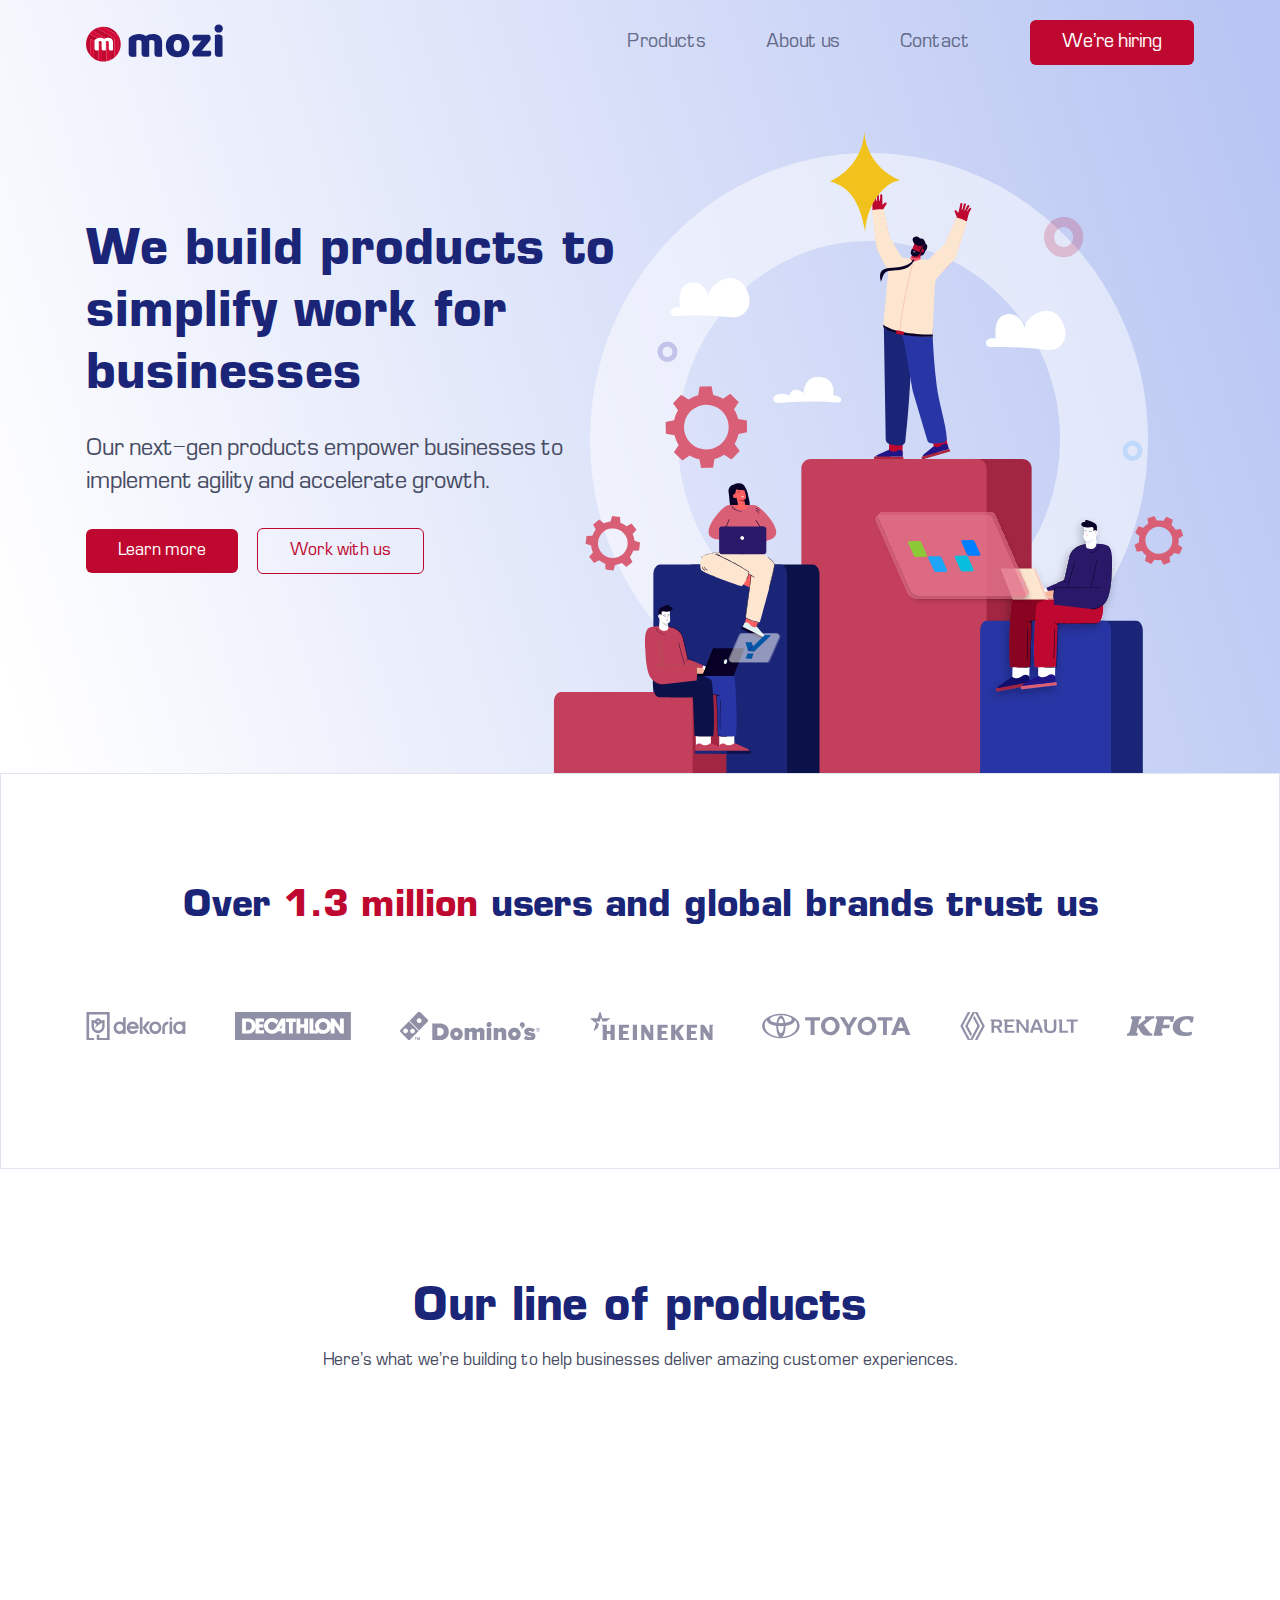
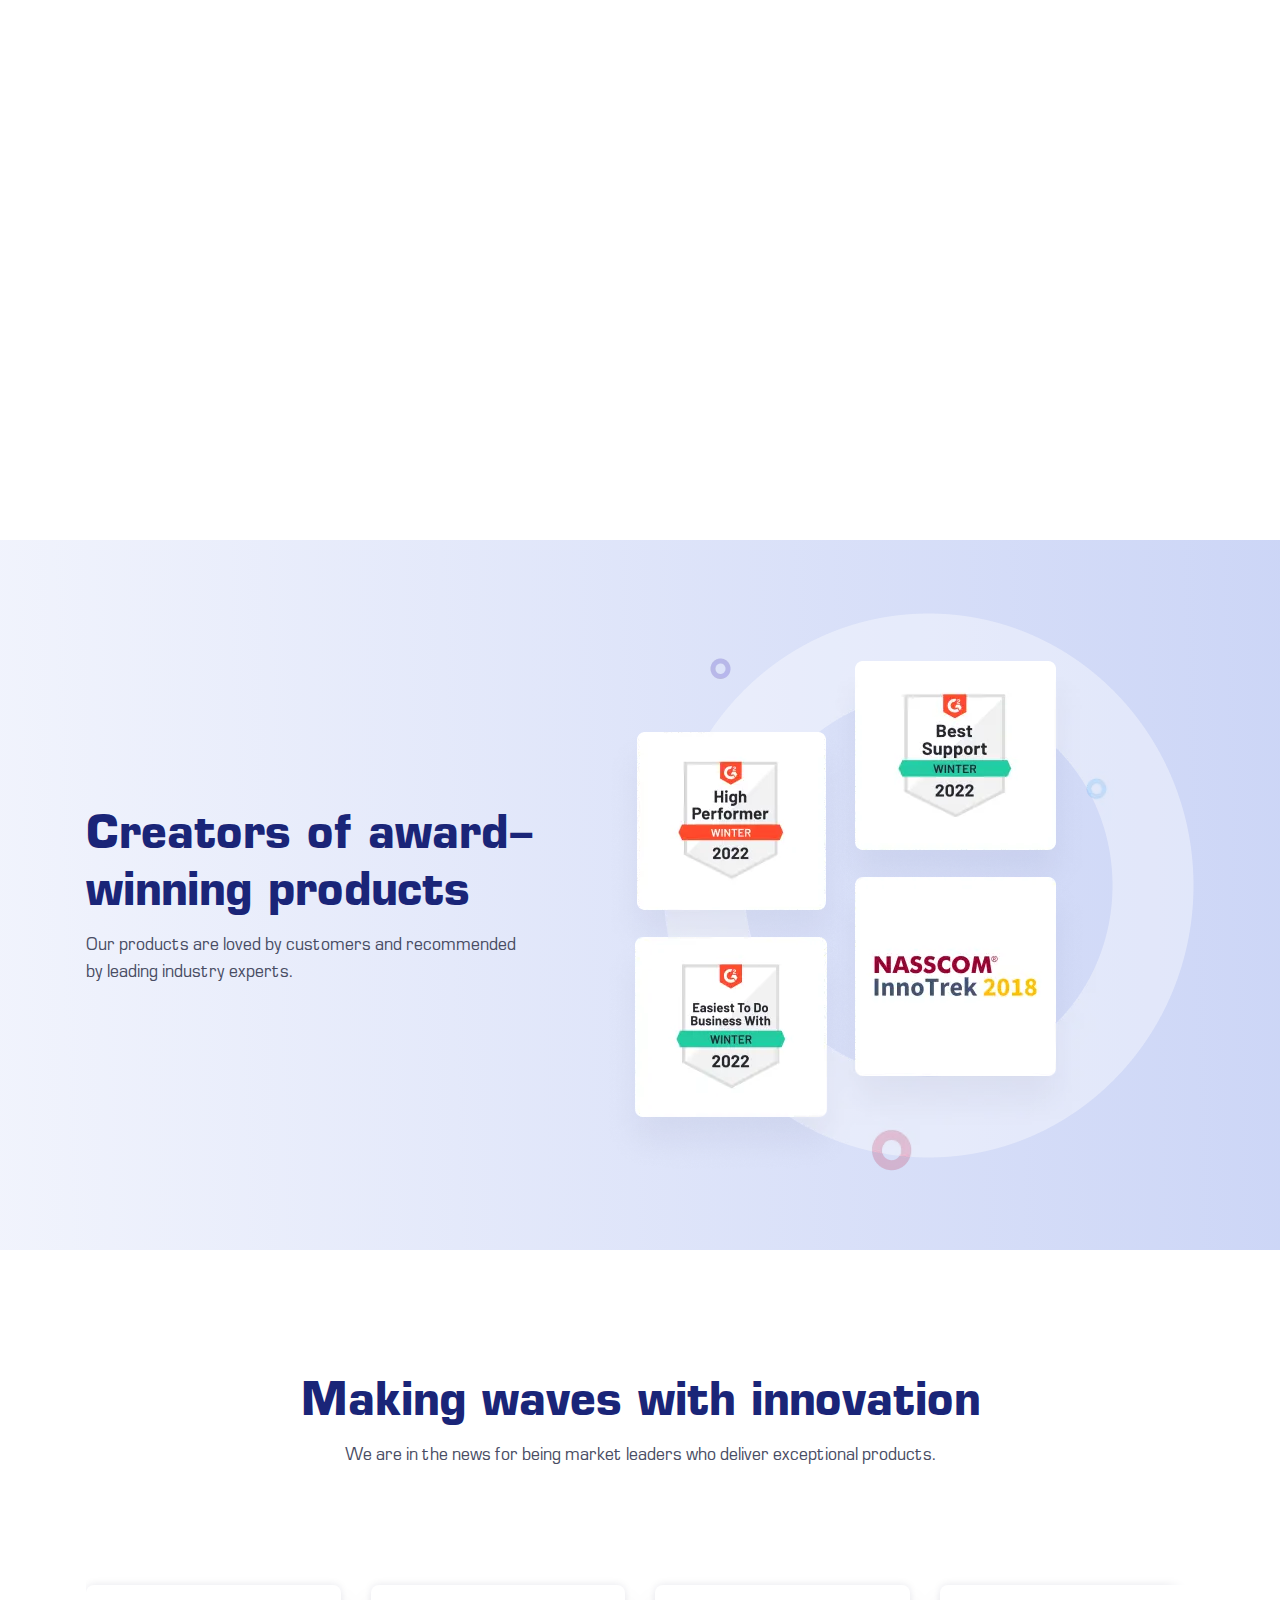
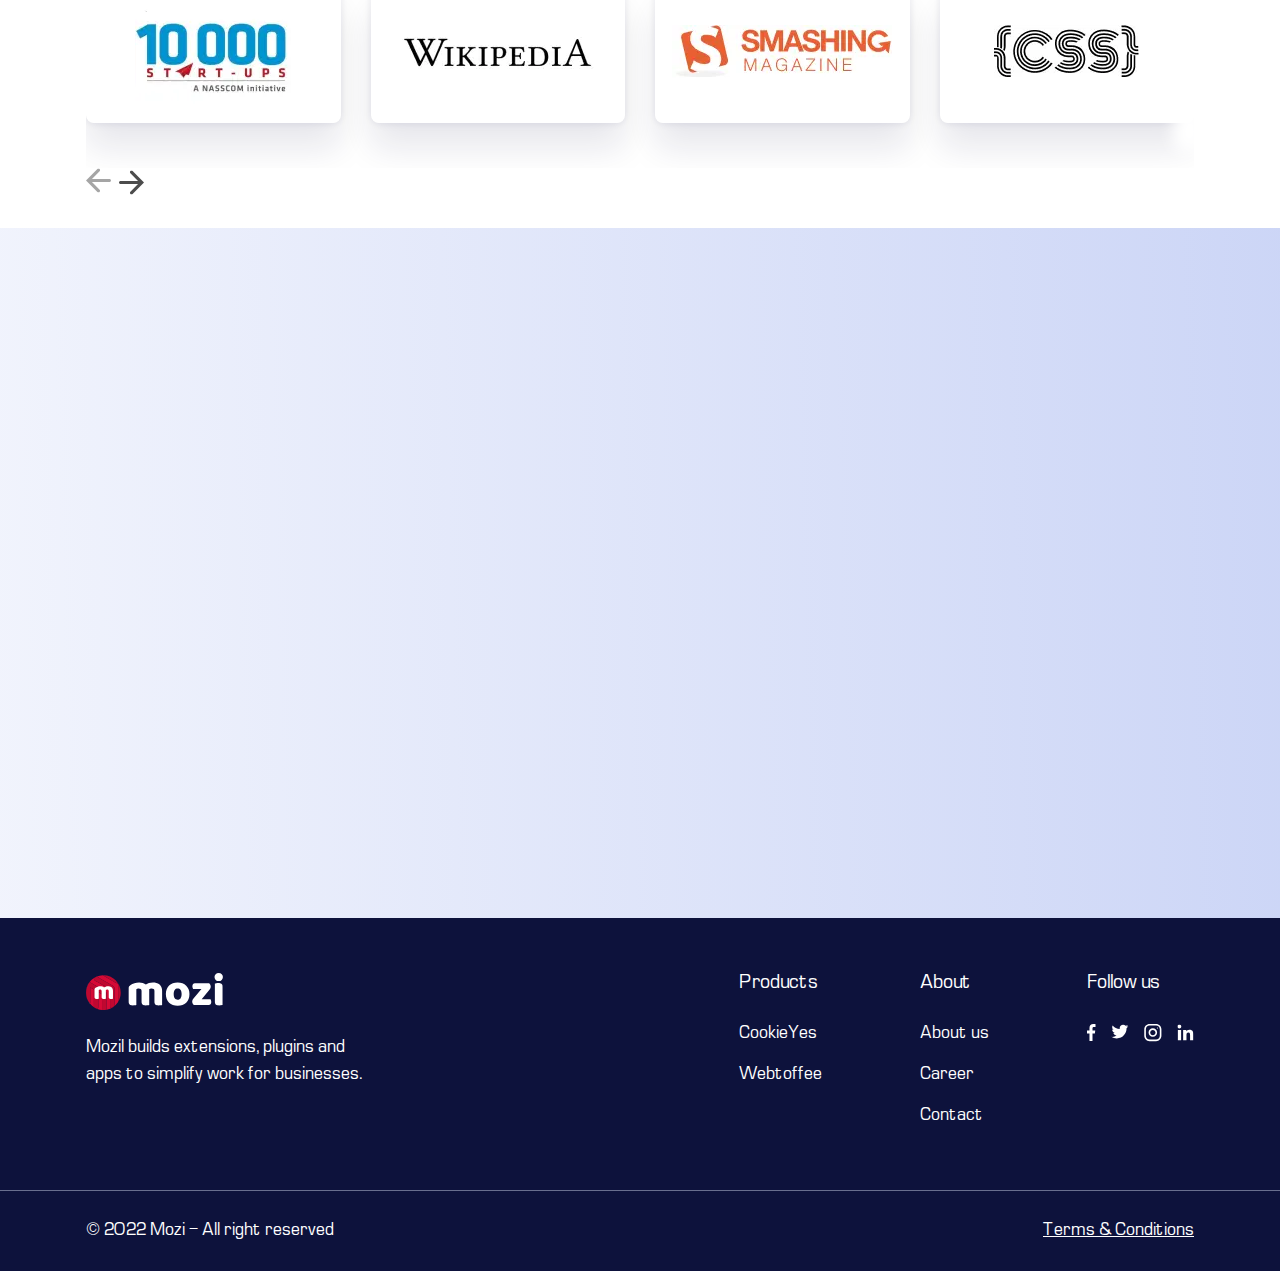
<file: index.html>
<!DOCTYPE html>
<html lang="ru">

<head>
	<title>home</title>
	<meta charset="UTF-8">
	<meta name="format-detection" content="telephone=no">
	<!-- <style>body{opacity: 0;}</style> -->
	<link rel="stylesheet" href="css/style.css?_v=20220321122610">
	<link rel="shortcut icon" href="favicon.ico">
	<!-- <meta name="robots" content="noindex, nofollow"> -->
	<meta name="viewport" content="width=device-width, initial-scale=1.0">
</head>

<body>
	<div class="wrapper">
		<div class="hero__wrapper">
			<header class="header">
				<div class="header__container">
					<div class="header__logo"><a href="index.html"> <img class="header__img-main" src="img/logo.svg" alt=""> </a>
						<img class="header__img" src="img/logo-white.svg" alt="">
					</div>
					<div class="header__menu menu">
						<button type="button" class="menu__icon icon-menu"><span></span></button>
						<nav class="menu__body">
							<ul class="menu__list">
								<li class="menu__item"><a href="products.html" class="menu__link">Products</a></li>
								<li class="menu__item"><a href="about.html" class="menu__link">About us</a></li>
								<li class="menu__item"><a href="contact.html" class="menu__link">Contact</a></li>
								<li class="menu__item"><a href="career.html" class="menu__link btn"><span>We’re hiring</span></a></li>
							</ul>
						</nav>
					</div>
				</div>
			</header>

			<section class="hero hero_main">
				<img data-watch data-watch-once class="hero__img" src="img/hero-main.svg" alt="">
				<div class="hero__container">
					<div class="hero__item">
						<h1 data-watch data-watch-once class="hero__title">We build products to simplify work for businesses</h1>
						<div data-watch data-watch-once class="hero__text">Our next-gen products empower businesses to implement agility and accelerate growth. </div>
						<div data-watch data-watch-once class="hero__buttons">
							<a href="about.html" class="hero__btn-1 btn">Learn more</a>
							<a href="contact.html" class="hero__btn-2 btn-outline">Work with us</a>
						</div>
					</div>
				</div>
			</section>
		</div>

		<main class="page">

			<section class="brands">
				<div class="brands__container">
					<h3 class="brands__title">Over <span>1.3 million</span> users and global brands trust us </h3>

					<div class="brands__row">
						<div class="brands__item">
							<img src="img/brand-1.svg" alt="">
						</div>
						<div class="brands__item">
							<img src="img/brand-2.svg" alt="">
						</div>
						<div class="brands__item">
							<img src="img/brand-3.svg" alt="">
						</div>
						<div class="brands__item">
							<img src="img/brand-4.svg" alt="">
						</div>
						<div class="brands__item">
							<img src="img/brand-5.svg" alt="">
						</div>
						<div class="brands__item">
							<img src="img/brand-6.svg" alt="">
						</div>
						<div class="brands__item">
							<img src="img/brand-7.svg" alt="">
						</div>
					</div>

				</div>
			</section>

			<section class="products">
				<div class="products__container">
					<h3 class="products__title main-title">Our line of products</h3>
					<h4 class="products__subtitle main-subtitle">Here’s what we’re building to help businesses deliver
						amazing
						customer experiences.</h4>
					<div class="products__row">
						<div data-watch class="products__item item-products">
							<div class="item-products__content">
								<div class="item-products__logo">
									<img src="img/products-logo-1.svg" alt="">
								</div>
								<div class="item-products__text">Cookie consent solution for privacy compliance.</div>
								<a href="products.html" class="item-products__btn">
									<span>
										<svg width="14" height="15" viewBox="0 0 14 15" fill="none" xmlns="http://www.w3.org/2000/svg">
											<path d="M7.39375 13.0125L12.9049 7.50002L7.39235 1.98752M1.09375 7.50002H12.9063H1.09375Z" stroke="#BF0830" stroke-width="2" stroke-linecap="round" stroke-linejoin="round" />
										</svg>
									</span>
									<span>Learn more</span>
								</a>
							</div>
							<div class="item-products__img">
								<picture><source srcset="img/products-1.webp" type="image/webp"><img src="img/products-1.png" alt=""></picture>
							</div>
						</div>

						<div data-watch class="products__item item-products">
							<div class="item-products__content">
								<div class="item-products__logo">
									<img src="img/products-logo-2.svg" alt="">
								</div>
								<div class="item-products__text">Plugins and extensions for eCommerce needs.</div>
								<a href="products.html" class="item-products__btn">
									<span>
										<svg width="14" height="15" viewBox="0 0 14 15" fill="none" xmlns="http://www.w3.org/2000/svg">
											<path d="M7.39375 13.0125L12.9049 7.50002L7.39235 1.98752M1.09375 7.50002H12.9063H1.09375Z" stroke="#BF0830" stroke-width="2" stroke-linecap="round" stroke-linejoin="round" />
										</svg>
									</span>
									<span>Learn more</span>
								</a>
							</div>
							<div class="item-products__img">
								<picture><source srcset="img/products-2.webp" type="image/webp"><img src="img/products-2.png" alt=""></picture>
							</div>
						</div>
					</div>
				</div>
			</section>

			<section class="info-1">
				<div class="info-1__container">

					<div class="info-1__item">
						<h3 class="info-1__title main-title">Creators of award-winning products</h3>
						<div class="info-1__text main-subtitle">Our products are loved by customers and recommended by leading industry experts.</div>
					</div>

					<div class="info-1__item">
						<picture><source srcset="img/info-1.webp" type="image/webp"><img src="img/info-1.png" alt=""></picture>
					</div>
				</div>
			</section>

			<section class="slider-innov">
				<div class="slider-innov__container">
					<h3 class="slider-innov__title main-title">Making waves with innovation</h3>
					<div class="slider-innov__subtitle main-subtitle">We are in the news for being market leaders who deliver exceptional products.</div>
					<div class="slider-innov__slider slider-main">

						<div class="slider-main__slider swiper">

							<div class="slider-main__wrapper swiper-wrapper">

								<div class="slider-main__slide swiper-slide"><picture><source srcset="img/slider-innov-1.webp" type="image/webp"><img src="img/slider-innov-1.jpg" alt=""></picture></div>
								<div class="slider-main__slide swiper-slide"><picture><source srcset="img/slider-innov-2.webp" type="image/webp"><img src="img/slider-innov-2.jpg" alt=""></picture></div>
								<div class="slider-main__slide swiper-slide"><picture><source srcset="img/slider-innov-3.webp" type="image/webp"><img src="img/slider-innov-3.jpg" alt=""></picture></div>
								<div class="slider-main__slide swiper-slide"><picture><source srcset="img/slider-innov-4.webp" type="image/webp"><img src="img/slider-innov-4.jpg" alt=""></picture></div>
								<div class="slider-main__slide swiper-slide"><picture><source srcset="img/slider-innov-3.webp" type="image/webp"><img src="img/slider-innov-3.jpg" alt=""></picture></div>
								<div class="slider-main__slide swiper-slide"><picture><source srcset="img/slider-innov-2.webp" type="image/webp"><img src="img/slider-innov-2.jpg" alt=""></picture></div>
								<div class="slider-main__slide swiper-slide"><picture><source srcset="img/slider-innov-1.webp" type="image/webp"><img src="img/slider-innov-1.jpg" alt=""></picture></div>

							</div>

						</div>

						<div class="slider-innov__arrows">
							<button class="slider-innov__arrow-prev">
								<svg width="25" height="25" viewBox="0 0 16 16" fill="none" xmlns="http://www.w3.org/2000/svg">
									<path fill-rule="evenodd" clip-rule="evenodd" d="M7.29469 15.2947C7.68422 15.6842 8.31578 15.6842 8.70532 15.2947C9.0946 14.9054 9.09489 14.2743 8.70595 13.8847L3.83 9L15 9C15.5523 9 16 8.55228 16 8C16 7.44771 15.5523 7 15 7L3.83 7L8.70595 2.11532C9.09489 1.72568 9.0946 1.0946 8.70531 0.705316C8.31578 0.315781 7.68422 0.315781 7.29468 0.705316L-6.99382e-07 8L7.29469 15.2947Z" fill="black" fill-opacity="0.7" />
								</svg>
							</button>
							<button class="slider-innov__arrow-next">
								<svg width="25" height="25" viewBox="0 0 16 16" fill="none" xmlns="http://www.w3.org/2000/svg">
									<path fill-rule="evenodd" clip-rule="evenodd" d="M7.29469 15.2947C7.68422 15.6842 8.31578 15.6842 8.70532 15.2947C9.0946 14.9054 9.09489 14.2743 8.70595 13.8847L3.83 9L15 9C15.5523 9 16 8.55228 16 8C16 7.44771 15.5523 7 15 7L3.83 7L8.70595 2.11532C9.09489 1.72568 9.0946 1.0946 8.70531 0.705316C8.31578 0.315781 7.68422 0.315781 7.29468 0.705316L-6.99382e-07 8L7.29469 15.2947Z" fill="black" fill-opacity="0.7" />
								</svg>
							</button>
						</div>

					</div>
				</div>
			</section>

			<section class="info-2">
				<div class="info-2__container">

					<div data-watch class="info-2__item anim-info-2-1">
						<h3 class="info-2__title main-title">Let's build the next big thing!</h3>
						<div class="info-2__text main-subtitle">Looking to achieve great things? You’ve come to the right place.</div>
						<a href="contact.html" class="info-2__btn btn-outline">Join the team</a>
					</div>

					<div data-watch class="info-2__item anim-info-2-2">
						<img src="img/info-2.svg" alt="">
					</div>
				</div>
			</section>

		</main>
		<footer class="footer">
			<div class="footer__container">
				<div class="footer__item">
					<a href="index.html" class="footer__logo"><img src="img/logo-white.svg" alt=""></a>
					<p class="footer__text">Mozil builds extensions, plugins and apps to simplify work for businesses. </p>
				</div>

				<div class="footer__item footer__item_right">
					<div class="footer__lists list-item">
						<div class="list-item__title">Products</div>
						<ul class="list-item__list">
							<li class="list-item__item-wrap"><a href="products.html" class="list-item__link">CookieYes</a></li>
							<li class="list-item__item-wrap"><a href="products.html" class="list-item__link">Webtoffee</a></li>
						</ul>
					</div>

					<div class="footer__lists list-item">
						<div class="list-item__title">About</div>
						<ul class="list-item__list">
							<li class="list-item__item-wrap"><a href="about.html" class="list-item__link">About us</a></li>
							<li class="list-item__item-wrap"><a href="career.html" class="list-item__link">Career</a></li>
							<li class="list-item__item-wrap"><a href="contact.html" class="list-item__link">Contact</a></li>
						</ul>
					</div>

					<div class="footer__lists list-item">
						<div class="list-item__title">Follow us</div>
						<ul class="list-item__social">
							<li class="list-item__social-wrap"><a href="#" class="list-item__social-link">
									<svg width="9" height="18" viewBox="0 0 9 18" fill="none" xmlns="http://www.w3.org/2000/svg">
										<path d="M6.95282 2.89077H8.50569V0.186185C8.23779 0.14933 7.31641 0.0664062 6.24337 0.0664062C4.00443 0.0664062 2.4707 1.47469 2.4707 4.06304V6.44514H0V9.46867H2.4707V17.0764H5.49989V9.46937H7.87065L8.247 6.44585H5.49918V4.36284C5.49989 3.48895 5.73519 2.89077 6.95282 2.89077Z" fill="white" />
									</svg>
								</a></li>
							<li class="list-item__social-wrap"><a href="#" class="list-item__social-link">
									<svg width="18" height="15" viewBox="0 0 18 15" fill="none" xmlns="http://www.w3.org/2000/svg">
										<path d="M17.2678 2.37425C16.6444 2.64768 15.9802 2.82892 15.2878 2.91692C16.0001 2.49158 16.5439 1.8232 16.7995 1.01758C16.1353 1.41358 15.402 1.6933 14.6204 1.84939C13.9898 1.17787 13.0909 0.761963 12.1103 0.761963C10.2079 0.761963 8.67624 2.30615 8.67624 4.1992C8.67624 4.47158 8.69929 4.73349 8.75586 4.98282C5.899 4.84349 3.3711 3.47425 1.67291 1.38844C1.37643 1.90282 1.20253 2.49158 1.20253 3.12539C1.20253 4.31549 1.81538 5.37044 2.72891 5.9812C2.17681 5.97073 1.63519 5.81044 1.17634 5.55796C1.17634 5.56844 1.17634 5.58206 1.17634 5.59568C1.17634 7.26558 2.36748 8.65263 3.92948 8.97215C3.64976 9.04863 3.34491 9.0853 3.02853 9.0853C2.80853 9.0853 2.58643 9.07272 2.37795 9.02663C2.82319 10.3875 4.08662 11.388 5.58891 11.4204C4.41976 12.335 2.93529 12.8861 1.32824 12.8861C1.04643 12.8861 0.776145 12.8735 0.505859 12.8389C2.02805 13.8205 3.83205 14.381 5.77748 14.381C12.1009 14.381 15.558 9.14292 15.558 4.60253C15.558 4.45063 15.5528 4.30396 15.5455 4.15834C16.2275 3.67434 16.8005 3.06987 17.2678 2.37425Z" fill="white" />
									</svg>
								</a></li>
							<li class="list-item__social-wrap"><a href="#" class="list-item__social-link">
									<svg width="18" height="18" viewBox="0 0 18 18" fill="none" xmlns="http://www.w3.org/2000/svg">
										<path fill-rule="evenodd" clip-rule="evenodd" d="M5.62472 0H12.0533C15.0115 0 17.4104 2.39893 17.4104 5.35714V11.7857C17.4104 14.7439 15.0115 17.1429 12.0533 17.1429H5.62472C2.66651 17.1429 0.267578 14.7439 0.267578 11.7857V5.35714C0.267578 2.39893 2.66651 0 5.62472 0ZM12.0531 15.5357C14.1209 15.5357 15.8031 13.8536 15.8031 11.7857V5.35718C15.8031 3.28932 14.1209 1.60718 12.0531 1.60718H5.62451C3.55665 1.60718 1.87451 3.28932 1.87451 5.35718V11.7857C1.87451 13.8536 3.55665 15.5357 5.62451 15.5357H12.0531Z" fill="white" />
										<path fill-rule="evenodd" clip-rule="evenodd" d="M4.55273 8.5716C4.55273 6.20482 6.47166 4.28589 8.83845 4.28589C11.2052 4.28589 13.1242 6.20482 13.1242 8.5716C13.1242 10.9384 11.2052 12.8573 8.83845 12.8573C6.47166 12.8573 4.55273 10.9384 4.55273 8.5716ZM6.15967 8.57164C6.15967 10.0481 7.36181 11.2502 8.83824 11.2502C10.3147 11.2502 11.5168 10.0481 11.5168 8.57164C11.5168 7.09414 10.3147 5.89307 8.83824 5.89307C7.36181 5.89307 6.15967 7.09414 6.15967 8.57164Z" fill="white" />
										<circle cx="13.4461" cy="3.96414" r="0.571071" fill="white" />
									</svg>
								</a></li>
							<li class="list-item__social-wrap"><a href="#" class="list-item__social-link">
									<svg width="17" height="17" viewBox="0 0 17 17" fill="none" xmlns="http://www.w3.org/2000/svg">
										<g clip-path="url(#clip0_8342_204)">
											<path d="M4.01709 16.5715H0.780099V5.93569H4.10958V16.5715H4.01709ZM2.35236 4.45592C1.33501 4.45592 0.410156 3.62356 0.410156 2.51373C0.410156 1.49639 1.24253 0.571533 2.35236 0.571533C3.36969 0.571533 4.29454 1.4039 4.29454 2.51373C4.29454 3.62356 3.46218 4.45592 2.35236 4.45592ZM16.4102 16.5715H13.0807V11.3923C13.0807 10.19 13.0807 8.61777 11.4159 8.61777C9.65872 8.61777 9.47374 9.91257 9.47374 11.2999V16.5715H6.14426V5.93569H9.28877V7.41547C9.7512 6.58309 10.7685 5.75072 12.4333 5.75072C15.7628 5.75072 16.4102 7.97037 16.4102 10.8374V16.5715Z" fill="white" />
										</g>
										<defs>
											<clipPath id="clip0_8342_204">
												<rect width="16" height="16" fill="white" transform="translate(0.410156 0.571533)" />
											</clipPath>
										</defs>
									</svg>
								</a></li>
						</ul>
					</div>
				</div>
			</div>
			<div class="footer__copyright">
				<div class="footer__container">
					<div class="footer__copy-item">
						© 2022 Mozi - All right reserved
					</div>
					<div class="footer__copy-item">
						<a href="#">Terms & Conditions</a>
					</div>

				</div>
			</div>
		</footer>
	</div>

	<script src="js/app.min.js?_v=20220321122610"></script>
</body>

</html>
</file>
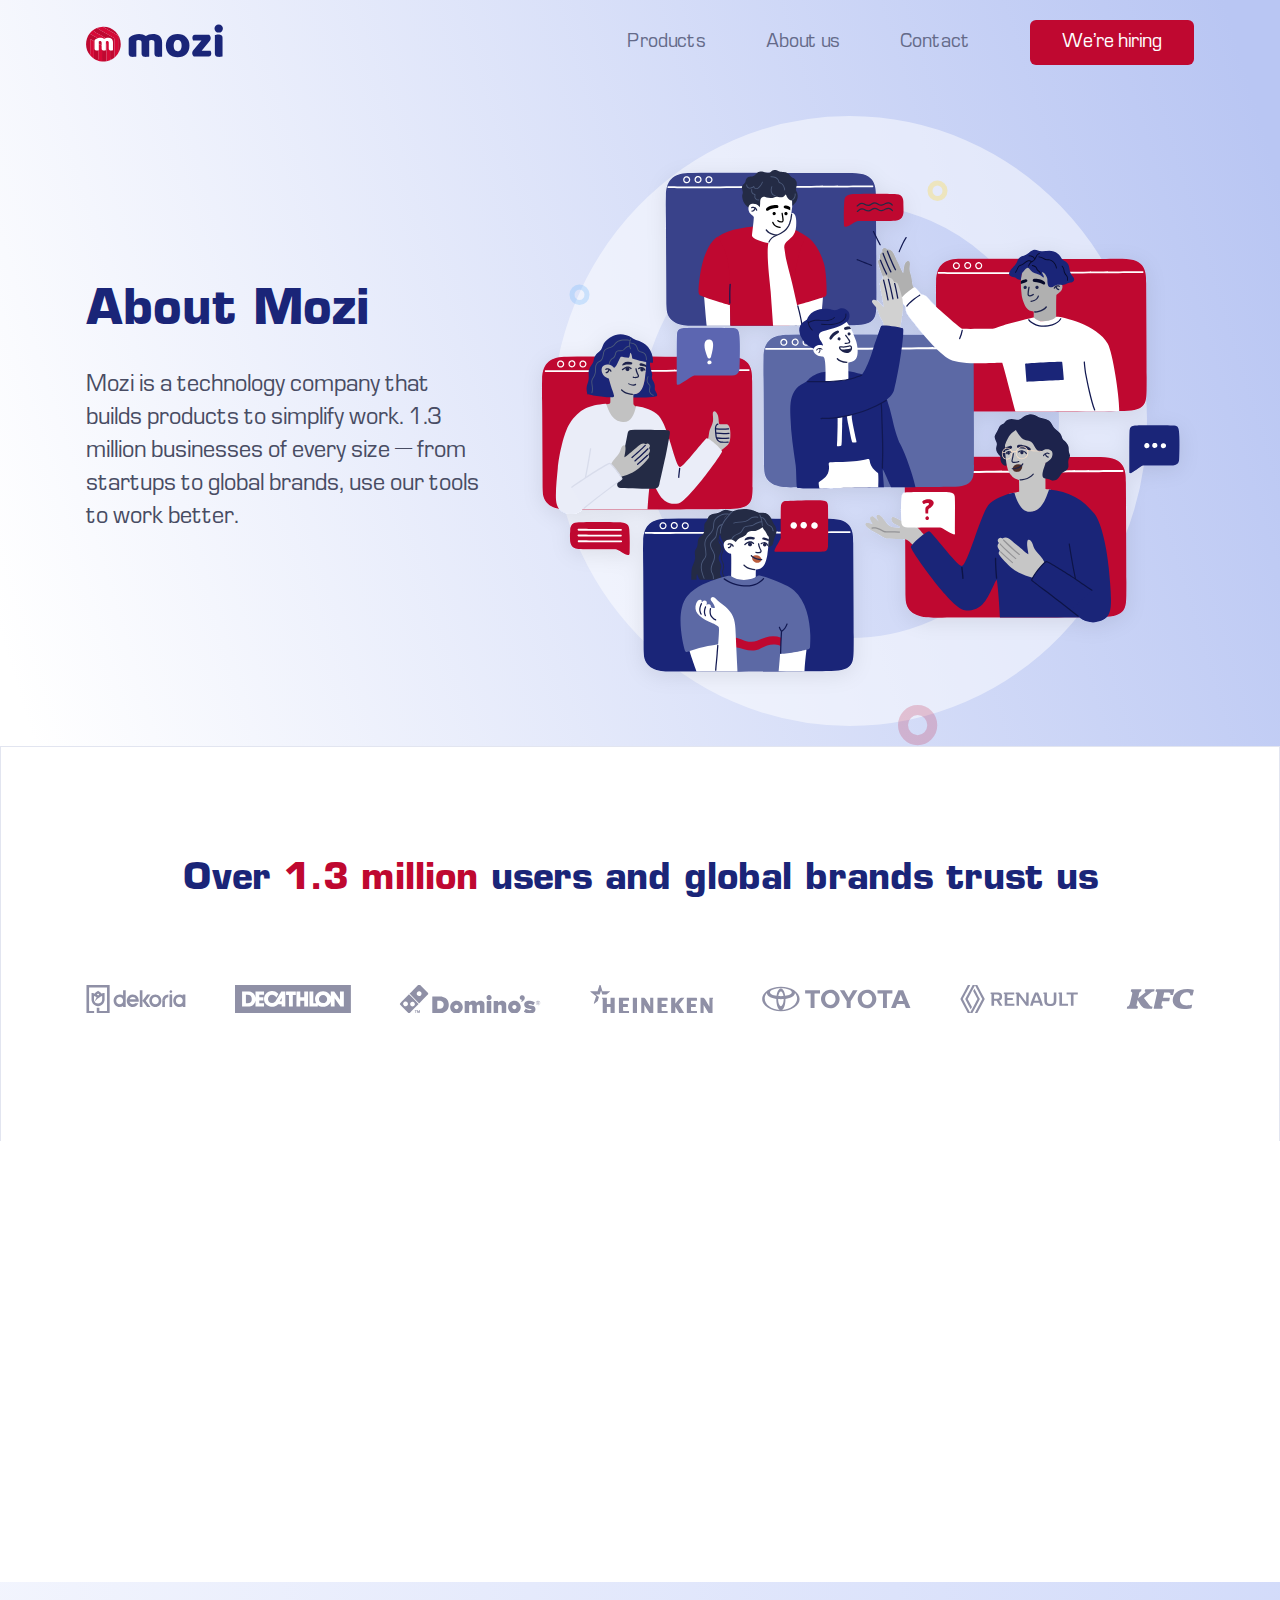
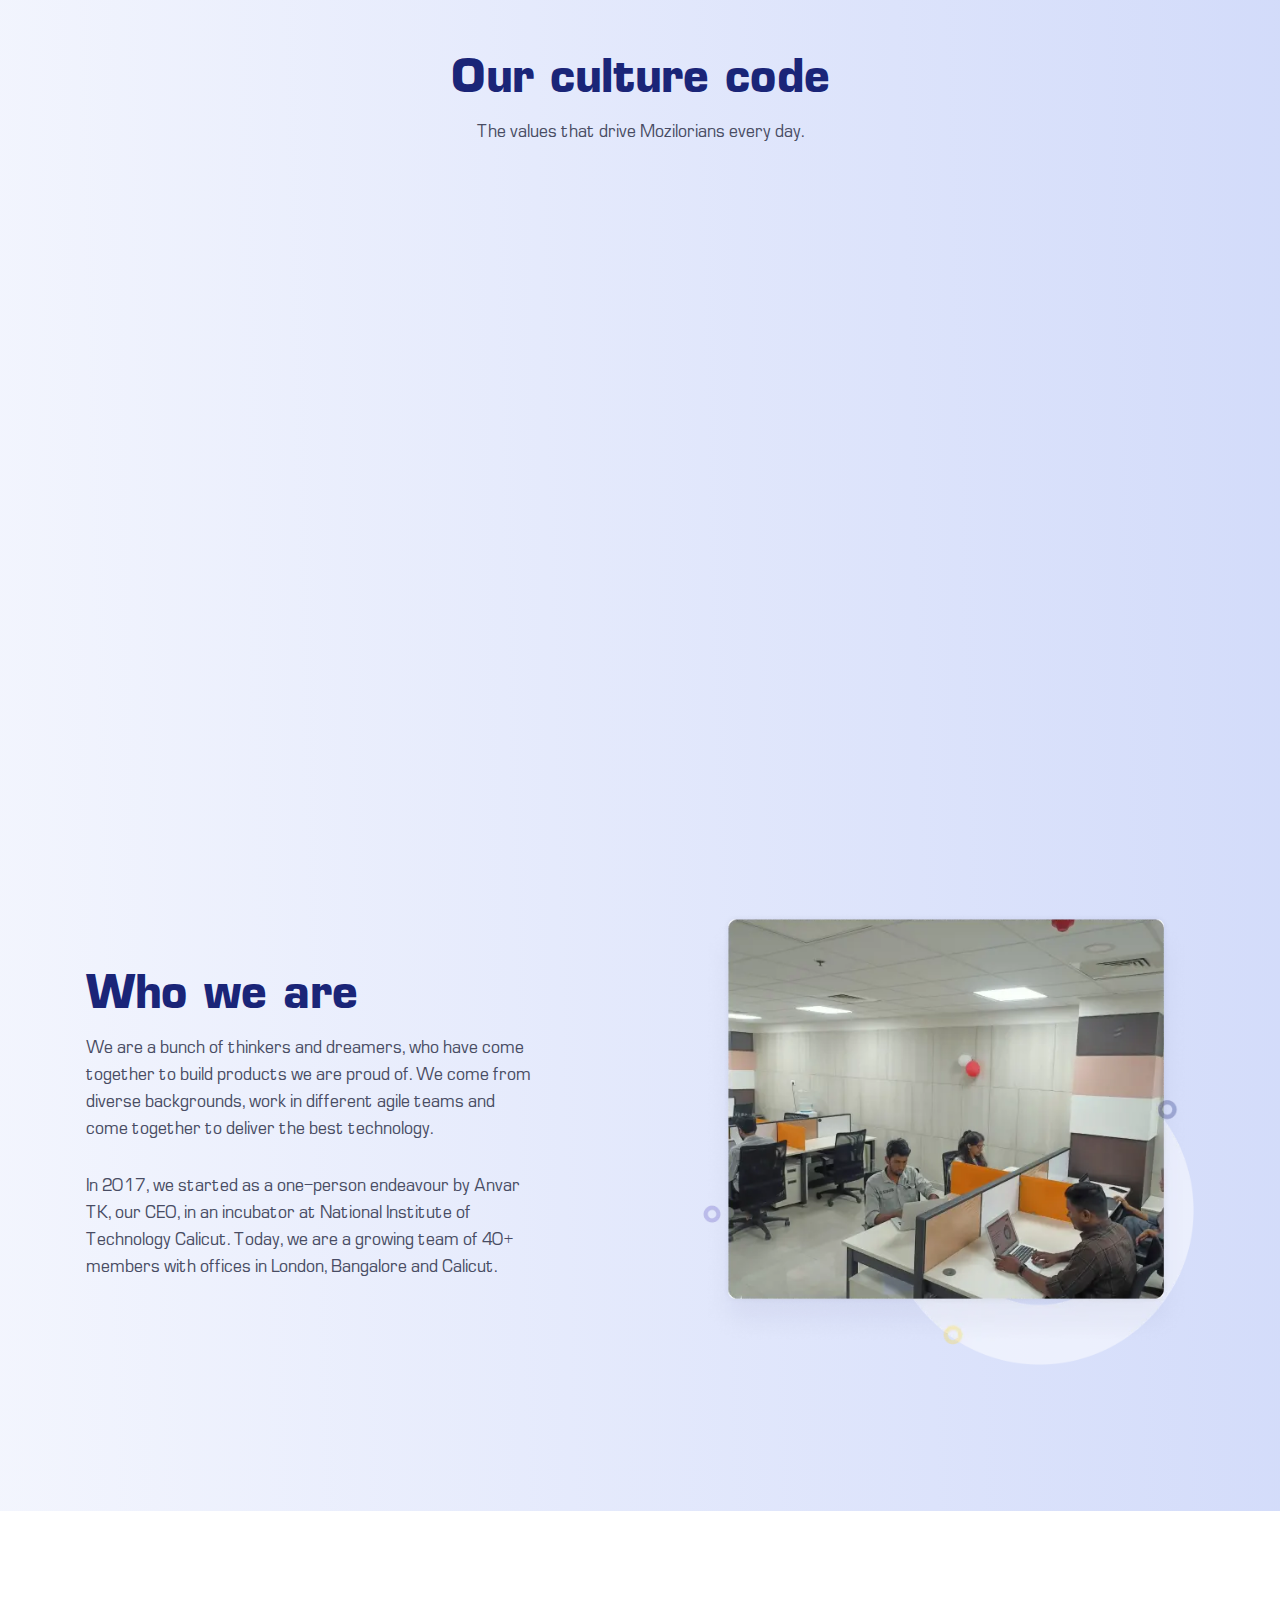
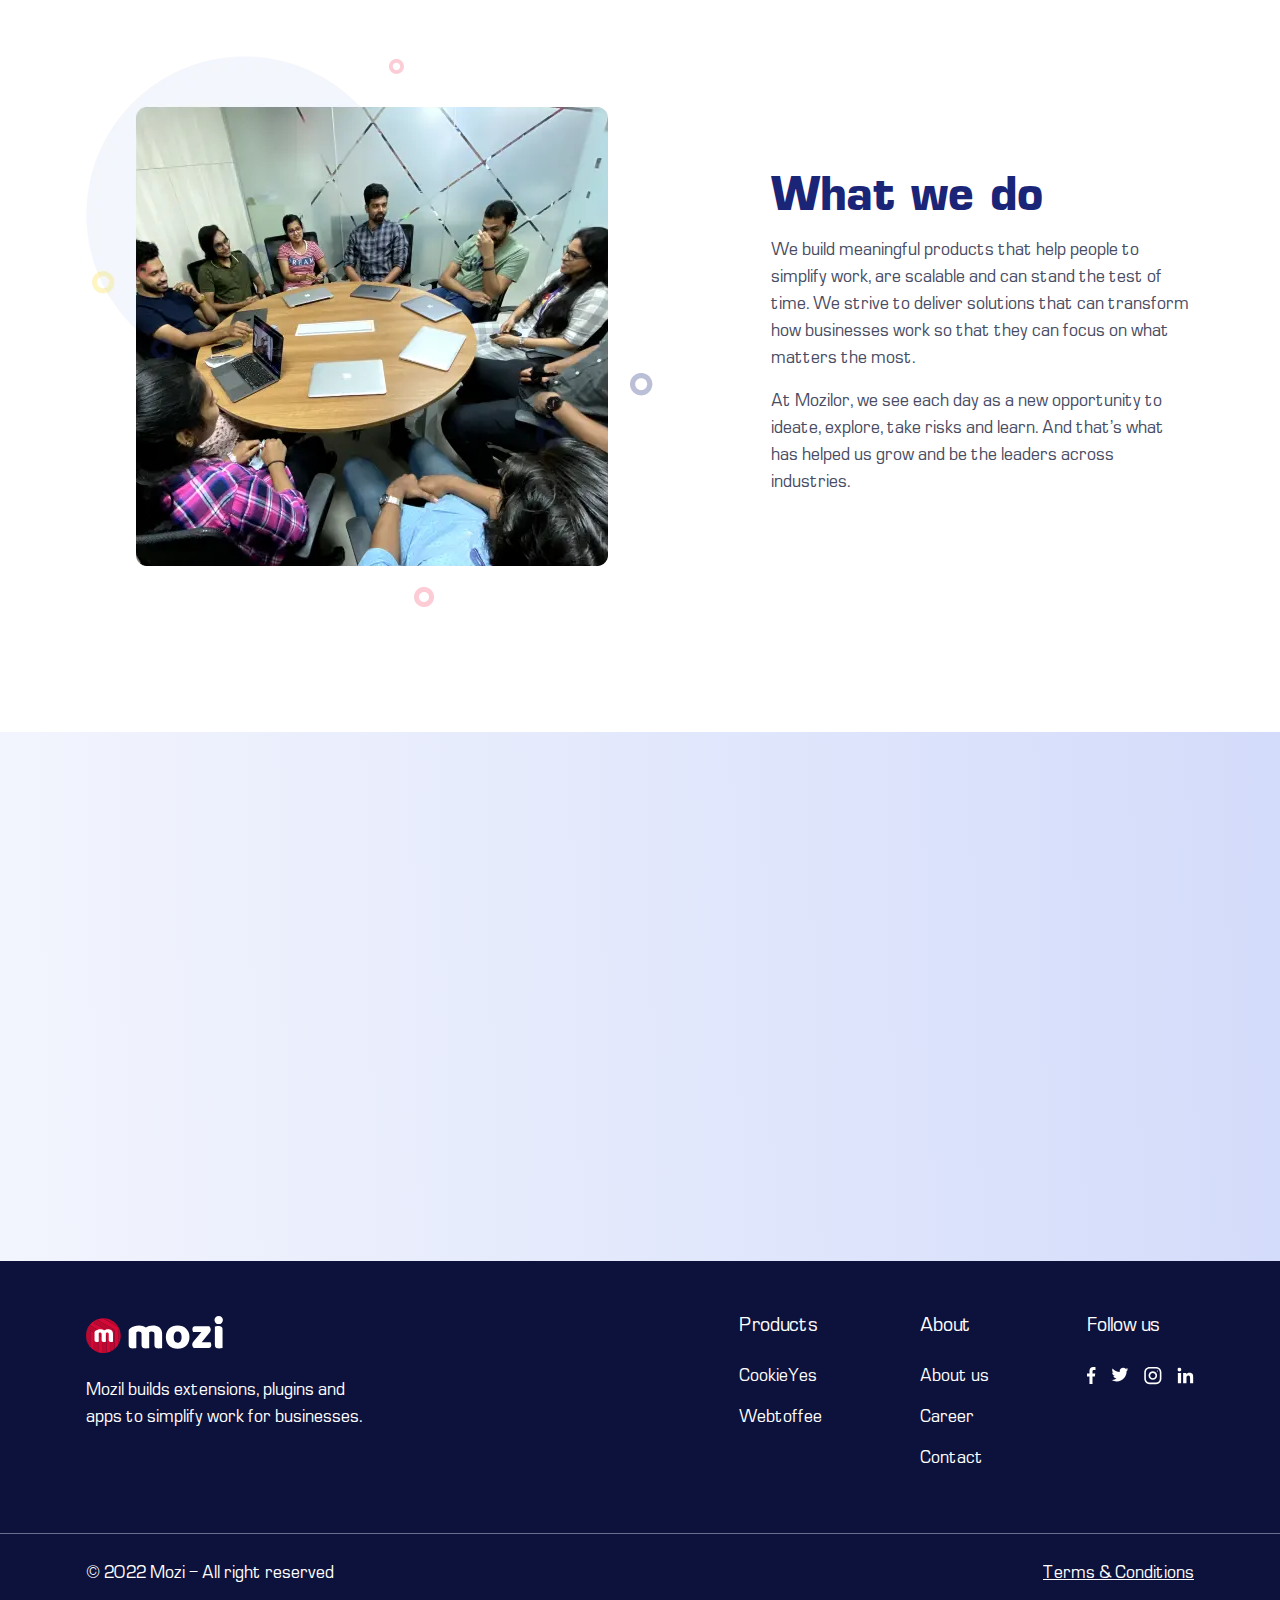
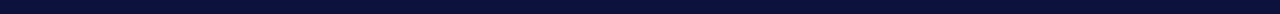
<file: about.html>
<!DOCTYPE html>
<html lang="ru">

<head>
	<title>about</title>
	<meta charset="UTF-8">
	<meta name="format-detection" content="telephone=no">
	<!-- <style>body{opacity: 0;}</style> -->
	<link rel="stylesheet" href="css/style.min.css?_v=20220321122610">
	<link rel="shortcut icon" href="favicon.ico">
	<!-- <meta name="robots" content="noindex, nofollow"> -->
	<meta name="viewport" content="width=device-width, initial-scale=1.0">
</head>

<body>
	<div class="wrapper">

		<div class="hero__wrapper">
			<header class="header">
				<div class="header__container">
					<div class="header__logo"><a href="index.html"> <img class="header__img-main" src="img/logo.svg" alt=""> </a>
						<img class="header__img" src="img/logo-white.svg" alt="">
					</div>
					<div class="header__menu menu">
						<button type="button" class="menu__icon icon-menu"><span></span></button>
						<nav class="menu__body">
							<ul class="menu__list">
								<li class="menu__item"><a href="products.html" class="menu__link">Products</a></li>
								<li class="menu__item"><a href="about.html" class="menu__link">About us</a></li>
								<li class="menu__item"><a href="contact.html" class="menu__link">Contact</a></li>
								<li class="menu__item"><a href="career.html" class="menu__link btn"><span>We’re hiring</span></a></li>
							</ul>
						</nav>
					</div>
				</div>
			</header>

			<section class="hero hero_about">
				<img data-watch data-watch-once class="hero__img" src="img/hero_about.svg" alt="">
				<div class="hero__container">
					<div class="hero__item">
						<h1 data-watch data-watch-once class="hero__title">About Mozi</h1>
						<div data-watch data-watch-once class="hero__text">Mozi is a technology company that builds products to simplify work. 1.3 million
							businesses of every size — from startups to global brands, use our tools to work better. </div>
					</div>
				</div>
			</section>
		</div>

		<main class="page page-about">

			<section class="brands">
				<div class="brands__container">
					<h3 class="brands__title">Over <span>1.3 million</span> users and global brands trust us </h3>

					<div class="brands__row">
						<div class="brands__item">
							<img src="img/brand-1.svg" alt="">
						</div>
						<div class="brands__item">
							<img src="img/brand-2.svg" alt="">
						</div>
						<div class="brands__item">
							<img src="img/brand-3.svg" alt="">
						</div>
						<div class="brands__item">
							<img src="img/brand-4.svg" alt="">
						</div>
						<div class="brands__item">
							<img src="img/brand-5.svg" alt="">
						</div>
						<div class="brands__item">
							<img src="img/brand-6.svg" alt="">
						</div>
						<div class="brands__item">
							<img src="img/brand-7.svg" alt="">
						</div>
					</div>

				</div>
			</section>

			<div class="stats">
				<div class="stats__container">

					<div data-watch class="stats__item item-stats">
						<div class="item-stats__title">2017</div>
						<div class="item-stats__text">Founded in</div>
						<div class="item-stats__img">
							<img src="img/rocket.svg" alt="">
						</div>
					</div>

					<div data-watch class="stats__item item-stats">
						<div class="item-stats__title">44+</div>
						<div class="item-stats__text">Employees</div>
						<div class="item-stats__img">
							<img src="img/people.svg" alt="">
						</div>
					</div>

					<div data-watch class="stats__item item-stats">
						<div class="item-stats__title">1.3M+</div>
						<div class="item-stats__text">Active users</div>
						<div class="item-stats__img">
							<img src="img/network.svg" alt="">
						</div>
					</div>

				</div>
			</div>

			<div class="culture">
				<div class="culture__container">
					<h3 class="culture__title main-title">Our culture code </h3>
					<div class="culture__subtitle main-subtitle">The values that drive Mozilorians every day.</div>

					<div class="culture__block">

						<div class="culture__table table">
							<div data-watch class="table__item">
								<div class="table__title">Integrity</div>
								<div class="table__text">We value people who live by a
									strong moral code and act with uncompromising honesty in everything they do.
								</div>
							</div>



							<div data-watch class="table__item">
								<div class="table__title">Accountability</div>
								<div class="table__text">We take ownership of everything we do, including our mistakes.
									We learn from them so that we can make better mistakes next time.</div>
							</div>



							<div data-watch class="table__item">
								<div class="table__title">Humility</div>
								<div class="table__text">We value curiosity to learn from anyone, anywhere and the
									openness to acknowledge differences.</div>
							</div>


							<div data-watch class="table__item">
								<div class="table__title">Autonomy</div>
								<div class="table__text">We insist on individuality and care for the goals we achieve,
									not the procedures or ceremony in getting there. </div>
							</div>



							<div data-watch class="table__item">
								<div class="table__title">Conscientiousness</div>
								<div class="table__text">We seek to be principled and reliable so that we can always
									provide value for everyone around us.</div>
							</div>



							<div data-watch class="table__item">
								<div class="table__title">Contribution</div>
								<div class="table__text">We actively look for opportunities to give back to our team and
									the world around us.</div>
							</div>
						</div>

					</div>

					<div class="culture__block">
						<section class="info-5">
							<div class="info-5__container">

								<div class="info-5__item">
									<h3 class="info-5__title main-title">Who we are</h3>
									<div class="info-5__text main-subtitle">
										<p>We are a bunch of thinkers and dreamers, who have come together to build
											products we are proud of. We come from diverse backgrounds, work in
											different agile teams and come together to deliver the best technology.

										</p>
									</div>
									<div class="info-5__text main-subtitle">
										<p>In 2017, we started as a one-person endeavour by Anvar TK, our CEO, in an
											incubator at National Institute of Technology Calicut. Today, we are a
											growing team of 40+ members with offices in London, Bangalore and Calicut.
										</p>
										</p>
									</div>
								</div>

								<div class="info-5__item">
									<picture><source srcset="img/info-5.webp" type="image/webp"><img src="img/info-5.png" alt=""></picture>
								</div>
							</div>
						</section>
					</div>

				</div>
			</div>

			<section class="info-6">
				<div class="info-6__container">

					<div class="info-6__item">
						<h3 class="info-6__title main-title">What we do</h3>
						<div class="info-6__text main-subtitle">
							<p>We build meaningful products that help people to simplify work, are scalable and can
								stand the test of time. We strive to deliver solutions that can transform how businesses
								work so that they can focus on what matters the most.
							</p>
						</div>
						<div class="info-6__text main-subtitle">
							<p>At Mozilor, we see each day as a new opportunity to ideate, explore, take risks and
								learn. And that’s what has helped us grow and be the leaders across industries.
							</p>
							</p>
						</div>
					</div>

					<div class="info-6__item">
						<picture><source srcset="img/info-6.webp" type="image/webp"><img src="img/info-6.png" alt=""></picture>
					</div>
				</div>
			</section>

			<section class="info-7">
				<div class="info-7__container">

					<div data-watch class="info-7__item anim-info-7-1">
						<h3 class="info-7__title main-title">We are hiring!</h3>
						<div class="info-7__text main-subtitle">
							<p>Help us build tools for the future. We’re looking for curious and smart people to join
								forces with us and grow together.
							</p>
						</div>
						<a href="contact.html" class="info-7__btn btn-outline">Join the squad
							<svg width="222" height="59" viewBox="0 0 222 59" fill="none" xmlns="http://www.w3.org/2000/svg">
								<path class="path" d="M73.082 33.91C73.0473 33.9967 73.0127 34.092 72.978 34.196C72.9607 34.2827 72.9087 34.378 72.822 34.482C72.8047 34.482 72.7873 34.482 72.77 34.482C72.7527 34.4647 72.7353 34.456 72.718 34.456C72.7527 34.352 72.796 34.2567 72.848 34.17C72.9 34.066 72.9433 33.962 72.978 33.858C73.0127 33.8927 73.0473 33.91 73.082 33.91ZM86.81 34.56C86.8273 34.6467 86.8187 34.7247 86.784 34.794C86.7493 34.846 86.7407 34.898 86.758 34.95C86.8447 35.2793 86.8273 35.574 86.706 35.834C86.5847 36.094 86.4547 36.354 86.316 36.614C86.2293 36.822 86.1253 37.03 86.004 37.238C85.8827 37.4287 85.7527 37.6453 85.614 37.888C85.5273 38.0093 85.432 38.122 85.328 38.226C85.224 38.33 85.1287 38.434 85.042 38.538C84.9553 38.6593 84.86 38.7807 84.756 38.902C84.652 39.006 84.5567 39.1187 84.47 39.24C84.2793 39.4827 84.0713 39.6993 83.846 39.89C83.6207 40.0807 83.43 40.2973 83.274 40.54C83.1353 40.748 82.9447 40.9473 82.702 41.138C82.4073 41.3633 82.1213 41.58 81.844 41.788C81.584 41.996 81.3153 42.204 81.038 42.412C80.9687 42.4467 80.8993 42.4727 80.83 42.49C80.778 42.5073 80.7173 42.5333 80.648 42.568C80.6827 42.6893 80.6393 42.7847 80.518 42.854C80.3793 42.958 80.2493 43.0447 80.128 43.114C80.0067 43.166 79.8767 43.2267 79.738 43.296C79.5993 43.3653 79.4693 43.4607 79.348 43.582C79.244 43.7033 79.1227 43.8073 78.984 43.894C78.9147 43.9807 78.8367 44.05 78.75 44.102C78.6633 44.1367 78.5767 44.1713 78.49 44.206C78.2647 44.2927 78.048 44.388 77.84 44.492C77.632 44.5787 77.4413 44.7087 77.268 44.882C77.1467 44.986 76.9993 45.064 76.826 45.116C76.67 45.168 76.514 45.2373 76.358 45.324C76.2713 45.3587 76.1847 45.3933 76.098 45.428C76.0113 45.4627 75.916 45.4973 75.812 45.532C75.6387 45.6013 75.474 45.6793 75.318 45.766C75.1793 45.8527 75.0233 45.922 74.85 45.974C74.6593 46.0607 74.4687 46.1387 74.278 46.208C74.0873 46.2773 73.8967 46.3467 73.706 46.416C73.6193 46.4507 73.524 46.494 73.42 46.546C73.3333 46.598 73.238 46.6413 73.134 46.676C73.03 46.7107 72.9087 46.7453 72.77 46.78C72.6313 46.832 72.51 46.8753 72.406 46.91C72.1807 46.962 71.9553 47.0227 71.73 47.092C71.522 47.1787 71.2967 47.2393 71.054 47.274C71.002 47.2913 70.9153 47.3 70.794 47.3C70.794 47.3693 70.7853 47.4213 70.768 47.456C70.6467 47.768 70.7073 48.054 70.95 48.314C70.9673 48.3487 70.9847 48.3747 71.002 48.392C71.0367 48.4267 71.0713 48.4787 71.106 48.548C70.9847 48.5827 70.8807 48.5913 70.794 48.574C70.7073 48.5567 70.6207 48.522 70.534 48.47C70.4647 48.4353 70.3867 48.392 70.3 48.34C70.2307 48.288 70.1613 48.2447 70.092 48.21C70.0227 48.1927 69.9707 48.132 69.936 48.028C69.9013 47.924 69.8667 47.82 69.832 47.716C69.7973 47.6467 69.728 47.5947 69.624 47.56C69.5373 47.5253 69.5027 47.4733 69.52 47.404C69.2253 47.456 68.948 47.482 68.688 47.482C68.4107 47.4993 68.1247 47.4387 67.83 47.3C67.6393 47.196 67.4487 47.0833 67.258 46.962C67.0673 46.858 66.8767 46.7453 66.686 46.624C66.5993 46.6067 66.5387 46.5807 66.504 46.546C66.4693 46.5113 66.478 46.4593 66.53 46.39C66.5647 46.3553 66.5473 46.3033 66.478 46.234C66.27 46.078 66.0967 45.896 65.958 45.688C65.8193 45.48 65.698 45.2547 65.594 45.012C65.5073 44.8213 65.4207 44.6307 65.334 44.44C65.2473 44.2493 65.1867 44.0413 65.152 43.816C65.1173 43.6253 65.1 43.4433 65.1 43.27C65.1 43.0967 65.0913 42.9147 65.074 42.724C65.074 42.6893 65.074 42.6633 65.074 42.646C65.0567 42.6113 65.048 42.5767 65.048 42.542C65.048 42.4727 65.0653 42.4033 65.1 42.334C65.1 42.2993 65.1087 42.2647 65.126 42.23C65.1433 42.1953 65.1607 42.1607 65.178 42.126C65.2127 42.0567 65.2387 41.9873 65.256 41.918C65.2733 41.8487 65.2387 41.7793 65.152 41.71C65.152 41.6927 65.1693 41.658 65.204 41.606C65.2213 41.554 65.2473 41.5107 65.282 41.476C65.3167 41.5107 65.3513 41.5627 65.386 41.632C65.386 41.632 65.4033 41.6407 65.438 41.658C65.542 41.4153 65.6547 41.164 65.776 40.904C65.88 40.6267 65.984 40.3667 66.088 40.124C66.1747 40.2107 66.192 40.2973 66.14 40.384C66.088 40.4533 66.062 40.5313 66.062 40.618C66.062 40.7393 66.0447 40.8867 66.01 41.06C66.01 41.1813 65.9927 41.268 65.958 41.32C65.8887 41.424 65.8627 41.5107 65.88 41.58C65.88 41.6493 65.958 41.6927 66.114 41.71C65.906 42.1433 65.8713 42.568 66.01 42.984V43.062C65.9407 43.218 65.932 43.374 65.984 43.53C66.0187 43.6687 66.062 43.8073 66.114 43.946C66.2007 44.1887 66.3307 44.3793 66.504 44.518C66.6773 44.6567 66.8767 44.726 67.102 44.726C67.1887 44.726 67.2927 44.726 67.414 44.726C67.518 44.726 67.6133 44.7173 67.7 44.7C67.752 44.6653 67.804 44.6307 67.856 44.596C67.8907 44.544 67.934 44.5007 67.986 44.466C68.1247 44.622 68.272 44.7 68.428 44.7C68.5667 44.6827 68.714 44.648 68.87 44.596C69.0087 44.5613 69.1387 44.544 69.26 44.544C69.2773 44.44 69.286 44.336 69.286 44.232C69.3033 44.128 69.3293 44.0067 69.364 43.868C69.3813 43.7293 69.39 43.5993 69.39 43.478C69.4073 43.3393 69.4333 43.2007 69.468 43.062C69.5547 42.698 69.6327 42.334 69.702 41.97C69.7713 41.5887 69.8493 41.1987 69.936 40.8C70.0227 40.4013 70.118 40.0027 70.222 39.604C70.326 39.2053 70.43 38.8067 70.534 38.408C70.6207 38.1307 70.7073 37.8533 70.794 37.576C70.898 37.2813 70.9933 36.9953 71.08 36.718C71.2533 36.25 71.4093 35.782 71.548 35.314C71.704 34.846 71.8687 34.3607 72.042 33.858C71.7993 34.014 71.6 34.04 71.444 33.936C71.3053 33.8147 71.1493 33.6327 70.976 33.39C70.976 33.3207 70.95 33.26 70.898 33.208C70.846 33.1213 70.794 33.0347 70.742 32.948C70.7073 32.8613 70.716 32.7573 70.768 32.636V32.584V32.558C70.6293 32.506 70.5687 32.4193 70.586 32.298C70.6033 32.1767 70.586 32.0727 70.534 31.986C70.5167 31.9687 70.5167 31.9427 70.534 31.908C70.5513 31.856 70.5773 31.8213 70.612 31.804C70.7507 31.7 70.8893 31.596 71.028 31.492C71.184 31.388 71.34 31.2927 71.496 31.206C71.704 31.0847 71.912 30.972 72.12 30.868C72.328 30.764 72.5273 30.6513 72.718 30.53C72.8913 30.4607 73.0387 30.3913 73.16 30.322C73.2813 30.2527 73.4113 30.1747 73.55 30.088C73.706 29.672 73.888 29.23 74.096 28.762C74.1133 28.7273 74.1393 28.632 74.174 28.476C74.226 28.32 74.278 28.164 74.33 28.008C74.4687 27.644 74.616 27.2887 74.772 26.942C74.9107 26.6473 75.0493 26.3267 75.188 25.98C75.3267 25.616 75.4653 25.2867 75.604 24.992C75.6907 24.7667 75.7947 24.55 75.916 24.342C76.0547 24.134 76.1847 23.926 76.306 23.718C76.3753 23.562 76.462 23.4667 76.566 23.432C76.67 23.38 76.7913 23.3713 76.93 23.406C77.0513 23.4407 77.1727 23.4667 77.294 23.484C77.4327 23.484 77.5627 23.5013 77.684 23.536C77.7187 23.5533 77.7533 23.562 77.788 23.562C77.8227 23.562 77.8573 23.5707 77.892 23.588C78.0307 23.7093 78.178 23.822 78.334 23.926C78.5073 24.0127 78.6373 24.134 78.724 24.29C78.776 24.3593 78.8367 24.4287 78.906 24.498C78.9753 24.5673 79.0273 24.6453 79.062 24.732C79.114 24.8187 79.14 24.9227 79.14 25.044C79.14 25.148 79.088 25.2607 78.984 25.382V25.408C78.984 25.4427 78.9927 25.46 79.01 25.46C79.1487 25.6333 79.1747 25.7893 79.088 25.928C79.0013 26.0667 78.8713 26.1967 78.698 26.318C78.6633 26.318 78.646 26.3353 78.646 26.37C78.594 26.4393 78.516 26.552 78.412 26.708C78.3253 26.864 78.2213 27.0373 78.1 27.228C77.996 27.4187 77.8833 27.6093 77.762 27.8C77.658 27.9907 77.5627 28.1553 77.476 28.294C77.6667 28.1553 77.8573 28.008 78.048 27.852C78.2387 27.6787 78.4207 27.514 78.594 27.358C78.8193 27.202 79.0447 27.046 79.27 26.89C79.4953 26.7167 79.712 26.5433 79.92 26.37C80.1107 26.1793 80.31 25.9973 80.518 25.824C80.726 25.6507 80.9253 25.4687 81.116 25.278C81.2547 25.1393 81.376 25.0093 81.48 24.888C81.6013 24.7493 81.7227 24.6107 81.844 24.472C82.0173 24.2987 82.182 24.134 82.338 23.978C82.5113 23.822 82.676 23.6487 82.832 23.458C82.9707 23.3193 83.1007 23.172 83.222 23.016C83.3607 22.8427 83.482 22.6607 83.586 22.47C83.7767 22.1407 83.9673 21.8287 84.158 21.534C84.366 21.2393 84.4787 20.9013 84.496 20.52V19.48C84.4787 19.4453 84.4527 19.402 84.418 19.35C84.3833 19.298 84.3487 19.2633 84.314 19.246C84.158 19.2113 83.9847 19.2027 83.794 19.22C83.6033 19.2373 83.4387 19.2287 83.3 19.194C83.196 19.194 83.1007 19.194 83.014 19.194C82.9273 19.194 82.8407 19.2027 82.754 19.22C82.6327 19.22 82.52 19.2287 82.416 19.246C82.312 19.246 82.1993 19.246 82.078 19.246C82.026 19.246 81.9653 19.2633 81.896 19.298C81.7573 19.3847 81.61 19.4367 81.454 19.454C81.298 19.4887 81.1073 19.5407 80.882 19.61C80.674 19.6793 80.4833 19.7313 80.31 19.766C80.102 19.8007 79.9113 19.8787 79.738 20C79.582 20.104 79.4 20.182 79.192 20.234C79.088 20.2687 78.9927 20.2947 78.906 20.312C78.8193 20.3293 78.724 20.3553 78.62 20.39C78.6547 20.494 78.6893 20.572 78.724 20.624C78.6893 20.624 78.6547 20.6327 78.62 20.65C78.6027 20.65 78.5767 20.65 78.542 20.65C78.3167 20.6153 78.1607 20.676 78.074 20.832C78.0567 20.8667 78.0133 20.8927 77.944 20.91C77.892 20.91 77.8487 20.9273 77.814 20.962C77.7447 20.9967 77.684 21.014 77.632 21.014C77.58 21.014 77.5367 21.0313 77.502 21.066C77.4153 21.1527 77.32 21.2393 77.216 21.326C77.1293 21.3953 77.034 21.4733 76.93 21.56C76.774 21.664 76.618 21.768 76.462 21.872C76.306 21.976 76.1327 22.0973 75.942 22.236C75.8207 22.3227 75.6993 22.4093 75.578 22.496C75.4567 22.5653 75.344 22.652 75.24 22.756C75.0493 22.8773 74.876 22.9987 74.72 23.12C74.564 23.224 74.3907 23.3453 74.2 23.484C74.096 23.5707 73.888 23.744 73.576 24.004C73.2813 24.264 72.9607 24.5413 72.614 24.836C72.2847 25.1307 71.9727 25.408 71.678 25.668C71.4007 25.9107 71.2273 26.0667 71.158 26.136C71.0887 26.2227 71.0107 26.24 70.924 26.188C70.8547 26.136 70.7767 26.058 70.69 25.954C70.6033 25.85 70.5167 25.7373 70.43 25.616C70.3433 25.4773 70.2567 25.3647 70.17 25.278C70.118 25.1567 70.066 25.07 70.014 25.018C69.754 24.7753 69.65 24.576 69.702 24.42C69.754 24.264 69.858 24.0733 70.014 23.848C70.2393 23.536 70.4907 23.276 70.768 23.068C71.0627 22.8427 71.34 22.6 71.6 22.34C71.7733 22.1493 71.9293 21.976 72.068 21.82C72.224 21.664 72.3887 21.5167 72.562 21.378C72.9607 21.0833 73.342 20.806 73.706 20.546C74.0873 20.2687 74.4687 19.9827 74.85 19.688C75.0407 19.5667 75.2227 19.4453 75.396 19.324C75.5693 19.1853 75.7513 19.0467 75.942 18.908C76.2193 18.7693 76.488 18.648 76.748 18.544C77.008 18.4227 77.2593 18.2927 77.502 18.154C77.8487 18.0153 78.204 17.894 78.568 17.79C78.932 17.6687 79.3133 17.5733 79.712 17.504C79.7467 17.504 79.79 17.504 79.842 17.504C79.894 17.4867 79.946 17.478 79.998 17.478C80.1887 17.478 80.3793 17.4867 80.57 17.504C80.7607 17.504 80.9513 17.4953 81.142 17.478C81.5407 17.4607 81.9393 17.4867 82.338 17.556C82.7367 17.6253 83.1093 17.7467 83.456 17.92C83.56 17.9547 83.6467 17.9807 83.716 17.998C83.8547 18.0327 83.9413 18.0587 83.976 18.076C84.0107 18.076 84.0887 18.1193 84.21 18.206C84.314 18.31 84.4093 18.388 84.496 18.44C84.6 18.4747 84.6953 18.5093 84.782 18.544C84.8167 18.5787 84.8427 18.596 84.86 18.596C84.912 18.6307 84.964 18.6653 85.016 18.7C85.0853 18.7173 85.1373 18.7607 85.172 18.83C85.2413 18.9687 85.328 19.0813 85.432 19.168C85.5533 19.2547 85.64 19.3587 85.692 19.48C85.796 19.6707 85.874 19.87 85.926 20.078C85.9953 20.2687 86.0733 20.468 86.16 20.676L86.186 20.702V20.728C86.0993 20.8667 86.082 21.014 86.134 21.17C86.186 21.3087 86.1947 21.4473 86.16 21.586C86.16 21.6207 86.1427 21.6727 86.108 21.742C86.108 21.7767 86.0993 21.8027 86.082 21.82C86.0647 21.8373 86.0647 21.8547 86.082 21.872C86.134 21.976 86.1427 22.0713 86.108 22.158C86.0907 22.2447 86.0647 22.3313 86.03 22.418C86.0127 22.4527 86.0127 22.496 86.03 22.548C86.0473 22.6 86.0473 22.6433 86.03 22.678C85.9953 22.8167 85.9433 22.938 85.874 23.042C85.7873 23.1807 85.7093 23.302 85.64 23.406C85.588 23.51 85.5273 23.6227 85.458 23.744C85.302 23.9 85.1633 24.0993 85.042 24.342C85.0247 24.3767 85.0073 24.4027 84.99 24.42C84.99 24.42 84.9813 24.4373 84.964 24.472C84.9293 24.5413 84.8947 24.6107 84.86 24.68C84.8427 24.7493 84.808 24.81 84.756 24.862C84.6173 25.018 84.4787 25.1827 84.34 25.356C84.2187 25.512 84.0887 25.6593 83.95 25.798C83.9153 25.8673 83.8807 25.9367 83.846 26.006C83.8113 26.0753 83.7767 26.136 83.742 26.188C83.742 26.24 83.6987 26.2833 83.612 26.318C83.4387 26.37 83.3173 26.474 83.248 26.63C83.196 26.7687 83.1093 26.9073 82.988 27.046C82.9013 27.15 82.806 27.2627 82.702 27.384C82.598 27.488 82.468 27.566 82.312 27.618C82.0347 27.7047 81.8527 27.8433 81.766 28.034C81.7313 28.1033 81.6793 28.164 81.61 28.216C81.5407 28.268 81.4713 28.3287 81.402 28.398C81.3327 28.502 81.2807 28.5627 81.246 28.58C81.506 28.6147 81.7747 28.658 82.052 28.71C82.3293 28.762 82.5893 28.8313 82.832 28.918C83.092 29.022 83.352 29.1347 83.612 29.256C83.872 29.3773 84.1147 29.542 84.34 29.75C84.444 29.8367 84.5567 29.932 84.678 30.036C84.7993 30.1227 84.9207 30.2093 85.042 30.296C85.094 30.348 85.146 30.4 85.198 30.452C85.2673 30.504 85.2933 30.582 85.276 30.686C85.276 30.738 85.3107 30.79 85.38 30.842C85.4493 30.894 85.51 30.9373 85.562 30.972C85.7527 31.1107 85.9087 31.2667 86.03 31.44C86.1513 31.6133 86.264 31.7953 86.368 31.986C86.4893 32.194 86.576 32.402 86.628 32.61C86.6627 32.7487 86.68 32.8787 86.68 33C86.68 33.1213 86.6887 33.2513 86.706 33.39C86.7233 33.5807 86.7407 33.7713 86.758 33.962C86.7753 34.1527 86.7927 34.352 86.81 34.56ZM73.706 34.898C73.6713 34.8287 73.68 34.6987 73.732 34.508C73.8013 34.3173 73.888 34.1613 73.992 34.04C74.1133 33.9013 74.174 33.754 74.174 33.598C74.174 33.4247 74.1913 33.26 74.226 33.104C74.226 33.104 74.2 33.0867 74.148 33.052C74.1133 33.1387 74.0787 33.2253 74.044 33.312C74.0093 33.3813 73.966 33.4593 73.914 33.546C73.8273 33.7367 73.7233 33.9187 73.602 34.092C73.4807 34.2653 73.4027 34.4733 73.368 34.716C73.3507 34.8027 73.3247 34.898 73.29 35.002C73.2727 35.0887 73.238 35.1753 73.186 35.262C72.9433 35.5913 72.77 35.938 72.666 36.302C72.562 36.666 72.4667 37.0213 72.38 37.368C72.3107 37.5413 72.2673 37.7147 72.25 37.888C72.2327 38.044 72.1633 38.2 72.042 38.356C71.99 38.4253 71.9467 38.512 71.912 38.616C71.8947 38.7027 71.8687 38.798 71.834 38.902C71.782 39.058 71.7473 39.2227 71.73 39.396C71.7127 39.5693 71.678 39.734 71.626 39.89C71.5567 40.0633 71.5133 40.2453 71.496 40.436C71.4787 40.6267 71.3573 40.7913 71.132 40.93C71.1667 40.9993 71.2013 41.0687 71.236 41.138C71.2707 41.2073 71.314 41.294 71.366 41.398C71.4007 41.3113 71.4267 41.2507 71.444 41.216C71.4787 41.164 71.5047 41.112 71.522 41.06C71.626 40.6787 71.73 40.3147 71.834 39.968C71.9553 39.6213 72.0767 39.2747 72.198 38.928C72.354 38.512 72.4927 38.07 72.614 37.602C72.6487 37.5153 72.6833 37.4287 72.718 37.342C72.7527 37.2553 72.7873 37.16 72.822 37.056C72.9087 36.952 72.9867 36.848 73.056 36.744C73.1253 36.64 73.1773 36.5187 73.212 36.38C73.2467 36.224 73.2727 36.0593 73.29 35.886C73.3247 35.7127 73.4113 35.5567 73.55 35.418C73.5673 35.4007 73.576 35.366 73.576 35.314C73.5933 35.262 73.6107 35.21 73.628 35.158C73.6453 35.0887 73.6713 35.002 73.706 34.898ZM72.64 39.656C72.5013 39.6213 72.3887 39.6213 72.302 39.656C72.2327 39.6733 72.2067 39.7773 72.224 39.968C72.3107 39.916 72.38 39.864 72.432 39.812C72.484 39.76 72.5533 39.708 72.64 39.656ZM71.08 41.684C71.1667 41.8053 71.1667 41.918 71.08 42.022C71.0107 42.126 70.9587 42.2213 70.924 42.308C70.924 42.3427 70.9153 42.386 70.898 42.438C70.898 42.4727 70.898 42.516 70.898 42.568C70.898 42.5853 70.9153 42.6027 70.95 42.62C70.9847 42.62 71.002 42.6113 71.002 42.594C71.0367 42.5593 71.08 42.5247 71.132 42.49C71.184 42.438 71.21 42.3947 71.21 42.36C71.2447 42.2213 71.262 42.0827 71.262 41.944C71.2793 41.788 71.2967 41.6407 71.314 41.502L71.288 41.476C71.236 41.5107 71.184 41.554 71.132 41.606C71.08 41.6407 71.0627 41.6667 71.08 41.684ZM70.976 42.672C70.9413 42.7067 70.9067 42.7327 70.872 42.75C70.8547 42.75 70.8373 42.7673 70.82 42.802C70.7853 42.8887 70.7507 42.984 70.716 43.088C70.6987 43.1747 70.6727 43.2613 70.638 43.348C70.638 43.3653 70.6727 43.4433 70.742 43.582C70.7593 43.5473 70.7853 43.53 70.82 43.53C70.8547 43.4087 70.8893 43.296 70.924 43.192C70.976 43.088 71.0193 42.9667 71.054 42.828C71.054 42.8107 71.0453 42.7933 71.028 42.776C71.0107 42.7413 70.9933 42.7067 70.976 42.672ZM69.39 46.13C69.442 46.182 69.4853 46.2167 69.52 46.234V46.104C69.5027 46.104 69.4853 46.0953 69.468 46.078C69.4507 46.078 69.4247 46.078 69.39 46.078V46.13ZM69.832 45.246C69.6413 45.2807 69.52 45.3153 69.468 45.35V45.506C69.468 45.558 69.4593 45.6013 69.442 45.636C69.4767 45.636 69.5027 45.636 69.52 45.636C69.5547 45.6187 69.5893 45.61 69.624 45.61C69.624 45.5753 69.624 45.5407 69.624 45.506C69.6413 45.454 69.65 45.4107 69.65 45.376C69.6847 45.4107 69.7107 45.4453 69.728 45.48C69.7627 45.4973 69.7973 45.5233 69.832 45.558C69.8493 45.558 69.8667 45.558 69.884 45.558C69.9013 45.5407 69.9273 45.532 69.962 45.532C69.962 45.3587 69.9447 45.272 69.91 45.272C69.8927 45.272 69.8753 45.272 69.858 45.272C69.858 45.2547 69.8493 45.246 69.832 45.246ZM69.676 46.286C69.676 46.2687 69.676 46.26 69.676 46.26C69.6933 46.26 69.702 46.2513 69.702 46.234V46.208C69.702 46.1907 69.6933 46.182 69.676 46.182C69.676 46.182 69.676 46.1733 69.676 46.156V46.286ZM71.912 37.706C71.9293 37.6193 71.9467 37.55 71.964 37.498C71.9813 37.446 71.9987 37.3853 72.016 37.316H71.834C71.834 37.368 71.8253 37.4287 71.808 37.498C71.808 37.55 71.808 37.6107 71.808 37.68L71.912 37.706ZM73.758 32.922C73.654 32.9913 73.576 33.0347 73.524 33.052C73.524 33.0693 73.5327 33.0867 73.55 33.104C73.5847 33.0693 73.6193 33.0433 73.654 33.026C73.6887 32.9913 73.7233 32.9567 73.758 32.922ZM74.278 32.636C74.174 32.844 74.2347 32.9567 74.46 32.974C74.4947 32.87 74.512 32.7833 74.512 32.714C74.5293 32.6273 74.5553 32.5493 74.59 32.48C74.5033 32.5147 74.3993 32.5667 74.278 32.636ZM80.05 28.398C80.1193 28.3633 80.18 28.346 80.232 28.346C80.284 28.346 80.336 28.3287 80.388 28.294C80.44 28.2767 80.4833 28.2073 80.518 28.086C80.518 28.0513 80.5007 28.0167 80.466 27.982C80.4487 27.982 80.4227 27.982 80.388 27.982C80.3533 27.982 80.336 27.9907 80.336 28.008C80.284 28.0427 80.232 28.0947 80.18 28.164C80.1453 28.216 80.102 28.268 80.05 28.32V28.398ZM81.714 27.202C81.7313 27.1847 81.74 27.1587 81.74 27.124C81.74 27.0893 81.7487 27.0547 81.766 27.02C81.7313 27.02 81.7053 27.02 81.688 27.02C81.6707 27.0027 81.6447 27.0027 81.61 27.02C81.5927 27.02 81.532 27.0373 81.428 27.072C81.3587 27.1067 81.2893 27.15 81.22 27.202C81.168 27.2367 81.116 27.28 81.064 27.332C81.064 27.3493 81.064 27.3667 81.064 27.384C81.0813 27.384 81.09 27.4013 81.09 27.436C81.194 27.384 81.298 27.3407 81.402 27.306C81.506 27.2713 81.61 27.2367 81.714 27.202ZM82.338 26.63C82.338 26.6127 82.3467 26.5953 82.364 26.578C82.3293 26.5607 82.2947 26.5433 82.26 26.526C82.2427 26.4913 82.2167 26.4827 82.182 26.5C82.1473 26.5 82.1127 26.5087 82.078 26.526C82.0607 26.5433 82.026 26.5607 81.974 26.578C82.0087 26.6127 82.0347 26.6387 82.052 26.656C82.0693 26.6733 82.0953 26.682 82.13 26.682C82.1647 26.6993 82.1993 26.6993 82.234 26.682C82.2687 26.6647 82.3033 26.6473 82.338 26.63ZM82.494 24.628C82.4767 24.6627 82.468 24.7233 82.468 24.81C82.468 24.8793 82.5113 24.888 82.598 24.836C82.702 24.836 82.754 24.81 82.754 24.758C82.7713 24.6193 82.8233 24.5153 82.91 24.446C82.9967 24.3593 83.0833 24.264 83.17 24.16C83.2047 24.1253 83.2393 24.0907 83.274 24.056C83.3087 24.004 83.3 23.926 83.248 23.822C83.2133 23.8567 83.17 23.8913 83.118 23.926C83.0833 23.9607 83.0487 23.9953 83.014 24.03C82.9793 24.0647 82.9447 24.1167 82.91 24.186C82.8927 24.238 82.8667 24.2813 82.832 24.316C82.78 24.368 82.728 24.42 82.676 24.472C82.624 24.524 82.5633 24.576 82.494 24.628ZM80.024 27.202C79.972 27.2193 79.92 27.254 79.868 27.306C79.816 27.358 79.7727 27.4187 79.738 27.488C79.9113 27.6093 80.0327 27.6613 80.102 27.644C80.1713 27.6267 80.2493 27.54 80.336 27.384C80.388 27.332 80.4313 27.28 80.466 27.228C80.518 27.176 80.5613 27.1327 80.596 27.098C80.6827 27.0113 80.752 26.9333 80.804 26.864C80.8733 26.7773 80.9513 26.6907 81.038 26.604C81.0727 26.5693 81.0987 26.552 81.116 26.552C81.1333 26.552 81.1593 26.5347 81.194 26.5C81.2113 26.4827 81.2287 26.474 81.246 26.474C81.2633 26.4567 81.2807 26.4393 81.298 26.422C81.402 26.3007 81.506 26.1967 81.61 26.11C81.6967 26.006 81.7833 25.902 81.87 25.798C81.974 25.6767 82.078 25.564 82.182 25.46C82.2687 25.3907 82.338 25.3127 82.39 25.226C82.442 25.1393 82.5113 25.0613 82.598 24.992C82.4593 24.9053 82.3207 24.9227 82.182 25.044C82.1473 25.0787 82.1127 25.122 82.078 25.174C82.0433 25.2087 82 25.2607 81.948 25.33C81.8613 25.4167 81.7747 25.4947 81.688 25.564C81.6187 25.6333 81.5407 25.7113 81.454 25.798C81.3673 25.9367 81.2807 26.0667 81.194 26.188C81.1073 26.292 81.012 26.4133 80.908 26.552C80.8733 26.5867 80.83 26.6127 80.778 26.63C80.7433 26.63 80.7087 26.6473 80.674 26.682C80.6393 26.6993 80.6133 26.708 80.596 26.708C80.5787 26.708 80.5613 26.7167 80.544 26.734C80.4573 26.8033 80.3793 26.89 80.31 26.994C80.2407 27.098 80.1453 27.1673 80.024 27.202ZM79.192 27.982C78.88 28.086 78.6547 28.2593 78.516 28.502C78.6027 28.4847 78.698 28.476 78.802 28.476C78.906 28.476 79.0187 28.4673 79.14 28.45C79.2093 28.3633 79.2787 28.3027 79.348 28.268C79.4347 28.216 79.5127 28.164 79.582 28.112C79.5993 28.0947 79.608 28.0773 79.608 28.06C79.608 28.0427 79.6167 28.0167 79.634 27.982C79.6513 27.9473 79.6687 27.9213 79.686 27.904C79.7033 27.8693 79.7207 27.8347 79.738 27.8L79.842 27.696C79.8073 27.6787 79.7813 27.6613 79.764 27.644C79.7467 27.6267 79.7293 27.618 79.712 27.618C79.6427 27.6353 79.5733 27.67 79.504 27.722C79.452 27.7567 79.4 27.8 79.348 27.852C79.296 27.904 79.244 27.9473 79.192 27.982ZM74.408 29.022C74.356 29.1607 74.304 29.2907 74.252 29.412C74.2 29.5333 74.148 29.6633 74.096 29.802C74.1827 29.7673 74.278 29.7327 74.382 29.698C74.4167 29.6633 74.46 29.6373 74.512 29.62C74.564 29.5853 74.6073 29.5593 74.642 29.542C74.7113 29.3687 74.772 29.1693 74.824 28.944C74.8587 28.8227 74.8933 28.6667 74.928 28.476C74.928 28.4587 74.9193 28.4327 74.902 28.398C74.8847 28.346 74.8673 28.32 74.85 28.32C74.7633 28.32 74.7113 28.3633 74.694 28.45C74.642 28.554 74.59 28.658 74.538 28.762C74.5033 28.8487 74.46 28.9353 74.408 29.022ZM69.52 44.258C69.5027 44.2927 69.5113 44.362 69.546 44.466C69.6153 44.466 69.6673 44.4573 69.702 44.44C69.7713 44.4227 69.8233 44.3793 69.858 44.31C69.8753 44.3447 69.884 44.3793 69.884 44.414C69.9533 44.414 70.04 44.3967 70.144 44.362C70.2307 44.0673 70.1873 43.7813 70.014 43.504C70.1353 43.4173 70.2307 43.348 70.3 43.296C70.3867 43.244 70.4733 43.1833 70.56 43.114C70.4907 43.0447 70.4213 42.984 70.352 42.932C70.3 42.88 70.3173 42.7933 70.404 42.672C70.456 42.62 70.4473 42.5507 70.378 42.464C70.3087 42.3773 70.2913 42.3167 70.326 42.282C70.3607 42.23 70.404 42.1867 70.456 42.152V41.736C70.4733 41.736 70.4127 41.7013 70.274 41.632C70.3607 41.5973 70.4387 41.58 70.508 41.58C70.5947 41.5627 70.6553 41.5367 70.69 41.502C70.7767 41.3633 70.846 41.2247 70.898 41.086C70.95 40.93 71.0107 40.7567 71.08 40.566C71.0107 40.5833 70.924 40.592 70.82 40.592C70.82 40.592 70.8113 40.5747 70.794 40.54C70.9327 40.4707 71.0367 40.41 71.106 40.358C71.0887 40.202 71.08 40.046 71.08 39.89C71.08 39.7167 70.9847 39.5867 70.794 39.5C70.898 39.4827 70.976 39.4827 71.028 39.5C71.0627 39.5347 71.0887 39.5693 71.106 39.604C71.1233 39.6213 71.1493 39.6473 71.184 39.682C71.1667 39.5433 71.1667 39.4567 71.184 39.422C71.2013 39.37 71.2793 39.2747 71.418 39.136C71.418 39.136 71.4267 39.1187 71.444 39.084C71.5133 38.876 71.574 38.6767 71.626 38.486C71.678 38.2953 71.7473 38.096 71.834 37.888C71.834 37.8707 71.808 37.8447 71.756 37.81C71.7213 37.8447 71.6867 37.8707 71.652 37.888C71.6347 37.888 71.6087 37.8967 71.574 37.914C71.5567 37.914 71.5307 37.8967 71.496 37.862C71.6173 37.6367 71.73 37.4547 71.834 37.316V37.03C71.9553 37.0647 72.0853 37.0993 72.224 37.134C72.1893 37.0127 72.1633 36.926 72.146 36.874C72.146 36.8047 72.1373 36.744 72.12 36.692C72.172 36.6227 72.25 36.536 72.354 36.432C72.302 36.3973 72.2587 36.3713 72.224 36.354C72.1893 36.3367 72.1547 36.3107 72.12 36.276C72.1547 36.12 72.198 35.9727 72.25 35.834C72.3193 35.6953 72.3713 35.5567 72.406 35.418H72.484C72.432 35.626 72.38 35.808 72.328 35.964C72.2933 36.0333 72.276 36.1113 72.276 36.198C72.3107 36.1633 72.3453 36.1373 72.38 36.12C72.432 36.1027 72.4667 36.068 72.484 36.016C72.5707 35.8773 72.6487 35.7387 72.718 35.6C72.7873 35.444 72.8827 35.2793 73.004 35.106C72.8827 35.1407 72.7873 35.1667 72.718 35.184C72.666 35.2013 72.614 35.2187 72.562 35.236L72.51 35.184C72.5447 35.1493 72.5793 35.1233 72.614 35.106C72.6487 35.0887 72.6833 35.0627 72.718 35.028C72.7527 34.9933 72.8047 34.9587 72.874 34.924C72.9433 34.872 72.9867 34.8287 73.004 34.794C73.0733 34.6033 73.134 34.4213 73.186 34.248C73.238 34.0747 73.2987 33.8927 73.368 33.702C73.2813 33.6847 73.1773 33.6587 73.056 33.624C73.0907 33.5373 73.1253 33.4593 73.16 33.39C73.212 33.3207 73.2553 33.2513 73.29 33.182C73.1513 33.2513 73.0127 33.3207 72.874 33.39C72.7353 33.4593 72.614 33.5287 72.51 33.598C72.4407 33.8233 72.3627 34.0053 72.276 34.144C72.2413 34.2307 72.2067 34.326 72.172 34.43C72.1547 34.534 72.1287 34.638 72.094 34.742C72.0247 34.9153 71.9553 35.08 71.886 35.236C71.834 35.392 71.7733 35.5567 71.704 35.73C71.6 36.042 71.496 36.3627 71.392 36.692C71.288 37.004 71.1753 37.3247 71.054 37.654C71.002 37.8793 70.9413 38.1047 70.872 38.33C70.82 38.538 70.7593 38.746 70.69 38.954C70.638 39.1447 70.5947 39.3353 70.56 39.526C70.5427 39.7167 70.4907 39.9073 70.404 40.098C70.2827 40.3233 70.222 40.5573 70.222 40.8C70.222 41.0253 70.1787 41.2507 70.092 41.476C70.0053 41.684 69.9533 41.9093 69.936 42.152C69.936 42.3947 69.9013 42.6287 69.832 42.854C69.7453 43.0967 69.702 43.3307 69.702 43.556C69.7193 43.7813 69.6587 44.0153 69.52 44.258ZM67.96 45.844C68.1507 45.8267 68.3327 45.8093 68.506 45.792C68.662 45.7747 68.8267 45.7487 69 45.714C69.052 45.714 69.0953 45.714 69.13 45.714C69.1647 45.6967 69.1993 45.688 69.234 45.688V45.402C69.1993 45.4193 69.156 45.4367 69.104 45.454C69.052 45.454 69.0087 45.4627 68.974 45.48C68.8007 45.532 68.6187 45.5667 68.428 45.584C68.2373 45.584 68.0467 45.6273 67.856 45.714C67.8213 45.7487 67.7953 45.7747 67.778 45.792C67.7433 45.792 67.7087 45.8007 67.674 45.818C67.674 45.8527 67.6827 45.8787 67.7 45.896C67.7347 45.896 67.8213 45.8787 67.96 45.844ZM71.21 45.792C71.2793 45.7747 71.34 45.7573 71.392 45.74C71.4613 45.7053 71.522 45.6707 71.574 45.636C71.574 45.6013 71.5653 45.584 71.548 45.584C71.548 45.5667 71.548 45.5493 71.548 45.532C71.4787 45.5493 71.4093 45.558 71.34 45.558C71.288 45.558 71.2273 45.5753 71.158 45.61C71.106 45.6273 71.054 45.6447 71.002 45.662C70.95 45.6793 70.9067 45.6967 70.872 45.714C70.872 45.7487 70.8633 45.7747 70.846 45.792C70.846 45.8093 70.846 45.8267 70.846 45.844V45.87C70.9153 45.8527 70.976 45.844 71.028 45.844C71.08 45.8267 71.1407 45.8093 71.21 45.792ZM71.808 45.428C72.1027 45.4973 72.276 45.4453 72.328 45.272C72.2413 45.3067 72.1547 45.3327 72.068 45.35C71.9813 45.3673 71.8947 45.3933 71.808 45.428ZM72.77 45.194C73.1167 45.0727 73.446 44.96 73.758 44.856C74.07 44.752 74.3733 44.6307 74.668 44.492C74.668 44.4747 74.6593 44.466 74.642 44.466C74.642 44.466 74.642 44.4573 74.642 44.44C74.486 44.4227 74.382 44.4313 74.33 44.466C74.278 44.4833 74.1827 44.518 74.044 44.57C73.9227 44.6567 73.8013 44.7173 73.68 44.752C73.5587 44.7867 73.4287 44.8213 73.29 44.856H73.238C73.1167 44.8213 73.004 44.83 72.9 44.882C72.8133 44.934 72.77 45.038 72.77 45.194ZM76.8 42.646C76.9387 42.4553 77.1207 42.4033 77.346 42.49C77.3633 42.49 77.3807 42.49 77.398 42.49C77.4327 42.4727 77.4673 42.464 77.502 42.464C77.45 42.412 77.424 42.3773 77.424 42.36C77.4067 42.3253 77.398 42.2907 77.398 42.256C77.346 42.1173 77.242 42.0913 77.086 42.178C76.9473 42.282 76.7913 42.386 76.618 42.49C76.462 42.5767 76.306 42.6633 76.15 42.75C76.1153 42.7673 76.0633 42.776 75.994 42.776C75.942 42.776 75.8987 42.776 75.864 42.776C75.8293 42.7933 75.8033 42.802 75.786 42.802C75.7687 42.802 75.7427 42.8107 75.708 42.828C75.552 42.8973 75.4047 42.9753 75.266 43.062C75.1273 43.1487 74.98 43.2267 74.824 43.296C74.6333 43.3827 74.4513 43.4693 74.278 43.556C74.1047 43.6427 73.9227 43.7207 73.732 43.79C73.4893 43.9287 73.2293 44.05 72.952 44.154C72.692 44.258 72.4407 44.362 72.198 44.466C72.1633 44.4833 72.094 44.5093 71.99 44.544C71.8167 44.596 71.652 44.648 71.496 44.7C71.34 44.752 71.1753 44.804 71.002 44.856V44.986C71.0193 45.0207 71.0193 45.0553 71.002 45.09C71.002 45.1247 71.002 45.1593 71.002 45.194C71.0367 45.1767 71.0627 45.168 71.08 45.168C71.1147 45.1507 71.1493 45.1333 71.184 45.116C71.2707 45.0813 71.3487 45.0553 71.418 45.038C71.4873 45.0207 71.5567 44.9947 71.626 44.96C71.7993 44.9253 71.964 44.8907 72.12 44.856C72.2933 44.804 72.4493 44.7347 72.588 44.648C72.8827 44.492 73.1773 44.3793 73.472 44.31C73.7667 44.2407 74.044 44.0933 74.304 43.868C74.4427 43.764 74.59 43.6773 74.746 43.608C74.902 43.5387 75.0667 43.4607 75.24 43.374C75.292 43.3393 75.344 43.3133 75.396 43.296C75.448 43.2613 75.5087 43.2267 75.578 43.192C75.7513 43.1053 75.9333 43.0273 76.124 42.958C76.3147 42.8887 76.5053 42.8193 76.696 42.75C76.7307 42.7327 76.748 42.7153 76.748 42.698C76.7653 42.6807 76.7827 42.6633 76.8 42.646ZM77.112 43.166C77.1987 43.1313 77.268 43.0967 77.32 43.062C77.3893 43.0273 77.45 42.9927 77.502 42.958C77.4847 42.9407 77.476 42.9233 77.476 42.906C77.476 42.8887 77.4673 42.8713 77.45 42.854L77.06 43.062C77.0947 43.0967 77.112 43.1313 77.112 43.166ZM78.152 42.62C78.1693 42.62 78.178 42.5767 78.178 42.49L78.1 42.464C77.9613 42.568 77.84 42.6547 77.736 42.724L77.814 42.802C77.866 42.7673 77.918 42.7413 77.97 42.724C78.0393 42.6893 78.1 42.6547 78.152 42.62ZM78.282 41.58C78.23 41.6147 78.1867 41.6407 78.152 41.658C78.1173 41.6753 78.0827 41.7013 78.048 41.736H78.022C77.9353 41.7707 77.8487 41.8053 77.762 41.84C77.6927 41.8573 77.6147 41.8833 77.528 41.918C77.476 41.97 77.45 42.0133 77.45 42.048C77.45 42.1173 77.476 42.152 77.528 42.152C77.5627 42.1693 77.6147 42.1607 77.684 42.126C77.7707 42.0913 77.8573 42.0393 77.944 41.97C78.0307 41.9007 78.1433 41.8833 78.282 41.918V41.58ZM78.438 41.606C78.4727 41.5713 78.516 41.5453 78.568 41.528C78.62 41.4933 78.646 41.4327 78.646 41.346C78.646 41.3633 78.6287 41.3373 78.594 41.268C78.49 41.372 78.412 41.4587 78.36 41.528C78.36 41.5453 78.3687 41.5627 78.386 41.58C78.4033 41.5973 78.4207 41.606 78.438 41.606ZM80.102 41.528C80.1367 41.5107 80.154 41.4847 80.154 41.45C80.1713 41.398 80.1887 41.3547 80.206 41.32C80.1887 41.3027 80.1627 41.294 80.128 41.294C80.076 41.3113 80.0153 41.3287 79.946 41.346C79.894 41.3633 79.8247 41.3893 79.738 41.424C79.6513 41.476 79.5647 41.528 79.478 41.58C79.4087 41.6147 79.3307 41.658 79.244 41.71C79.1573 41.7793 79.0793 41.8487 79.01 41.918C78.958 41.97 78.8887 42.0133 78.802 42.048C78.7327 42.0653 78.6807 42.1347 78.646 42.256C78.6807 42.256 78.7153 42.256 78.75 42.256C78.802 42.2387 78.8453 42.23 78.88 42.23C78.8973 42.2127 78.906 42.204 78.906 42.204C78.9233 42.204 78.9407 42.1953 78.958 42.178C79.0447 42.1607 79.1227 42.1433 79.192 42.126C79.2787 42.1087 79.3653 42.0827 79.452 42.048C79.556 41.9613 79.66 41.8747 79.764 41.788C79.8853 41.7013 79.998 41.6147 80.102 41.528ZM79.608 40.566C79.6427 40.5833 79.6687 40.6093 79.686 40.644C79.7033 40.6613 79.7207 40.67 79.738 40.67C79.8247 40.6353 79.894 40.6093 79.946 40.592C79.998 40.5573 80.0587 40.5227 80.128 40.488C80.1453 40.4707 80.1453 40.4533 80.128 40.436C80.128 40.4187 80.1367 40.3927 80.154 40.358H80.024C79.9893 40.3753 79.9547 40.3927 79.92 40.41C79.9027 40.4273 79.868 40.4447 79.816 40.462C79.816 40.4447 79.8073 40.436 79.79 40.436C79.79 40.4187 79.79 40.4013 79.79 40.384L79.608 40.566ZM80.258 41.216C80.3447 41.2507 80.4487 41.242 80.57 41.19C80.7087 41.1207 80.804 41.0427 80.856 40.956C80.856 40.9387 80.8473 40.904 80.83 40.852C80.8127 40.8 80.7953 40.774 80.778 40.774C80.6913 40.774 80.6393 40.7913 80.622 40.826C80.5527 40.9127 80.4833 40.9907 80.414 41.06C80.362 41.112 80.31 41.164 80.258 41.216ZM82.78 38.694C82.8667 38.694 82.9273 38.6853 82.962 38.668C82.9967 38.6333 83.0747 38.5207 83.196 38.33C83.0573 38.2953 82.9187 38.4167 82.78 38.694ZM83.794 37.186C83.8113 37.1687 83.82 37.1513 83.82 37.134C83.82 37.0993 83.8287 37.0647 83.846 37.03C83.7593 37.03 83.664 37.082 83.56 37.186C83.4733 37.2727 83.3867 37.3767 83.3 37.498C83.2133 37.6193 83.1353 37.7407 83.066 37.862C82.9967 37.9833 82.9447 38.0787 82.91 38.148C82.962 38.1307 83.0053 38.122 83.04 38.122C83.0747 38.1047 83.1093 38.0873 83.144 38.07C83.248 37.9313 83.352 37.784 83.456 37.628C83.56 37.472 83.6727 37.3247 83.794 37.186ZM84.054 37.42C84.1407 37.2987 84.2273 37.1773 84.314 37.056C84.4007 36.9173 84.4873 36.7787 84.574 36.64C84.4527 36.6747 84.314 36.796 84.158 37.004C84.002 37.1947 83.924 37.342 83.924 37.446C83.9587 37.446 83.9847 37.4547 84.002 37.472C84.0367 37.472 84.0713 37.472 84.106 37.472L84.054 37.42ZM85.068 33.858C85.172 33.5807 85.2587 33.3033 85.328 33.026C85.3973 32.7487 85.3887 32.4627 85.302 32.168C85.2847 32.064 85.224 31.9687 85.12 31.882C85.016 31.7953 84.9207 31.7087 84.834 31.622C84.6953 31.5007 84.5567 31.4053 84.418 31.336C84.2793 31.2493 84.1407 31.1627 84.002 31.076C83.69 30.9373 83.3693 30.816 83.04 30.712C82.7107 30.5907 82.3467 30.53 81.948 30.53H81.922C81.818 30.4953 81.7227 30.4693 81.636 30.452C81.5493 30.4173 81.4367 30.4173 81.298 30.452C81.2113 30.4867 81.1073 30.4867 80.986 30.452C80.882 30.4173 80.778 30.4 80.674 30.4C80.57 30.4 80.466 30.4087 80.362 30.426C80.258 30.4433 80.154 30.4607 80.05 30.478H79.972C79.764 30.4087 79.556 30.4 79.348 30.452C79.1573 30.504 78.9407 30.5387 78.698 30.556C78.6633 30.5733 78.6373 30.5993 78.62 30.634C78.62 30.6513 78.6113 30.6687 78.594 30.686C78.5247 30.7207 78.438 30.7727 78.334 30.842C78.2473 30.8767 78.1607 30.9113 78.074 30.946C77.9873 30.9633 77.9007 30.9633 77.814 30.946C77.6753 30.9113 77.554 30.92 77.45 30.972C77.346 31.024 77.2333 31.0673 77.112 31.102C76.9213 31.1887 76.7307 31.2667 76.54 31.336C76.3667 31.4053 76.1933 31.5093 76.02 31.648C75.9507 31.6653 75.8987 31.6827 75.864 31.7C75.8293 31.7173 75.7947 31.7433 75.76 31.778C75.7427 31.8127 75.734 31.8647 75.734 31.934C75.6473 32.0207 75.5607 32.116 75.474 32.22C75.4047 32.3067 75.3353 32.3933 75.266 32.48C75.214 32.532 75.2053 32.5927 75.24 32.662C75.2747 32.818 75.2833 32.9133 75.266 32.948C75.2487 32.9827 75.1707 33.0433 75.032 33.13C75.1013 33.2687 75.11 33.3727 75.058 33.442C75.0233 33.494 74.9627 33.5373 74.876 33.572C74.8067 33.6067 74.72 33.6413 74.616 33.676C74.5293 33.7107 74.4687 33.7627 74.434 33.832C74.5207 33.8493 74.59 33.858 74.642 33.858C74.7113 33.858 74.7893 33.858 74.876 33.858C74.668 33.9967 74.5207 34.1353 74.434 34.274C74.3473 34.3953 74.3473 34.5513 74.434 34.742C74.3473 34.8113 74.278 34.872 74.226 34.924C74.174 34.9587 74.122 35.002 74.07 35.054C74.1047 35.106 74.1567 35.1667 74.226 35.236C74.2607 35.3747 74.226 35.444 74.122 35.444C74.0353 35.444 73.94 35.4613 73.836 35.496C73.888 35.6 73.94 35.6867 73.992 35.756C73.9053 35.7907 73.8273 35.8253 73.758 35.86C73.6887 35.8947 73.6107 35.9293 73.524 35.964C73.4893 35.9987 73.472 36.042 73.472 36.094C73.472 36.146 73.498 36.172 73.55 36.172C73.602 36.1893 73.6973 36.2153 73.836 36.25C73.68 36.2673 73.5933 36.3193 73.576 36.406C73.5587 36.4753 73.5413 36.562 73.524 36.666C73.4893 36.8047 73.446 36.9347 73.394 37.056C73.3593 37.1773 73.3247 37.3073 73.29 37.446C73.2727 37.4807 73.264 37.5067 73.264 37.524C73.264 37.5413 73.2553 37.5673 73.238 37.602C73.238 37.706 73.2207 37.8273 73.186 37.966C73.1513 37.966 73.108 37.966 73.056 37.966C73.0213 37.9487 72.9867 37.94 72.952 37.94C72.8827 37.94 72.8307 37.9487 72.796 37.966C72.7787 37.966 72.7527 37.966 72.718 37.966C72.77 38.0353 72.8307 38.096 72.9 38.148C72.9693 38.2 73.0213 38.2607 73.056 38.33C73.0213 38.3993 72.9607 38.4687 72.874 38.538C72.8047 38.6073 72.7527 38.6853 72.718 38.772C72.7007 38.824 72.7007 38.8847 72.718 38.954C72.7527 39.0233 72.7787 39.0927 72.796 39.162C72.8133 39.1967 72.8393 39.2313 72.874 39.266C72.926 39.3007 72.952 39.3353 72.952 39.37C72.8653 39.4913 72.796 39.6127 72.744 39.734C72.7093 39.8553 72.6573 39.968 72.588 40.072C72.5707 40.1067 72.5273 40.1327 72.458 40.15C72.406 40.15 72.3453 40.1673 72.276 40.202C72.328 40.2193 72.3627 40.28 72.38 40.384C72.2587 40.436 72.1547 40.4707 72.068 40.488C72.172 40.7133 72.2067 40.9127 72.172 41.086C72.1373 41.2593 72.094 41.4413 72.042 41.632C72.0073 41.736 71.964 41.8487 71.912 41.97C71.8773 42.074 71.8513 42.178 71.834 42.282C71.782 42.5073 71.7387 42.7327 71.704 42.958C71.6693 43.1833 71.6347 43.4173 71.6 43.66C71.5827 43.6947 71.574 43.738 71.574 43.79C71.574 43.8247 71.5653 43.8593 71.548 43.894C71.6867 43.8593 71.808 43.816 71.912 43.764C72.0333 43.712 72.1547 43.6687 72.276 43.634C72.6227 43.5127 72.9433 43.4087 73.238 43.322C73.55 43.218 73.8533 43.1053 74.148 42.984C74.3387 42.8973 74.5207 42.8107 74.694 42.724C74.8673 42.6373 75.0493 42.542 75.24 42.438C75.552 42.282 75.8727 42.126 76.202 41.97C76.5487 41.814 76.8867 41.658 77.216 41.502C77.424 41.3633 77.632 41.2333 77.84 41.112C78.048 40.9733 78.2733 40.826 78.516 40.67C78.984 40.41 79.4173 40.1327 79.816 39.838C80.232 39.526 80.6393 39.214 81.038 38.902C81.2807 38.7113 81.5147 38.512 81.74 38.304C81.9827 38.0787 82.2253 37.8447 82.468 37.602C82.6933 37.394 82.91 37.1687 83.118 36.926C83.326 36.6833 83.534 36.4407 83.742 36.198C83.846 36.0593 83.9413 35.912 84.028 35.756C84.1147 35.6 84.2187 35.4527 84.34 35.314C84.5133 35.106 84.652 34.872 84.756 34.612C84.8773 34.352 84.9813 34.1007 85.068 33.858ZM102.467 35.288C102.467 35.3573 102.467 35.392 102.467 35.392C102.415 35.4787 102.363 35.5827 102.311 35.704C102.259 35.808 102.19 35.8773 102.103 35.912C101.999 35.964 101.921 36.0333 101.869 36.12C101.835 36.1893 101.783 36.2673 101.713 36.354C101.627 36.458 101.54 36.5707 101.453 36.692C101.367 36.8133 101.28 36.9347 101.193 37.056C101.159 37.1253 101.124 37.2033 101.089 37.29C101.072 37.3593 101.046 37.42 101.011 37.472C100.925 37.6107 100.821 37.732 100.699 37.836C100.595 37.94 100.5 38.0613 100.413 38.2C100.327 38.2867 100.24 38.3647 100.153 38.434C100.084 38.5033 100.015 38.59 99.9453 38.694C99.9106 38.7807 99.8499 38.8587 99.7633 38.928C99.6766 38.9973 99.5986 39.0753 99.5293 39.162C99.4773 39.214 99.4513 39.24 99.4513 39.24C99.4166 39.396 99.3386 39.5087 99.2173 39.578C99.1133 39.63 99.0006 39.6907 98.8793 39.76C98.7753 39.656 98.7233 39.5953 98.7233 39.578C98.7233 39.5433 98.7839 39.4827 98.9053 39.396C98.9399 39.3613 98.9746 39.318 99.0093 39.266C99.0439 39.214 99.0873 39.1707 99.1393 39.136C99.1913 39.084 99.2433 39.032 99.2953 38.98C99.3646 38.928 99.4339 38.876 99.5033 38.824C99.5899 38.72 99.6853 38.6247 99.7893 38.538C99.8933 38.434 99.9886 38.33 100.075 38.226C100.162 38.122 100.24 38.0267 100.309 37.94C100.396 37.836 100.483 37.732 100.569 37.628C100.656 37.4893 100.734 37.3593 100.803 37.238C100.873 37.0993 100.951 36.9693 101.037 36.848C101.107 36.7613 101.185 36.6833 101.271 36.614C101.358 36.5447 101.445 36.4667 101.531 36.38L101.453 36.328C101.471 36.2933 101.479 36.2413 101.479 36.172C101.497 36.1027 101.514 36.068 101.531 36.068C101.722 36.068 101.809 36.016 101.791 35.912C101.774 35.7907 101.783 35.6867 101.817 35.6C101.852 35.5307 101.869 35.47 101.869 35.418C101.887 35.418 101.895 35.4267 101.895 35.444C101.913 35.444 101.93 35.444 101.947 35.444C101.913 35.4093 101.887 35.3833 101.869 35.366C101.852 35.3313 101.826 35.2967 101.791 35.262C101.497 35.678 101.202 36.0853 100.907 36.484C100.613 36.8827 100.292 37.264 99.9453 37.628C99.9453 37.628 99.9279 37.6107 99.8933 37.576C99.9279 37.5413 99.9453 37.5067 99.9453 37.472C99.9626 37.4373 99.9886 37.4027 100.023 37.368C100.214 37.1253 100.396 36.8913 100.569 36.666C100.76 36.4233 100.951 36.1807 101.141 35.938C101.28 35.73 101.401 35.5307 101.505 35.34C101.54 35.2533 101.583 35.1753 101.635 35.106C101.705 35.0193 101.765 34.9413 101.817 34.872C101.887 34.8027 101.956 34.7333 102.025 34.664L102.181 34.82C102.216 34.8547 102.259 34.898 102.311 34.95C102.363 34.9847 102.407 35.0193 102.441 35.054C102.441 35.0887 102.441 35.132 102.441 35.184C102.459 35.2187 102.467 35.2533 102.467 35.288ZM98.2293 39.994C98.2986 39.9073 98.3853 39.8467 98.4893 39.812C98.6106 39.76 98.7493 39.7773 98.9053 39.864L98.4633 40.306C98.2726 40.4967 98.0906 40.6787 97.9173 40.852C97.7613 41.0253 97.5966 41.1987 97.4233 41.372C97.3886 41.4067 97.3453 41.4327 97.2933 41.45C97.2586 41.45 97.2239 41.4673 97.1893 41.502C97.1546 41.5367 97.1199 41.5713 97.0853 41.606C97.0679 41.6407 97.0419 41.6753 97.0073 41.71L96.7733 41.944C96.7733 41.9267 96.7473 41.944 96.6953 41.996C96.5566 42.2733 96.3659 42.4987 96.1233 42.672C95.8979 42.828 95.6813 43.01 95.4733 43.218C95.2653 43.4087 95.0486 43.608 94.8233 43.816C94.5979 44.0067 94.3726 44.1973 94.1473 44.388C94.1126 44.4053 94.0779 44.4227 94.0433 44.44C94.0259 44.4573 93.9999 44.4747 93.9653 44.492C93.8613 44.544 93.7226 44.622 93.5493 44.726C93.3759 44.83 93.1939 44.9427 93.0033 45.064C92.8299 45.1853 92.6566 45.3067 92.4833 45.428C92.3099 45.532 92.1799 45.61 92.0933 45.662C91.9026 45.8007 91.7033 45.9047 91.4953 45.974C91.2873 46.0433 91.0706 46.0953 90.8453 46.13C90.6199 46.1647 90.3946 46.182 90.1693 46.182C89.9439 46.182 89.7359 46.104 89.5453 45.948C89.4066 45.844 89.2939 45.8613 89.2073 46C89.1553 46.1213 89.0773 46.182 88.9733 46.182C88.8866 46.182 88.7913 46.1733 88.6873 46.156C88.5833 46.156 88.4879 46.13 88.4013 46.078C88.3319 46.0433 88.2886 45.9567 88.2713 45.818C88.2539 45.818 88.2366 45.8267 88.2193 45.844C88.2193 45.844 88.2106 45.844 88.1933 45.844C88.1933 45.8787 88.1846 45.922 88.1673 45.974C88.1673 46.0087 88.1673 46.0607 88.1673 46.13C88.0806 46.0433 88.0113 45.9653 87.9593 45.896C87.9073 45.8093 87.8466 45.7227 87.7773 45.636C87.7773 45.6187 87.7686 45.6013 87.7513 45.584C87.7513 45.5667 87.7426 45.5493 87.7253 45.532V45.506L87.6473 45.35C87.5606 45.038 87.4306 44.7953 87.2573 44.622C87.1879 44.57 87.1359 44.5093 87.1013 44.44C87.0839 44.3533 87.0579 44.2667 87.0233 44.18C86.9713 44.0933 86.9106 44.0067 86.8413 43.92C86.7893 43.8333 86.7373 43.7467 86.6853 43.66C86.6333 43.5733 86.5899 43.4867 86.5553 43.4C86.5379 43.3133 86.5119 43.218 86.4773 43.114C86.4079 42.8713 86.3473 42.6373 86.2953 42.412C86.2606 42.1693 86.2606 41.9267 86.2953 41.684C86.3126 41.5107 86.3299 41.346 86.3473 41.19C86.3819 41.034 86.4079 40.8693 86.4253 40.696C86.4426 40.6787 86.4513 40.6527 86.4513 40.618C86.4339 40.3233 86.4773 40.0547 86.5813 39.812C86.6853 39.552 86.7806 39.3007 86.8673 39.058C86.8846 39.006 86.9366 38.9627 87.0233 38.928C86.8673 38.72 86.9193 38.5727 87.1793 38.486C87.2313 38.434 87.2573 38.382 87.2573 38.33C87.2053 38.1393 87.2573 38.0093 87.4133 37.94C87.4133 37.94 87.4306 37.8707 87.4653 37.732C87.5346 37.7147 87.5953 37.6887 87.6473 37.654C87.7166 37.6193 87.7079 37.5327 87.6213 37.394C87.6039 37.3767 87.6213 37.3333 87.6733 37.264C87.7426 37.1773 87.8033 37.1167 87.8553 37.082C87.8899 37.0473 87.9159 37.0213 87.9333 37.004C87.9679 36.9867 87.9679 36.952 87.9333 36.9L88.1673 36.744C88.1326 36.692 88.0806 36.6313 88.0113 36.562C88.2539 36.562 88.3319 36.4927 88.2453 36.354C88.3319 36.2673 88.4013 36.1893 88.4533 36.12C88.5226 36.0333 88.5919 35.9467 88.6613 35.86C88.6959 35.7907 88.7306 35.7213 88.7653 35.652C88.8173 35.5827 88.8606 35.5047 88.8953 35.418C88.9126 35.418 88.9213 35.418 88.9213 35.418C88.9386 35.4007 88.9559 35.392 88.9733 35.392C89.1639 35.3053 89.2766 35.2447 89.3113 35.21C89.3459 35.158 89.3459 35.0453 89.3113 34.872C89.3459 34.8547 89.3806 34.846 89.4153 34.846C89.4673 34.846 89.5106 34.8373 89.5453 34.82C89.5106 34.7853 89.4759 34.7507 89.4413 34.716C89.4066 34.664 89.3719 34.612 89.3373 34.56C89.5973 34.2307 89.8833 33.8667 90.1953 33.468C90.1606 33.572 90.1346 33.6413 90.1173 33.676C90.1346 33.676 90.1433 33.6847 90.1433 33.702C90.1606 33.702 90.1779 33.702 90.1953 33.702C90.2299 33.65 90.2646 33.598 90.2993 33.546C90.3339 33.494 90.3773 33.4247 90.4293 33.338C90.5679 33.3033 90.6199 33.1907 90.5853 33C90.5679 32.896 90.6286 32.7747 90.7673 32.636C90.9059 32.4973 91.0446 32.4107 91.1833 32.376H91.2873C91.2353 32.22 91.2526 32.1073 91.3393 32.038C91.4433 31.9687 91.5213 31.8907 91.5733 31.804C91.7119 31.596 91.8679 31.4053 92.0413 31.232C92.2146 31.0587 92.3879 30.8767 92.5613 30.686C92.7346 30.478 92.9166 30.2873 93.1073 30.114C93.3153 29.9233 93.4886 29.7153 93.6273 29.49C93.8006 29.23 93.9913 29.0047 94.1993 28.814C94.4073 28.606 94.6326 28.4067 94.8753 28.216C94.9099 28.1813 94.9533 28.1553 95.0053 28.138C95.0573 28.1033 95.1093 28.0687 95.1613 28.034C95.2306 27.9993 95.2826 27.9907 95.3173 28.008L96.0193 28.32C96.0366 28.32 96.0539 28.3287 96.0713 28.346C96.0886 28.346 96.1059 28.346 96.1233 28.346C96.2099 28.3807 96.2879 28.4153 96.3573 28.45C96.4266 28.4847 96.4873 28.5453 96.5393 28.632C96.5913 28.7013 96.6519 28.762 96.7213 28.814C96.7906 28.866 96.8599 28.9093 96.9293 28.944C97.1199 29.0653 97.2586 29.204 97.3453 29.36C97.4319 29.516 97.5186 29.6893 97.6053 29.88C97.6053 29.8973 97.6139 29.9147 97.6313 29.932C97.6659 30.036 97.6833 30.1487 97.6833 30.27C97.7006 30.3913 97.7353 30.5127 97.7873 30.634C97.8739 30.8247 97.9346 31.0067 97.9693 31.18C98.0213 31.3533 98.0906 31.5267 98.1773 31.7C98.2639 31.8907 98.2726 32.0813 98.2033 32.272C98.1339 32.4627 98.1339 32.6533 98.2033 32.844C98.2033 32.8613 98.1946 32.8873 98.1773 32.922C98.1599 32.9393 98.1426 32.9653 98.1253 33C98.2813 33.104 98.3246 33.208 98.2553 33.312C98.1859 33.3987 98.1339 33.494 98.0993 33.598C98.0819 33.702 98.0646 33.806 98.0473 33.91C98.0299 33.9967 98.0039 34.092 97.9693 34.196C97.9346 34.2827 97.9086 34.3693 97.8913 34.456C97.8913 34.5253 97.8479 34.5947 97.7613 34.664C97.7266 34.6987 97.7093 34.742 97.7093 34.794C97.7093 34.8287 97.7006 34.8633 97.6833 34.898C97.5966 35.0713 97.5013 35.236 97.3973 35.392C97.2413 35.6693 97.0766 35.912 96.9033 36.12C96.7993 36.276 96.6953 36.432 96.5913 36.588C96.4873 36.744 96.3833 36.8913 96.2793 37.03C96.1926 37.1687 96.0973 37.29 95.9933 37.394C95.9066 37.498 95.8199 37.6193 95.7333 37.758C95.6639 37.8447 95.6033 37.9573 95.5513 38.096C95.5166 38.1827 95.4733 38.2347 95.4213 38.252C95.2479 38.3387 95.1093 38.46 95.0053 38.616C94.9186 38.7547 94.8146 38.8933 94.6933 39.032C94.6066 39.1187 94.5026 39.2053 94.3813 39.292C94.2599 39.3787 94.1473 39.4653 94.0433 39.552C93.9566 39.6213 93.8699 39.6907 93.7833 39.76C93.7139 39.8293 93.6359 39.8987 93.5493 39.968C93.4453 40.0547 93.3326 40.1327 93.2113 40.202C93.1073 40.2713 92.9946 40.3493 92.8733 40.436C92.8386 40.436 92.8126 40.4447 92.7953 40.462C92.5526 40.6527 92.2926 40.7913 92.0153 40.878C91.7379 40.9473 91.4606 41.0253 91.1833 41.112C91.0793 41.1467 91.0013 41.164 90.9493 41.164H90.9233C90.6979 41.216 90.3946 41.2507 90.0133 41.268C89.6319 41.2853 89.3286 41.268 89.1033 41.216L89.0773 41.19L88.9213 41.268C88.9559 41.4413 88.8779 41.58 88.6873 41.684C88.6526 41.7013 88.6266 41.7273 88.6093 41.762C88.6093 41.7967 88.6006 41.8313 88.5833 41.866C88.5486 41.9007 88.5226 41.9353 88.5053 41.97C88.5053 41.9873 88.4879 42.0133 88.4533 42.048C88.3666 42.1347 88.3493 42.1953 88.4013 42.23C88.4706 42.2473 88.5226 42.2733 88.5573 42.308C88.5226 42.3947 88.4966 42.4813 88.4793 42.568C88.4619 42.6547 88.4446 42.7413 88.4273 42.828C88.3926 42.8973 88.3579 42.9407 88.3233 42.958C88.1673 43.114 88.1499 43.296 88.2713 43.504C88.3233 43.5907 88.3146 43.686 88.2453 43.79C88.1759 43.9113 88.1933 44.0153 88.2973 44.102C88.3493 44.1193 88.3926 44.1887 88.4273 44.31L88.5053 44.466C88.5226 44.5527 88.5313 44.648 88.5313 44.752C88.5486 44.8387 88.5833 44.9253 88.6353 45.012C88.7393 45.168 88.8866 45.2633 89.0773 45.298C89.4239 45.35 89.8139 45.324 90.2473 45.22C90.6806 45.0987 91.0446 44.9427 91.3393 44.752C91.4953 44.648 91.6859 44.5267 91.9113 44.388C92.1366 44.232 92.3706 44.076 92.6133 43.92C92.8559 43.7467 93.0813 43.582 93.2893 43.426C93.5146 43.2527 93.7053 43.114 93.8613 43.01C94.2426 42.7153 94.6153 42.412 94.9793 42.1C95.3433 41.788 95.7073 41.476 96.0713 41.164C96.3833 40.8867 96.6866 40.6093 96.9813 40.332C97.2759 40.0547 97.5706 39.7687 97.8653 39.474C98.1253 39.2487 98.3766 39.0233 98.6193 38.798C98.8793 38.5727 99.1306 38.3387 99.3733 38.096C99.4426 38.044 99.5033 37.9833 99.5553 37.914C99.6073 37.8447 99.6593 37.7753 99.7113 37.706C99.7286 37.7233 99.7459 37.7407 99.7633 37.758C99.7806 37.758 99.7979 37.7753 99.8153 37.81C99.3993 38.2607 98.9746 38.7027 98.5413 39.136C98.1253 39.5693 97.7179 40.0027 97.3193 40.436C97.2846 40.488 97.2499 40.54 97.2153 40.592C97.1979 40.6267 97.1719 40.6613 97.1373 40.696C97.0333 40.8173 96.9206 40.9387 96.7993 41.06C96.6953 41.164 96.5913 41.268 96.4873 41.372C96.4699 41.3893 96.4526 41.4067 96.4353 41.424C96.4179 41.424 96.4006 41.4327 96.3833 41.45C96.3486 41.4673 96.3226 41.4847 96.3053 41.502C96.3053 41.5193 96.2879 41.5453 96.2533 41.58C96.2879 41.58 96.3226 41.5887 96.3573 41.606C96.4093 41.6233 96.4526 41.6233 96.4873 41.606C96.5393 41.5713 96.5826 41.5367 96.6173 41.502C96.6693 41.45 96.7213 41.4067 96.7733 41.372C97.0333 41.164 97.2846 40.9473 97.5273 40.722C97.7699 40.4967 98.0039 40.254 98.2293 39.994ZM88.6093 37.862C88.6613 37.7753 88.7393 37.706 88.8433 37.654C88.9473 37.602 88.9733 37.498 88.9213 37.342C88.8346 37.342 88.7826 37.3507 88.7653 37.368C88.6959 37.4373 88.6353 37.5067 88.5833 37.576C88.5486 37.6453 88.5053 37.7147 88.4533 37.784C88.4013 37.836 88.4099 37.862 88.4793 37.862C88.5139 37.914 88.5573 37.914 88.6093 37.862ZM88.8953 38.642C88.9993 38.5033 89.0946 38.382 89.1813 38.278C89.2679 38.1567 89.3633 38.0267 89.4673 37.888C89.3113 37.9053 89.1726 37.992 89.0513 38.148C88.9299 38.2867 88.8779 38.4513 88.8953 38.642ZM93.3673 39.006C93.4019 38.9713 93.4193 38.9193 93.4193 38.85C93.4366 38.7633 93.4539 38.6853 93.4713 38.616C93.3326 38.616 93.2373 38.6853 93.1853 38.824C93.1506 38.876 93.1073 38.928 93.0553 38.98C93.0033 39.032 92.9599 39.084 92.9253 39.136L92.6133 39.37L92.6913 39.448C92.8126 39.3787 92.9253 39.3093 93.0293 39.24C93.1506 39.1707 93.2633 39.0927 93.3673 39.006ZM93.7313 38.564C93.7659 38.564 93.8006 38.5293 93.8353 38.46C93.8526 38.4427 93.8526 38.4253 93.8353 38.408C93.8179 38.3907 93.8006 38.382 93.7833 38.382C93.7139 38.3473 93.6533 38.356 93.6013 38.408C93.5666 38.4427 93.5406 38.4773 93.5233 38.512C93.5233 38.5293 93.5059 38.5553 93.4713 38.59C93.5926 38.59 93.6793 38.5813 93.7313 38.564ZM91.9893 36.302C91.8679 36.458 91.7553 36.6227 91.6513 36.796C91.5473 36.952 91.4346 37.108 91.3133 37.264C91.2959 37.2813 91.2699 37.2987 91.2353 37.316C91.2006 37.3333 91.1746 37.3333 91.1573 37.316C91.0706 37.2987 91.0186 37.316 91.0013 37.368C90.9839 37.4027 90.9666 37.4547 90.9493 37.524C90.9493 37.576 90.9319 37.654 90.8973 37.758C90.8626 37.8273 90.8279 37.8967 90.7933 37.966C90.7586 38.018 90.7239 38.0787 90.6893 38.148L90.5593 38.278C90.5246 38.33 90.4813 38.382 90.4293 38.434C90.3773 38.486 90.3339 38.5467 90.2993 38.616C90.2126 38.7893 90.1346 38.9627 90.0653 39.136C90.0133 39.3093 89.9093 39.4653 89.7533 39.604C89.7186 39.6387 89.7013 39.656 89.7013 39.656L89.3633 40.15C89.5019 40.15 89.6493 40.1673 89.8053 40.202C89.9613 40.2367 90.1086 40.228 90.2473 40.176C90.3339 40.1413 90.4119 40.1153 90.4813 40.098C90.5506 40.0807 90.6286 40.0547 90.7153 40.02C90.8193 40.0027 90.8973 39.994 90.9493 39.994C91.0013 39.9767 91.0619 39.9507 91.1313 39.916C91.1833 39.8813 91.2353 39.8553 91.2873 39.838C91.3566 39.8207 91.4259 39.7947 91.4953 39.76C91.5299 39.76 91.5646 39.7427 91.5993 39.708L92.3793 39.162C92.4659 39.11 92.5526 39.0667 92.6393 39.032C92.7259 38.98 92.8126 38.9193 92.8993 38.85C93.1419 38.6767 93.3586 38.4947 93.5493 38.304C93.7573 38.096 93.9393 37.8707 94.0953 37.628L94.1993 37.524C94.3206 37.3853 94.4333 37.2467 94.5373 37.108C94.6586 36.9693 94.7713 36.8307 94.8753 36.692C95.0139 36.5187 95.1526 36.3453 95.2913 36.172C95.4299 35.9987 95.5686 35.8253 95.7073 35.652C95.7419 35.6173 95.7593 35.574 95.7593 35.522C95.7766 35.4873 95.7853 35.444 95.7853 35.392C95.8026 35.34 95.8286 35.2967 95.8633 35.262C96.1233 34.846 96.3486 34.4213 96.5393 33.988C96.7299 33.5547 96.8599 33.0867 96.9293 32.584C96.9639 32.4107 96.9726 32.2373 96.9553 32.064C96.9553 31.8907 96.9553 31.7173 96.9553 31.544C96.9553 31.5093 96.9379 31.466 96.9033 31.414C96.8859 31.362 96.8599 31.336 96.8253 31.336C96.7386 31.336 96.6606 31.3707 96.5913 31.44C96.5566 31.4747 96.4873 31.544 96.3833 31.648C96.2793 31.752 96.2099 31.8127 96.1753 31.83C96.1059 31.8993 96.0366 31.96 95.9673 32.012C95.9153 32.064 95.8546 32.116 95.7853 32.168C95.6813 32.2373 95.5859 32.3153 95.4993 32.402C95.4126 32.4887 95.3086 32.5667 95.1873 32.636C95.0486 32.7227 94.9273 32.8353 94.8233 32.974C94.7193 33.1127 94.6066 33.2427 94.4853 33.364C94.4333 33.416 94.3726 33.468 94.3033 33.52C94.2339 33.5547 94.1646 33.5893 94.0953 33.624C94.0259 33.6933 93.9826 33.7453 93.9653 33.78C93.8786 33.9013 93.8006 34.0227 93.7313 34.144C93.6793 34.2653 93.6099 34.3867 93.5233 34.508C93.4366 34.6293 93.3326 34.7507 93.2113 34.872C93.1073 34.976 93.0033 35.08 92.8993 35.184C92.7606 35.34 92.6306 35.5047 92.5093 35.678C92.3879 35.8513 92.2146 35.9727 91.9893 36.042C91.9893 36.094 91.9893 36.146 91.9893 36.198C92.0066 36.2327 92.0066 36.2673 91.9893 36.302ZM91.3653 33.156C91.3306 33.1907 91.2873 33.234 91.2353 33.286C91.2006 33.338 91.1659 33.3813 91.1313 33.416C91.1313 33.4507 91.1399 33.4767 91.1573 33.494C91.1919 33.4767 91.2266 33.468 91.2613 33.468C91.2959 33.468 91.3219 33.4507 91.3393 33.416C91.3739 33.3813 91.3913 33.3467 91.3913 33.312C91.3913 33.26 91.3999 33.2167 91.4173 33.182C91.3999 33.1647 91.3826 33.156 91.3653 33.156ZM90.8973 33.546C90.8626 33.5633 90.8193 33.598 90.7673 33.65C90.7326 33.6847 90.6979 33.7193 90.6633 33.754C90.7153 33.806 90.7933 33.8667 90.8973 33.936C90.8973 33.9707 90.9146 33.988 90.9493 33.988C90.9839 33.936 91.0099 33.8927 91.0273 33.858C91.0619 33.806 91.0966 33.7453 91.1313 33.676C91.1139 33.6587 91.0879 33.6413 91.0533 33.624C91.0186 33.6067 90.9839 33.5893 90.9493 33.572C90.9319 33.5547 90.9146 33.546 90.8973 33.546ZM90.6893 33.936C90.5159 33.9187 90.3773 34.014 90.2733 34.222C90.3426 34.2567 90.4293 34.3087 90.5333 34.378C90.5159 34.3433 90.4986 34.3087 90.4813 34.274C90.4813 34.2393 90.4726 34.196 90.4553 34.144C90.4899 34.144 90.5246 34.1527 90.5593 34.17C90.5939 34.17 90.6286 34.1613 90.6633 34.144C90.6979 34.144 90.7499 34.1093 90.8193 34.04C90.7846 34.0227 90.7586 34.0053 90.7413 33.988C90.7413 33.9533 90.7239 33.936 90.6893 33.936ZM87.2833 39.708C87.2833 39.6907 87.2833 39.682 87.2833 39.682C87.3006 39.682 87.3093 39.6733 87.3093 39.656C87.2746 39.552 87.2399 39.4653 87.2053 39.396C87.1879 39.3787 87.1619 39.37 87.1273 39.37C87.1273 39.4047 87.1186 39.4393 87.1013 39.474C87.0839 39.5087 87.0839 39.5433 87.1013 39.578C87.1013 39.5953 87.1619 39.6387 87.2833 39.708ZM87.1793 39.266C87.2486 39.2313 87.3093 39.1967 87.3613 39.162C87.4306 39.1273 87.5086 39.084 87.5953 39.032C87.4566 38.8933 87.4739 38.7547 87.6473 38.616C87.6646 38.5987 87.6646 38.5727 87.6473 38.538C87.6473 38.5033 87.6559 38.4687 87.6733 38.434C87.6559 38.434 87.6386 38.434 87.6213 38.434C87.6213 38.4167 87.6126 38.408 87.5953 38.408C87.5086 38.5467 87.4306 38.6853 87.3613 38.824C87.2919 38.9453 87.2139 39.0753 87.1273 39.214C87.1619 39.2487 87.1793 39.266 87.1793 39.266ZM87.5953 41.554C87.6473 41.5193 87.6733 41.4587 87.6733 41.372C87.6906 41.268 87.6819 41.1813 87.6473 41.112C87.6126 41.1813 87.5866 41.242 87.5693 41.294C87.5519 41.346 87.5259 41.4067 87.4913 41.476C87.4913 41.4933 87.4913 41.5107 87.4913 41.528C87.5086 41.5453 87.5173 41.5627 87.5173 41.58C87.5693 41.58 87.5953 41.5713 87.5953 41.554ZM87.5953 38.226C87.6299 38.2607 87.6733 38.2953 87.7253 38.33C87.7773 38.3473 87.8293 38.3733 87.8813 38.408C87.9159 38.356 87.9419 38.304 87.9593 38.252C87.9939 38.2 88.0199 38.1393 88.0373 38.07C88.0546 38.0353 88.0546 37.992 88.0373 37.94C88.0373 37.8707 88.0373 37.81 88.0373 37.758C88.0719 37.7753 88.0893 37.7927 88.0893 37.81C88.1066 37.81 88.1326 37.8187 88.1673 37.836C88.2539 37.7493 88.3233 37.6713 88.3753 37.602C88.4446 37.5153 88.5139 37.4287 88.5833 37.342C88.6006 37.3073 88.6093 37.29 88.6093 37.29C88.6266 37.2727 88.6439 37.2467 88.6613 37.212C88.6613 37.1947 88.6439 37.1773 88.6093 37.16C88.5919 37.1427 88.5746 37.1427 88.5573 37.16C88.5226 37.16 88.4793 37.186 88.4273 37.238C88.4099 37.2727 88.3926 37.3073 88.3753 37.342C88.3753 37.3593 88.3666 37.3853 88.3493 37.42C88.3319 37.42 88.3059 37.4027 88.2713 37.368C88.3059 37.2987 88.3406 37.2293 88.3753 37.16C88.4273 37.0907 88.4879 37.0387 88.5573 37.004C88.7133 36.9347 88.7999 36.8827 88.8173 36.848C88.8519 36.8133 88.8259 36.718 88.7393 36.562L88.8953 36.484C88.9646 36.4493 89.0339 36.4147 89.1033 36.38C89.1899 36.3453 89.2419 36.3107 89.2593 36.276C89.2766 36.1027 89.3373 35.99 89.4413 35.938C89.5453 35.8687 89.6406 35.7907 89.7273 35.704C89.6926 35.5307 89.6666 35.418 89.6493 35.366C89.7706 35.2967 89.8746 35.2187 89.9613 35.132C90.0306 35.08 90.0913 35.0193 90.1433 34.95C90.1953 34.8807 90.2473 34.8113 90.2993 34.742C90.4206 34.6033 90.3859 34.4907 90.1953 34.404C89.6406 34.9587 89.1639 35.5653 88.7653 36.224C88.3666 36.8827 87.9766 37.55 87.5953 38.226ZM87.8553 40.8C87.9419 40.644 88.0113 40.488 88.0633 40.332C88.1326 40.176 88.2106 40.02 88.2973 39.864C88.2626 39.864 88.2453 39.8467 88.2453 39.812C88.1759 39.8467 88.1413 39.8813 88.1413 39.916C88.1066 40.02 88.0546 40.124 87.9853 40.228C87.9333 40.3147 87.8813 40.41 87.8293 40.514C87.7946 40.566 87.7773 40.6613 87.7773 40.8H87.8553ZM115.887 24.706C115.8 24.55 115.67 24.498 115.497 24.55C115.341 24.602 115.22 24.6453 115.133 24.68C114.994 24.7493 114.856 24.7927 114.717 24.81C114.596 24.8273 114.466 24.8533 114.327 24.888C114.223 24.9053 114.119 24.9313 114.015 24.966C113.928 24.9833 113.833 25.0093 113.729 25.044C113.66 25.0787 113.599 25.096 113.547 25.096C113.2 25.0267 112.862 25.0527 112.533 25.174C112.221 25.278 111.892 25.3473 111.545 25.382C111.372 25.3993 111.198 25.4253 111.025 25.46C110.852 25.4947 110.687 25.4427 110.531 25.304C110.514 25.252 110.453 25.2433 110.349 25.278C110.002 25.3647 109.664 25.4513 109.335 25.538C108.988 25.6247 108.642 25.7113 108.295 25.798C108.052 25.85 107.818 25.8933 107.593 25.928C107.35 25.9627 107.108 25.9973 106.865 26.032C106.674 26.0667 106.492 26.1013 106.319 26.136C106.146 26.1707 105.964 26.2053 105.773 26.24L105.487 25.954C105.695 25.486 105.99 25.1307 106.371 24.888C106.752 24.628 107.168 24.4287 107.619 24.29C107.948 24.186 108.278 24.082 108.607 23.978C108.919 23.8567 109.248 23.7527 109.595 23.666C110.046 23.5447 110.505 23.4407 110.973 23.354C111.424 23.2673 111.874 23.172 112.325 23.068C112.654 22.9987 112.975 22.9293 113.287 22.86C113.616 22.7733 113.946 22.6953 114.275 22.626C114.622 22.5567 114.951 22.5047 115.263 22.47C115.592 22.418 115.93 22.3573 116.277 22.288C116.624 22.2187 116.962 22.158 117.291 22.106C117.638 22.0367 117.984 21.9587 118.331 21.872C118.504 21.8373 118.626 21.7333 118.695 21.56L120.411 17.66C120.532 17.4173 120.654 17.1747 120.775 16.932C120.896 16.672 121.018 16.4207 121.139 16.178C121.226 16.0047 121.33 15.9007 121.451 15.866C121.572 15.814 121.711 15.8053 121.867 15.84C122.006 15.8747 122.144 15.9007 122.283 15.918C122.439 15.9353 122.595 15.9613 122.751 15.996C122.786 16.0133 122.82 16.022 122.855 16.022C122.89 16.022 122.924 16.0393 122.959 16.074C123.132 16.1953 123.306 16.308 123.479 16.412C123.67 16.516 123.817 16.6547 123.921 16.828C123.973 16.9147 124.034 17.0013 124.103 17.088C124.172 17.1747 124.224 17.2613 124.259 17.348C124.311 17.4347 124.337 17.5387 124.337 17.66C124.337 17.764 124.294 17.8767 124.207 17.998C124.207 17.998 124.207 18.0327 124.207 18.102C124.346 18.31 124.372 18.492 124.285 18.648C124.198 18.804 124.06 18.9513 123.869 19.09C123.869 19.09 123.852 19.0987 123.817 19.116C123.678 19.3587 123.54 19.5927 123.401 19.818C123.262 20.0433 123.124 20.2773 122.985 20.52C122.881 20.728 122.742 20.9187 122.569 21.092C122.552 21.2653 122.656 21.352 122.881 21.352C123.488 21.3173 124.094 21.2827 124.701 21.248C125.308 21.2133 125.914 21.2653 126.521 21.404C126.712 21.4387 126.911 21.4647 127.119 21.482C127.344 21.482 127.552 21.508 127.743 21.56C127.882 21.5947 128.029 21.6553 128.185 21.742C128.358 21.8287 128.514 21.9413 128.653 22.08C128.792 22.2013 128.904 22.3487 128.991 22.522C129.095 22.678 129.147 22.8513 129.147 23.042C129.147 23.198 129.156 23.354 129.173 23.51C129.208 23.6487 129.208 23.7873 129.173 23.926C129.156 24.03 129.104 24.1427 129.017 24.264C128.948 24.368 128.87 24.4373 128.783 24.472C128.575 24.5413 128.367 24.5933 128.159 24.628C127.951 24.6453 127.743 24.6627 127.535 24.68C127.292 24.6973 127.05 24.706 126.807 24.706C126.564 24.6887 126.33 24.6453 126.105 24.576C125.533 24.42 124.944 24.3507 124.337 24.368C123.748 24.3853 123.15 24.3767 122.543 24.342C122.3 24.342 122.049 24.3593 121.789 24.394C121.529 24.4113 121.252 24.4373 120.957 24.472C120.957 24.5067 120.914 24.6367 120.827 24.862C120.74 25.07 120.645 25.304 120.541 25.564C120.454 25.824 120.368 26.0753 120.281 26.318C120.194 26.5433 120.142 26.682 120.125 26.734C120.09 26.838 120.021 26.942 119.917 27.046C119.83 27.1327 119.796 27.2453 119.813 27.384C119.83 27.4187 119.804 27.4533 119.735 27.488C119.666 27.5227 119.605 27.5573 119.553 27.592C119.605 27.7653 119.622 27.878 119.605 27.93C119.588 27.982 119.51 28.0513 119.371 28.138C119.336 28.19 119.267 28.268 119.163 28.372C119.128 28.4067 119.085 28.4413 119.033 28.476C118.981 28.5107 118.946 28.5453 118.929 28.58C118.912 28.6147 118.92 28.658 118.955 28.71C118.99 28.762 119.024 28.814 119.059 28.866C119.024 28.918 118.998 28.996 118.981 29.1C118.964 29.204 118.929 29.308 118.877 29.412C118.842 29.516 118.808 29.6287 118.773 29.75C118.738 29.854 118.652 29.9493 118.513 30.036C118.478 30.0707 118.452 30.1227 118.435 30.192C118.435 30.244 118.435 30.2873 118.435 30.322C118.331 30.4433 118.236 30.556 118.149 30.66C118.062 30.7467 117.976 30.842 117.889 30.946C117.837 31.0327 117.828 31.102 117.863 31.154C117.915 31.3273 117.932 31.44 117.915 31.492C117.898 31.5267 117.802 31.596 117.629 31.7C117.698 31.856 117.707 31.9687 117.655 32.038C117.62 32.1073 117.551 32.168 117.447 32.22C117.36 32.2547 117.265 32.2893 117.161 32.324C117.074 32.3587 117.005 32.4193 116.953 32.506C117.04 32.5233 117.118 32.532 117.187 32.532C117.274 32.532 117.369 32.532 117.473 32.532C117.23 32.6707 117.057 32.818 116.953 32.974C116.866 33.13 116.866 33.286 116.953 33.442C116.866 33.5287 116.788 33.598 116.719 33.65C116.667 33.702 116.606 33.754 116.537 33.806C116.572 33.8407 116.598 33.8753 116.615 33.91C116.65 33.9447 116.684 33.9793 116.719 34.014C116.771 34.17 116.736 34.248 116.615 34.248C116.494 34.248 116.381 34.274 116.277 34.326C116.346 34.43 116.398 34.5253 116.433 34.612C116.346 34.6467 116.26 34.69 116.173 34.742C116.104 34.7767 116.026 34.8113 115.939 34.846C115.87 34.8807 115.835 34.924 115.835 34.976L115.939 35.08C116.078 35.1147 116.19 35.1493 116.277 35.184C116.104 35.184 116 35.236 115.965 35.34C115.948 35.4267 115.93 35.5307 115.913 35.652C115.878 35.7907 115.835 35.938 115.783 36.094C115.731 36.2327 115.688 36.3713 115.653 36.51C115.636 36.5447 115.627 36.588 115.627 36.64C115.627 36.6747 115.618 36.7093 115.601 36.744C115.601 36.8133 115.584 36.9173 115.549 37.056C115.497 37.056 115.445 37.056 115.393 37.056C115.341 37.0387 115.289 37.03 115.237 37.03C115.22 37.03 115.194 37.0387 115.159 37.056C115.142 37.056 115.116 37.056 115.081 37.056C115.133 37.1427 115.185 37.2207 115.237 37.29C115.289 37.342 115.341 37.4027 115.393 37.472C115.341 37.5413 115.28 37.6193 115.211 37.706C115.159 37.7927 115.116 37.8793 115.081 37.966C115.046 38.0353 115.046 38.1133 115.081 38.2C115.116 38.2693 115.15 38.3387 115.185 38.408C115.185 38.4427 115.202 38.4773 115.237 38.512C115.272 38.5467 115.28 38.5813 115.263 38.616C115.211 38.7547 115.159 38.8933 115.107 39.032C115.055 39.1707 114.994 39.3093 114.925 39.448C114.908 39.4827 114.864 39.5087 114.795 39.526C114.726 39.5433 114.656 39.5607 114.587 39.578C114.604 39.6127 114.613 39.6473 114.613 39.682C114.63 39.7167 114.656 39.7513 114.691 39.786C114.622 39.8207 114.561 39.8467 114.509 39.864C114.457 39.8813 114.405 39.8987 114.353 39.916C114.457 40.1413 114.492 40.358 114.457 40.566C114.422 40.7567 114.37 40.9473 114.301 41.138C114.266 41.2767 114.223 41.4067 114.171 41.528C114.119 41.632 114.076 41.7533 114.041 41.892C113.989 42.152 113.946 42.412 113.911 42.672C113.876 42.932 113.842 43.1833 113.807 43.426C113.772 43.5647 113.738 43.7033 113.703 43.842C113.668 43.9633 113.634 44.0847 113.599 44.206C113.582 44.2407 113.547 44.2667 113.495 44.284C113.46 44.3013 113.426 44.3273 113.391 44.362C113.304 44.4487 113.235 44.5267 113.183 44.596C113.131 44.6653 113.114 44.7693 113.131 44.908C113.148 45.0467 113.131 45.2027 113.079 45.376C113.027 45.532 112.984 45.6967 112.949 45.87C112.932 45.922 112.914 45.974 112.897 46.026C112.88 46.078 112.871 46.13 112.871 46.182C112.888 46.3207 112.914 46.4593 112.949 46.598C112.984 46.754 112.984 46.9013 112.949 47.04C112.914 47.144 112.897 47.248 112.897 47.352C112.897 47.456 112.88 47.5513 112.845 47.638C112.776 47.846 112.758 48.028 112.793 48.184C112.845 48.3573 112.932 48.5133 113.053 48.652C113.088 48.6867 113.114 48.7127 113.131 48.73C113.166 48.7647 113.209 48.8167 113.261 48.886C112.984 48.9727 112.758 48.9467 112.585 48.808C112.429 48.6693 112.264 48.574 112.091 48.522C112.004 48.4873 111.935 48.4093 111.883 48.288C111.848 48.1667 111.814 48.054 111.779 47.95C111.744 47.8633 111.675 47.7853 111.571 47.716C111.467 47.664 111.467 47.586 111.571 47.482C111.502 47.326 111.432 47.1787 111.363 47.04C111.294 46.9013 111.25 46.7627 111.233 46.624C111.198 46.312 111.181 46 111.181 45.688C111.164 45.376 111.155 45.0727 111.155 44.778C111.155 44.5873 111.172 44.4053 111.207 44.232C111.242 44.0587 111.276 43.8853 111.311 43.712C111.346 43.556 111.363 43.4 111.363 43.244C111.38 43.088 111.406 42.932 111.441 42.776C111.528 42.36 111.606 41.944 111.675 41.528C111.744 41.112 111.822 40.696 111.909 40.28C112.117 39.3787 112.351 38.4687 112.611 37.55C112.698 37.238 112.793 36.9347 112.897 36.64C113.001 36.328 113.105 36.016 113.209 35.704C113.417 35.0973 113.625 34.4993 113.833 33.91C114.041 33.3033 114.249 32.6967 114.457 32.09C114.544 31.8647 114.63 31.648 114.717 31.44C114.804 31.2147 114.89 30.9893 114.977 30.764C115.098 30.452 115.22 30.14 115.341 29.828C115.462 29.516 115.584 29.2127 115.705 28.918C115.844 28.5713 115.982 28.2247 116.121 27.878C116.277 27.514 116.424 27.1587 116.563 26.812C116.58 26.76 116.624 26.63 116.693 26.422C116.78 26.1967 116.858 25.9713 116.927 25.746C116.996 25.5033 117.048 25.2867 117.083 25.096C117.118 24.9053 117.109 24.81 117.057 24.81C116.918 24.7927 116.78 24.784 116.641 24.784C116.52 24.784 116.407 24.732 116.303 24.628C116.268 24.5933 116.208 24.5933 116.121 24.628C116.052 24.6627 115.974 24.6887 115.887 24.706ZM114.067 36.354C114.05 36.4407 114.041 36.5187 114.041 36.588C114.041 36.64 114.032 36.7007 114.015 36.77C114.05 36.7873 114.093 36.796 114.145 36.796C114.18 36.7267 114.197 36.6573 114.197 36.588C114.214 36.5187 114.24 36.4493 114.275 36.38H114.067C114.067 36.328 114.058 36.276 114.041 36.224C114.041 36.172 114.041 36.12 114.041 36.068C114.214 36.0853 114.379 36.12 114.535 36.172C114.5 36.0333 114.474 35.9293 114.457 35.86C114.44 35.7907 114.422 35.73 114.405 35.678C114.457 35.6087 114.5 35.5567 114.535 35.522C114.57 35.47 114.604 35.418 114.639 35.366C114.535 35.2967 114.448 35.236 114.379 35.184C114.448 35.028 114.509 34.872 114.561 34.716C114.613 34.56 114.665 34.3953 114.717 34.222C114.734 34.2393 114.76 34.248 114.795 34.248C114.76 34.352 114.726 34.456 114.691 34.56C114.674 34.664 114.648 34.768 114.613 34.872C114.596 34.9067 114.587 34.95 114.587 35.002C114.587 35.0367 114.578 35.0713 114.561 35.106C114.596 35.0713 114.639 35.0453 114.691 35.028C114.743 34.9933 114.778 34.9587 114.795 34.924C114.882 34.768 114.968 34.6033 115.055 34.43C115.142 34.2567 115.228 34.066 115.315 33.858C115.228 33.8927 115.15 33.9273 115.081 33.962C115.029 33.9793 114.968 34.0053 114.899 34.04C114.882 34.0227 114.873 34.014 114.873 34.014C114.873 33.9967 114.864 33.9793 114.847 33.962C114.899 33.91 114.977 33.8493 115.081 33.78C115.116 33.7453 115.159 33.7107 115.211 33.676C115.263 33.624 115.306 33.5807 115.341 33.546C115.428 33.3553 115.497 33.1647 115.549 32.974C115.618 32.766 115.688 32.558 115.757 32.35C115.722 32.3327 115.67 32.324 115.601 32.324C115.549 32.3067 115.48 32.2807 115.393 32.246C115.514 32.0033 115.653 31.752 115.809 31.492C115.861 31.544 115.904 31.6047 115.939 31.674C116.32 31.3793 116.442 31.0933 116.303 30.816C116.268 30.8507 116.225 30.8767 116.173 30.894C116.121 30.9113 116.078 30.9373 116.043 30.972C116.043 30.972 116.026 30.9633 115.991 30.946C116.13 30.6167 116.26 30.296 116.381 29.984C116.52 29.6547 116.658 29.3253 116.797 28.996H116.875C116.875 29.0827 116.866 29.1607 116.849 29.23C116.849 29.282 116.849 29.3427 116.849 29.412C116.866 29.412 116.875 29.4207 116.875 29.438C116.892 29.438 116.91 29.438 116.927 29.438C116.996 29.3513 117.057 29.2647 117.109 29.178C117.178 29.074 117.239 28.97 117.291 28.866C117.308 28.8487 117.3 28.8227 117.265 28.788C117.248 28.7533 117.222 28.736 117.187 28.736C117.152 28.7187 117.066 28.7447 116.927 28.814C116.892 28.71 116.875 28.6407 116.875 28.606C116.962 28.3287 117.048 28.06 117.135 27.8C117.239 27.54 117.334 27.2713 117.421 26.994C117.456 26.9073 117.473 26.8207 117.473 26.734C117.49 26.6473 117.508 26.5607 117.525 26.474C117.542 26.4567 117.534 26.4393 117.499 26.422C117.482 26.3873 117.456 26.37 117.421 26.37C117.334 26.37 117.282 26.396 117.265 26.448C117.144 26.6213 117.031 26.838 116.927 27.098C116.754 27.514 116.58 27.9387 116.407 28.372C116.234 28.788 116.06 29.204 115.887 29.62C115.783 29.8973 115.67 30.166 115.549 30.426C115.445 30.686 115.341 30.9547 115.237 31.232C115.133 31.5093 115.02 31.7867 114.899 32.064C114.795 32.324 114.691 32.584 114.587 32.844L114.353 33.468C114.284 33.6587 114.206 33.8493 114.119 34.04C114.05 34.2133 113.98 34.3953 113.911 34.586C113.668 35.2967 113.434 36.0247 113.209 36.77C113.122 37.0127 113.044 37.2467 112.975 37.472C112.906 37.6973 112.836 37.9313 112.767 38.174C112.715 38.3993 112.672 38.6247 112.637 38.85C112.602 39.0753 112.533 39.2833 112.429 39.474C112.308 39.7167 112.238 39.968 112.221 40.228C112.221 40.488 112.178 40.7393 112.091 40.982C111.987 41.2247 111.926 41.4847 111.909 41.762C111.909 42.0393 111.866 42.308 111.779 42.568C111.692 42.8107 111.649 43.062 111.649 43.322C111.666 43.582 111.623 43.8333 111.519 44.076C111.484 44.128 111.476 44.1887 111.493 44.258C111.528 44.3273 111.545 44.4053 111.545 44.492C111.614 44.4227 111.666 44.362 111.701 44.31C111.736 44.258 111.779 44.206 111.831 44.154C111.9 44.5007 111.77 44.6827 111.441 44.7C111.528 44.7347 111.606 44.7693 111.675 44.804C111.762 44.8213 111.848 44.8473 111.935 44.882C112.091 44.6047 112.178 44.336 112.195 44.076C112.212 43.7987 112.143 43.5387 111.987 43.296C112.247 43.1227 112.464 42.9667 112.637 42.828C112.55 42.7587 112.472 42.698 112.403 42.646C112.334 42.5767 112.351 42.4727 112.455 42.334C112.472 42.282 112.464 42.2127 112.429 42.126C112.342 42.0393 112.316 41.9613 112.351 41.892C112.386 41.8227 112.429 41.7707 112.481 41.736C112.481 41.6493 112.481 41.5713 112.481 41.502C112.498 41.4327 112.507 41.3633 112.507 41.294C112.472 41.2767 112.438 41.2593 112.403 41.242C112.386 41.2247 112.351 41.1987 112.299 41.164C112.403 41.1293 112.498 41.1033 112.585 41.086C112.672 41.0687 112.732 41.0427 112.767 41.008C112.854 40.852 112.923 40.696 112.975 40.54C113.044 40.3667 113.122 40.1933 113.209 40.02C113.157 40.02 113.105 40.0287 113.053 40.046C113.001 40.046 112.949 40.046 112.897 40.046C112.897 40.0113 112.888 39.9853 112.871 39.968C112.94 39.9333 113.001 39.8987 113.053 39.864C113.105 39.8293 113.166 39.7947 113.235 39.76C113.218 39.5867 113.209 39.4133 113.209 39.24C113.226 39.0493 113.122 38.902 112.897 38.798C113.036 38.7633 113.122 38.7633 113.157 38.798C113.192 38.8327 113.218 38.8673 113.235 38.902C113.27 38.9367 113.304 38.9713 113.339 39.006C113.322 38.85 113.322 38.746 113.339 38.694C113.356 38.642 113.434 38.5467 113.573 38.408C113.59 38.3907 113.599 38.382 113.599 38.382C113.599 38.3647 113.608 38.3473 113.625 38.33C113.694 38.0873 113.764 37.862 113.833 37.654C113.902 37.4287 113.972 37.2033 114.041 36.978C114.041 36.978 114.024 36.9433 113.989 36.874C113.954 36.9087 113.92 36.9347 113.885 36.952C113.85 36.952 113.816 36.9693 113.781 37.004C113.764 36.9867 113.746 36.978 113.729 36.978C113.729 36.978 113.72 36.9693 113.703 36.952C113.755 36.848 113.807 36.7527 113.859 36.666C113.928 36.562 113.998 36.458 114.067 36.354ZM116.615 31.596C116.58 31.6827 116.546 31.778 116.511 31.882C116.476 31.986 116.433 32.0813 116.381 32.168C116.277 32.376 116.156 32.5753 116.017 32.766C115.878 32.9567 115.792 33.1733 115.757 33.416C115.722 33.52 115.688 33.6327 115.653 33.754C115.636 33.858 115.601 33.9533 115.549 34.04C115.306 34.4213 115.124 34.82 115.003 35.236C114.899 35.6347 114.786 36.042 114.665 36.458C114.613 36.6313 114.57 36.8047 114.535 36.978C114.518 37.1513 114.44 37.316 114.301 37.472C114.232 37.5587 114.18 37.6627 114.145 37.784C114.11 37.9053 114.076 38.018 114.041 38.122C114.006 38.3127 113.98 38.5033 113.963 38.694C113.946 38.8673 113.902 39.0493 113.833 39.24C113.764 39.4307 113.712 39.63 113.677 39.838C113.66 40.046 113.53 40.2107 113.287 40.332C113.322 40.4187 113.356 40.5053 113.391 40.592C113.426 40.6787 113.469 40.7827 113.521 40.904C113.625 40.7307 113.686 40.6007 113.703 40.514C113.842 40.1153 113.972 39.7167 114.093 39.318C114.214 38.9193 114.344 38.5207 114.483 38.122L114.951 36.718C114.986 36.614 115.02 36.51 115.055 36.406C115.107 36.302 115.159 36.198 115.211 36.094C115.263 35.9553 115.324 35.834 115.393 35.73C115.48 35.6087 115.532 35.4787 115.549 35.34C115.584 35.1493 115.618 34.9587 115.653 34.768C115.688 34.5773 115.783 34.3953 115.939 34.222C115.956 34.2047 115.965 34.1873 115.965 34.17C115.965 34.1527 115.974 34.1353 115.991 34.118C116.008 34.0487 116.026 33.9793 116.043 33.91C116.06 33.8407 116.086 33.754 116.121 33.65C116.086 33.5633 116.104 33.4247 116.173 33.234C116.242 33.026 116.338 32.8527 116.459 32.714C116.598 32.558 116.667 32.3933 116.667 32.22C116.667 32.0293 116.684 31.8387 116.719 31.648C116.754 31.648 116.719 31.6307 116.615 31.596ZM115.055 23.042C115.055 22.99 115.046 22.9467 115.029 22.912C114.908 22.912 114.812 22.9207 114.743 22.938L113.963 23.094C113.807 23.1287 113.651 23.1547 113.495 23.172C113.356 23.172 113.209 23.1893 113.053 23.224C112.862 23.2587 112.663 23.2933 112.455 23.328C112.264 23.3627 112.074 23.406 111.883 23.458C111.432 23.5447 110.999 23.6313 110.583 23.718C110.15 23.7873 109.708 23.874 109.257 23.978C108.945 24.0647 108.633 24.16 108.321 24.264C108.009 24.368 107.697 24.4633 107.385 24.55C107.177 24.6193 106.995 24.706 106.839 24.81C106.666 24.914 106.553 25.018 106.501 25.122C106.744 25.0353 106.995 24.9573 107.255 24.888C107.515 24.8187 107.766 24.7407 108.009 24.654C108.373 24.5673 108.737 24.4807 109.101 24.394C109.448 24.29 109.803 24.1947 110.167 24.108C110.514 24.0213 110.869 23.952 111.233 23.9C111.58 23.8307 111.926 23.7613 112.273 23.692C112.602 23.6053 112.923 23.5273 113.235 23.458C113.547 23.3887 113.876 23.3367 114.223 23.302C114.362 23.2847 114.5 23.25 114.639 23.198C114.778 23.146 114.916 23.094 115.055 23.042ZM117.343 23.38C117.274 23.3453 117.213 23.3193 117.161 23.302C117.109 23.2673 117.057 23.2587 117.005 23.276C116.814 23.3107 116.615 23.354 116.407 23.406C116.216 23.458 116.026 23.51 115.835 23.562C115.679 23.5967 115.523 23.6227 115.367 23.64C115.228 23.64 115.081 23.6573 114.925 23.692C114.613 23.744 114.292 23.796 113.963 23.848C113.651 23.8827 113.33 23.9173 113.001 23.952C112.932 23.9693 112.862 23.9867 112.793 24.004C112.724 24.0213 112.646 24.0387 112.559 24.056L111.155 24.29C111.068 24.3073 110.99 24.3247 110.921 24.342C110.834 24.342 110.748 24.3507 110.661 24.368C110.626 24.4027 110.6 24.446 110.583 24.498C110.548 24.5327 110.514 24.576 110.479 24.628C110.618 24.6973 110.722 24.732 110.791 24.732C110.86 24.7147 110.964 24.6713 111.103 24.602C111.19 24.55 111.285 24.524 111.389 24.524C111.51 24.5067 111.623 24.4893 111.727 24.472C111.866 24.4547 111.996 24.4633 112.117 24.498C112.256 24.5327 112.36 24.472 112.429 24.316C112.724 24.2813 113.01 24.2553 113.287 24.238C113.564 24.2207 113.824 24.1687 114.067 24.082C114.379 23.9607 114.682 23.9087 114.977 23.926C115.289 23.9433 115.601 23.8913 115.913 23.77C116.173 23.666 116.442 23.6053 116.719 23.588C117.014 23.5533 117.3 23.5187 117.577 23.484C117.629 23.4667 117.698 23.4147 117.785 23.328C117.785 23.3107 117.776 23.2933 117.759 23.276L117.707 23.224C117.586 23.224 117.508 23.2327 117.473 23.25C117.438 23.2673 117.412 23.2933 117.395 23.328C117.378 23.3453 117.36 23.3627 117.343 23.38ZM117.005 31.492C117.005 31.3013 117.04 31.1193 117.109 30.946C117.178 30.7553 117.256 30.5733 117.343 30.4C117.43 30.2267 117.508 30.0533 117.577 29.88C117.646 29.6893 117.681 29.4987 117.681 29.308C117.525 29.516 117.386 29.7673 117.265 30.062C117.178 30.2527 117.1 30.4347 117.031 30.608C116.962 30.7813 116.884 30.9547 116.797 31.128C116.641 31.3533 116.71 31.4747 117.005 31.492ZM111.493 46.338C111.528 46.1647 111.554 46 111.571 45.844C111.588 45.688 111.606 45.5147 111.623 45.324C111.675 45.4107 111.71 45.48 111.727 45.532C111.762 45.584 111.796 45.636 111.831 45.688C111.866 45.6707 111.9 45.662 111.935 45.662C111.935 45.5753 111.935 45.4887 111.935 45.402C111.935 45.298 111.918 45.2373 111.883 45.22C111.796 45.1853 111.727 45.142 111.675 45.09C111.64 45.038 111.606 44.9687 111.571 44.882C111.536 44.9167 111.502 44.9427 111.467 44.96C111.432 44.9773 111.415 45.0033 111.415 45.038C111.415 45.1247 111.415 45.2027 111.415 45.272C111.432 45.324 111.441 45.3933 111.441 45.48C111.424 45.6187 111.406 45.7487 111.389 45.87C111.389 45.974 111.372 46.0867 111.337 46.208C111.337 46.1907 111.389 46.234 111.493 46.338ZM113.469 41.008C113.469 41.008 113.452 40.9907 113.417 40.956C113.382 41.008 113.339 41.06 113.287 41.112C113.235 41.164 113.209 41.1987 113.209 41.216C113.313 41.3547 113.313 41.4847 113.209 41.606C113.122 41.71 113.062 41.8227 113.027 41.944C113.027 41.9787 113.018 42.022 113.001 42.074C113.001 42.126 113.001 42.1693 113.001 42.204C113.001 42.2213 113.018 42.2387 113.053 42.256C113.088 42.256 113.114 42.256 113.131 42.256C113.183 42.2213 113.235 42.178 113.287 42.126C113.339 42.074 113.365 42.0307 113.365 41.996C113.4 41.8227 113.417 41.658 113.417 41.502C113.434 41.346 113.452 41.1813 113.469 41.008ZM112.819 43.348C112.836 43.348 112.845 43.348 112.845 43.348C112.862 43.3307 112.88 43.322 112.897 43.322C112.949 43.1833 113.001 43.0533 113.053 42.932C113.105 42.8107 113.148 42.6807 113.183 42.542C113.183 42.5073 113.148 42.438 113.079 42.334C113.044 42.3687 113.01 42.3947 112.975 42.412C112.94 42.4293 112.914 42.4553 112.897 42.49C112.862 42.594 112.828 42.698 112.793 42.802C112.776 42.906 112.758 43.01 112.741 43.114C112.724 43.1487 112.724 43.192 112.741 43.244C112.776 43.2787 112.802 43.3133 112.819 43.348ZM116.277 22.756C116.104 22.7907 115.939 22.8167 115.783 22.834C115.627 22.8513 115.462 22.8773 115.289 22.912V22.99C115.428 23.0593 115.523 23.1027 115.575 23.12C115.714 23.068 115.835 23.0247 115.939 22.99C116.06 22.938 116.173 22.886 116.277 22.834V22.756ZM111.883 45.974C111.848 45.9913 111.805 46 111.753 46C111.718 46.104 111.684 46.1993 111.649 46.286C111.632 46.39 111.718 46.4853 111.909 46.572C111.909 46.468 111.9 46.364 111.883 46.26C111.883 46.1733 111.883 46.078 111.883 45.974ZM110.271 24.498C110.15 24.5327 110.037 24.5587 109.933 24.576C109.812 24.5933 109.69 24.6107 109.569 24.628C109.569 24.6627 109.578 24.6887 109.595 24.706C109.595 24.7233 109.595 24.7493 109.595 24.784C109.699 24.7493 109.812 24.732 109.933 24.732C110.037 24.7147 110.15 24.6887 110.271 24.654V24.498ZM114.535 39.318C114.656 39.214 114.804 39.1013 114.977 38.98C114.804 38.9453 114.674 38.9453 114.587 38.98C114.518 39.0147 114.5 39.1273 114.535 39.318ZM115.055 33.182C115.09 33.0607 115.124 32.948 115.159 32.844C115.211 32.74 115.254 32.636 115.289 32.532C115.324 32.5493 115.35 32.558 115.367 32.558C115.384 32.558 115.41 32.5667 115.445 32.584L115.211 33.208C115.176 33.208 115.15 33.208 115.133 33.208C115.116 33.1907 115.09 33.182 115.055 33.182ZM129.859 42.464C129.877 42.672 129.859 42.8107 129.807 42.88C129.755 42.9493 129.651 42.9667 129.495 42.932C129.513 42.8973 129.53 42.8627 129.547 42.828C129.565 42.7933 129.582 42.7587 129.599 42.724L129.859 42.464ZM136.645 30.504C136.645 30.5387 136.637 30.5647 136.619 30.582C136.602 30.582 136.602 30.5993 136.619 30.634C136.654 30.79 136.645 30.9287 136.593 31.05C136.559 31.154 136.498 31.258 136.411 31.362C136.325 31.4487 136.229 31.5353 136.125 31.622C136.021 31.6913 135.935 31.7693 135.865 31.856C135.761 31.9773 135.657 32.0987 135.553 32.22C135.449 32.324 135.354 32.4453 135.267 32.584C134.851 33.1387 134.47 33.676 134.123 34.196C134.071 34.3 133.993 34.404 133.889 34.508C133.803 34.5947 133.777 34.7073 133.811 34.846C133.811 34.8633 133.794 34.8893 133.759 34.924C133.707 35.0107 133.655 35.0887 133.603 35.158C133.551 35.2273 133.491 35.3053 133.421 35.392C133.335 35.496 133.274 35.6087 133.239 35.73C133.222 35.8513 133.144 35.9553 133.005 36.042C132.953 36.0767 132.919 36.1373 132.901 36.224C132.901 36.2933 132.884 36.3627 132.849 36.432C132.815 36.5013 132.771 36.562 132.719 36.614C132.685 36.666 132.659 36.7267 132.641 36.796C132.52 37.1427 132.303 37.472 131.991 37.784C131.853 37.9227 131.723 38.0613 131.601 38.2C131.48 38.3387 131.419 38.5207 131.419 38.746C131.419 38.7807 131.402 38.8153 131.367 38.85C131.35 38.8847 131.341 38.9193 131.341 38.954C131.324 39.0407 131.307 39.1187 131.289 39.188C131.289 39.2573 131.289 39.3267 131.289 39.396C131.168 39.5347 131.047 39.6733 130.925 39.812C130.821 39.9333 130.7 40.072 130.561 40.228C130.665 40.2627 130.735 40.2973 130.769 40.332C130.804 40.3667 130.804 40.41 130.769 40.462C130.769 40.4967 130.743 40.514 130.691 40.514C130.553 40.5313 130.44 40.5833 130.353 40.67C130.284 40.7567 130.267 40.8953 130.301 41.086C130.336 41.0167 130.371 40.9473 130.405 40.878C130.457 40.8087 130.501 40.7393 130.535 40.67C130.553 40.6873 130.561 40.696 130.561 40.696C130.579 40.696 130.596 40.7047 130.613 40.722C130.579 40.8087 130.544 40.8953 130.509 40.982C130.475 41.0513 130.44 41.138 130.405 41.242C130.319 41.2073 130.223 41.1727 130.119 41.138C130.05 41.294 129.981 41.45 129.911 41.606C129.842 41.762 129.764 41.918 129.677 42.074C129.816 42.1433 129.911 42.1433 129.963 42.074C130.033 41.9873 130.085 41.9007 130.119 41.814C130.189 42.0567 130.093 42.1953 129.833 42.23C129.729 42.2473 129.625 42.282 129.521 42.334C129.435 42.3687 129.339 42.4033 129.235 42.438C129.253 42.49 129.287 42.516 129.339 42.516C129.391 42.516 129.435 42.516 129.469 42.516C129.521 42.516 129.556 42.5333 129.573 42.568C129.608 42.5853 129.617 42.6373 129.599 42.724C129.495 42.7933 129.435 42.8453 129.417 42.88C129.331 43.0533 129.253 43.2267 129.183 43.4C129.131 43.5733 129.071 43.7467 129.001 43.92L128.533 45.168C128.499 45.272 128.499 45.3933 128.533 45.532C128.62 45.3933 128.707 45.2547 128.793 45.116C128.88 44.96 128.967 44.8127 129.053 44.674C129.071 44.6913 129.079 44.7 129.079 44.7C129.097 44.7 129.114 44.7087 129.131 44.726C129.114 44.7607 129.105 44.804 129.105 44.856C129.105 44.908 129.097 44.9513 129.079 44.986C129.01 45.194 128.941 45.402 128.871 45.61C128.819 45.818 128.75 46.0173 128.663 46.208C128.611 46.3293 128.542 46.4333 128.455 46.52C128.386 46.624 128.308 46.7453 128.221 46.884H128.455C128.421 47.0747 128.377 47.274 128.325 47.482C128.291 47.69 128.256 47.8893 128.221 48.08C128.187 48.1667 128.161 48.2533 128.143 48.34C128.126 48.4267 128.109 48.5133 128.091 48.6C128.074 48.7733 128.065 48.938 128.065 49.094C128.065 49.2673 128.065 49.432 128.065 49.588C128.065 49.692 128.048 49.7873 128.013 49.874C127.996 49.9607 127.909 49.9867 127.753 49.952C127.788 50.0907 127.805 50.212 127.805 50.316C127.823 50.42 127.849 50.524 127.883 50.628C127.918 50.732 127.97 50.7753 128.039 50.758C128.126 50.758 128.213 50.7493 128.299 50.732C128.386 50.6973 128.464 50.6713 128.533 50.654C128.62 50.654 128.707 50.6453 128.793 50.628C128.793 51.148 128.577 51.46 128.143 51.564C128.057 51.564 128.005 51.5467 127.987 51.512C127.883 51.3907 127.762 51.3213 127.623 51.304C127.485 51.2867 127.346 51.252 127.207 51.2C127.155 51.1827 127.112 51.1393 127.077 51.07C127.043 51.018 126.999 50.9747 126.947 50.94C126.479 50.5933 126.167 50.1773 126.011 49.692C125.873 49.2067 125.803 48.6867 125.803 48.132C125.786 47.82 125.786 47.4993 125.803 47.17C125.821 46.858 125.847 46.546 125.881 46.234C125.899 46.0433 125.925 45.87 125.959 45.714C126.011 45.5407 126.055 45.3587 126.089 45.168C126.159 44.8733 126.228 44.5787 126.297 44.284C126.367 43.9893 126.445 43.6947 126.531 43.4C126.618 43.1053 126.713 42.8193 126.817 42.542C126.921 42.2647 127.017 41.9873 127.103 41.71C127.294 41.2073 127.485 40.7047 127.675 40.202C127.866 39.682 128.065 39.1707 128.273 38.668C128.516 38.0613 128.759 37.4633 129.001 36.874C129.261 36.2847 129.521 35.6867 129.781 35.08C129.972 34.6813 130.171 34.2913 130.379 33.91C130.587 33.5287 130.787 33.1387 130.977 32.74C131.185 32.3587 131.385 31.9773 131.575 31.596C131.783 31.2147 131.991 30.8333 132.199 30.452C132.234 30.3653 132.277 30.2873 132.329 30.218C132.399 30.1487 132.451 30.0707 132.485 29.984V29.958C132.173 30.218 131.861 30.4867 131.549 30.764C131.237 31.024 130.934 31.284 130.639 31.544C130.622 31.544 130.596 31.5267 130.561 31.492C130.908 31.1973 131.237 30.9113 131.549 30.634C131.879 30.3567 132.208 30.0707 132.537 29.776C132.537 29.7413 132.537 29.724 132.537 29.724C132.555 29.7067 132.563 29.6807 132.563 29.646C132.667 29.5073 132.763 29.36 132.849 29.204C132.953 29.048 133.066 28.9007 133.187 28.762C133.343 28.5887 133.525 28.4327 133.733 28.294C134.028 28.086 134.305 28.112 134.565 28.372C134.6 28.4067 134.643 28.424 134.695 28.424C134.886 28.4587 135.042 28.5367 135.163 28.658C135.285 28.762 135.389 28.892 135.475 29.048C135.545 29.1693 135.64 29.2647 135.761 29.334C135.883 29.4033 135.995 29.4813 136.099 29.568C136.134 29.6027 136.16 29.6287 136.177 29.646C136.195 29.646 136.212 29.6633 136.229 29.698C136.299 29.7847 136.359 29.88 136.411 29.984C136.481 30.0707 136.541 30.1573 136.593 30.244C136.611 30.2787 136.619 30.322 136.619 30.374C136.619 30.426 136.628 30.4693 136.645 30.504ZM129.547 37.056C129.183 37.6973 128.889 38.4167 128.663 39.214C128.785 39.214 128.845 39.1967 128.845 39.162L129.079 38.304C129.114 38.2 129.157 38.122 129.209 38.07C129.452 37.758 129.565 37.42 129.547 37.056ZM128.247 39.266C128.213 39.318 128.195 39.37 128.195 39.422C128.195 39.474 128.187 39.526 128.169 39.578C128.187 39.5953 128.204 39.604 128.221 39.604C128.239 39.604 128.256 39.6127 128.273 39.63C128.325 39.4913 128.377 39.37 128.429 39.266C128.481 39.1447 128.533 39.0147 128.585 38.876C128.585 38.8413 128.568 38.8067 128.533 38.772C128.464 38.8067 128.429 38.8327 128.429 38.85C128.395 38.9193 128.36 38.9887 128.325 39.058C128.308 39.1273 128.282 39.1967 128.247 39.266ZM127.025 42.724C126.973 42.8627 126.913 43.0187 126.843 43.192C126.895 43.192 126.939 43.2007 126.973 43.218C127.025 43.218 127.069 43.218 127.103 43.218C127.155 43.1833 127.207 43.166 127.259 43.166C127.329 43.1487 127.389 43.1227 127.441 43.088C127.441 43.0533 127.45 43.0273 127.467 43.01C127.415 42.9927 127.363 42.984 127.311 42.984C127.259 42.984 127.207 42.9753 127.155 42.958C127.138 42.9233 127.129 42.8887 127.129 42.854C127.129 42.8193 127.121 42.7847 127.103 42.75C127.086 42.75 127.069 42.75 127.051 42.75C127.051 42.7327 127.043 42.724 127.025 42.724ZM126.323 47.066C126.358 46.91 126.393 46.7453 126.427 46.572C126.479 46.416 126.523 46.26 126.557 46.104C126.557 46.0867 126.523 46.0433 126.453 45.974C126.436 46.0087 126.41 46.026 126.375 46.026C126.341 46.0433 126.323 46.0693 126.323 46.104C126.289 46.208 126.263 46.312 126.245 46.416C126.245 46.52 126.237 46.624 126.219 46.728C126.202 46.7973 126.193 46.91 126.193 47.066H126.323ZM128.689 42.464C128.637 42.4467 128.585 42.4293 128.533 42.412C128.499 42.3947 128.455 42.386 128.403 42.386C128.351 42.386 128.299 42.3947 128.247 42.412C128.195 42.4293 128.143 42.4467 128.091 42.464C128.126 42.3773 128.143 42.2993 128.143 42.23C128.161 42.1607 128.187 42.0827 128.221 41.996C128.204 41.996 128.187 41.996 128.169 41.996C128.169 41.9787 128.161 41.97 128.143 41.97C128.057 42.0913 127.961 42.204 127.857 42.308C127.771 42.412 127.736 42.5507 127.753 42.724C127.771 42.8453 127.745 42.9927 127.675 43.166C127.641 43.2527 127.606 43.3307 127.571 43.4C127.537 43.452 127.502 43.4953 127.467 43.53C127.381 43.4607 127.311 43.4087 127.259 43.374C127.207 43.322 127.155 43.27 127.103 43.218C127.069 43.3913 127.043 43.5127 127.025 43.582H126.947C126.93 43.53 126.913 43.4867 126.895 43.452C126.895 43.4 126.895 43.348 126.895 43.296C126.843 43.4 126.783 43.504 126.713 43.608C126.661 43.6947 126.713 43.79 126.869 43.894C126.887 43.894 126.887 43.9113 126.869 43.946C126.869 43.9807 126.861 44.0153 126.843 44.05C126.809 44.1193 126.765 44.18 126.713 44.232C126.679 44.284 126.644 44.3447 126.609 44.414H126.661C126.644 44.57 126.627 44.7347 126.609 44.908C126.609 45.064 126.601 45.22 126.583 45.376L126.661 45.402C126.696 45.3673 126.722 45.3327 126.739 45.298C126.757 45.2633 126.774 45.22 126.791 45.168L127.181 43.842C127.216 43.7207 127.259 43.6687 127.311 43.686C127.381 43.7033 127.459 43.7553 127.545 43.842C127.355 43.8073 127.259 43.842 127.259 43.946C127.259 44.0327 127.242 44.1193 127.207 44.206C127.19 44.2407 127.181 44.2927 127.181 44.362C127.199 44.414 127.207 44.466 127.207 44.518C127.259 44.5007 127.303 44.492 127.337 44.492C127.389 44.4747 127.45 44.4573 127.519 44.44C127.502 44.4747 127.485 44.518 127.467 44.57C127.467 44.6047 127.459 44.6307 127.441 44.648C127.372 44.6653 127.303 44.674 127.233 44.674C127.164 44.6567 127.129 44.6653 127.129 44.7C127.095 44.804 127.069 44.908 127.051 45.012C127.051 45.116 127.034 45.2287 126.999 45.35C126.999 45.4367 126.991 45.506 126.973 45.558C126.835 45.7833 126.739 46.0173 126.687 46.26C126.653 46.5027 126.644 46.754 126.661 47.014V47.144C126.523 47.248 126.479 47.352 126.531 47.456C126.601 47.5773 126.609 47.6987 126.557 47.82C126.575 47.8373 126.601 47.846 126.635 47.846C126.687 47.794 126.739 47.742 126.791 47.69C126.843 47.6553 126.895 47.612 126.947 47.56C126.895 47.404 126.835 47.2567 126.765 47.118H127.051C127.034 47.0833 127.017 47.04 126.999 46.988C126.982 46.936 126.965 46.884 126.947 46.832C126.982 46.7973 127.025 46.7713 127.077 46.754C127.147 46.754 127.207 46.7453 127.259 46.728C127.346 46.6933 127.415 46.598 127.467 46.442C127.537 46.3033 127.537 46.208 127.467 46.156C127.329 46.0347 127.268 45.922 127.285 45.818C127.32 45.6967 127.372 45.5667 127.441 45.428C127.511 45.2893 127.563 45.1507 127.597 45.012C127.649 44.8733 127.71 44.7173 127.779 44.544C128.091 44.4227 128.152 44.2667 127.961 44.076C128.048 43.9373 128.126 43.8073 128.195 43.686C128.265 43.5473 128.334 43.4087 128.403 43.27C128.438 43.2353 128.455 43.1833 128.455 43.114C128.455 43.0447 128.447 43.0013 128.429 42.984C128.325 42.8973 128.282 42.828 128.299 42.776C128.334 42.724 128.369 42.6547 128.403 42.568C128.473 42.5853 128.568 42.594 128.689 42.594V42.464ZM128.741 41.632C128.759 41.5627 128.776 41.502 128.793 41.45C128.828 41.3807 128.837 41.32 128.819 41.268C128.785 41.164 128.741 41.06 128.689 40.956C128.655 40.852 128.663 40.7393 128.715 40.618C128.715 40.618 128.698 40.5833 128.663 40.514C128.577 40.6527 128.499 40.7827 128.429 40.904C128.377 41.0253 128.317 41.1467 128.247 41.268C128.213 41.2507 128.187 41.242 128.169 41.242C128.169 41.242 128.152 41.2333 128.117 41.216C128.135 41.1467 128.143 41.0427 128.143 40.904C128.161 40.8173 128.178 40.722 128.195 40.618C128.23 40.4967 128.23 40.4273 128.195 40.41C128.057 40.3233 128.005 40.254 128.039 40.202C128.091 40.1327 128.135 40.0547 128.169 39.968C128.187 39.9333 128.187 39.9073 128.169 39.89C128.169 39.8553 128.169 39.8207 128.169 39.786C128.152 39.7687 128.135 39.76 128.117 39.76C128.1 39.76 128.074 39.7513 128.039 39.734C128.005 39.8553 127.953 39.9767 127.883 40.098C127.831 40.202 127.823 40.2973 127.857 40.384C127.909 40.5573 127.927 40.7307 127.909 40.904C127.909 41.06 127.857 41.19 127.753 41.294C127.684 41.3633 127.615 41.4587 127.545 41.58C127.493 41.7013 127.476 41.7967 127.493 41.866C127.372 41.8833 127.268 41.9787 127.181 42.152C127.112 42.308 127.112 42.4813 127.181 42.672C127.216 42.568 127.242 42.4813 127.259 42.412C127.294 42.4467 127.311 42.4727 127.311 42.49V42.568C127.311 42.672 127.32 42.75 127.337 42.802C127.337 42.8193 127.355 42.828 127.389 42.828C127.441 42.828 127.476 42.8193 127.493 42.802C127.528 42.7673 127.545 42.7327 127.545 42.698C127.545 42.6633 127.554 42.6287 127.571 42.594C127.589 42.5593 127.597 42.5247 127.597 42.49C127.597 42.4553 127.606 42.4207 127.623 42.386C127.658 42.282 127.693 42.178 127.727 42.074C127.762 41.9527 127.805 41.84 127.857 41.736C127.892 41.6493 127.927 41.58 127.961 41.528C127.996 41.476 128.031 41.4153 128.065 41.346C128.169 41.4153 128.247 41.4587 128.299 41.476C128.317 41.4933 128.343 41.502 128.377 41.502L128.507 41.372C128.611 41.476 128.689 41.5627 128.741 41.632ZM128.923 41.034C128.941 40.9473 128.984 40.8693 129.053 40.8C129.14 40.7133 129.114 40.618 128.975 40.514C128.975 40.6007 128.941 40.6873 128.871 40.774C128.802 40.8607 128.819 40.9473 128.923 41.034ZM129.261 40.098C129.279 40.046 129.296 40.0027 129.313 39.968C129.348 39.916 129.357 39.8727 129.339 39.838C129.322 39.8033 129.244 39.6993 129.105 39.526V39.344C129.071 39.3613 129.027 39.3787 128.975 39.396C128.941 39.4133 128.932 39.4307 128.949 39.448C128.984 39.5867 128.958 39.6993 128.871 39.786C128.802 39.8727 128.741 39.968 128.689 40.072C128.672 40.1067 128.663 40.1413 128.663 40.176C128.681 40.1933 128.681 40.2193 128.663 40.254C128.681 40.2713 128.689 40.28 128.689 40.28C128.707 40.28 128.724 40.2887 128.741 40.306C128.793 40.2367 128.845 40.176 128.897 40.124C128.949 40.0547 128.993 39.994 129.027 39.942C129.062 39.9767 129.097 40.0027 129.131 40.02C129.183 40.0373 129.227 40.0633 129.261 40.098ZM129.755 38.98C129.686 38.98 129.625 38.98 129.573 38.98C129.539 38.9627 129.504 38.954 129.469 38.954C129.539 38.8153 129.591 38.6853 129.625 38.564C129.677 38.4253 129.738 38.2867 129.807 38.148C129.634 38.2173 129.478 38.382 129.339 38.642C129.201 38.8847 129.149 39.0667 129.183 39.188C129.253 39.188 129.322 39.1967 129.391 39.214C129.461 39.214 129.539 39.214 129.625 39.214C129.625 39.1967 129.669 39.1187 129.755 38.98ZM126.557 37.316C126.315 37.628 126.072 37.9227 125.829 38.2C125.639 38.4427 125.448 38.694 125.257 38.954C125.067 39.1967 124.876 39.4393 124.685 39.682C124.512 39.9247 124.347 40.1587 124.191 40.384C124.035 40.6093 123.862 40.8347 123.671 41.06C123.55 41.216 123.455 41.3807 123.385 41.554C123.316 41.7273 123.247 41.9093 123.177 42.1C123.091 42.3253 122.952 42.5333 122.761 42.724C122.588 42.9147 122.423 43.114 122.267 43.322C122.059 43.6167 121.869 43.92 121.695 44.232C121.522 44.5267 121.453 44.8733 121.487 45.272C121.487 45.3413 121.487 45.376 121.487 45.376C121.349 45.4627 121.219 45.558 121.097 45.662C120.976 45.766 120.846 45.8613 120.707 45.948H120.681C120.647 45.9653 120.603 45.9827 120.551 46C120.517 46.0173 120.482 46.0347 120.447 46.052C120.413 46.052 120.387 46.052 120.369 46.052C120.369 46.0693 120.352 46.078 120.317 46.078V46C120.075 45.9653 119.901 45.818 119.797 45.558C119.728 45.402 119.615 45.2807 119.459 45.194C119.199 45.0033 119.017 44.778 118.913 44.518C118.809 44.2407 118.723 43.9547 118.653 43.66C118.48 42.8107 118.497 41.944 118.705 41.06C118.792 40.6093 118.879 40.15 118.965 39.682C119.069 39.1967 119.191 38.7287 119.329 38.278C119.468 37.7753 119.633 37.2813 119.823 36.796C120.014 36.3107 120.205 35.8167 120.395 35.314C120.482 35.0887 120.569 34.8633 120.655 34.638C120.742 34.4127 120.837 34.196 120.941 33.988C121.08 33.676 121.227 33.3727 121.383 33.078C121.539 32.766 121.704 32.4627 121.877 32.168C122.189 31.6133 122.501 31.05 122.813 30.478C123.125 29.906 123.446 29.3427 123.775 28.788C124.07 28.2853 124.373 27.7827 124.685 27.28C124.997 26.76 125.309 26.2487 125.621 25.746C125.951 25.1913 126.28 24.6367 126.609 24.082C126.939 23.5273 127.268 22.9727 127.597 22.418C127.788 22.1233 127.97 21.8287 128.143 21.534C128.317 21.2393 128.481 20.9447 128.637 20.65C128.724 20.5113 128.828 20.4333 128.949 20.416C129.088 20.3813 129.227 20.3467 129.365 20.312C129.331 20.364 129.305 20.416 129.287 20.468C129.287 20.5027 129.27 20.546 129.235 20.598C129.374 20.598 129.495 20.598 129.599 20.598C129.721 20.598 129.842 20.6067 129.963 20.624C130.137 20.624 130.258 20.6933 130.327 20.832C130.397 20.9707 130.483 21.0833 130.587 21.17C130.674 21.2393 130.752 21.326 130.821 21.43C130.891 21.534 130.969 21.6033 131.055 21.638C131.315 21.7073 131.48 21.8547 131.549 22.08C131.619 22.288 131.688 22.5047 131.757 22.73C131.827 22.938 131.801 23.1633 131.679 23.406C131.645 23.4407 131.601 23.4753 131.549 23.51C131.497 23.5447 131.454 23.5793 131.419 23.614C131.385 23.6487 131.35 23.6833 131.315 23.718C131.298 23.7527 131.281 23.7873 131.263 23.822C131.211 23.9433 131.159 24.0647 131.107 24.186C131.073 24.29 131.021 24.394 130.951 24.498C130.778 24.7407 130.605 24.9833 130.431 25.226C130.258 25.4687 130.076 25.7113 129.885 25.954C129.781 26.0927 129.677 26.2313 129.573 26.37C129.469 26.5087 129.365 26.6473 129.261 26.786C129.244 26.8207 129.218 26.838 129.183 26.838C129.149 26.8207 129.123 26.8293 129.105 26.864C129.036 26.8987 128.949 26.968 128.845 27.072C128.811 27.1067 128.785 27.1587 128.767 27.228C128.75 27.28 128.724 27.3147 128.689 27.332C128.568 27.3667 128.499 27.4273 128.481 27.514C128.464 27.6007 128.429 27.6873 128.377 27.774C128.343 27.8433 128.291 27.9127 128.221 27.982C128.169 28.034 128.117 28.0947 128.065 28.164C128.048 28.1987 128.031 28.2247 128.013 28.242C127.996 28.2593 127.987 28.2853 127.987 28.32C127.935 28.6667 127.753 28.97 127.441 29.23C127.251 29.386 127.112 29.542 127.025 29.698C126.973 29.8193 126.921 29.9407 126.869 30.062C126.835 30.1833 126.748 30.27 126.609 30.322C126.627 30.322 126.609 30.348 126.557 30.4C126.523 30.5907 126.436 30.764 126.297 30.92C126.159 31.076 126.037 31.2407 125.933 31.414C125.916 31.4313 125.89 31.4573 125.855 31.492C125.838 31.5267 125.838 31.544 125.855 31.544C125.942 31.6827 125.942 31.7867 125.855 31.856C125.769 31.908 125.708 31.9513 125.673 31.986C125.431 32.1247 125.266 32.3153 125.179 32.558C125.093 32.8007 124.98 33.026 124.841 33.234C124.651 33.5113 124.477 33.7887 124.321 34.066C124.183 34.3433 124.035 34.6293 123.879 34.924C123.862 34.9587 123.853 35.002 123.853 35.054C123.853 35.106 123.836 35.1493 123.801 35.184C123.767 35.236 123.723 35.288 123.671 35.34C123.637 35.3747 123.602 35.418 123.567 35.47C123.55 35.47 123.533 35.47 123.515 35.47C123.498 35.4527 123.481 35.444 123.463 35.444C123.498 35.548 123.515 35.6347 123.515 35.704C123.359 35.7907 123.247 35.8773 123.177 35.964C123.108 36.0333 123.143 36.1633 123.281 36.354C123.247 36.354 123.203 36.3627 123.151 36.38C123.117 36.38 123.082 36.38 123.047 36.38C123.047 36.3973 123.039 36.406 123.021 36.406C123.021 36.406 123.021 36.4147 123.021 36.432C123.021 36.5187 123.021 36.6053 123.021 36.692C123.039 36.7787 123.039 36.8653 123.021 36.952C123.004 37.0387 122.969 37.1167 122.917 37.186C122.883 37.238 122.848 37.3073 122.813 37.394C122.779 37.4633 122.744 37.5327 122.709 37.602C122.675 37.654 122.597 37.6713 122.475 37.654C122.441 37.654 122.406 37.68 122.371 37.732C122.354 37.7667 122.328 37.8013 122.293 37.836C122.311 37.8533 122.319 37.8707 122.319 37.888C122.337 37.9053 122.354 37.9227 122.371 37.94C122.475 37.8707 122.545 37.8273 122.579 37.81L122.657 37.836C122.571 37.9747 122.484 38.1133 122.397 38.252C122.328 38.3907 122.241 38.5553 122.137 38.746C122.155 38.7807 122.137 38.9107 122.085 39.136C122.033 39.344 121.964 39.5693 121.877 39.812C121.808 40.0547 121.73 40.28 121.643 40.488C121.557 40.696 121.479 40.8087 121.409 40.826C121.375 40.93 121.34 41.034 121.305 41.138C121.288 41.242 121.271 41.346 121.253 41.45C121.219 41.6233 121.184 41.7967 121.149 41.97C121.132 42.126 121.106 42.2907 121.071 42.464C121.054 42.5507 121.028 42.6287 120.993 42.698C120.976 42.7673 120.959 42.8453 120.941 42.932C120.907 43.0187 120.889 43.114 120.889 43.218C120.889 43.3047 120.872 43.3913 120.837 43.478V43.504C120.907 43.4 120.967 43.296 121.019 43.192C121.089 43.0707 121.167 42.958 121.253 42.854C121.409 42.6287 121.574 42.412 121.747 42.204C121.921 41.9787 122.103 41.762 122.293 41.554C122.328 41.5193 122.363 41.4933 122.397 41.476C122.449 41.4587 122.475 41.4327 122.475 41.398C122.614 41.0167 122.779 40.6613 122.969 40.332C123.177 40.0027 123.429 39.6993 123.723 39.422C123.897 39.2487 124.061 39.0753 124.217 38.902C124.391 38.7287 124.521 38.5467 124.607 38.356C124.694 38.1133 124.807 37.9053 124.945 37.732C125.084 37.5413 125.231 37.3593 125.387 37.186C125.509 37.0473 125.647 36.926 125.803 36.822C125.959 36.718 126.037 36.5447 126.037 36.302C126.176 36.302 126.28 36.276 126.349 36.224C126.419 36.1547 126.471 36.0853 126.505 36.016C126.557 35.9293 126.601 35.8427 126.635 35.756C126.67 35.652 126.713 35.5653 126.765 35.496C127.008 35.2013 127.259 34.9067 127.519 34.612C127.779 34.3 128.039 33.9967 128.299 33.702C128.49 33.5113 128.689 33.3293 128.897 33.156C129.105 32.9653 129.279 32.766 129.417 32.558C129.556 32.3673 129.712 32.2287 129.885 32.142C130.059 32.038 130.249 31.9513 130.457 31.882C129.469 32.922 128.525 33.988 127.623 35.08C126.739 36.172 125.881 37.29 125.049 38.434L125.205 38.59C125.517 38.1913 125.829 37.81 126.141 37.446C126.453 37.0647 126.765 36.6833 127.077 36.302C127.077 36.302 127.112 36.3193 127.181 36.354C127.077 36.51 126.973 36.6747 126.869 36.848C126.765 37.004 126.661 37.16 126.557 37.316ZM121.019 37.914C120.967 37.8447 120.915 37.7927 120.863 37.758C120.829 37.706 120.794 37.654 120.759 37.602C120.846 37.55 120.924 37.5153 120.993 37.498C121.08 37.4633 121.071 37.3767 120.967 37.238C120.95 37.29 120.915 37.316 120.863 37.316C120.829 37.316 120.785 37.3247 120.733 37.342C120.699 37.342 120.664 37.3593 120.629 37.394C120.595 37.4113 120.586 37.4633 120.603 37.55C120.621 37.6367 120.638 37.7147 120.655 37.784C120.673 37.8533 120.69 37.9313 120.707 38.018H120.785C120.716 38.07 120.647 38.122 120.577 38.174C120.508 38.226 120.43 38.2867 120.343 38.356C120.395 38.3907 120.447 38.4167 120.499 38.434C120.551 38.434 120.595 38.4513 120.629 38.486C120.612 38.5553 120.595 38.6247 120.577 38.694C120.56 38.746 120.543 38.7893 120.525 38.824C120.439 38.8413 120.369 38.85 120.317 38.85C120.265 38.85 120.205 38.8587 120.135 38.876C120.205 38.9627 120.265 39.032 120.317 39.084C120.369 39.136 120.421 39.1967 120.473 39.266C120.508 39.2313 120.543 39.2053 120.577 39.188C120.629 39.1533 120.664 39.1187 120.681 39.084C120.751 38.8933 120.811 38.7027 120.863 38.512C120.915 38.304 120.967 38.1047 121.019 37.914ZM120.707 43.712C120.707 43.7293 120.699 43.738 120.681 43.738C120.681 43.738 120.681 43.7467 120.681 43.764C120.681 43.7467 120.681 43.738 120.681 43.738C120.699 43.738 120.707 43.7293 120.707 43.712ZM122.371 35.392C122.51 35.3227 122.605 35.2707 122.657 35.236C122.657 35.1667 122.649 35.1147 122.631 35.08C122.493 35.2187 122.363 35.2707 122.241 35.236C122.12 35.184 121.999 35.0973 121.877 34.976C121.895 35.0627 121.903 35.132 121.903 35.184C121.903 35.236 121.912 35.288 121.929 35.34C121.86 35.3053 121.773 35.2707 121.669 35.236C121.635 35.3053 121.6 35.3747 121.565 35.444C121.531 35.496 121.496 35.548 121.461 35.6C121.461 35.6173 121.461 35.6347 121.461 35.652C121.479 35.652 121.487 35.6607 121.487 35.678C121.539 35.6433 121.591 35.626 121.643 35.626C121.695 35.6087 121.747 35.5827 121.799 35.548C121.782 35.6693 121.721 35.7647 121.617 35.834C121.548 35.8687 121.479 35.8947 121.409 35.912C121.357 35.912 121.305 35.9293 121.253 35.964C121.323 36.0333 121.383 36.094 121.435 36.146C121.487 36.1807 121.531 36.2153 121.565 36.25C121.479 36.2847 121.375 36.3107 121.253 36.328C121.253 36.4147 121.271 36.5273 121.305 36.666L121.045 36.796C121.097 36.8307 121.141 36.8653 121.175 36.9C121.21 36.9173 121.245 36.9433 121.279 36.978C121.227 36.9953 121.175 37.0127 121.123 37.03C121.089 37.03 121.045 37.0387 120.993 37.056C121.045 37.1253 121.097 37.186 121.149 37.238C121.201 37.29 121.253 37.342 121.305 37.394C121.409 37.2033 121.496 37.004 121.565 36.796C121.635 36.588 121.791 36.432 122.033 36.328C121.999 36.2933 121.973 36.2673 121.955 36.25C121.938 36.2327 121.921 36.2067 121.903 36.172C121.869 36.1027 121.86 36.042 121.877 35.99C121.895 35.9553 121.921 35.9293 121.955 35.912C121.99 35.8773 122.016 35.8687 122.033 35.886C122.137 35.938 122.207 35.938 122.241 35.886C122.293 35.834 122.337 35.782 122.371 35.73C122.319 35.6953 122.267 35.6607 122.215 35.626C122.181 35.5913 122.146 35.5567 122.111 35.522C122.146 35.4873 122.189 35.47 122.241 35.47C122.293 35.4527 122.337 35.4267 122.371 35.392ZM121.955 34.716C121.973 34.7507 121.981 34.794 121.981 34.846C121.981 34.8807 121.999 34.9153 122.033 34.95C122.068 34.9847 122.103 35.0107 122.137 35.028C122.172 35.0453 122.207 35.0627 122.241 35.08C122.311 35.028 122.371 34.9847 122.423 34.95C122.493 34.898 122.562 34.846 122.631 34.794C122.701 34.6553 122.683 34.5427 122.579 34.456C122.493 34.3693 122.406 34.3087 122.319 34.274C122.233 34.2567 122.181 34.2653 122.163 34.3C122.146 34.3347 122.129 34.3867 122.111 34.456C122.111 34.508 122.103 34.56 122.085 34.612C122.068 34.664 122.025 34.6987 121.955 34.716ZM122.917 33.884C122.952 33.6933 122.987 33.5027 123.021 33.312C123.073 33.1213 123.117 32.9307 123.151 32.74C123.099 32.74 123.056 32.7313 123.021 32.714C123.004 32.7487 122.987 32.792 122.969 32.844C122.969 32.896 122.961 32.9393 122.943 32.974C122.839 32.9567 122.761 32.9653 122.709 33C122.675 33.0173 122.649 33.0607 122.631 33.13C122.631 33.182 122.631 33.2427 122.631 33.312C122.631 33.3813 122.614 33.4333 122.579 33.468C122.562 33.4853 122.588 33.546 122.657 33.65C122.727 33.7367 122.779 33.8233 122.813 33.91C122.831 33.91 122.848 33.91 122.865 33.91C122.883 33.8927 122.9 33.884 122.917 33.884ZM123.099 34.222C123.186 34.1007 123.264 33.9793 123.333 33.858C123.403 33.7367 123.481 33.6067 123.567 33.468C123.203 33.5547 123.047 33.806 123.099 34.222ZM123.749 32.324C123.784 32.2373 123.793 32.142 123.775 32.038C123.775 31.9167 123.784 31.804 123.801 31.7C123.801 31.7 123.767 31.6827 123.697 31.648C123.611 31.752 123.524 31.856 123.437 31.96C123.368 32.0467 123.29 32.142 123.203 32.246C123.169 32.2807 123.151 32.324 123.151 32.376C123.151 32.428 123.134 32.48 123.099 32.532H123.385C123.351 32.636 123.325 32.74 123.307 32.844C123.307 32.9307 123.29 33.026 123.255 33.13H123.359C123.377 33.0607 123.403 32.9567 123.437 32.818C123.628 32.8353 123.715 32.7833 123.697 32.662C123.697 32.5407 123.715 32.428 123.749 32.324ZM124.633 31.57C124.633 31.5527 124.625 31.5267 124.607 31.492C124.59 31.4573 124.573 31.4227 124.555 31.388C124.451 31.5787 124.347 31.752 124.243 31.908C124.157 32.0467 124.07 32.1853 123.983 32.324C124.105 32.2893 124.235 32.194 124.373 32.038C124.512 31.8647 124.599 31.7087 124.633 31.57ZM124.529 28.216C124.443 28.3373 124.365 28.4587 124.295 28.58C124.226 28.7013 124.139 28.8487 124.035 29.022C124.226 28.9873 124.321 28.97 124.321 28.97C124.373 28.8487 124.417 28.736 124.451 28.632C124.503 28.5107 124.547 28.3893 124.581 28.268L124.529 28.216ZM119.615 40.332C119.65 40.2453 119.676 40.1587 119.693 40.072C119.711 39.968 119.737 39.8727 119.771 39.786C119.806 39.734 119.849 39.6907 119.901 39.656C119.971 39.6213 120.04 39.5867 120.109 39.552C120.023 39.4827 119.962 39.4393 119.927 39.422C119.893 39.3873 119.849 39.3527 119.797 39.318C119.832 39.2313 119.867 39.162 119.901 39.11C119.936 39.058 119.971 39.006 120.005 38.954C120.04 38.85 120.057 38.746 120.057 38.642C120.075 38.538 120.101 38.434 120.135 38.33C120.222 38.1047 120.3 37.888 120.369 37.68C120.456 37.4547 120.543 37.2293 120.629 37.004C120.733 36.7267 120.837 36.458 120.941 36.198C121.045 35.9207 121.158 35.6433 121.279 35.366C121.349 35.21 121.418 35.0627 121.487 34.924C121.557 34.768 121.635 34.6207 121.721 34.482C121.791 34.3433 121.86 34.2133 121.929 34.092C121.999 33.9707 122.068 33.8407 122.137 33.702C122.241 33.5113 122.337 33.3293 122.423 33.156C122.527 32.9653 122.631 32.7747 122.735 32.584C122.77 32.532 122.805 32.4887 122.839 32.454C122.891 32.402 122.917 32.35 122.917 32.298C122.917 32.1073 122.961 31.9513 123.047 31.83C123.151 31.6913 123.247 31.5527 123.333 31.414C123.385 31.31 123.455 31.2147 123.541 31.128C123.645 31.0413 123.723 30.946 123.775 30.842C123.862 30.7033 123.931 30.556 123.983 30.4C124.035 30.2267 124.105 30.0707 124.191 29.932C124.33 29.6893 124.469 29.4553 124.607 29.23C124.746 29.0047 124.885 28.7793 125.023 28.554C125.058 28.4847 125.084 28.424 125.101 28.372C125.119 28.3027 125.145 28.2333 125.179 28.164C124.989 28.1293 124.859 28.1553 124.789 28.242C124.737 28.3113 124.703 28.4153 124.685 28.554C124.668 28.7447 124.607 28.9093 124.503 29.048C124.399 29.1867 124.304 29.334 124.217 29.49C124.165 29.5767 124.105 29.6027 124.035 29.568C123.897 29.5333 123.81 29.5593 123.775 29.646C123.758 29.7327 123.732 29.8193 123.697 29.906C123.836 29.8713 123.931 29.8367 123.983 29.802C123.949 30.0447 123.871 30.192 123.749 30.244C123.628 30.296 123.463 30.3047 123.255 30.27C123.221 30.322 123.195 30.3827 123.177 30.452C123.16 30.504 123.134 30.556 123.099 30.608L123.177 30.66C123.247 30.6253 123.316 30.5993 123.385 30.582C123.455 30.5473 123.533 30.5127 123.619 30.478L123.645 30.504C123.611 30.556 123.567 30.6167 123.515 30.686C123.463 30.738 123.42 30.79 123.385 30.842C123.333 30.8073 123.29 30.7813 123.255 30.764C123.221 30.7467 123.186 30.7207 123.151 30.686C123.151 30.686 123.117 30.7033 123.047 30.738C123.099 30.8073 123.169 30.9287 123.255 31.102C123.221 31.1193 123.169 31.1367 123.099 31.154C123.047 31.154 122.995 31.1627 122.943 31.18C122.891 31.2147 122.831 31.2407 122.761 31.258C122.709 31.258 122.675 31.2753 122.657 31.31C122.588 31.5527 122.467 31.7867 122.293 32.012C122.207 32.1507 122.12 32.2893 122.033 32.428C121.964 32.5493 121.895 32.6793 121.825 32.818C121.773 32.9393 121.73 33.0607 121.695 33.182C121.661 33.286 121.626 33.39 121.591 33.494C121.591 33.494 121.609 33.5287 121.643 33.598C121.747 33.5633 121.817 33.546 121.851 33.546C121.886 33.5807 121.912 33.6153 121.929 33.65C121.895 33.6847 121.843 33.7107 121.773 33.728C121.721 33.7453 121.687 33.78 121.669 33.832C121.6 33.9707 121.548 34.1093 121.513 34.248C121.479 34.3693 121.435 34.4993 121.383 34.638C121.349 34.7073 121.297 34.7767 121.227 34.846C121.175 34.898 121.123 34.9587 121.071 35.028L120.993 34.95C121.063 34.8633 121.132 34.7767 121.201 34.69C121.271 34.6033 121.331 34.5167 121.383 34.43C121.401 34.3953 121.401 34.352 121.383 34.3C121.383 34.248 121.383 34.2047 121.383 34.17C121.349 34.2047 121.314 34.2307 121.279 34.248C121.245 34.248 121.219 34.2653 121.201 34.3C121.132 34.404 121.071 34.508 121.019 34.612C120.985 34.716 120.941 34.82 120.889 34.924C120.872 34.9587 120.846 35.0107 120.811 35.08C120.777 35.132 120.768 35.1753 120.785 35.21C120.785 35.2447 120.811 35.2707 120.863 35.288C120.933 35.3053 120.993 35.3313 121.045 35.366C120.993 35.4527 120.941 35.5393 120.889 35.626C120.855 35.7127 120.811 35.808 120.759 35.912C120.725 35.8773 120.673 35.8513 120.603 35.834C120.551 35.8167 120.473 35.782 120.369 35.73V36.692C120.317 36.7093 120.265 36.7267 120.213 36.744C120.161 36.7613 120.101 36.7787 120.031 36.796C120.031 36.8133 120.031 36.8307 120.031 36.848C120.049 36.848 120.057 36.8567 120.057 36.874L120.369 36.952C120.335 37.0387 120.3 37.1167 120.265 37.186C120.248 37.238 120.222 37.2987 120.187 37.368C119.997 37.3853 119.875 37.4287 119.823 37.498C119.771 37.55 119.719 37.732 119.667 38.044C119.754 37.9573 119.823 37.888 119.875 37.836C119.927 37.7667 119.997 37.6887 120.083 37.602C120.049 37.758 120.014 37.8967 119.979 38.018C119.962 38.1393 119.936 38.252 119.901 38.356C119.832 38.408 119.763 38.4687 119.693 38.538C119.641 38.59 119.581 38.642 119.511 38.694L119.667 38.928C119.598 38.9627 119.537 38.9887 119.485 39.006C119.433 39.006 119.364 39.0233 119.277 39.058C119.347 39.11 119.399 39.162 119.433 39.214C119.485 39.2487 119.529 39.2833 119.563 39.318C119.529 39.3527 119.503 39.396 119.485 39.448C119.485 39.4827 119.485 39.526 119.485 39.578C119.485 39.63 119.468 39.6733 119.433 39.708C119.416 39.7427 119.373 39.7687 119.303 39.786C119.251 39.8033 119.208 39.838 119.173 39.89C119.139 39.9247 119.165 39.9767 119.251 40.046C119.321 40.098 119.347 40.15 119.329 40.202C119.329 40.254 119.277 40.2887 119.173 40.306C119.104 40.306 119.052 40.3493 119.017 40.436C118.983 40.488 118.948 40.5833 118.913 40.722C118.809 40.8607 118.835 40.9387 118.991 40.956C119.165 40.9733 119.191 41.06 119.069 41.216C119.035 41.2507 119.017 41.294 119.017 41.346C118.983 41.4847 118.957 41.6147 118.939 41.736C118.922 41.8573 118.905 41.9873 118.887 42.126C118.887 42.23 118.896 42.334 118.913 42.438C118.931 42.542 118.948 42.6547 118.965 42.776H119.043C119.061 42.6547 119.061 42.542 119.043 42.438C119.043 42.3167 119.061 42.204 119.095 42.1C119.182 41.8053 119.269 41.5107 119.355 41.216C119.442 40.9213 119.529 40.6267 119.615 40.332ZM120.005 40.982C120.023 40.9473 120.023 40.9127 120.005 40.878C119.988 40.8433 119.988 40.8173 120.005 40.8C120.144 40.6613 120.222 40.5053 120.239 40.332C120.257 40.1413 120.3 39.9593 120.369 39.786C120.404 39.6993 120.421 39.6127 120.421 39.526C120.439 39.4393 120.456 39.3527 120.473 39.266C120.404 39.2487 120.335 39.24 120.265 39.24C120.213 39.2227 120.144 39.2053 120.057 39.188C120.092 39.2747 120.135 39.3613 120.187 39.448C120.239 39.5347 120.248 39.6127 120.213 39.682C120.127 39.838 120.066 40.0027 120.031 40.176C120.014 40.3493 119.945 40.5053 119.823 40.644C119.789 40.6787 119.771 40.7393 119.771 40.826C119.771 40.8953 119.771 40.9647 119.771 41.034C119.771 41.0513 119.815 41.0773 119.901 41.112C119.919 41.0947 119.936 41.0773 119.953 41.06C119.988 41.0427 120.005 41.0167 120.005 40.982ZM122.423 32.558C122.354 32.6793 122.293 32.844 122.241 33.052C122.172 33.0173 122.129 33 122.111 33C122.146 32.9133 122.172 32.8267 122.189 32.74C122.224 32.6533 122.259 32.5667 122.293 32.48C122.311 32.4973 122.354 32.5233 122.423 32.558ZM151.128 35.288C151.128 35.3573 151.128 35.392 151.128 35.392C151.076 35.4787 151.024 35.5827 150.972 35.704C150.92 35.808 150.851 35.8773 150.764 35.912C150.66 35.964 150.582 36.0333 150.53 36.12C150.495 36.1893 150.443 36.2673 150.374 36.354C150.287 36.458 150.201 36.5707 150.114 36.692C150.027 36.8133 149.941 36.9347 149.854 37.056C149.819 37.1253 149.785 37.2033 149.75 37.29C149.733 37.3593 149.707 37.42 149.672 37.472C149.585 37.6107 149.481 37.732 149.36 37.836C149.256 37.94 149.161 38.0613 149.074 38.2C148.987 38.2867 148.901 38.3647 148.814 38.434C148.745 38.5033 148.675 38.59 148.606 38.694C148.571 38.7807 148.511 38.8587 148.424 38.928C148.337 38.9973 148.259 39.0753 148.19 39.162C148.138 39.214 148.112 39.24 148.112 39.24C148.077 39.396 147.999 39.5087 147.878 39.578C147.774 39.63 147.661 39.6907 147.54 39.76C147.436 39.656 147.384 39.5953 147.384 39.578C147.384 39.5433 147.445 39.4827 147.566 39.396C147.601 39.3613 147.635 39.318 147.67 39.266C147.705 39.214 147.748 39.1707 147.8 39.136C147.852 39.084 147.904 39.032 147.956 38.98C148.025 38.928 148.095 38.876 148.164 38.824C148.251 38.72 148.346 38.6247 148.45 38.538C148.554 38.434 148.649 38.33 148.736 38.226C148.823 38.122 148.901 38.0267 148.97 37.94C149.057 37.836 149.143 37.732 149.23 37.628C149.317 37.4893 149.395 37.3593 149.464 37.238C149.533 37.0993 149.611 36.9693 149.698 36.848C149.767 36.7613 149.845 36.6833 149.932 36.614C150.019 36.5447 150.105 36.4667 150.192 36.38L150.114 36.328C150.131 36.2933 150.14 36.2413 150.14 36.172C150.157 36.1027 150.175 36.068 150.192 36.068C150.383 36.068 150.469 36.016 150.452 35.912C150.435 35.7907 150.443 35.6867 150.478 35.6C150.513 35.5307 150.53 35.47 150.53 35.418C150.547 35.418 150.556 35.4267 150.556 35.444C150.573 35.444 150.591 35.444 150.608 35.444C150.573 35.4093 150.547 35.3833 150.53 35.366C150.513 35.3313 150.487 35.2967 150.452 35.262C150.157 35.678 149.863 36.0853 149.568 36.484C149.273 36.8827 148.953 37.264 148.606 37.628C148.606 37.628 148.589 37.6107 148.554 37.576C148.589 37.5413 148.606 37.5067 148.606 37.472C148.623 37.4373 148.649 37.4027 148.684 37.368C148.875 37.1253 149.057 36.8913 149.23 36.666C149.421 36.4233 149.611 36.1807 149.802 35.938C149.941 35.73 150.062 35.5307 150.166 35.34C150.201 35.2533 150.244 35.1753 150.296 35.106C150.365 35.0193 150.426 34.9413 150.478 34.872C150.547 34.8027 150.617 34.7333 150.686 34.664L150.842 34.82C150.877 34.8547 150.92 34.898 150.972 34.95C151.024 34.9847 151.067 35.0193 151.102 35.054C151.102 35.0887 151.102 35.132 151.102 35.184C151.119 35.2187 151.128 35.2533 151.128 35.288ZM146.89 39.994C146.959 39.9073 147.046 39.8467 147.15 39.812C147.271 39.76 147.41 39.7773 147.566 39.864L147.124 40.306C146.933 40.4967 146.751 40.6787 146.578 40.852C146.422 41.0253 146.257 41.1987 146.084 41.372C146.049 41.4067 146.006 41.4327 145.954 41.45C145.919 41.45 145.885 41.4673 145.85 41.502C145.815 41.5367 145.781 41.5713 145.746 41.606C145.729 41.6407 145.703 41.6753 145.668 41.71L145.434 41.944C145.434 41.9267 145.408 41.944 145.356 41.996C145.217 42.2733 145.027 42.4987 144.784 42.672C144.559 42.828 144.342 43.01 144.134 43.218C143.926 43.4087 143.709 43.608 143.484 43.816C143.259 44.0067 143.033 44.1973 142.808 44.388C142.773 44.4053 142.739 44.4227 142.704 44.44C142.687 44.4573 142.661 44.4747 142.626 44.492C142.522 44.544 142.383 44.622 142.21 44.726C142.037 44.83 141.855 44.9427 141.664 45.064C141.491 45.1853 141.317 45.3067 141.144 45.428C140.971 45.532 140.841 45.61 140.754 45.662C140.563 45.8007 140.364 45.9047 140.156 45.974C139.948 46.0433 139.731 46.0953 139.506 46.13C139.281 46.1647 139.055 46.182 138.83 46.182C138.605 46.182 138.397 46.104 138.206 45.948C138.067 45.844 137.955 45.8613 137.868 46C137.816 46.1213 137.738 46.182 137.634 46.182C137.547 46.182 137.452 46.1733 137.348 46.156C137.244 46.156 137.149 46.13 137.062 46.078C136.993 46.0433 136.949 45.9567 136.932 45.818C136.915 45.818 136.897 45.8267 136.88 45.844C136.88 45.844 136.871 45.844 136.854 45.844C136.854 45.8787 136.845 45.922 136.828 45.974C136.828 46.0087 136.828 46.0607 136.828 46.13C136.741 46.0433 136.672 45.9653 136.62 45.896C136.568 45.8093 136.507 45.7227 136.438 45.636C136.438 45.6187 136.429 45.6013 136.412 45.584C136.412 45.5667 136.403 45.5493 136.386 45.532V45.506L136.308 45.35C136.221 45.038 136.091 44.7953 135.918 44.622C135.849 44.57 135.797 44.5093 135.762 44.44C135.745 44.3533 135.719 44.2667 135.684 44.18C135.632 44.0933 135.571 44.0067 135.502 43.92C135.45 43.8333 135.398 43.7467 135.346 43.66C135.294 43.5733 135.251 43.4867 135.216 43.4C135.199 43.3133 135.173 43.218 135.138 43.114C135.069 42.8713 135.008 42.6373 134.956 42.412C134.921 42.1693 134.921 41.9267 134.956 41.684C134.973 41.5107 134.991 41.346 135.008 41.19C135.043 41.034 135.069 40.8693 135.086 40.696C135.103 40.6787 135.112 40.6527 135.112 40.618C135.095 40.3233 135.138 40.0547 135.242 39.812C135.346 39.552 135.441 39.3007 135.528 39.058C135.545 39.006 135.597 38.9627 135.684 38.928C135.528 38.72 135.58 38.5727 135.84 38.486C135.892 38.434 135.918 38.382 135.918 38.33C135.866 38.1393 135.918 38.0093 136.074 37.94C136.074 37.94 136.091 37.8707 136.126 37.732C136.195 37.7147 136.256 37.6887 136.308 37.654C136.377 37.6193 136.369 37.5327 136.282 37.394C136.265 37.3767 136.282 37.3333 136.334 37.264C136.403 37.1773 136.464 37.1167 136.516 37.082C136.551 37.0473 136.577 37.0213 136.594 37.004C136.629 36.9867 136.629 36.952 136.594 36.9L136.828 36.744C136.793 36.692 136.741 36.6313 136.672 36.562C136.915 36.562 136.993 36.4927 136.906 36.354C136.993 36.2673 137.062 36.1893 137.114 36.12C137.183 36.0333 137.253 35.9467 137.322 35.86C137.357 35.7907 137.391 35.7213 137.426 35.652C137.478 35.5827 137.521 35.5047 137.556 35.418C137.573 35.418 137.582 35.418 137.582 35.418C137.599 35.4007 137.617 35.392 137.634 35.392C137.825 35.3053 137.937 35.2447 137.972 35.21C138.007 35.158 138.007 35.0453 137.972 34.872C138.007 34.8547 138.041 34.846 138.076 34.846C138.128 34.846 138.171 34.8373 138.206 34.82C138.171 34.7853 138.137 34.7507 138.102 34.716C138.067 34.664 138.033 34.612 137.998 34.56C138.258 34.2307 138.544 33.8667 138.856 33.468C138.821 33.572 138.795 33.6413 138.778 33.676C138.795 33.676 138.804 33.6847 138.804 33.702C138.821 33.702 138.839 33.702 138.856 33.702C138.891 33.65 138.925 33.598 138.96 33.546C138.995 33.494 139.038 33.4247 139.09 33.338C139.229 33.3033 139.281 33.1907 139.246 33C139.229 32.896 139.289 32.7747 139.428 32.636C139.567 32.4973 139.705 32.4107 139.844 32.376H139.948C139.896 32.22 139.913 32.1073 140 32.038C140.104 31.9687 140.182 31.8907 140.234 31.804C140.373 31.596 140.529 31.4053 140.702 31.232C140.875 31.0587 141.049 30.8767 141.222 30.686C141.395 30.478 141.577 30.2873 141.768 30.114C141.976 29.9233 142.149 29.7153 142.288 29.49C142.461 29.23 142.652 29.0047 142.86 28.814C143.068 28.606 143.293 28.4067 143.536 28.216C143.571 28.1813 143.614 28.1553 143.666 28.138C143.718 28.1033 143.77 28.0687 143.822 28.034C143.891 27.9993 143.943 27.9907 143.978 28.008L144.68 28.32C144.697 28.32 144.715 28.3287 144.732 28.346C144.749 28.346 144.767 28.346 144.784 28.346C144.871 28.3807 144.949 28.4153 145.018 28.45C145.087 28.4847 145.148 28.5453 145.2 28.632C145.252 28.7013 145.313 28.762 145.382 28.814C145.451 28.866 145.521 28.9093 145.59 28.944C145.781 29.0653 145.919 29.204 146.006 29.36C146.093 29.516 146.179 29.6893 146.266 29.88C146.266 29.8973 146.275 29.9147 146.292 29.932C146.327 30.036 146.344 30.1487 146.344 30.27C146.361 30.3913 146.396 30.5127 146.448 30.634C146.535 30.8247 146.595 31.0067 146.63 31.18C146.682 31.3533 146.751 31.5267 146.838 31.7C146.925 31.8907 146.933 32.0813 146.864 32.272C146.795 32.4627 146.795 32.6533 146.864 32.844C146.864 32.8613 146.855 32.8873 146.838 32.922C146.821 32.9393 146.803 32.9653 146.786 33C146.942 33.104 146.985 33.208 146.916 33.312C146.847 33.3987 146.795 33.494 146.76 33.598C146.743 33.702 146.725 33.806 146.708 33.91C146.691 33.9967 146.665 34.092 146.63 34.196C146.595 34.2827 146.569 34.3693 146.552 34.456C146.552 34.5253 146.509 34.5947 146.422 34.664C146.387 34.6987 146.37 34.742 146.37 34.794C146.37 34.8287 146.361 34.8633 146.344 34.898C146.257 35.0713 146.162 35.236 146.058 35.392C145.902 35.6693 145.737 35.912 145.564 36.12C145.46 36.276 145.356 36.432 145.252 36.588C145.148 36.744 145.044 36.8913 144.94 37.03C144.853 37.1687 144.758 37.29 144.654 37.394C144.567 37.498 144.481 37.6193 144.394 37.758C144.325 37.8447 144.264 37.9573 144.212 38.096C144.177 38.1827 144.134 38.2347 144.082 38.252C143.909 38.3387 143.77 38.46 143.666 38.616C143.579 38.7547 143.475 38.8933 143.354 39.032C143.267 39.1187 143.163 39.2053 143.042 39.292C142.921 39.3787 142.808 39.4653 142.704 39.552C142.617 39.6213 142.531 39.6907 142.444 39.76C142.375 39.8293 142.297 39.8987 142.21 39.968C142.106 40.0547 141.993 40.1327 141.872 40.202C141.768 40.2713 141.655 40.3493 141.534 40.436C141.499 40.436 141.473 40.4447 141.456 40.462C141.213 40.6527 140.953 40.7913 140.676 40.878C140.399 40.9473 140.121 41.0253 139.844 41.112C139.74 41.1467 139.662 41.164 139.61 41.164H139.584C139.359 41.216 139.055 41.2507 138.674 41.268C138.293 41.2853 137.989 41.268 137.764 41.216L137.738 41.19L137.582 41.268C137.617 41.4413 137.539 41.58 137.348 41.684C137.313 41.7013 137.287 41.7273 137.27 41.762C137.27 41.7967 137.261 41.8313 137.244 41.866C137.209 41.9007 137.183 41.9353 137.166 41.97C137.166 41.9873 137.149 42.0133 137.114 42.048C137.027 42.1347 137.01 42.1953 137.062 42.23C137.131 42.2473 137.183 42.2733 137.218 42.308C137.183 42.3947 137.157 42.4813 137.14 42.568C137.123 42.6547 137.105 42.7413 137.088 42.828C137.053 42.8973 137.019 42.9407 136.984 42.958C136.828 43.114 136.811 43.296 136.932 43.504C136.984 43.5907 136.975 43.686 136.906 43.79C136.837 43.9113 136.854 44.0153 136.958 44.102C137.01 44.1193 137.053 44.1887 137.088 44.31L137.166 44.466C137.183 44.5527 137.192 44.648 137.192 44.752C137.209 44.8387 137.244 44.9253 137.296 45.012C137.4 45.168 137.547 45.2633 137.738 45.298C138.085 45.35 138.475 45.324 138.908 45.22C139.341 45.0987 139.705 44.9427 140 44.752C140.156 44.648 140.347 44.5267 140.572 44.388C140.797 44.232 141.031 44.076 141.274 43.92C141.517 43.7467 141.742 43.582 141.95 43.426C142.175 43.2527 142.366 43.114 142.522 43.01C142.903 42.7153 143.276 42.412 143.64 42.1C144.004 41.788 144.368 41.476 144.732 41.164C145.044 40.8867 145.347 40.6093 145.642 40.332C145.937 40.0547 146.231 39.7687 146.526 39.474C146.786 39.2487 147.037 39.0233 147.28 38.798C147.54 38.5727 147.791 38.3387 148.034 38.096C148.103 38.044 148.164 37.9833 148.216 37.914C148.268 37.8447 148.32 37.7753 148.372 37.706C148.389 37.7233 148.407 37.7407 148.424 37.758C148.441 37.758 148.459 37.7753 148.476 37.81C148.06 38.2607 147.635 38.7027 147.202 39.136C146.786 39.5693 146.379 40.0027 145.98 40.436C145.945 40.488 145.911 40.54 145.876 40.592C145.859 40.6267 145.833 40.6613 145.798 40.696C145.694 40.8173 145.581 40.9387 145.46 41.06C145.356 41.164 145.252 41.268 145.148 41.372C145.131 41.3893 145.113 41.4067 145.096 41.424C145.079 41.424 145.061 41.4327 145.044 41.45C145.009 41.4673 144.983 41.4847 144.966 41.502C144.966 41.5193 144.949 41.5453 144.914 41.58C144.949 41.58 144.983 41.5887 145.018 41.606C145.07 41.6233 145.113 41.6233 145.148 41.606C145.2 41.5713 145.243 41.5367 145.278 41.502C145.33 41.45 145.382 41.4067 145.434 41.372C145.694 41.164 145.945 40.9473 146.188 40.722C146.431 40.4967 146.665 40.254 146.89 39.994ZM137.27 37.862C137.322 37.7753 137.4 37.706 137.504 37.654C137.608 37.602 137.634 37.498 137.582 37.342C137.495 37.342 137.443 37.3507 137.426 37.368C137.357 37.4373 137.296 37.5067 137.244 37.576C137.209 37.6453 137.166 37.7147 137.114 37.784C137.062 37.836 137.071 37.862 137.14 37.862C137.175 37.914 137.218 37.914 137.27 37.862ZM137.556 38.642C137.66 38.5033 137.755 38.382 137.842 38.278C137.929 38.1567 138.024 38.0267 138.128 37.888C137.972 37.9053 137.833 37.992 137.712 38.148C137.591 38.2867 137.539 38.4513 137.556 38.642ZM142.028 39.006C142.063 38.9713 142.08 38.9193 142.08 38.85C142.097 38.7633 142.115 38.6853 142.132 38.616C141.993 38.616 141.898 38.6853 141.846 38.824C141.811 38.876 141.768 38.928 141.716 38.98C141.664 39.032 141.621 39.084 141.586 39.136L141.274 39.37L141.352 39.448C141.473 39.3787 141.586 39.3093 141.69 39.24C141.811 39.1707 141.924 39.0927 142.028 39.006ZM142.392 38.564C142.427 38.564 142.461 38.5293 142.496 38.46C142.513 38.4427 142.513 38.4253 142.496 38.408C142.479 38.3907 142.461 38.382 142.444 38.382C142.375 38.3473 142.314 38.356 142.262 38.408C142.227 38.4427 142.201 38.4773 142.184 38.512C142.184 38.5293 142.167 38.5553 142.132 38.59C142.253 38.59 142.34 38.5813 142.392 38.564ZM140.65 36.302C140.529 36.458 140.416 36.6227 140.312 36.796C140.208 36.952 140.095 37.108 139.974 37.264C139.957 37.2813 139.931 37.2987 139.896 37.316C139.861 37.3333 139.835 37.3333 139.818 37.316C139.731 37.2987 139.679 37.316 139.662 37.368C139.645 37.4027 139.627 37.4547 139.61 37.524C139.61 37.576 139.593 37.654 139.558 37.758C139.523 37.8273 139.489 37.8967 139.454 37.966C139.419 38.018 139.385 38.0787 139.35 38.148L139.22 38.278C139.185 38.33 139.142 38.382 139.09 38.434C139.038 38.486 138.995 38.5467 138.96 38.616C138.873 38.7893 138.795 38.9627 138.726 39.136C138.674 39.3093 138.57 39.4653 138.414 39.604C138.379 39.6387 138.362 39.656 138.362 39.656L138.024 40.15C138.163 40.15 138.31 40.1673 138.466 40.202C138.622 40.2367 138.769 40.228 138.908 40.176C138.995 40.1413 139.073 40.1153 139.142 40.098C139.211 40.0807 139.289 40.0547 139.376 40.02C139.48 40.0027 139.558 39.994 139.61 39.994C139.662 39.9767 139.723 39.9507 139.792 39.916C139.844 39.8813 139.896 39.8553 139.948 39.838C140.017 39.8207 140.087 39.7947 140.156 39.76C140.191 39.76 140.225 39.7427 140.26 39.708L141.04 39.162C141.127 39.11 141.213 39.0667 141.3 39.032C141.387 38.98 141.473 38.9193 141.56 38.85C141.803 38.6767 142.019 38.4947 142.21 38.304C142.418 38.096 142.6 37.8707 142.756 37.628L142.86 37.524C142.981 37.3853 143.094 37.2467 143.198 37.108C143.319 36.9693 143.432 36.8307 143.536 36.692C143.675 36.5187 143.813 36.3453 143.952 36.172C144.091 35.9987 144.229 35.8253 144.368 35.652C144.403 35.6173 144.42 35.574 144.42 35.522C144.437 35.4873 144.446 35.444 144.446 35.392C144.463 35.34 144.489 35.2967 144.524 35.262C144.784 34.846 145.009 34.4213 145.2 33.988C145.391 33.5547 145.521 33.0867 145.59 32.584C145.625 32.4107 145.633 32.2373 145.616 32.064C145.616 31.8907 145.616 31.7173 145.616 31.544C145.616 31.5093 145.599 31.466 145.564 31.414C145.547 31.362 145.521 31.336 145.486 31.336C145.399 31.336 145.321 31.3707 145.252 31.44C145.217 31.4747 145.148 31.544 145.044 31.648C144.94 31.752 144.871 31.8127 144.836 31.83C144.767 31.8993 144.697 31.96 144.628 32.012C144.576 32.064 144.515 32.116 144.446 32.168C144.342 32.2373 144.247 32.3153 144.16 32.402C144.073 32.4887 143.969 32.5667 143.848 32.636C143.709 32.7227 143.588 32.8353 143.484 32.974C143.38 33.1127 143.267 33.2427 143.146 33.364C143.094 33.416 143.033 33.468 142.964 33.52C142.895 33.5547 142.825 33.5893 142.756 33.624C142.687 33.6933 142.643 33.7453 142.626 33.78C142.539 33.9013 142.461 34.0227 142.392 34.144C142.34 34.2653 142.271 34.3867 142.184 34.508C142.097 34.6293 141.993 34.7507 141.872 34.872C141.768 34.976 141.664 35.08 141.56 35.184C141.421 35.34 141.291 35.5047 141.17 35.678C141.049 35.8513 140.875 35.9727 140.65 36.042C140.65 36.094 140.65 36.146 140.65 36.198C140.667 36.2327 140.667 36.2673 140.65 36.302ZM140.026 33.156C139.991 33.1907 139.948 33.234 139.896 33.286C139.861 33.338 139.827 33.3813 139.792 33.416C139.792 33.4507 139.801 33.4767 139.818 33.494C139.853 33.4767 139.887 33.468 139.922 33.468C139.957 33.468 139.983 33.4507 140 33.416C140.035 33.3813 140.052 33.3467 140.052 33.312C140.052 33.26 140.061 33.2167 140.078 33.182C140.061 33.1647 140.043 33.156 140.026 33.156ZM139.558 33.546C139.523 33.5633 139.48 33.598 139.428 33.65C139.393 33.6847 139.359 33.7193 139.324 33.754C139.376 33.806 139.454 33.8667 139.558 33.936C139.558 33.9707 139.575 33.988 139.61 33.988C139.645 33.936 139.671 33.8927 139.688 33.858C139.723 33.806 139.757 33.7453 139.792 33.676C139.775 33.6587 139.749 33.6413 139.714 33.624C139.679 33.6067 139.645 33.5893 139.61 33.572C139.593 33.5547 139.575 33.546 139.558 33.546ZM139.35 33.936C139.177 33.9187 139.038 34.014 138.934 34.222C139.003 34.2567 139.09 34.3087 139.194 34.378C139.177 34.3433 139.159 34.3087 139.142 34.274C139.142 34.2393 139.133 34.196 139.116 34.144C139.151 34.144 139.185 34.1527 139.22 34.17C139.255 34.17 139.289 34.1613 139.324 34.144C139.359 34.144 139.411 34.1093 139.48 34.04C139.445 34.0227 139.419 34.0053 139.402 33.988C139.402 33.9533 139.385 33.936 139.35 33.936ZM135.944 39.708C135.944 39.6907 135.944 39.682 135.944 39.682C135.961 39.682 135.97 39.6733 135.97 39.656C135.935 39.552 135.901 39.4653 135.866 39.396C135.849 39.3787 135.823 39.37 135.788 39.37C135.788 39.4047 135.779 39.4393 135.762 39.474C135.745 39.5087 135.745 39.5433 135.762 39.578C135.762 39.5953 135.823 39.6387 135.944 39.708ZM135.84 39.266C135.909 39.2313 135.97 39.1967 136.022 39.162C136.091 39.1273 136.169 39.084 136.256 39.032C136.117 38.8933 136.135 38.7547 136.308 38.616C136.325 38.5987 136.325 38.5727 136.308 38.538C136.308 38.5033 136.317 38.4687 136.334 38.434C136.317 38.434 136.299 38.434 136.282 38.434C136.282 38.4167 136.273 38.408 136.256 38.408C136.169 38.5467 136.091 38.6853 136.022 38.824C135.953 38.9453 135.875 39.0753 135.788 39.214C135.823 39.2487 135.84 39.266 135.84 39.266ZM136.256 41.554C136.308 41.5193 136.334 41.4587 136.334 41.372C136.351 41.268 136.343 41.1813 136.308 41.112C136.273 41.1813 136.247 41.242 136.23 41.294C136.213 41.346 136.187 41.4067 136.152 41.476C136.152 41.4933 136.152 41.5107 136.152 41.528C136.169 41.5453 136.178 41.5627 136.178 41.58C136.23 41.58 136.256 41.5713 136.256 41.554ZM136.256 38.226C136.291 38.2607 136.334 38.2953 136.386 38.33C136.438 38.3473 136.49 38.3733 136.542 38.408C136.577 38.356 136.603 38.304 136.62 38.252C136.655 38.2 136.681 38.1393 136.698 38.07C136.715 38.0353 136.715 37.992 136.698 37.94C136.698 37.8707 136.698 37.81 136.698 37.758C136.733 37.7753 136.75 37.7927 136.75 37.81C136.767 37.81 136.793 37.8187 136.828 37.836C136.915 37.7493 136.984 37.6713 137.036 37.602C137.105 37.5153 137.175 37.4287 137.244 37.342C137.261 37.3073 137.27 37.29 137.27 37.29C137.287 37.2727 137.305 37.2467 137.322 37.212C137.322 37.1947 137.305 37.1773 137.27 37.16C137.253 37.1427 137.235 37.1427 137.218 37.16C137.183 37.16 137.14 37.186 137.088 37.238C137.071 37.2727 137.053 37.3073 137.036 37.342C137.036 37.3593 137.027 37.3853 137.01 37.42C136.993 37.42 136.967 37.4027 136.932 37.368C136.967 37.2987 137.001 37.2293 137.036 37.16C137.088 37.0907 137.149 37.0387 137.218 37.004C137.374 36.9347 137.461 36.8827 137.478 36.848C137.513 36.8133 137.487 36.718 137.4 36.562L137.556 36.484C137.625 36.4493 137.695 36.4147 137.764 36.38C137.851 36.3453 137.903 36.3107 137.92 36.276C137.937 36.1027 137.998 35.99 138.102 35.938C138.206 35.8687 138.301 35.7907 138.388 35.704C138.353 35.5307 138.327 35.418 138.31 35.366C138.431 35.2967 138.535 35.2187 138.622 35.132C138.691 35.08 138.752 35.0193 138.804 34.95C138.856 34.8807 138.908 34.8113 138.96 34.742C139.081 34.6033 139.047 34.4907 138.856 34.404C138.301 34.9587 137.825 35.5653 137.426 36.224C137.027 36.8827 136.637 37.55 136.256 38.226ZM136.516 40.8C136.603 40.644 136.672 40.488 136.724 40.332C136.793 40.176 136.871 40.02 136.958 39.864C136.923 39.864 136.906 39.8467 136.906 39.812C136.837 39.8467 136.802 39.8813 136.802 39.916C136.767 40.02 136.715 40.124 136.646 40.228C136.594 40.3147 136.542 40.41 136.49 40.514C136.455 40.566 136.438 40.6613 136.438 40.8H136.516ZM172.088 35.912C171.949 35.8253 171.88 35.756 171.88 35.704C171.897 35.652 172.01 35.522 172.218 35.314C172.183 35.4353 172.157 35.548 172.14 35.652C172.122 35.7387 172.105 35.8253 172.088 35.912ZM171.386 34.352C171.351 34.4213 171.325 34.4647 171.308 34.482C171.273 34.5167 171.238 34.56 171.204 34.612C171.186 34.6467 171.16 34.6813 171.126 34.716C171.091 34.6293 171.074 34.586 171.074 34.586C171.091 34.5167 171.108 34.456 171.126 34.404C171.16 34.3347 171.247 34.3173 171.386 34.352ZM169.852 39.734C169.817 39.6993 169.791 39.6733 169.774 39.656C169.756 39.6213 169.73 39.5867 169.696 39.552C169.782 39.4653 169.852 39.4047 169.904 39.37C169.973 39.4047 170.034 39.4393 170.086 39.474C170.138 39.5087 170.198 39.5347 170.268 39.552C170.372 39.5867 170.424 39.6387 170.424 39.708C170.441 39.7773 170.441 39.8553 170.424 39.942C170.354 39.9073 170.311 39.8813 170.294 39.864C170.207 39.7947 170.129 39.7773 170.06 39.812C170.008 39.8467 169.964 39.916 169.93 40.02C169.895 40.1587 169.852 40.2973 169.8 40.436C169.765 40.5573 169.73 40.6873 169.696 40.826C169.661 40.93 169.635 41.034 169.618 41.138C169.618 41.2247 169.6 41.32 169.566 41.424C169.531 41.5627 169.488 41.7013 169.436 41.84C169.401 41.9787 169.366 42.1173 169.332 42.256C169.297 42.204 169.297 42.0653 169.332 41.84C169.366 41.5973 169.41 41.3373 169.462 41.06C169.514 40.7827 169.574 40.5227 169.644 40.28C169.73 40.02 169.8 39.838 169.852 39.734ZM171.62 36.848C171.706 36.9 171.75 36.9693 171.75 37.056C171.75 37.1427 171.689 37.2207 171.568 37.29C171.481 37.3593 171.429 37.4373 171.412 37.524C171.412 37.5933 171.394 37.6713 171.36 37.758C171.325 37.8447 171.299 37.94 171.282 38.044C171.264 38.148 171.238 38.252 171.204 38.356C171.065 38.1827 171.03 37.9573 171.1 37.68C171.186 37.4027 171.36 37.1253 171.62 36.848ZM176.82 27.8C176.889 27.956 176.984 28.1033 177.106 28.242C177.244 28.3633 177.305 28.5193 177.288 28.71C177.288 28.7967 177.279 28.8573 177.262 28.892C177.175 29.0133 177.097 29.1607 177.028 29.334C176.958 29.5073 176.898 29.6633 176.846 29.802C176.846 29.8193 176.837 29.8367 176.82 29.854L176.586 30.088C176.499 30.2267 176.412 30.3653 176.326 30.504C176.239 30.6427 176.152 30.7813 176.066 30.92C176.031 30.9893 175.944 31.1107 175.806 31.284C175.684 31.44 175.546 31.6133 175.39 31.804C175.234 31.9773 175.086 32.1507 174.948 32.324C174.826 32.48 174.748 32.5927 174.714 32.662C174.644 32.766 174.61 32.818 174.61 32.818V32.87C174.61 32.87 174.592 32.922 174.558 33.026C174.523 33.1127 174.488 33.2167 174.454 33.338C174.419 33.442 174.332 33.52 174.194 33.572C174.194 33.572 174.176 33.6327 174.142 33.754C174.107 33.7887 174.072 33.832 174.038 33.884C174.003 33.936 173.968 33.9967 173.934 34.066C173.934 34.0833 173.934 34.1093 173.934 34.144C173.951 34.1787 173.96 34.222 173.96 34.274C173.873 34.274 173.795 34.2827 173.726 34.3C173.656 34.3 173.639 34.3693 173.674 34.508C173.674 34.508 173.648 34.5513 173.596 34.638C173.578 34.6727 173.552 34.7073 173.518 34.742C173.5 34.7593 173.492 34.7767 173.492 34.794C173.561 34.8807 173.578 34.9673 173.544 35.054C173.526 35.1233 173.5 35.1927 173.466 35.262C173.431 35.314 173.396 35.3747 173.362 35.444C173.327 35.5133 173.327 35.5913 173.362 35.678C173.275 35.678 173.197 35.678 173.128 35.678C173.076 35.6607 173.024 35.652 172.972 35.652C172.972 35.6693 172.963 35.6867 172.946 35.704C173.05 35.7733 173.136 35.8253 173.206 35.86C173.171 35.9813 173.136 36.1027 173.102 36.224C173.067 36.328 173.015 36.432 172.946 36.536C172.911 36.5707 172.859 36.5967 172.79 36.614C172.72 36.614 172.642 36.6227 172.556 36.64C172.59 36.6747 172.625 36.718 172.66 36.77C172.712 36.822 172.764 36.874 172.816 36.926C172.816 36.9607 172.807 36.978 172.79 36.978C172.651 37.0473 172.564 37.134 172.53 37.238C172.495 37.3247 172.495 37.4547 172.53 37.628C172.547 37.7667 172.512 37.914 172.426 38.07C172.339 38.2087 172.261 38.3473 172.192 38.486C172.174 38.5207 172.157 38.5553 172.14 38.59C172.122 38.6073 172.114 38.6333 172.114 38.668C172.166 38.824 172.105 38.9367 171.932 39.006C171.793 39.0927 171.758 39.1967 171.828 39.318C171.862 39.3527 171.88 39.4307 171.88 39.552C171.862 39.8293 171.706 39.916 171.412 39.812C171.412 39.8293 171.403 39.8467 171.386 39.864C171.386 39.864 171.386 39.8727 171.386 39.89C171.49 39.9593 171.576 40.02 171.646 40.072C171.611 40.1067 171.585 40.15 171.568 40.202C171.568 40.2367 171.55 40.2713 171.516 40.306C171.464 40.358 171.386 40.41 171.282 40.462C171.316 40.4967 171.351 40.54 171.386 40.592C171.42 40.6267 171.455 40.6613 171.49 40.696C171.455 40.7653 171.42 40.8347 171.386 40.904C171.351 40.956 171.316 41.0167 171.282 41.086C171.126 41.502 171.022 41.9267 170.97 42.36C170.935 42.7933 170.866 43.2267 170.762 43.66C170.727 43.7987 170.71 43.946 170.71 44.102C170.71 44.258 170.666 44.414 170.58 44.57C170.493 44.6913 170.458 44.8387 170.476 45.012C170.493 45.1853 170.484 45.35 170.45 45.506C170.415 45.6273 170.38 45.7487 170.346 45.87C170.311 45.974 170.276 46.0867 170.242 46.208C170.207 46.312 170.19 46.39 170.19 46.442C170.19 46.5807 170.216 46.728 170.268 46.884C170.302 47.04 170.328 47.1873 170.346 47.326C170.363 47.482 170.398 47.6293 170.45 47.768C170.484 47.8547 170.536 47.9153 170.606 47.95C170.675 48.002 170.753 48.054 170.84 48.106C170.874 48.1407 170.909 48.1493 170.944 48.132C170.996 48.132 171.039 48.132 171.074 48.132C170.952 48.392 170.701 48.4613 170.32 48.34C170.233 48.3053 170.146 48.2533 170.06 48.184C169.99 48.132 169.912 48.0887 169.826 48.054C169.531 47.898 169.297 47.6987 169.124 47.456C168.968 47.2133 168.82 46.9533 168.682 46.676C168.508 46.312 168.413 45.9393 168.396 45.558C168.378 45.1073 168.378 44.6653 168.396 44.232C168.413 43.7987 168.43 43.3567 168.448 42.906C168.465 42.8367 168.474 42.776 168.474 42.724C168.491 42.6547 168.56 42.62 168.682 42.62C168.699 42.62 168.716 42.6027 168.734 42.568C168.751 42.5333 168.768 42.4987 168.786 42.464C168.786 42.4467 168.768 42.438 168.734 42.438C168.699 42.4207 168.673 42.4033 168.656 42.386C168.638 42.3513 168.621 42.3253 168.604 42.308C168.586 42.2907 168.578 42.2647 168.578 42.23C168.612 42.0047 168.647 41.7793 168.682 41.554C168.734 41.3287 168.777 41.1033 168.812 40.878C168.829 40.7913 168.838 40.7133 168.838 40.644C168.855 40.5747 168.872 40.5053 168.89 40.436C168.959 40.1413 169.028 39.838 169.098 39.526C169.167 39.214 169.245 38.9107 169.332 38.616C169.349 38.5467 169.366 38.486 169.384 38.434C169.401 38.382 169.427 38.3213 169.462 38.252C169.496 38.252 169.514 38.2607 169.514 38.278C169.531 38.278 169.548 38.278 169.566 38.278C169.531 38.3473 169.514 38.408 169.514 38.46C169.514 38.4947 169.514 38.5293 169.514 38.564C169.531 38.5987 169.54 38.6333 169.54 38.668C169.574 38.6333 169.6 38.616 169.618 38.616C169.652 38.5987 169.678 38.5727 169.696 38.538C169.8 38.382 169.774 38.252 169.618 38.148C169.583 38.1307 169.548 38.1047 169.514 38.07C169.496 38.0353 169.496 38.0007 169.514 37.966C169.618 37.602 169.722 37.238 169.826 36.874C169.947 36.51 170.068 36.146 170.19 35.782C170.259 35.5567 170.328 35.34 170.398 35.132C170.484 34.924 170.571 34.7073 170.658 34.482C170.796 34.1873 170.918 33.9013 171.022 33.624C171.143 33.3467 171.273 33.0607 171.412 32.766C171.533 32.4713 171.646 32.1853 171.75 31.908C171.871 31.6133 172.001 31.3273 172.14 31.05C172.226 30.8593 172.313 30.6687 172.4 30.478C172.504 30.2873 172.608 30.0967 172.712 29.906C172.677 29.9233 172.642 29.932 172.608 29.932C172.59 29.932 172.573 29.9493 172.556 29.984C172.209 30.2787 171.888 30.5733 171.594 30.868C171.316 31.128 171.039 31.388 170.762 31.648C170.502 31.8907 170.242 32.142 169.982 32.402C169.878 32.5233 169.782 32.6533 169.696 32.792C169.609 32.9133 169.522 33.0433 169.436 33.182C169.297 33.338 169.167 33.494 169.046 33.65C168.942 33.806 168.82 33.9533 168.682 34.092C168.612 34.196 168.56 34.2653 168.526 34.3C168.387 34.4907 168.24 34.6813 168.084 34.872C167.945 35.0627 167.806 35.2533 167.668 35.444C167.633 35.496 167.607 35.5567 167.59 35.626C167.572 35.678 167.546 35.73 167.512 35.782L167.278 36.25C167.139 36.4753 166.992 36.7007 166.836 36.926C166.68 37.1513 166.524 37.3767 166.368 37.602C166.281 37.7407 166.186 37.8793 166.082 38.018C165.978 38.1567 165.882 38.2953 165.796 38.434C165.726 38.538 165.666 38.6507 165.614 38.772C165.579 38.876 165.527 38.9887 165.458 39.11C165.336 39.318 165.206 39.526 165.068 39.734C164.946 39.9247 164.825 40.1327 164.704 40.358C164.513 40.6873 164.34 41.0253 164.184 41.372C164.028 41.7013 163.863 42.0393 163.69 42.386C163.603 42.542 163.508 42.6893 163.404 42.828C163.317 42.9667 163.239 43.114 163.17 43.27C163.083 43.478 162.953 43.634 162.78 43.738C162.606 43.842 162.45 43.9633 162.312 44.102C162.242 44.154 162.156 44.1973 162.052 44.232C161.965 44.2667 161.861 44.2493 161.74 44.18C161.549 44.0587 161.35 43.9633 161.142 43.894C160.951 43.8073 160.786 43.686 160.648 43.53C160.561 43.4433 160.483 43.3567 160.414 43.27C160.344 43.1833 160.292 43.088 160.258 42.984C160.067 42.6373 159.963 42.2907 159.946 41.944C159.946 41.58 159.946 41.216 159.946 40.852C159.963 40.6267 159.998 40.41 160.05 40.202C160.102 39.994 160.145 39.7773 160.18 39.552C160.214 39.292 160.266 39.0493 160.336 38.824C160.474 38.356 160.613 37.888 160.752 37.42C160.908 36.9347 161.072 36.4667 161.246 36.016C161.384 35.652 161.532 35.2967 161.688 34.95C161.861 34.586 162.034 34.2307 162.208 33.884C162.433 33.4333 162.658 32.9827 162.884 32.532C163.109 32.064 163.343 31.6047 163.586 31.154C163.776 30.7727 163.976 30.4 164.184 30.036C164.392 29.6547 164.608 29.282 164.834 28.918C164.903 28.7793 164.998 28.6753 165.12 28.606C165.241 28.5367 165.388 28.5367 165.562 28.606C165.562 28.8487 165.666 28.9353 165.874 28.866C166.03 28.814 166.177 28.788 166.316 28.788C166.454 28.7707 166.584 28.8313 166.706 28.97C166.602 29.0047 166.48 29.0047 166.342 28.97C166.22 28.9353 166.09 28.996 165.952 29.152C166.09 29.1867 166.203 29.2213 166.29 29.256C166.376 29.2907 166.463 29.2907 166.55 29.256C166.688 29.1867 166.81 29.1867 166.914 29.256C167.035 29.308 167.165 29.3513 167.304 29.386C167.39 29.4033 167.477 29.4553 167.564 29.542C167.668 29.6287 167.754 29.7327 167.824 29.854C167.91 29.9753 167.971 30.0967 168.006 30.218C168.058 30.3393 168.075 30.4433 168.058 30.53C168.023 30.6687 167.971 30.7987 167.902 30.92C167.832 31.024 167.763 31.1367 167.694 31.258C167.555 31.4487 167.425 31.648 167.304 31.856C167.182 32.0467 167.052 32.246 166.914 32.454C166.775 32.662 166.645 32.8787 166.524 33.104C166.402 33.312 166.255 33.5113 166.082 33.702C165.943 33.8407 165.839 33.9967 165.77 34.17C165.7 34.326 165.622 34.482 165.536 34.638C165.501 34.6727 165.466 34.7073 165.432 34.742C165.397 34.7767 165.362 34.8113 165.328 34.846C165.293 34.8807 165.258 34.9067 165.224 34.924C165.206 34.9413 165.198 34.9673 165.198 35.002C165.198 35.2273 165.128 35.4007 164.99 35.522C164.851 35.6433 164.712 35.7647 164.574 35.886C164.487 35.9553 164.426 36.0853 164.392 36.276C164.374 36.4667 164.409 36.6053 164.496 36.692C164.236 36.8133 164.071 36.9867 164.002 37.212C163.932 37.4373 163.854 37.6627 163.768 37.888C163.733 37.9573 163.716 37.992 163.716 37.992C163.629 38.1827 163.542 38.3647 163.456 38.538C163.369 38.7113 163.282 38.8847 163.196 39.058C163.161 39.11 163.135 39.162 163.118 39.214C163.1 39.2487 163.083 39.2833 163.066 39.318C163.066 39.3527 163.066 39.3873 163.066 39.422C163.083 39.4567 163.092 39.4913 163.092 39.526C163.109 39.526 163.118 39.526 163.118 39.526C163.135 39.5087 163.152 39.5 163.17 39.5C163.274 39.3267 163.369 39.1533 163.456 38.98C163.56 38.7893 163.681 38.6247 163.82 38.486C163.958 38.3473 164.062 38.1913 164.132 38.018C164.201 37.8447 164.288 37.6887 164.392 37.55C164.548 37.3593 164.695 37.16 164.834 36.952C164.972 36.744 165.111 36.5447 165.25 36.354C165.284 36.302 165.328 36.2673 165.38 36.25C165.449 36.2153 165.501 36.1893 165.536 36.172C165.57 36.0853 165.596 35.9987 165.614 35.912C165.631 35.8253 165.666 35.7473 165.718 35.678C166.03 35.3313 166.324 34.9673 166.602 34.586C166.879 34.1873 167.165 33.806 167.46 33.442H167.486C167.468 33.442 167.512 33.4247 167.616 33.39C167.512 33.5807 167.416 33.7627 167.33 33.936C167.26 34.092 167.174 34.2393 167.07 34.378C166.983 34.5167 166.879 34.6553 166.758 34.794C166.636 34.9327 166.524 35.08 166.42 35.236C166.35 35.3227 166.29 35.4267 166.238 35.548C166.203 35.652 166.16 35.756 166.108 35.86C166.125 35.912 166.16 35.9467 166.212 35.964C166.264 35.9293 166.316 35.9033 166.368 35.886C166.42 35.8687 166.463 35.834 166.498 35.782C166.758 35.4527 167.009 35.132 167.252 34.82C167.512 34.4907 167.772 34.1613 168.032 33.832C168.188 33.6587 168.344 33.494 168.5 33.338C168.673 33.182 168.838 33.026 168.994 32.87C169.08 32.7833 169.158 32.688 169.228 32.584C169.297 32.48 169.375 32.376 169.462 32.272C169.462 32.272 169.47 32.2547 169.488 32.22C169.488 32.2027 169.496 32.194 169.514 32.194C169.652 32.2113 169.765 32.194 169.852 32.142C169.938 32.09 170.016 32.0293 170.086 31.96C170.155 31.8733 170.216 31.7867 170.268 31.7C170.337 31.596 170.415 31.518 170.502 31.466C170.623 31.3967 170.727 31.3187 170.814 31.232C170.9 31.1453 170.987 31.0587 171.074 30.972C171.108 30.9373 171.134 30.894 171.152 30.842C171.169 30.7727 171.195 30.7207 171.23 30.686C171.368 30.6167 171.472 30.556 171.542 30.504C171.698 30.4 171.819 30.2787 171.906 30.14C171.992 29.984 172.07 29.8193 172.14 29.646C172.157 29.6113 172.174 29.594 172.192 29.594C172.209 29.5767 172.226 29.5593 172.244 29.542C172.486 29.4033 172.712 29.2127 172.92 28.97C172.989 28.8833 173.067 28.8053 173.154 28.736C173.24 28.6667 173.327 28.5973 173.414 28.528C173.431 28.5107 173.44 28.4933 173.44 28.476C173.457 28.4587 173.466 28.4413 173.466 28.424C173.483 28.4067 173.5 28.3893 173.518 28.372V28.346C173.552 28.2767 173.578 28.216 173.596 28.164C173.63 28.0947 173.665 28.0427 173.7 28.008C173.734 27.956 173.76 27.9213 173.778 27.904L173.856 27.826C173.977 27.7047 174.046 27.5747 174.064 27.436C174.116 27.3147 174.185 27.2107 174.272 27.124C174.376 27.0373 174.48 26.9507 174.584 26.864C174.67 26.7773 174.8 26.7687 174.974 26.838C175.147 26.8727 175.355 26.916 175.598 26.968C175.858 27.02 176.048 27.124 176.17 27.28C176.256 27.384 176.334 27.488 176.404 27.592C176.49 27.6787 176.612 27.7393 176.768 27.774C176.802 27.774 176.82 27.7827 176.82 27.8ZM165.042 37.862C165.128 37.7233 165.215 37.5933 165.302 37.472C165.388 37.3333 165.475 37.1947 165.562 37.056C165.544 37.0387 165.527 37.03 165.51 37.03C165.492 37.0127 165.475 36.9953 165.458 36.978C165.336 37.0993 165.224 37.2207 165.12 37.342C165.016 37.4633 164.912 37.5933 164.808 37.732C164.808 37.7493 164.808 37.7753 164.808 37.81C164.825 37.8447 164.842 37.862 164.86 37.862C164.946 37.8967 165.007 37.8967 165.042 37.862ZM172.998 31.336C172.963 31.3013 172.937 31.284 172.92 31.284C172.816 31.3187 172.738 31.3793 172.686 31.466C172.651 31.5527 172.616 31.6393 172.582 31.726C172.582 31.7953 172.608 31.83 172.66 31.83C172.694 31.8647 172.738 31.856 172.79 31.804C172.824 31.7173 172.859 31.6393 172.894 31.57C172.928 31.5007 172.963 31.4227 172.998 31.336ZM168.838 43.972C168.907 43.9027 168.942 43.8593 168.942 43.842C168.976 43.7553 169.002 43.66 169.02 43.556C169.054 43.452 169.072 43.3567 169.072 43.27C169.089 43.1313 169.106 42.9927 169.124 42.854C169.158 42.698 169.106 42.5507 168.968 42.412C168.933 42.5507 168.898 42.6893 168.864 42.828C168.846 42.9493 168.82 43.0793 168.786 43.218C168.768 43.1313 168.742 43.0187 168.708 42.88H168.604C168.604 42.9493 168.604 43.0273 168.604 43.114C168.604 43.2007 168.621 43.2613 168.656 43.296C168.742 43.3827 168.786 43.4693 168.786 43.556C168.803 43.6253 168.794 43.7033 168.76 43.79C168.742 43.8247 168.742 43.8593 168.76 43.894C168.794 43.9113 168.82 43.9373 168.838 43.972ZM170.918 42.152C170.848 42.1173 170.805 42.0913 170.788 42.074C170.753 42.126 170.727 42.178 170.71 42.23C170.692 42.2647 170.675 42.2993 170.658 42.334C170.64 42.3513 170.649 42.3687 170.684 42.386C170.718 42.4033 170.744 42.4293 170.762 42.464L170.918 42.152ZM170.814 41.294C170.9 41.2593 170.978 41.2247 171.048 41.19C171.117 41.1553 171.195 41.1207 171.282 41.086C171.195 41.0513 171.117 41.0167 171.048 40.982C170.996 40.93 170.935 40.8867 170.866 40.852C170.883 40.8173 170.892 40.7827 170.892 40.748C170.892 40.696 170.9 40.6527 170.918 40.618L170.866 40.54C170.796 40.5747 170.727 40.618 170.658 40.67C170.606 40.7047 170.536 40.7393 170.45 40.774C170.432 40.7393 170.415 40.7133 170.398 40.696C170.38 40.6787 170.363 40.6527 170.346 40.618C170.328 40.618 170.311 40.6267 170.294 40.644C170.294 40.644 170.285 40.644 170.268 40.644C170.285 40.696 170.294 40.7567 170.294 40.826C170.311 40.878 170.337 40.93 170.372 40.982C170.389 40.9993 170.415 41.008 170.45 41.008C170.484 41.008 170.519 41.008 170.554 41.008C170.744 40.956 170.831 41.034 170.814 41.242V41.294ZM170.632 40.228C170.718 40.2627 170.788 40.2973 170.84 40.332C170.909 40.3493 170.978 40.3753 171.048 40.41C171.065 40.4273 171.082 40.436 171.1 40.436C171.134 40.4187 171.16 40.41 171.178 40.41C171.212 40.3407 171.212 40.2887 171.178 40.254C171.108 40.1153 171.022 40.046 170.918 40.046C170.814 40.046 170.718 40.1067 170.632 40.228ZM171.074 39.5C171.108 39.396 171.143 39.3007 171.178 39.214C171.212 39.11 171.247 38.9973 171.282 38.876C171.143 38.928 171.03 39.0147 170.944 39.136C170.874 39.2573 170.857 39.3613 170.892 39.448C170.892 39.5 170.926 39.526 170.996 39.526C170.996 39.5433 171.004 39.552 171.022 39.552C171.056 39.5347 171.074 39.5173 171.074 39.5ZM171.75 38.486C171.784 38.2953 171.854 38.1393 171.958 38.018C172.079 37.8793 172.105 37.7147 172.036 37.524C171.949 37.6627 171.862 37.81 171.776 37.966C171.689 38.122 171.602 38.278 171.516 38.434C171.55 38.434 171.585 38.4427 171.62 38.46C171.654 38.46 171.698 38.4687 171.75 38.486ZM172.972 35.548C173.145 35.548 173.232 35.4527 173.232 35.262C173.214 35.2447 173.197 35.2273 173.18 35.21C173.18 35.1927 173.171 35.1753 173.154 35.158C173.084 35.21 172.998 35.288 172.894 35.392C172.876 35.392 172.876 35.418 172.894 35.47C172.928 35.522 172.954 35.548 172.972 35.548ZM174.168 30.842C174.202 30.8073 174.211 30.764 174.194 30.712C174.194 30.6427 174.185 30.5993 174.168 30.582C174.116 30.582 174.064 30.582 174.012 30.582C173.96 30.5647 173.916 30.5733 173.882 30.608C173.795 30.6773 173.726 30.7553 173.674 30.842C173.622 30.9113 173.57 30.9893 173.518 31.076C173.396 31.3013 173.284 31.5267 173.18 31.752C173.076 31.9773 172.963 32.2027 172.842 32.428C172.755 32.6187 172.66 32.818 172.556 33.026C172.452 33.2167 172.356 33.416 172.27 33.624C172.183 33.8147 172.096 34.014 172.01 34.222C171.923 34.43 171.836 34.6293 171.75 34.82C171.715 34.8893 171.68 34.95 171.646 35.002C171.611 35.054 171.576 35.1147 171.542 35.184C171.455 35.4267 171.368 35.6693 171.282 35.912C171.195 36.1547 171.108 36.3973 171.022 36.64C170.935 36.8827 170.84 37.1253 170.736 37.368C170.632 37.6107 170.536 37.8533 170.45 38.096C170.398 38.2693 170.346 38.4427 170.294 38.616C170.259 38.7893 170.224 38.9713 170.19 39.162C170.138 39.3353 170.042 39.4047 169.904 39.37C169.956 39.2313 170.008 39.084 170.06 38.928C170.112 38.772 170.155 38.616 170.19 38.46C170.224 38.3387 170.242 38.2173 170.242 38.096C170.259 37.9747 170.285 37.8533 170.32 37.732C170.354 37.6107 170.398 37.5067 170.45 37.42C170.502 37.316 170.554 37.212 170.606 37.108C170.64 37.0387 170.649 36.9693 170.632 36.9C170.632 36.8133 170.649 36.7353 170.684 36.666C170.753 36.4927 170.822 36.328 170.892 36.172C170.961 36.016 171.03 35.8427 171.1 35.652C171.152 35.5133 171.195 35.3833 171.23 35.262C171.264 35.1233 171.316 34.9933 171.386 34.872C171.507 34.6467 171.62 34.43 171.724 34.222C171.828 34.014 171.897 33.7887 171.932 33.546C171.949 33.4593 171.975 33.39 172.01 33.338C172.062 33.286 172.105 33.2253 172.14 33.156C172.209 33.0173 172.27 32.8873 172.322 32.766C172.374 32.6447 172.434 32.5147 172.504 32.376C172.452 32.376 172.408 32.3587 172.374 32.324C172.304 32.4107 172.244 32.5147 172.192 32.636C172.157 32.74 172.096 32.8093 172.01 32.844C171.871 32.9307 171.81 33.0347 171.828 33.156C171.845 33.2773 171.819 33.3813 171.75 33.468H171.568C171.55 33.5893 171.542 33.702 171.542 33.806C171.542 33.8927 171.533 33.9967 171.516 34.118C171.325 34.0313 171.186 34.014 171.1 34.066C171.013 34.1007 170.926 34.222 170.84 34.43C170.753 34.638 170.857 34.8113 171.152 34.95C171.117 35.0193 171.065 35.1407 170.996 35.314C170.926 35.2447 170.883 35.1927 170.866 35.158C170.727 35.2273 170.623 35.288 170.554 35.34C170.519 35.3747 170.484 35.444 170.45 35.548C170.536 35.548 170.606 35.5567 170.658 35.574C170.71 35.574 170.779 35.5913 170.866 35.626C170.779 35.6433 170.71 35.6607 170.658 35.678C170.623 35.678 170.58 35.6867 170.528 35.704C170.562 35.7387 170.597 35.7733 170.632 35.808C170.684 35.8427 170.736 35.886 170.788 35.938C170.701 35.9727 170.623 36.0073 170.554 36.042C170.484 36.0593 170.424 36.094 170.372 36.146C170.285 36.2153 170.207 36.328 170.138 36.484C170.138 36.5187 170.164 36.562 170.216 36.614C170.268 36.5793 170.311 36.5447 170.346 36.51C170.398 36.4753 170.441 36.4407 170.476 36.406L170.554 36.328C170.536 36.4493 170.502 36.562 170.45 36.666C170.415 36.77 170.38 36.874 170.346 36.978C170.311 37.082 170.276 37.1947 170.242 37.316C170.224 37.42 170.198 37.524 170.164 37.628C170.112 37.8013 170.06 37.9747 170.008 38.148C169.973 38.304 169.921 38.46 169.852 38.616C169.817 38.7027 169.774 38.7807 169.722 38.85C169.67 38.9193 169.618 38.9973 169.566 39.084C169.496 39.1707 169.427 39.266 169.358 39.37C169.288 39.4567 169.219 39.5433 169.15 39.63L169.228 39.708C169.262 39.6907 169.297 39.682 169.332 39.682C169.366 39.6647 169.401 39.6387 169.436 39.604V39.708C169.401 39.968 169.358 40.228 169.306 40.488C169.254 40.748 169.21 41.008 169.176 41.268C169.141 41.4587 169.106 41.6493 169.072 41.84C169.037 42.0307 169.002 42.2213 168.968 42.412C169.106 42.4813 169.21 42.5247 169.28 42.542C169.349 42.8367 169.332 43.1053 169.228 43.348C169.141 43.5907 169.115 43.8507 169.15 44.128C169.167 44.3013 169.158 44.4747 169.124 44.648C169.089 44.804 169.063 44.9687 169.046 45.142C169.046 45.194 169.063 45.2547 169.098 45.324C169.167 45.2547 169.21 45.2027 169.228 45.168C169.262 45.0813 169.288 45.0033 169.306 44.934C169.323 44.8473 169.358 44.7693 169.41 44.7C169.462 44.596 169.479 44.5093 169.462 44.44C169.462 44.3707 169.384 44.31 169.228 44.258C169.384 44.206 169.47 44.18 169.488 44.18C169.54 44.0413 169.574 43.9027 169.592 43.764C169.626 43.6253 169.687 43.5213 169.774 43.452C169.86 43.3827 169.93 43.3133 169.982 43.244C170.034 43.1747 170.068 43.088 170.086 42.984C170.086 42.932 170.077 42.88 170.06 42.828C170.06 42.7587 170.06 42.698 170.06 42.646C170.025 42.6807 169.99 42.724 169.956 42.776C169.921 42.8107 169.886 42.8453 169.852 42.88C169.852 42.88 169.826 42.8887 169.774 42.906C169.774 42.854 169.782 42.7933 169.8 42.724C169.834 42.6373 169.852 42.568 169.852 42.516C169.869 42.4467 169.852 42.3947 169.8 42.36C169.765 42.3253 169.67 42.3167 169.514 42.334C169.548 42.2473 169.583 42.1693 169.618 42.1C169.652 42.0307 169.687 41.9527 169.722 41.866C169.756 41.97 169.782 42.0567 169.8 42.126C169.817 42.178 169.843 42.2473 169.878 42.334C169.93 42.2647 169.973 42.2127 170.008 42.178C170.042 42.126 170.077 42.074 170.112 42.022V42.516C170.25 42.36 170.32 42.256 170.32 42.204C170.32 42.152 170.268 42.0653 170.164 41.944C170.129 41.9093 170.112 41.8573 170.112 41.788C170.112 41.7187 170.12 41.6493 170.138 41.58C170.155 41.528 170.181 41.476 170.216 41.424C170.25 41.372 170.276 41.3113 170.294 41.242C170.311 41.2073 170.311 41.164 170.294 41.112C170.276 41.06 170.259 41.0167 170.242 40.982C170.224 40.982 170.207 40.982 170.19 40.982C170.19 40.9647 170.181 40.956 170.164 40.956C170.129 41.008 170.103 41.06 170.086 41.112C170.068 41.1467 170.042 41.1987 170.008 41.268C169.921 41.1293 169.878 41.0253 169.878 40.956C169.895 40.8867 169.938 40.8 170.008 40.696C170.146 40.5053 170.276 40.306 170.398 40.098C170.536 39.8727 170.684 39.6387 170.84 39.396H170.398C170.467 39.24 170.528 39.084 170.58 38.928C170.649 38.772 170.718 38.6247 170.788 38.486C170.788 38.4513 170.822 38.434 170.892 38.434C171.03 38.3993 171.108 38.4253 171.126 38.512C171.143 38.5813 171.143 38.6593 171.126 38.746C171.126 38.746 171.16 38.7633 171.23 38.798C171.299 38.6767 171.394 38.5553 171.516 38.434C171.602 38.1567 171.672 37.888 171.724 37.628C171.793 37.3507 171.897 37.082 172.036 36.822C172.122 36.6313 172.192 36.4407 172.244 36.25C172.313 36.0593 172.391 35.8687 172.478 35.678C172.564 35.4353 172.66 35.21 172.764 35.002C172.868 34.7767 172.963 34.5427 173.05 34.3C173.102 34.1613 173.145 34.014 173.18 33.858C173.232 33.702 173.292 33.5547 173.362 33.416C173.448 33.2253 173.544 33.026 173.648 32.818C173.752 32.61 173.847 32.4107 173.934 32.22C173.934 32.2027 173.925 32.1853 173.908 32.168C173.908 32.1333 173.908 32.0987 173.908 32.064C173.804 32.2027 173.682 32.3327 173.544 32.454C173.422 32.5753 173.379 32.7313 173.414 32.922C173.414 32.9567 173.396 32.9913 173.362 33.026C173.292 33.1647 173.223 33.2947 173.154 33.416C173.084 33.52 173.015 33.6327 172.946 33.754C172.894 33.8407 172.842 33.9187 172.79 33.988C172.738 34.0573 172.686 34.1353 172.634 34.222C172.599 34.2913 172.556 34.3607 172.504 34.43C172.452 34.482 172.434 34.534 172.452 34.586C172.486 34.69 172.495 34.768 172.478 34.82C172.46 34.872 172.426 34.9153 172.374 34.95C172.322 34.9847 172.261 35.0193 172.192 35.054C172.14 35.0887 172.096 35.132 172.062 35.184C172.096 35.0453 172.131 34.9153 172.166 34.794C172.2 34.6727 172.252 34.56 172.322 34.456C172.408 34.2827 172.495 34.1093 172.582 33.936C172.668 33.7627 172.772 33.6067 172.894 33.468C173.015 33.3293 173.032 33.208 172.946 33.104C172.98 33.0693 173.015 33.0347 173.05 33C173.102 32.948 173.136 32.9047 173.154 32.87C173.31 32.5233 173.466 32.1767 173.622 31.83C173.778 31.4833 173.96 31.154 174.168 30.842ZM173.986 30.452C174.107 30.4173 174.228 30.3133 174.35 30.14C174.471 29.9493 174.514 29.7933 174.48 29.672C174.358 29.7067 174.246 29.8107 174.142 29.984C174.038 30.1573 173.986 30.3133 173.986 30.452ZM191.051 35.288C191.051 35.3573 191.051 35.392 191.051 35.392C190.999 35.4787 190.947 35.5827 190.895 35.704C190.843 35.808 190.774 35.8773 190.687 35.912C190.583 35.964 190.505 36.0333 190.453 36.12C190.418 36.1893 190.366 36.2673 190.297 36.354C190.21 36.458 190.124 36.5707 190.037 36.692C189.95 36.8133 189.864 36.9347 189.777 37.056C189.742 37.1253 189.708 37.2033 189.673 37.29C189.656 37.3593 189.63 37.42 189.595 37.472C189.508 37.6107 189.404 37.732 189.283 37.836C189.179 37.94 189.084 38.0613 188.997 38.2C188.91 38.2867 188.824 38.3647 188.737 38.434C188.668 38.5033 188.598 38.59 188.529 38.694C188.494 38.7807 188.434 38.8587 188.347 38.928C188.26 38.9973 188.182 39.0753 188.113 39.162C188.061 39.214 188.035 39.24 188.035 39.24C188 39.396 187.922 39.5087 187.801 39.578C187.697 39.63 187.584 39.6907 187.463 39.76C187.359 39.656 187.307 39.5953 187.307 39.578C187.307 39.5433 187.368 39.4827 187.489 39.396C187.524 39.3613 187.558 39.318 187.593 39.266C187.628 39.214 187.671 39.1707 187.723 39.136C187.775 39.084 187.827 39.032 187.879 38.98C187.948 38.928 188.018 38.876 188.087 38.824C188.174 38.72 188.269 38.6247 188.373 38.538C188.477 38.434 188.572 38.33 188.659 38.226C188.746 38.122 188.824 38.0267 188.893 37.94C188.98 37.836 189.066 37.732 189.153 37.628C189.24 37.4893 189.318 37.3593 189.387 37.238C189.456 37.0993 189.534 36.9693 189.621 36.848C189.69 36.7613 189.768 36.6833 189.855 36.614C189.942 36.5447 190.028 36.4667 190.115 36.38L190.037 36.328C190.054 36.2933 190.063 36.2413 190.063 36.172C190.08 36.1027 190.098 36.068 190.115 36.068C190.306 36.068 190.392 36.016 190.375 35.912C190.358 35.7907 190.366 35.6867 190.401 35.6C190.436 35.5307 190.453 35.47 190.453 35.418C190.47 35.418 190.479 35.4267 190.479 35.444C190.496 35.444 190.514 35.444 190.531 35.444C190.496 35.4093 190.47 35.3833 190.453 35.366C190.436 35.3313 190.41 35.2967 190.375 35.262C190.08 35.678 189.786 36.0853 189.491 36.484C189.196 36.8827 188.876 37.264 188.529 37.628C188.529 37.628 188.512 37.6107 188.477 37.576C188.512 37.5413 188.529 37.5067 188.529 37.472C188.546 37.4373 188.572 37.4027 188.607 37.368C188.798 37.1253 188.98 36.8913 189.153 36.666C189.344 36.4233 189.534 36.1807 189.725 35.938C189.864 35.73 189.985 35.5307 190.089 35.34C190.124 35.2533 190.167 35.1753 190.219 35.106C190.288 35.0193 190.349 34.9413 190.401 34.872C190.47 34.8027 190.54 34.7333 190.609 34.664L190.765 34.82C190.8 34.8547 190.843 34.898 190.895 34.95C190.947 34.9847 190.99 35.0193 191.025 35.054C191.025 35.0887 191.025 35.132 191.025 35.184C191.042 35.2187 191.051 35.2533 191.051 35.288ZM186.813 39.994C186.882 39.9073 186.969 39.8467 187.073 39.812C187.194 39.76 187.333 39.7773 187.489 39.864L187.047 40.306C186.856 40.4967 186.674 40.6787 186.501 40.852C186.345 41.0253 186.18 41.1987 186.007 41.372C185.972 41.4067 185.929 41.4327 185.877 41.45C185.842 41.45 185.808 41.4673 185.773 41.502C185.738 41.5367 185.704 41.5713 185.669 41.606C185.652 41.6407 185.626 41.6753 185.591 41.71L185.357 41.944C185.357 41.9267 185.331 41.944 185.279 41.996C185.14 42.2733 184.95 42.4987 184.707 42.672C184.482 42.828 184.265 43.01 184.057 43.218C183.849 43.4087 183.632 43.608 183.407 43.816C183.182 44.0067 182.956 44.1973 182.731 44.388C182.696 44.4053 182.662 44.4227 182.627 44.44C182.61 44.4573 182.584 44.4747 182.549 44.492C182.445 44.544 182.306 44.622 182.133 44.726C181.96 44.83 181.778 44.9427 181.587 45.064C181.414 45.1853 181.24 45.3067 181.067 45.428C180.894 45.532 180.764 45.61 180.677 45.662C180.486 45.8007 180.287 45.9047 180.079 45.974C179.871 46.0433 179.654 46.0953 179.429 46.13C179.204 46.1647 178.978 46.182 178.753 46.182C178.528 46.182 178.32 46.104 178.129 45.948C177.99 45.844 177.878 45.8613 177.791 46C177.739 46.1213 177.661 46.182 177.557 46.182C177.47 46.182 177.375 46.1733 177.271 46.156C177.167 46.156 177.072 46.13 176.985 46.078C176.916 46.0433 176.872 45.9567 176.855 45.818C176.838 45.818 176.82 45.8267 176.803 45.844C176.803 45.844 176.794 45.844 176.777 45.844C176.777 45.8787 176.768 45.922 176.751 45.974C176.751 46.0087 176.751 46.0607 176.751 46.13C176.664 46.0433 176.595 45.9653 176.543 45.896C176.491 45.8093 176.43 45.7227 176.361 45.636C176.361 45.6187 176.352 45.6013 176.335 45.584C176.335 45.5667 176.326 45.5493 176.309 45.532V45.506L176.231 45.35C176.144 45.038 176.014 44.7953 175.841 44.622C175.772 44.57 175.72 44.5093 175.685 44.44C175.668 44.3533 175.642 44.2667 175.607 44.18C175.555 44.0933 175.494 44.0067 175.425 43.92C175.373 43.8333 175.321 43.7467 175.269 43.66C175.217 43.5733 175.174 43.4867 175.139 43.4C175.122 43.3133 175.096 43.218 175.061 43.114C174.992 42.8713 174.931 42.6373 174.879 42.412C174.844 42.1693 174.844 41.9267 174.879 41.684C174.896 41.5107 174.914 41.346 174.931 41.19C174.966 41.034 174.992 40.8693 175.009 40.696C175.026 40.6787 175.035 40.6527 175.035 40.618C175.018 40.3233 175.061 40.0547 175.165 39.812C175.269 39.552 175.364 39.3007 175.451 39.058C175.468 39.006 175.52 38.9627 175.607 38.928C175.451 38.72 175.503 38.5727 175.763 38.486C175.815 38.434 175.841 38.382 175.841 38.33C175.789 38.1393 175.841 38.0093 175.997 37.94C175.997 37.94 176.014 37.8707 176.049 37.732C176.118 37.7147 176.179 37.6887 176.231 37.654C176.3 37.6193 176.292 37.5327 176.205 37.394C176.188 37.3767 176.205 37.3333 176.257 37.264C176.326 37.1773 176.387 37.1167 176.439 37.082C176.474 37.0473 176.5 37.0213 176.517 37.004C176.552 36.9867 176.552 36.952 176.517 36.9L176.751 36.744C176.716 36.692 176.664 36.6313 176.595 36.562C176.838 36.562 176.916 36.4927 176.829 36.354C176.916 36.2673 176.985 36.1893 177.037 36.12C177.106 36.0333 177.176 35.9467 177.245 35.86C177.28 35.7907 177.314 35.7213 177.349 35.652C177.401 35.5827 177.444 35.5047 177.479 35.418C177.496 35.418 177.505 35.418 177.505 35.418C177.522 35.4007 177.54 35.392 177.557 35.392C177.748 35.3053 177.86 35.2447 177.895 35.21C177.93 35.158 177.93 35.0453 177.895 34.872C177.93 34.8547 177.964 34.846 177.999 34.846C178.051 34.846 178.094 34.8373 178.129 34.82C178.094 34.7853 178.06 34.7507 178.025 34.716C177.99 34.664 177.956 34.612 177.921 34.56C178.181 34.2307 178.467 33.8667 178.779 33.468C178.744 33.572 178.718 33.6413 178.701 33.676C178.718 33.676 178.727 33.6847 178.727 33.702C178.744 33.702 178.762 33.702 178.779 33.702C178.814 33.65 178.848 33.598 178.883 33.546C178.918 33.494 178.961 33.4247 179.013 33.338C179.152 33.3033 179.204 33.1907 179.169 33C179.152 32.896 179.212 32.7747 179.351 32.636C179.49 32.4973 179.628 32.4107 179.767 32.376H179.871C179.819 32.22 179.836 32.1073 179.923 32.038C180.027 31.9687 180.105 31.8907 180.157 31.804C180.296 31.596 180.452 31.4053 180.625 31.232C180.798 31.0587 180.972 30.8767 181.145 30.686C181.318 30.478 181.5 30.2873 181.691 30.114C181.899 29.9233 182.072 29.7153 182.211 29.49C182.384 29.23 182.575 29.0047 182.783 28.814C182.991 28.606 183.216 28.4067 183.459 28.216C183.494 28.1813 183.537 28.1553 183.589 28.138C183.641 28.1033 183.693 28.0687 183.745 28.034C183.814 27.9993 183.866 27.9907 183.901 28.008L184.603 28.32C184.62 28.32 184.638 28.3287 184.655 28.346C184.672 28.346 184.69 28.346 184.707 28.346C184.794 28.3807 184.872 28.4153 184.941 28.45C185.01 28.4847 185.071 28.5453 185.123 28.632C185.175 28.7013 185.236 28.762 185.305 28.814C185.374 28.866 185.444 28.9093 185.513 28.944C185.704 29.0653 185.842 29.204 185.929 29.36C186.016 29.516 186.102 29.6893 186.189 29.88C186.189 29.8973 186.198 29.9147 186.215 29.932C186.25 30.036 186.267 30.1487 186.267 30.27C186.284 30.3913 186.319 30.5127 186.371 30.634C186.458 30.8247 186.518 31.0067 186.553 31.18C186.605 31.3533 186.674 31.5267 186.761 31.7C186.848 31.8907 186.856 32.0813 186.787 32.272C186.718 32.4627 186.718 32.6533 186.787 32.844C186.787 32.8613 186.778 32.8873 186.761 32.922C186.744 32.9393 186.726 32.9653 186.709 33C186.865 33.104 186.908 33.208 186.839 33.312C186.77 33.3987 186.718 33.494 186.683 33.598C186.666 33.702 186.648 33.806 186.631 33.91C186.614 33.9967 186.588 34.092 186.553 34.196C186.518 34.2827 186.492 34.3693 186.475 34.456C186.475 34.5253 186.432 34.5947 186.345 34.664C186.31 34.6987 186.293 34.742 186.293 34.794C186.293 34.8287 186.284 34.8633 186.267 34.898C186.18 35.0713 186.085 35.236 185.981 35.392C185.825 35.6693 185.66 35.912 185.487 36.12C185.383 36.276 185.279 36.432 185.175 36.588C185.071 36.744 184.967 36.8913 184.863 37.03C184.776 37.1687 184.681 37.29 184.577 37.394C184.49 37.498 184.404 37.6193 184.317 37.758C184.248 37.8447 184.187 37.9573 184.135 38.096C184.1 38.1827 184.057 38.2347 184.005 38.252C183.832 38.3387 183.693 38.46 183.589 38.616C183.502 38.7547 183.398 38.8933 183.277 39.032C183.19 39.1187 183.086 39.2053 182.965 39.292C182.844 39.3787 182.731 39.4653 182.627 39.552C182.54 39.6213 182.454 39.6907 182.367 39.76C182.298 39.8293 182.22 39.8987 182.133 39.968C182.029 40.0547 181.916 40.1327 181.795 40.202C181.691 40.2713 181.578 40.3493 181.457 40.436C181.422 40.436 181.396 40.4447 181.379 40.462C181.136 40.6527 180.876 40.7913 180.599 40.878C180.322 40.9473 180.044 41.0253 179.767 41.112C179.663 41.1467 179.585 41.164 179.533 41.164H179.507C179.282 41.216 178.978 41.2507 178.597 41.268C178.216 41.2853 177.912 41.268 177.687 41.216L177.661 41.19L177.505 41.268C177.54 41.4413 177.462 41.58 177.271 41.684C177.236 41.7013 177.21 41.7273 177.193 41.762C177.193 41.7967 177.184 41.8313 177.167 41.866C177.132 41.9007 177.106 41.9353 177.089 41.97C177.089 41.9873 177.072 42.0133 177.037 42.048C176.95 42.1347 176.933 42.1953 176.985 42.23C177.054 42.2473 177.106 42.2733 177.141 42.308C177.106 42.3947 177.08 42.4813 177.063 42.568C177.046 42.6547 177.028 42.7413 177.011 42.828C176.976 42.8973 176.942 42.9407 176.907 42.958C176.751 43.114 176.734 43.296 176.855 43.504C176.907 43.5907 176.898 43.686 176.829 43.79C176.76 43.9113 176.777 44.0153 176.881 44.102C176.933 44.1193 176.976 44.1887 177.011 44.31L177.089 44.466C177.106 44.5527 177.115 44.648 177.115 44.752C177.132 44.8387 177.167 44.9253 177.219 45.012C177.323 45.168 177.47 45.2633 177.661 45.298C178.008 45.35 178.398 45.324 178.831 45.22C179.264 45.0987 179.628 44.9427 179.923 44.752C180.079 44.648 180.27 44.5267 180.495 44.388C180.72 44.232 180.954 44.076 181.197 43.92C181.44 43.7467 181.665 43.582 181.873 43.426C182.098 43.2527 182.289 43.114 182.445 43.01C182.826 42.7153 183.199 42.412 183.563 42.1C183.927 41.788 184.291 41.476 184.655 41.164C184.967 40.8867 185.27 40.6093 185.565 40.332C185.86 40.0547 186.154 39.7687 186.449 39.474C186.709 39.2487 186.96 39.0233 187.203 38.798C187.463 38.5727 187.714 38.3387 187.957 38.096C188.026 38.044 188.087 37.9833 188.139 37.914C188.191 37.8447 188.243 37.7753 188.295 37.706C188.312 37.7233 188.33 37.7407 188.347 37.758C188.364 37.758 188.382 37.7753 188.399 37.81C187.983 38.2607 187.558 38.7027 187.125 39.136C186.709 39.5693 186.302 40.0027 185.903 40.436C185.868 40.488 185.834 40.54 185.799 40.592C185.782 40.6267 185.756 40.6613 185.721 40.696C185.617 40.8173 185.504 40.9387 185.383 41.06C185.279 41.164 185.175 41.268 185.071 41.372C185.054 41.3893 185.036 41.4067 185.019 41.424C185.002 41.424 184.984 41.4327 184.967 41.45C184.932 41.4673 184.906 41.4847 184.889 41.502C184.889 41.5193 184.872 41.5453 184.837 41.58C184.872 41.58 184.906 41.5887 184.941 41.606C184.993 41.6233 185.036 41.6233 185.071 41.606C185.123 41.5713 185.166 41.5367 185.201 41.502C185.253 41.45 185.305 41.4067 185.357 41.372C185.617 41.164 185.868 40.9473 186.111 40.722C186.354 40.4967 186.588 40.254 186.813 39.994ZM177.193 37.862C177.245 37.7753 177.323 37.706 177.427 37.654C177.531 37.602 177.557 37.498 177.505 37.342C177.418 37.342 177.366 37.3507 177.349 37.368C177.28 37.4373 177.219 37.5067 177.167 37.576C177.132 37.6453 177.089 37.7147 177.037 37.784C176.985 37.836 176.994 37.862 177.063 37.862C177.098 37.914 177.141 37.914 177.193 37.862ZM177.479 38.642C177.583 38.5033 177.678 38.382 177.765 38.278C177.852 38.1567 177.947 38.0267 178.051 37.888C177.895 37.9053 177.756 37.992 177.635 38.148C177.514 38.2867 177.462 38.4513 177.479 38.642ZM181.951 39.006C181.986 38.9713 182.003 38.9193 182.003 38.85C182.02 38.7633 182.038 38.6853 182.055 38.616C181.916 38.616 181.821 38.6853 181.769 38.824C181.734 38.876 181.691 38.928 181.639 38.98C181.587 39.032 181.544 39.084 181.509 39.136L181.197 39.37L181.275 39.448C181.396 39.3787 181.509 39.3093 181.613 39.24C181.734 39.1707 181.847 39.0927 181.951 39.006ZM182.315 38.564C182.35 38.564 182.384 38.5293 182.419 38.46C182.436 38.4427 182.436 38.4253 182.419 38.408C182.402 38.3907 182.384 38.382 182.367 38.382C182.298 38.3473 182.237 38.356 182.185 38.408C182.15 38.4427 182.124 38.4773 182.107 38.512C182.107 38.5293 182.09 38.5553 182.055 38.59C182.176 38.59 182.263 38.5813 182.315 38.564ZM180.573 36.302C180.452 36.458 180.339 36.6227 180.235 36.796C180.131 36.952 180.018 37.108 179.897 37.264C179.88 37.2813 179.854 37.2987 179.819 37.316C179.784 37.3333 179.758 37.3333 179.741 37.316C179.654 37.2987 179.602 37.316 179.585 37.368C179.568 37.4027 179.55 37.4547 179.533 37.524C179.533 37.576 179.516 37.654 179.481 37.758C179.446 37.8273 179.412 37.8967 179.377 37.966C179.342 38.018 179.308 38.0787 179.273 38.148L179.143 38.278C179.108 38.33 179.065 38.382 179.013 38.434C178.961 38.486 178.918 38.5467 178.883 38.616C178.796 38.7893 178.718 38.9627 178.649 39.136C178.597 39.3093 178.493 39.4653 178.337 39.604C178.302 39.6387 178.285 39.656 178.285 39.656L177.947 40.15C178.086 40.15 178.233 40.1673 178.389 40.202C178.545 40.2367 178.692 40.228 178.831 40.176C178.918 40.1413 178.996 40.1153 179.065 40.098C179.134 40.0807 179.212 40.0547 179.299 40.02C179.403 40.0027 179.481 39.994 179.533 39.994C179.585 39.9767 179.646 39.9507 179.715 39.916C179.767 39.8813 179.819 39.8553 179.871 39.838C179.94 39.8207 180.01 39.7947 180.079 39.76C180.114 39.76 180.148 39.7427 180.183 39.708L180.963 39.162C181.05 39.11 181.136 39.0667 181.223 39.032C181.31 38.98 181.396 38.9193 181.483 38.85C181.726 38.6767 181.942 38.4947 182.133 38.304C182.341 38.096 182.523 37.8707 182.679 37.628L182.783 37.524C182.904 37.3853 183.017 37.2467 183.121 37.108C183.242 36.9693 183.355 36.8307 183.459 36.692C183.598 36.5187 183.736 36.3453 183.875 36.172C184.014 35.9987 184.152 35.8253 184.291 35.652C184.326 35.6173 184.343 35.574 184.343 35.522C184.36 35.4873 184.369 35.444 184.369 35.392C184.386 35.34 184.412 35.2967 184.447 35.262C184.707 34.846 184.932 34.4213 185.123 33.988C185.314 33.5547 185.444 33.0867 185.513 32.584C185.548 32.4107 185.556 32.2373 185.539 32.064C185.539 31.8907 185.539 31.7173 185.539 31.544C185.539 31.5093 185.522 31.466 185.487 31.414C185.47 31.362 185.444 31.336 185.409 31.336C185.322 31.336 185.244 31.3707 185.175 31.44C185.14 31.4747 185.071 31.544 184.967 31.648C184.863 31.752 184.794 31.8127 184.759 31.83C184.69 31.8993 184.62 31.96 184.551 32.012C184.499 32.064 184.438 32.116 184.369 32.168C184.265 32.2373 184.17 32.3153 184.083 32.402C183.996 32.4887 183.892 32.5667 183.771 32.636C183.632 32.7227 183.511 32.8353 183.407 32.974C183.303 33.1127 183.19 33.2427 183.069 33.364C183.017 33.416 182.956 33.468 182.887 33.52C182.818 33.5547 182.748 33.5893 182.679 33.624C182.61 33.6933 182.566 33.7453 182.549 33.78C182.462 33.9013 182.384 34.0227 182.315 34.144C182.263 34.2653 182.194 34.3867 182.107 34.508C182.02 34.6293 181.916 34.7507 181.795 34.872C181.691 34.976 181.587 35.08 181.483 35.184C181.344 35.34 181.214 35.5047 181.093 35.678C180.972 35.8513 180.798 35.9727 180.573 36.042C180.573 36.094 180.573 36.146 180.573 36.198C180.59 36.2327 180.59 36.2673 180.573 36.302ZM179.949 33.156C179.914 33.1907 179.871 33.234 179.819 33.286C179.784 33.338 179.75 33.3813 179.715 33.416C179.715 33.4507 179.724 33.4767 179.741 33.494C179.776 33.4767 179.81 33.468 179.845 33.468C179.88 33.468 179.906 33.4507 179.923 33.416C179.958 33.3813 179.975 33.3467 179.975 33.312C179.975 33.26 179.984 33.2167 180.001 33.182C179.984 33.1647 179.966 33.156 179.949 33.156ZM179.481 33.546C179.446 33.5633 179.403 33.598 179.351 33.65C179.316 33.6847 179.282 33.7193 179.247 33.754C179.299 33.806 179.377 33.8667 179.481 33.936C179.481 33.9707 179.498 33.988 179.533 33.988C179.568 33.936 179.594 33.8927 179.611 33.858C179.646 33.806 179.68 33.7453 179.715 33.676C179.698 33.6587 179.672 33.6413 179.637 33.624C179.602 33.6067 179.568 33.5893 179.533 33.572C179.516 33.5547 179.498 33.546 179.481 33.546ZM179.273 33.936C179.1 33.9187 178.961 34.014 178.857 34.222C178.926 34.2567 179.013 34.3087 179.117 34.378C179.1 34.3433 179.082 34.3087 179.065 34.274C179.065 34.2393 179.056 34.196 179.039 34.144C179.074 34.144 179.108 34.1527 179.143 34.17C179.178 34.17 179.212 34.1613 179.247 34.144C179.282 34.144 179.334 34.1093 179.403 34.04C179.368 34.0227 179.342 34.0053 179.325 33.988C179.325 33.9533 179.308 33.936 179.273 33.936ZM175.867 39.708C175.867 39.6907 175.867 39.682 175.867 39.682C175.884 39.682 175.893 39.6733 175.893 39.656C175.858 39.552 175.824 39.4653 175.789 39.396C175.772 39.3787 175.746 39.37 175.711 39.37C175.711 39.4047 175.702 39.4393 175.685 39.474C175.668 39.5087 175.668 39.5433 175.685 39.578C175.685 39.5953 175.746 39.6387 175.867 39.708ZM175.763 39.266C175.832 39.2313 175.893 39.1967 175.945 39.162C176.014 39.1273 176.092 39.084 176.179 39.032C176.04 38.8933 176.058 38.7547 176.231 38.616C176.248 38.5987 176.248 38.5727 176.231 38.538C176.231 38.5033 176.24 38.4687 176.257 38.434C176.24 38.434 176.222 38.434 176.205 38.434C176.205 38.4167 176.196 38.408 176.179 38.408C176.092 38.5467 176.014 38.6853 175.945 38.824C175.876 38.9453 175.798 39.0753 175.711 39.214C175.746 39.2487 175.763 39.266 175.763 39.266ZM176.179 41.554C176.231 41.5193 176.257 41.4587 176.257 41.372C176.274 41.268 176.266 41.1813 176.231 41.112C176.196 41.1813 176.17 41.242 176.153 41.294C176.136 41.346 176.11 41.4067 176.075 41.476C176.075 41.4933 176.075 41.5107 176.075 41.528C176.092 41.5453 176.101 41.5627 176.101 41.58C176.153 41.58 176.179 41.5713 176.179 41.554ZM176.179 38.226C176.214 38.2607 176.257 38.2953 176.309 38.33C176.361 38.3473 176.413 38.3733 176.465 38.408C176.5 38.356 176.526 38.304 176.543 38.252C176.578 38.2 176.604 38.1393 176.621 38.07C176.638 38.0353 176.638 37.992 176.621 37.94C176.621 37.8707 176.621 37.81 176.621 37.758C176.656 37.7753 176.673 37.7927 176.673 37.81C176.69 37.81 176.716 37.8187 176.751 37.836C176.838 37.7493 176.907 37.6713 176.959 37.602C177.028 37.5153 177.098 37.4287 177.167 37.342C177.184 37.3073 177.193 37.29 177.193 37.29C177.21 37.2727 177.228 37.2467 177.245 37.212C177.245 37.1947 177.228 37.1773 177.193 37.16C177.176 37.1427 177.158 37.1427 177.141 37.16C177.106 37.16 177.063 37.186 177.011 37.238C176.994 37.2727 176.976 37.3073 176.959 37.342C176.959 37.3593 176.95 37.3853 176.933 37.42C176.916 37.42 176.89 37.4027 176.855 37.368C176.89 37.2987 176.924 37.2293 176.959 37.16C177.011 37.0907 177.072 37.0387 177.141 37.004C177.297 36.9347 177.384 36.8827 177.401 36.848C177.436 36.8133 177.41 36.718 177.323 36.562L177.479 36.484C177.548 36.4493 177.618 36.4147 177.687 36.38C177.774 36.3453 177.826 36.3107 177.843 36.276C177.86 36.1027 177.921 35.99 178.025 35.938C178.129 35.8687 178.224 35.7907 178.311 35.704C178.276 35.5307 178.25 35.418 178.233 35.366C178.354 35.2967 178.458 35.2187 178.545 35.132C178.614 35.08 178.675 35.0193 178.727 34.95C178.779 34.8807 178.831 34.8113 178.883 34.742C179.004 34.6033 178.97 34.4907 178.779 34.404C178.224 34.9587 177.748 35.5653 177.349 36.224C176.95 36.8827 176.56 37.55 176.179 38.226ZM176.439 40.8C176.526 40.644 176.595 40.488 176.647 40.332C176.716 40.176 176.794 40.02 176.881 39.864C176.846 39.864 176.829 39.8467 176.829 39.812C176.76 39.8467 176.725 39.8813 176.725 39.916C176.69 40.02 176.638 40.124 176.569 40.228C176.517 40.3147 176.465 40.41 176.413 40.514C176.378 40.566 176.361 40.6613 176.361 40.8H176.439ZM196.85 35.6C196.78 35.652 196.737 35.7213 196.72 35.808C196.702 35.8773 196.685 35.9467 196.668 36.016C196.65 36.0853 196.616 36.146 196.564 36.198C196.512 36.2327 196.416 36.224 196.278 36.172C196.312 36.224 196.347 36.302 196.382 36.406C196.382 36.5273 196.373 36.6487 196.356 36.77C196.356 36.8913 196.373 37.004 196.408 37.108C196.512 37.4547 196.624 37.8013 196.746 38.148C196.884 38.4947 197.006 38.8413 197.11 39.188C197.196 39.4827 197.3 39.7687 197.422 40.046C197.543 40.306 197.673 40.566 197.812 40.826C197.916 40.9993 198.011 41.1727 198.098 41.346C198.184 41.5193 198.271 41.7013 198.358 41.892C198.392 41.9267 198.41 41.9613 198.41 41.996C198.323 42.152 198.314 42.282 198.384 42.386C198.47 42.4727 198.548 42.5593 198.618 42.646C198.756 42.8367 198.886 43.0187 199.008 43.192C199.146 43.348 199.268 43.5213 199.372 43.712C199.406 43.764 199.424 43.8333 199.424 43.92C199.424 44.0067 199.424 44.0933 199.424 44.18C199.424 44.2147 199.415 44.258 199.398 44.31C199.398 44.3447 199.415 44.3793 199.45 44.414C199.71 44.674 199.961 44.9427 200.204 45.22C200.446 45.48 200.776 45.6533 201.192 45.74C201.053 45.9827 200.862 46.0693 200.62 46C200.377 45.9307 200.126 45.8787 199.866 45.844C199.606 45.792 199.354 45.7227 199.112 45.636C198.886 45.5493 198.67 45.4453 198.462 45.324C198.254 45.2027 198.054 45.0553 197.864 44.882C196.997 44.102 196.243 43.1833 195.602 42.126C195.29 41.658 194.995 41.1813 194.718 40.696C194.458 40.1933 194.18 39.6993 193.886 39.214C193.851 39.1793 193.799 39.1447 193.73 39.11C193.678 39.058 193.634 39.0407 193.6 39.058C193.478 39.1273 193.357 39.2053 193.236 39.292C193.132 39.3613 193.019 39.4393 192.898 39.526C193.071 39.63 193.114 39.7253 193.028 39.812C192.941 39.8813 192.854 39.9593 192.768 40.046C192.629 40.1847 192.49 40.306 192.352 40.41C192.23 40.514 192.1 40.6353 191.962 40.774C191.875 40.8433 191.797 40.9213 191.728 41.008C191.676 41.0773 191.606 41.1553 191.52 41.242L191.546 41.268C191.546 41.2853 191.554 41.3027 191.572 41.32C191.485 41.4413 191.398 41.554 191.312 41.658C191.242 41.7447 191.164 41.8313 191.078 41.918C190.887 42.1433 190.722 42.386 190.584 42.646C190.462 42.8887 190.263 43.0793 189.986 43.218C189.916 43.2527 189.864 43.3047 189.83 43.374C189.795 43.4433 189.752 43.5213 189.7 43.608C189.648 43.6947 189.587 43.7727 189.518 43.842C189.466 43.9113 189.37 43.946 189.232 43.946C189.18 43.9287 189.11 43.9633 189.024 44.05C188.833 44.2927 188.642 44.5353 188.452 44.778C188.261 45.0033 188.148 45.2893 188.114 45.636C188.096 45.792 188.053 45.948 187.984 46.104C187.914 46.26 187.862 46.416 187.828 46.572C187.81 46.6413 187.81 46.7107 187.828 46.78C187.828 46.8493 187.828 46.9447 187.828 47.066C187.776 47.0487 187.706 47.04 187.62 47.04C187.533 47.0573 187.464 47.0487 187.412 47.014C187.169 46.858 186.978 46.6673 186.84 46.442C186.684 46.234 186.597 45.9827 186.58 45.688C186.545 45.0293 186.632 44.4053 186.84 43.816C187.048 43.2267 187.299 42.6547 187.594 42.1C187.732 41.84 187.862 41.5887 187.984 41.346C188.122 41.086 188.278 40.8433 188.452 40.618C188.989 39.9073 189.526 39.214 190.064 38.538C190.601 37.8447 191.147 37.1513 191.702 36.458C191.806 36.3193 191.91 36.198 192.014 36.094C192.135 35.9727 192.248 35.8513 192.352 35.73C192.49 35.6087 192.525 35.4527 192.456 35.262C192.386 35.106 192.326 34.95 192.274 34.794C192.222 34.6207 192.17 34.4473 192.118 34.274C192.031 33.9793 191.936 33.676 191.832 33.364C191.745 33.052 191.658 32.74 191.572 32.428C191.416 31.8733 191.26 31.3273 191.104 30.79C190.948 30.2353 190.783 29.6807 190.61 29.126C190.575 29.022 190.558 28.944 190.558 28.892C190.575 28.8227 190.644 28.7533 190.766 28.684C190.904 28.6147 191.034 28.554 191.156 28.502C191.277 28.45 191.424 28.4413 191.598 28.476C191.719 28.4933 191.84 28.476 191.962 28.424C192.083 28.3547 192.213 28.3027 192.352 28.268C192.404 28.2507 192.456 28.2333 192.508 28.216C192.56 28.1987 192.603 28.2073 192.638 28.242C192.828 28.3807 193.028 28.4413 193.236 28.424C193.461 28.3893 193.669 28.4067 193.86 28.476C194.016 28.5107 194.18 28.6407 194.354 28.866C194.544 29.074 194.648 29.256 194.666 29.412C194.7 29.8107 194.735 30.2093 194.77 30.608C194.804 30.9893 194.839 31.3793 194.874 31.778C194.891 31.9167 194.917 32.0553 194.952 32.194C194.986 32.3327 195.021 32.4887 195.056 32.662C195.09 32.6273 195.125 32.61 195.16 32.61C195.212 32.5927 195.255 32.5667 195.29 32.532L196.85 31.05C197.214 30.7207 197.578 30.3913 197.942 30.062C198.306 29.7327 198.67 29.4033 199.034 29.074C199.415 28.7793 199.788 28.4847 200.152 28.19C200.533 27.8953 200.914 27.6007 201.296 27.306C201.486 27.1673 201.677 27.0373 201.868 26.916C202.076 26.7947 202.31 26.76 202.57 26.812C202.639 26.8293 202.7 26.8467 202.752 26.864C202.804 26.864 202.856 26.89 202.908 26.942C202.856 26.9767 202.795 27.0113 202.726 27.046C202.674 27.0633 202.613 27.0893 202.544 27.124V27.202C202.613 27.202 202.674 27.2107 202.726 27.228C202.778 27.228 202.838 27.228 202.908 27.228C203.046 27.228 203.194 27.2367 203.35 27.254C203.506 27.254 203.636 27.3233 203.74 27.462C203.774 27.4967 203.792 27.54 203.792 27.592C203.809 27.644 203.835 27.6873 203.87 27.722C203.887 27.7567 203.896 27.7913 203.896 27.826C203.896 27.8433 203.904 27.8607 203.922 27.878C204.026 27.9647 204.13 28.06 204.234 28.164C204.338 28.2507 204.45 28.3287 204.572 28.398C204.797 28.502 204.84 28.6493 204.702 28.84C204.736 28.9093 204.771 28.97 204.806 29.022C204.84 29.074 204.875 29.126 204.91 29.178C204.996 29.3687 205.031 29.5073 205.014 29.594C204.996 29.6807 204.901 29.7933 204.728 29.932C204.537 30.0707 204.346 30.218 204.156 30.374C203.982 30.53 203.8 30.686 203.61 30.842C203.575 30.8767 203.506 30.9287 203.402 30.998C203.211 31.0847 203.029 31.1627 202.856 31.232C202.682 31.284 202.5 31.3533 202.31 31.44C202.171 31.5267 202.041 31.6133 201.92 31.7C201.798 31.7867 201.668 31.8733 201.53 31.96C201.391 32.0467 201.252 32.1247 201.114 32.194C200.992 32.2633 200.871 32.3413 200.75 32.428C200.559 32.584 200.377 32.7487 200.204 32.922C200.03 33.0953 199.848 33.26 199.658 33.416C199.588 33.4853 199.51 33.546 199.424 33.598C199.354 33.6327 199.285 33.676 199.216 33.728C198.956 33.9533 198.696 34.17 198.436 34.378C198.193 34.586 197.942 34.8027 197.682 35.028C197.352 35.3053 196.997 35.444 196.616 35.444C196.581 35.4267 196.555 35.4353 196.538 35.47C196.52 35.4873 196.494 35.5047 196.46 35.522C196.46 35.5393 196.46 35.5567 196.46 35.574C196.477 35.574 196.486 35.5827 196.486 35.6H196.85ZM190.116 40.722C190.306 40.774 190.428 40.7913 190.48 40.774C190.549 40.7393 190.618 40.67 190.688 40.566C190.722 40.5313 190.748 40.488 190.766 40.436C190.783 40.384 190.809 40.358 190.844 40.358C191.069 40.358 191.216 40.2713 191.286 40.098C191.372 39.9247 191.485 39.786 191.624 39.682C191.866 39.4913 192.083 39.2833 192.274 39.058C192.464 38.8153 192.655 38.5727 192.846 38.33C192.915 38.2433 192.976 38.1653 193.028 38.096C193.097 38.0093 193.149 37.9227 193.184 37.836C193.218 37.8013 193.227 37.758 193.21 37.706C193.192 37.654 193.184 37.6107 193.184 37.576C193.149 37.576 193.106 37.576 193.054 37.576C193.002 37.5587 192.958 37.5673 192.924 37.602C192.768 37.758 192.594 37.8967 192.404 38.018C192.213 38.1393 192.1 38.33 192.066 38.59C192.066 38.59 192.04 38.616 191.988 38.668C191.849 38.8067 191.719 38.9367 191.598 39.058C191.476 39.1793 191.346 39.3093 191.208 39.448C191.121 39.5347 191.043 39.6387 190.974 39.76C190.904 39.864 190.826 39.968 190.74 40.072C190.653 40.176 190.558 40.28 190.454 40.384C190.35 40.488 190.237 40.6007 190.116 40.722ZM188.712 41.814C188.816 41.554 188.92 41.32 189.024 41.112C189.041 41.0773 189.11 41.06 189.232 41.06C189.336 41.112 189.405 41.112 189.44 41.06C189.474 41.008 189.5 40.9387 189.518 40.852C189.552 40.7307 189.587 40.6093 189.622 40.488C189.656 40.3667 189.708 40.254 189.778 40.15C189.899 39.9767 190.02 39.812 190.142 39.656C190.263 39.5 190.384 39.344 190.506 39.188C190.54 39.136 190.558 39.0493 190.558 38.928C190.436 38.928 190.358 38.9453 190.324 38.98C190.272 39.0147 190.228 39.058 190.194 39.11C190.159 39.1447 190.124 39.188 190.09 39.24C189.916 39.4827 189.743 39.7253 189.57 39.968C189.396 40.2107 189.223 40.4533 189.05 40.696C189.015 40.7653 188.98 40.8433 188.946 40.93C188.911 40.9993 188.868 41.0687 188.816 41.138C188.729 41.2593 188.634 41.3807 188.53 41.502C188.426 41.606 188.322 41.7273 188.218 41.866C188.183 41.9007 188.166 41.9527 188.166 42.022C188.166 42.074 188.157 42.126 188.14 42.178C188.157 42.1953 188.166 42.204 188.166 42.204C188.183 42.204 188.2 42.2127 188.218 42.23C188.391 42.0567 188.556 41.918 188.712 41.814ZM190.662 38.824C190.714 38.7893 190.766 38.7633 190.818 38.746C190.887 38.7113 190.939 38.6767 190.974 38.642C191.043 38.59 191.095 38.538 191.13 38.486C191.182 38.4167 191.242 38.3473 191.312 38.278C191.346 38.2433 191.372 38.2087 191.39 38.174C191.407 38.1393 191.433 38.1047 191.468 38.07C191.554 37.966 191.641 37.8533 191.728 37.732C191.814 37.6107 191.901 37.498 191.988 37.394C192.092 37.2727 192.196 37.1687 192.3 37.082C192.421 36.978 192.542 36.8653 192.664 36.744C192.733 36.6747 192.776 36.6053 192.794 36.536C192.811 36.4667 192.776 36.3887 192.69 36.302C192.516 36.4233 192.308 36.614 192.066 36.874C191.84 37.1167 191.615 37.368 191.39 37.628C191.182 37.888 191 38.1393 190.844 38.382C190.705 38.6073 190.644 38.7547 190.662 38.824ZM197.396 31.7C197.361 31.6653 197.335 31.648 197.318 31.648C197.3 31.6307 197.274 31.6047 197.24 31.57C197.205 31.6047 197.17 31.6393 197.136 31.674C197.118 31.7087 197.092 31.7433 197.058 31.778C197.023 31.8127 196.997 31.8473 196.98 31.882C196.962 31.9167 196.936 31.9513 196.902 31.986C196.659 32.194 196.416 32.402 196.174 32.61C195.948 32.818 195.714 33.0347 195.472 33.26C195.437 33.2947 195.411 33.3467 195.394 33.416C195.394 33.4853 195.385 33.5547 195.368 33.624C195.437 33.5893 195.498 33.5633 195.55 33.546C195.619 33.5287 195.68 33.5027 195.732 33.468C195.836 33.3813 195.931 33.286 196.018 33.182C196.104 33.0607 196.191 32.9567 196.278 32.87C196.416 32.7487 196.546 32.636 196.668 32.532C196.806 32.428 196.945 32.3153 197.084 32.194C197.153 32.1073 197.205 32.0293 197.24 31.96C197.292 31.8733 197.344 31.7867 197.396 31.7ZM188.426 42.308C188.322 42.3427 188.218 42.3773 188.114 42.412C188.027 42.4467 187.94 42.4987 187.854 42.568C187.784 42.62 187.741 42.698 187.724 42.802C187.689 42.8887 187.654 42.9753 187.62 43.062C187.62 43.0967 187.654 43.14 187.724 43.192C187.776 43.2267 187.845 43.2787 187.932 43.348C187.932 43.14 187.94 42.958 187.958 42.802C187.975 42.646 188.105 42.5767 188.348 42.594C188.382 42.594 188.408 42.568 188.426 42.516C188.443 42.464 188.469 42.4207 188.504 42.386L188.426 42.308ZM192.248 39.448C192.161 39.5347 192.074 39.6213 191.988 39.708C191.901 39.7773 191.814 39.8553 191.728 39.942C191.745 39.9767 191.78 40.02 191.832 40.072C191.918 39.9853 191.996 39.8987 192.066 39.812C192.152 39.708 192.239 39.6127 192.326 39.526L192.248 39.448ZM192.976 38.746C192.716 38.6247 192.568 38.8153 192.534 39.318C192.62 39.1967 192.69 39.0927 192.742 39.006C192.811 38.9193 192.889 38.8327 192.976 38.746ZM207.848 24.706C207.761 24.55 207.631 24.498 207.458 24.55C207.302 24.602 207.181 24.6453 207.094 24.68C206.955 24.7493 206.817 24.7927 206.678 24.81C206.557 24.8273 206.427 24.8533 206.288 24.888C206.184 24.9053 206.08 24.9313 205.976 24.966C205.889 24.9833 205.794 25.0093 205.69 25.044C205.621 25.0787 205.56 25.096 205.508 25.096C205.161 25.0267 204.823 25.0527 204.494 25.174C204.182 25.278 203.853 25.3473 203.506 25.382C203.333 25.3993 203.159 25.4253 202.986 25.46C202.813 25.4947 202.648 25.4427 202.492 25.304C202.475 25.252 202.414 25.2433 202.31 25.278C201.963 25.3647 201.625 25.4513 201.296 25.538C200.949 25.6247 200.603 25.7113 200.256 25.798C200.013 25.85 199.779 25.8933 199.554 25.928C199.311 25.9627 199.069 25.9973 198.826 26.032C198.635 26.0667 198.453 26.1013 198.28 26.136C198.107 26.1707 197.925 26.2053 197.734 26.24L197.448 25.954C197.656 25.486 197.951 25.1307 198.332 24.888C198.713 24.628 199.129 24.4287 199.58 24.29C199.909 24.186 200.239 24.082 200.568 23.978C200.88 23.8567 201.209 23.7527 201.556 23.666C202.007 23.5447 202.466 23.4407 202.934 23.354C203.385 23.2673 203.835 23.172 204.286 23.068C204.615 22.9987 204.936 22.9293 205.248 22.86C205.577 22.7733 205.907 22.6953 206.236 22.626C206.583 22.5567 206.912 22.5047 207.224 22.47C207.553 22.418 207.891 22.3573 208.238 22.288C208.585 22.2187 208.923 22.158 209.252 22.106C209.599 22.0367 209.945 21.9587 210.292 21.872C210.465 21.8373 210.587 21.7333 210.656 21.56L212.372 17.66C212.493 17.4173 212.615 17.1747 212.736 16.932C212.857 16.672 212.979 16.4207 213.1 16.178C213.187 16.0047 213.291 15.9007 213.412 15.866C213.533 15.814 213.672 15.8053 213.828 15.84C213.967 15.8747 214.105 15.9007 214.244 15.918C214.4 15.9353 214.556 15.9613 214.712 15.996C214.747 16.0133 214.781 16.022 214.816 16.022C214.851 16.022 214.885 16.0393 214.92 16.074C215.093 16.1953 215.267 16.308 215.44 16.412C215.631 16.516 215.778 16.6547 215.882 16.828C215.934 16.9147 215.995 17.0013 216.064 17.088C216.133 17.1747 216.185 17.2613 216.22 17.348C216.272 17.4347 216.298 17.5387 216.298 17.66C216.298 17.764 216.255 17.8767 216.168 17.998C216.168 17.998 216.168 18.0327 216.168 18.102C216.307 18.31 216.333 18.492 216.246 18.648C216.159 18.804 216.021 18.9513 215.83 19.09C215.83 19.09 215.813 19.0987 215.778 19.116C215.639 19.3587 215.501 19.5927 215.362 19.818C215.223 20.0433 215.085 20.2773 214.946 20.52C214.842 20.728 214.703 20.9187 214.53 21.092C214.513 21.2653 214.617 21.352 214.842 21.352C215.449 21.3173 216.055 21.2827 216.662 21.248C217.269 21.2133 217.875 21.2653 218.482 21.404C218.673 21.4387 218.872 21.4647 219.08 21.482C219.305 21.482 219.513 21.508 219.704 21.56C219.843 21.5947 219.99 21.6553 220.146 21.742C220.319 21.8287 220.475 21.9413 220.614 22.08C220.753 22.2013 220.865 22.3487 220.952 22.522C221.056 22.678 221.108 22.8513 221.108 23.042C221.108 23.198 221.117 23.354 221.134 23.51C221.169 23.6487 221.169 23.7873 221.134 23.926C221.117 24.03 221.065 24.1427 220.978 24.264C220.909 24.368 220.831 24.4373 220.744 24.472C220.536 24.5413 220.328 24.5933 220.12 24.628C219.912 24.6453 219.704 24.6627 219.496 24.68C219.253 24.6973 219.011 24.706 218.768 24.706C218.525 24.6887 218.291 24.6453 218.066 24.576C217.494 24.42 216.905 24.3507 216.298 24.368C215.709 24.3853 215.111 24.3767 214.504 24.342C214.261 24.342 214.01 24.3593 213.75 24.394C213.49 24.4113 213.213 24.4373 212.918 24.472C212.918 24.5067 212.875 24.6367 212.788 24.862C212.701 25.07 212.606 25.304 212.502 25.564C212.415 25.824 212.329 26.0753 212.242 26.318C212.155 26.5433 212.103 26.682 212.086 26.734C212.051 26.838 211.982 26.942 211.878 27.046C211.791 27.1327 211.757 27.2453 211.774 27.384C211.791 27.4187 211.765 27.4533 211.696 27.488C211.627 27.5227 211.566 27.5573 211.514 27.592C211.566 27.7653 211.583 27.878 211.566 27.93C211.549 27.982 211.471 28.0513 211.332 28.138C211.297 28.19 211.228 28.268 211.124 28.372C211.089 28.4067 211.046 28.4413 210.994 28.476C210.942 28.5107 210.907 28.5453 210.89 28.58C210.873 28.6147 210.881 28.658 210.916 28.71C210.951 28.762 210.985 28.814 211.02 28.866C210.985 28.918 210.959 28.996 210.942 29.1C210.925 29.204 210.89 29.308 210.838 29.412C210.803 29.516 210.769 29.6287 210.734 29.75C210.699 29.854 210.613 29.9493 210.474 30.036C210.439 30.0707 210.413 30.1227 210.396 30.192C210.396 30.244 210.396 30.2873 210.396 30.322C210.292 30.4433 210.197 30.556 210.11 30.66C210.023 30.7467 209.937 30.842 209.85 30.946C209.798 31.0327 209.789 31.102 209.824 31.154C209.876 31.3273 209.893 31.44 209.876 31.492C209.859 31.5267 209.763 31.596 209.59 31.7C209.659 31.856 209.668 31.9687 209.616 32.038C209.581 32.1073 209.512 32.168 209.408 32.22C209.321 32.2547 209.226 32.2893 209.122 32.324C209.035 32.3587 208.966 32.4193 208.914 32.506C209.001 32.5233 209.079 32.532 209.148 32.532C209.235 32.532 209.33 32.532 209.434 32.532C209.191 32.6707 209.018 32.818 208.914 32.974C208.827 33.13 208.827 33.286 208.914 33.442C208.827 33.5287 208.749 33.598 208.68 33.65C208.628 33.702 208.567 33.754 208.498 33.806C208.533 33.8407 208.559 33.8753 208.576 33.91C208.611 33.9447 208.645 33.9793 208.68 34.014C208.732 34.17 208.697 34.248 208.576 34.248C208.455 34.248 208.342 34.274 208.238 34.326C208.307 34.43 208.359 34.5253 208.394 34.612C208.307 34.6467 208.221 34.69 208.134 34.742C208.065 34.7767 207.987 34.8113 207.9 34.846C207.831 34.8807 207.796 34.924 207.796 34.976L207.9 35.08C208.039 35.1147 208.151 35.1493 208.238 35.184C208.065 35.184 207.961 35.236 207.926 35.34C207.909 35.4267 207.891 35.5307 207.874 35.652C207.839 35.7907 207.796 35.938 207.744 36.094C207.692 36.2327 207.649 36.3713 207.614 36.51C207.597 36.5447 207.588 36.588 207.588 36.64C207.588 36.6747 207.579 36.7093 207.562 36.744C207.562 36.8133 207.545 36.9173 207.51 37.056C207.458 37.056 207.406 37.056 207.354 37.056C207.302 37.0387 207.25 37.03 207.198 37.03C207.181 37.03 207.155 37.0387 207.12 37.056C207.103 37.056 207.077 37.056 207.042 37.056C207.094 37.1427 207.146 37.2207 207.198 37.29C207.25 37.342 207.302 37.4027 207.354 37.472C207.302 37.5413 207.241 37.6193 207.172 37.706C207.12 37.7927 207.077 37.8793 207.042 37.966C207.007 38.0353 207.007 38.1133 207.042 38.2C207.077 38.2693 207.111 38.3387 207.146 38.408C207.146 38.4427 207.163 38.4773 207.198 38.512C207.233 38.5467 207.241 38.5813 207.224 38.616C207.172 38.7547 207.12 38.8933 207.068 39.032C207.016 39.1707 206.955 39.3093 206.886 39.448C206.869 39.4827 206.825 39.5087 206.756 39.526C206.687 39.5433 206.617 39.5607 206.548 39.578C206.565 39.6127 206.574 39.6473 206.574 39.682C206.591 39.7167 206.617 39.7513 206.652 39.786C206.583 39.8207 206.522 39.8467 206.47 39.864C206.418 39.8813 206.366 39.8987 206.314 39.916C206.418 40.1413 206.453 40.358 206.418 40.566C206.383 40.7567 206.331 40.9473 206.262 41.138C206.227 41.2767 206.184 41.4067 206.132 41.528C206.08 41.632 206.037 41.7533 206.002 41.892C205.95 42.152 205.907 42.412 205.872 42.672C205.837 42.932 205.803 43.1833 205.768 43.426C205.733 43.5647 205.699 43.7033 205.664 43.842C205.629 43.9633 205.595 44.0847 205.56 44.206C205.543 44.2407 205.508 44.2667 205.456 44.284C205.421 44.3013 205.387 44.3273 205.352 44.362C205.265 44.4487 205.196 44.5267 205.144 44.596C205.092 44.6653 205.075 44.7693 205.092 44.908C205.109 45.0467 205.092 45.2027 205.04 45.376C204.988 45.532 204.945 45.6967 204.91 45.87C204.893 45.922 204.875 45.974 204.858 46.026C204.841 46.078 204.832 46.13 204.832 46.182C204.849 46.3207 204.875 46.4593 204.91 46.598C204.945 46.754 204.945 46.9013 204.91 47.04C204.875 47.144 204.858 47.248 204.858 47.352C204.858 47.456 204.841 47.5513 204.806 47.638C204.737 47.846 204.719 48.028 204.754 48.184C204.806 48.3573 204.893 48.5133 205.014 48.652C205.049 48.6867 205.075 48.7127 205.092 48.73C205.127 48.7647 205.17 48.8167 205.222 48.886C204.945 48.9727 204.719 48.9467 204.546 48.808C204.39 48.6693 204.225 48.574 204.052 48.522C203.965 48.4873 203.896 48.4093 203.844 48.288C203.809 48.1667 203.775 48.054 203.74 47.95C203.705 47.8633 203.636 47.7853 203.532 47.716C203.428 47.664 203.428 47.586 203.532 47.482C203.463 47.326 203.393 47.1787 203.324 47.04C203.255 46.9013 203.211 46.7627 203.194 46.624C203.159 46.312 203.142 46 203.142 45.688C203.125 45.376 203.116 45.0727 203.116 44.778C203.116 44.5873 203.133 44.4053 203.168 44.232C203.203 44.0587 203.237 43.8853 203.272 43.712C203.307 43.556 203.324 43.4 203.324 43.244C203.341 43.088 203.367 42.932 203.402 42.776C203.489 42.36 203.567 41.944 203.636 41.528C203.705 41.112 203.783 40.696 203.87 40.28C204.078 39.3787 204.312 38.4687 204.572 37.55C204.659 37.238 204.754 36.9347 204.858 36.64C204.962 36.328 205.066 36.016 205.17 35.704C205.378 35.0973 205.586 34.4993 205.794 33.91C206.002 33.3033 206.21 32.6967 206.418 32.09C206.505 31.8647 206.591 31.648 206.678 31.44C206.765 31.2147 206.851 30.9893 206.938 30.764C207.059 30.452 207.181 30.14 207.302 29.828C207.423 29.516 207.545 29.2127 207.666 28.918C207.805 28.5713 207.943 28.2247 208.082 27.878C208.238 27.514 208.385 27.1587 208.524 26.812C208.541 26.76 208.585 26.63 208.654 26.422C208.741 26.1967 208.819 25.9713 208.888 25.746C208.957 25.5033 209.009 25.2867 209.044 25.096C209.079 24.9053 209.07 24.81 209.018 24.81C208.879 24.7927 208.741 24.784 208.602 24.784C208.481 24.784 208.368 24.732 208.264 24.628C208.229 24.5933 208.169 24.5933 208.082 24.628C208.013 24.6627 207.935 24.6887 207.848 24.706ZM206.028 36.354C206.011 36.4407 206.002 36.5187 206.002 36.588C206.002 36.64 205.993 36.7007 205.976 36.77C206.011 36.7873 206.054 36.796 206.106 36.796C206.141 36.7267 206.158 36.6573 206.158 36.588C206.175 36.5187 206.201 36.4493 206.236 36.38H206.028C206.028 36.328 206.019 36.276 206.002 36.224C206.002 36.172 206.002 36.12 206.002 36.068C206.175 36.0853 206.34 36.12 206.496 36.172C206.461 36.0333 206.435 35.9293 206.418 35.86C206.401 35.7907 206.383 35.73 206.366 35.678C206.418 35.6087 206.461 35.5567 206.496 35.522C206.531 35.47 206.565 35.418 206.6 35.366C206.496 35.2967 206.409 35.236 206.34 35.184C206.409 35.028 206.47 34.872 206.522 34.716C206.574 34.56 206.626 34.3953 206.678 34.222C206.695 34.2393 206.721 34.248 206.756 34.248C206.721 34.352 206.687 34.456 206.652 34.56C206.635 34.664 206.609 34.768 206.574 34.872C206.557 34.9067 206.548 34.95 206.548 35.002C206.548 35.0367 206.539 35.0713 206.522 35.106C206.557 35.0713 206.6 35.0453 206.652 35.028C206.704 34.9933 206.739 34.9587 206.756 34.924C206.843 34.768 206.929 34.6033 207.016 34.43C207.103 34.2567 207.189 34.066 207.276 33.858C207.189 33.8927 207.111 33.9273 207.042 33.962C206.99 33.9793 206.929 34.0053 206.86 34.04C206.843 34.0227 206.834 34.014 206.834 34.014C206.834 33.9967 206.825 33.9793 206.808 33.962C206.86 33.91 206.938 33.8493 207.042 33.78C207.077 33.7453 207.12 33.7107 207.172 33.676C207.224 33.624 207.267 33.5807 207.302 33.546C207.389 33.3553 207.458 33.1647 207.51 32.974C207.579 32.766 207.649 32.558 207.718 32.35C207.683 32.3327 207.631 32.324 207.562 32.324C207.51 32.3067 207.441 32.2807 207.354 32.246C207.475 32.0033 207.614 31.752 207.77 31.492C207.822 31.544 207.865 31.6047 207.9 31.674C208.281 31.3793 208.403 31.0933 208.264 30.816C208.229 30.8507 208.186 30.8767 208.134 30.894C208.082 30.9113 208.039 30.9373 208.004 30.972C208.004 30.972 207.987 30.9633 207.952 30.946C208.091 30.6167 208.221 30.296 208.342 29.984C208.481 29.6547 208.619 29.3253 208.758 28.996H208.836C208.836 29.0827 208.827 29.1607 208.81 29.23C208.81 29.282 208.81 29.3427 208.81 29.412C208.827 29.412 208.836 29.4207 208.836 29.438C208.853 29.438 208.871 29.438 208.888 29.438C208.957 29.3513 209.018 29.2647 209.07 29.178C209.139 29.074 209.2 28.97 209.252 28.866C209.269 28.8487 209.261 28.8227 209.226 28.788C209.209 28.7533 209.183 28.736 209.148 28.736C209.113 28.7187 209.027 28.7447 208.888 28.814C208.853 28.71 208.836 28.6407 208.836 28.606C208.923 28.3287 209.009 28.06 209.096 27.8C209.2 27.54 209.295 27.2713 209.382 26.994C209.417 26.9073 209.434 26.8207 209.434 26.734C209.451 26.6473 209.469 26.5607 209.486 26.474C209.503 26.4567 209.495 26.4393 209.46 26.422C209.443 26.3873 209.417 26.37 209.382 26.37C209.295 26.37 209.243 26.396 209.226 26.448C209.105 26.6213 208.992 26.838 208.888 27.098C208.715 27.514 208.541 27.9387 208.368 28.372C208.195 28.788 208.021 29.204 207.848 29.62C207.744 29.8973 207.631 30.166 207.51 30.426C207.406 30.686 207.302 30.9547 207.198 31.232C207.094 31.5093 206.981 31.7867 206.86 32.064C206.756 32.324 206.652 32.584 206.548 32.844L206.314 33.468C206.245 33.6587 206.167 33.8493 206.08 34.04C206.011 34.2133 205.941 34.3953 205.872 34.586C205.629 35.2967 205.395 36.0247 205.17 36.77C205.083 37.0127 205.005 37.2467 204.936 37.472C204.867 37.6973 204.797 37.9313 204.728 38.174C204.676 38.3993 204.633 38.6247 204.598 38.85C204.563 39.0753 204.494 39.2833 204.39 39.474C204.269 39.7167 204.199 39.968 204.182 40.228C204.182 40.488 204.139 40.7393 204.052 40.982C203.948 41.2247 203.887 41.4847 203.87 41.762C203.87 42.0393 203.827 42.308 203.74 42.568C203.653 42.8107 203.61 43.062 203.61 43.322C203.627 43.582 203.584 43.8333 203.48 44.076C203.445 44.128 203.437 44.1887 203.454 44.258C203.489 44.3273 203.506 44.4053 203.506 44.492C203.575 44.4227 203.627 44.362 203.662 44.31C203.697 44.258 203.74 44.206 203.792 44.154C203.861 44.5007 203.731 44.6827 203.402 44.7C203.489 44.7347 203.567 44.7693 203.636 44.804C203.723 44.8213 203.809 44.8473 203.896 44.882C204.052 44.6047 204.139 44.336 204.156 44.076C204.173 43.7987 204.104 43.5387 203.948 43.296C204.208 43.1227 204.425 42.9667 204.598 42.828C204.511 42.7587 204.433 42.698 204.364 42.646C204.295 42.5767 204.312 42.4727 204.416 42.334C204.433 42.282 204.425 42.2127 204.39 42.126C204.303 42.0393 204.277 41.9613 204.312 41.892C204.347 41.8227 204.39 41.7707 204.442 41.736C204.442 41.6493 204.442 41.5713 204.442 41.502C204.459 41.4327 204.468 41.3633 204.468 41.294C204.433 41.2767 204.399 41.2593 204.364 41.242C204.347 41.2247 204.312 41.1987 204.26 41.164C204.364 41.1293 204.459 41.1033 204.546 41.086C204.633 41.0687 204.693 41.0427 204.728 41.008C204.815 40.852 204.884 40.696 204.936 40.54C205.005 40.3667 205.083 40.1933 205.17 40.02C205.118 40.02 205.066 40.0287 205.014 40.046C204.962 40.046 204.91 40.046 204.858 40.046C204.858 40.0113 204.849 39.9853 204.832 39.968C204.901 39.9333 204.962 39.8987 205.014 39.864C205.066 39.8293 205.127 39.7947 205.196 39.76C205.179 39.5867 205.17 39.4133 205.17 39.24C205.187 39.0493 205.083 38.902 204.858 38.798C204.997 38.7633 205.083 38.7633 205.118 38.798C205.153 38.8327 205.179 38.8673 205.196 38.902C205.231 38.9367 205.265 38.9713 205.3 39.006C205.283 38.85 205.283 38.746 205.3 38.694C205.317 38.642 205.395 38.5467 205.534 38.408C205.551 38.3907 205.56 38.382 205.56 38.382C205.56 38.3647 205.569 38.3473 205.586 38.33C205.655 38.0873 205.725 37.862 205.794 37.654C205.863 37.4287 205.933 37.2033 206.002 36.978C206.002 36.978 205.985 36.9433 205.95 36.874C205.915 36.9087 205.881 36.9347 205.846 36.952C205.811 36.952 205.777 36.9693 205.742 37.004C205.725 36.9867 205.707 36.978 205.69 36.978C205.69 36.978 205.681 36.9693 205.664 36.952C205.716 36.848 205.768 36.7527 205.82 36.666C205.889 36.562 205.959 36.458 206.028 36.354ZM208.576 31.596C208.541 31.6827 208.507 31.778 208.472 31.882C208.437 31.986 208.394 32.0813 208.342 32.168C208.238 32.376 208.117 32.5753 207.978 32.766C207.839 32.9567 207.753 33.1733 207.718 33.416C207.683 33.52 207.649 33.6327 207.614 33.754C207.597 33.858 207.562 33.9533 207.51 34.04C207.267 34.4213 207.085 34.82 206.964 35.236C206.86 35.6347 206.747 36.042 206.626 36.458C206.574 36.6313 206.531 36.8047 206.496 36.978C206.479 37.1513 206.401 37.316 206.262 37.472C206.193 37.5587 206.141 37.6627 206.106 37.784C206.071 37.9053 206.037 38.018 206.002 38.122C205.967 38.3127 205.941 38.5033 205.924 38.694C205.907 38.8673 205.863 39.0493 205.794 39.24C205.725 39.4307 205.673 39.63 205.638 39.838C205.621 40.046 205.491 40.2107 205.248 40.332C205.283 40.4187 205.317 40.5053 205.352 40.592C205.387 40.6787 205.43 40.7827 205.482 40.904C205.586 40.7307 205.647 40.6007 205.664 40.514C205.803 40.1153 205.933 39.7167 206.054 39.318C206.175 38.9193 206.305 38.5207 206.444 38.122L206.912 36.718C206.947 36.614 206.981 36.51 207.016 36.406C207.068 36.302 207.12 36.198 207.172 36.094C207.224 35.9553 207.285 35.834 207.354 35.73C207.441 35.6087 207.493 35.4787 207.51 35.34C207.545 35.1493 207.579 34.9587 207.614 34.768C207.649 34.5773 207.744 34.3953 207.9 34.222C207.917 34.2047 207.926 34.1873 207.926 34.17C207.926 34.1527 207.935 34.1353 207.952 34.118C207.969 34.0487 207.987 33.9793 208.004 33.91C208.021 33.8407 208.047 33.754 208.082 33.65C208.047 33.5633 208.065 33.4247 208.134 33.234C208.203 33.026 208.299 32.8527 208.42 32.714C208.559 32.558 208.628 32.3933 208.628 32.22C208.628 32.0293 208.645 31.8387 208.68 31.648C208.715 31.648 208.68 31.6307 208.576 31.596ZM207.016 23.042C207.016 22.99 207.007 22.9467 206.99 22.912C206.869 22.912 206.773 22.9207 206.704 22.938L205.924 23.094C205.768 23.1287 205.612 23.1547 205.456 23.172C205.317 23.172 205.17 23.1893 205.014 23.224C204.823 23.2587 204.624 23.2933 204.416 23.328C204.225 23.3627 204.035 23.406 203.844 23.458C203.393 23.5447 202.96 23.6313 202.544 23.718C202.111 23.7873 201.669 23.874 201.218 23.978C200.906 24.0647 200.594 24.16 200.282 24.264C199.97 24.368 199.658 24.4633 199.346 24.55C199.138 24.6193 198.956 24.706 198.8 24.81C198.627 24.914 198.514 25.018 198.462 25.122C198.705 25.0353 198.956 24.9573 199.216 24.888C199.476 24.8187 199.727 24.7407 199.97 24.654C200.334 24.5673 200.698 24.4807 201.062 24.394C201.409 24.29 201.764 24.1947 202.128 24.108C202.475 24.0213 202.83 23.952 203.194 23.9C203.541 23.8307 203.887 23.7613 204.234 23.692C204.563 23.6053 204.884 23.5273 205.196 23.458C205.508 23.3887 205.837 23.3367 206.184 23.302C206.323 23.2847 206.461 23.25 206.6 23.198C206.739 23.146 206.877 23.094 207.016 23.042ZM209.304 23.38C209.235 23.3453 209.174 23.3193 209.122 23.302C209.07 23.2673 209.018 23.2587 208.966 23.276C208.775 23.3107 208.576 23.354 208.368 23.406C208.177 23.458 207.987 23.51 207.796 23.562C207.64 23.5967 207.484 23.6227 207.328 23.64C207.189 23.64 207.042 23.6573 206.886 23.692C206.574 23.744 206.253 23.796 205.924 23.848C205.612 23.8827 205.291 23.9173 204.962 23.952C204.893 23.9693 204.823 23.9867 204.754 24.004C204.685 24.0213 204.607 24.0387 204.52 24.056L203.116 24.29C203.029 24.3073 202.951 24.3247 202.882 24.342C202.795 24.342 202.709 24.3507 202.622 24.368C202.587 24.4027 202.561 24.446 202.544 24.498C202.509 24.5327 202.475 24.576 202.44 24.628C202.579 24.6973 202.683 24.732 202.752 24.732C202.821 24.7147 202.925 24.6713 203.064 24.602C203.151 24.55 203.246 24.524 203.35 24.524C203.471 24.5067 203.584 24.4893 203.688 24.472C203.827 24.4547 203.957 24.4633 204.078 24.498C204.217 24.5327 204.321 24.472 204.39 24.316C204.685 24.2813 204.971 24.2553 205.248 24.238C205.525 24.2207 205.785 24.1687 206.028 24.082C206.34 23.9607 206.643 23.9087 206.938 23.926C207.25 23.9433 207.562 23.8913 207.874 23.77C208.134 23.666 208.403 23.6053 208.68 23.588C208.975 23.5533 209.261 23.5187 209.538 23.484C209.59 23.4667 209.659 23.4147 209.746 23.328C209.746 23.3107 209.737 23.2933 209.72 23.276L209.668 23.224C209.547 23.224 209.469 23.2327 209.434 23.25C209.399 23.2673 209.373 23.2933 209.356 23.328C209.339 23.3453 209.321 23.3627 209.304 23.38ZM208.966 31.492C208.966 31.3013 209.001 31.1193 209.07 30.946C209.139 30.7553 209.217 30.5733 209.304 30.4C209.391 30.2267 209.469 30.0533 209.538 29.88C209.607 29.6893 209.642 29.4987 209.642 29.308C209.486 29.516 209.347 29.7673 209.226 30.062C209.139 30.2527 209.061 30.4347 208.992 30.608C208.923 30.7813 208.845 30.9547 208.758 31.128C208.602 31.3533 208.671 31.4747 208.966 31.492ZM203.454 46.338C203.489 46.1647 203.515 46 203.532 45.844C203.549 45.688 203.567 45.5147 203.584 45.324C203.636 45.4107 203.671 45.48 203.688 45.532C203.723 45.584 203.757 45.636 203.792 45.688C203.827 45.6707 203.861 45.662 203.896 45.662C203.896 45.5753 203.896 45.4887 203.896 45.402C203.896 45.298 203.879 45.2373 203.844 45.22C203.757 45.1853 203.688 45.142 203.636 45.09C203.601 45.038 203.567 44.9687 203.532 44.882C203.497 44.9167 203.463 44.9427 203.428 44.96C203.393 44.9773 203.376 45.0033 203.376 45.038C203.376 45.1247 203.376 45.2027 203.376 45.272C203.393 45.324 203.402 45.3933 203.402 45.48C203.385 45.6187 203.367 45.7487 203.35 45.87C203.35 45.974 203.333 46.0867 203.298 46.208C203.298 46.1907 203.35 46.234 203.454 46.338ZM205.43 41.008C205.43 41.008 205.413 40.9907 205.378 40.956C205.343 41.008 205.3 41.06 205.248 41.112C205.196 41.164 205.17 41.1987 205.17 41.216C205.274 41.3547 205.274 41.4847 205.17 41.606C205.083 41.71 205.023 41.8227 204.988 41.944C204.988 41.9787 204.979 42.022 204.962 42.074C204.962 42.126 204.962 42.1693 204.962 42.204C204.962 42.2213 204.979 42.2387 205.014 42.256C205.049 42.256 205.075 42.256 205.092 42.256C205.144 42.2213 205.196 42.178 205.248 42.126C205.3 42.074 205.326 42.0307 205.326 41.996C205.361 41.8227 205.378 41.658 205.378 41.502C205.395 41.346 205.413 41.1813 205.43 41.008ZM204.78 43.348C204.797 43.348 204.806 43.348 204.806 43.348C204.823 43.3307 204.841 43.322 204.858 43.322C204.91 43.1833 204.962 43.0533 205.014 42.932C205.066 42.8107 205.109 42.6807 205.144 42.542C205.144 42.5073 205.109 42.438 205.04 42.334C205.005 42.3687 204.971 42.3947 204.936 42.412C204.901 42.4293 204.875 42.4553 204.858 42.49C204.823 42.594 204.789 42.698 204.754 42.802C204.737 42.906 204.719 43.01 204.702 43.114C204.685 43.1487 204.685 43.192 204.702 43.244C204.737 43.2787 204.763 43.3133 204.78 43.348ZM208.238 22.756C208.065 22.7907 207.9 22.8167 207.744 22.834C207.588 22.8513 207.423 22.8773 207.25 22.912V22.99C207.389 23.0593 207.484 23.1027 207.536 23.12C207.675 23.068 207.796 23.0247 207.9 22.99C208.021 22.938 208.134 22.886 208.238 22.834V22.756ZM203.844 45.974C203.809 45.9913 203.766 46 203.714 46C203.679 46.104 203.645 46.1993 203.61 46.286C203.593 46.39 203.679 46.4853 203.87 46.572C203.87 46.468 203.861 46.364 203.844 46.26C203.844 46.1733 203.844 46.078 203.844 45.974ZM202.232 24.498C202.111 24.5327 201.998 24.5587 201.894 24.576C201.773 24.5933 201.651 24.6107 201.53 24.628C201.53 24.6627 201.539 24.6887 201.556 24.706C201.556 24.7233 201.556 24.7493 201.556 24.784C201.66 24.7493 201.773 24.732 201.894 24.732C201.998 24.7147 202.111 24.6887 202.232 24.654V24.498ZM206.496 39.318C206.617 39.214 206.765 39.1013 206.938 38.98C206.765 38.9453 206.635 38.9453 206.548 38.98C206.479 39.0147 206.461 39.1273 206.496 39.318ZM207.016 33.182C207.051 33.0607 207.085 32.948 207.12 32.844C207.172 32.74 207.215 32.636 207.25 32.532C207.285 32.5493 207.311 32.558 207.328 32.558C207.345 32.558 207.371 32.5667 207.406 32.584L207.172 33.208C207.137 33.208 207.111 33.208 207.094 33.208C207.077 33.1907 207.051 33.182 207.016 33.182Z" fill="black" />
								<path d="M11.0278 9.93213C14.4628 16.8039 19.9139 37.6168 56.3242 36.3673" stroke="black" stroke-linecap="round" />
								<path d="M3.72182 18.6771L7.73682 1L20.5387 8.84996" stroke="black" stroke-linecap="round" />
							</svg>

						</a>
					</div>

					<div data-watch class="info-7__item anim-info-7-2">
						<img src="img/info-7.svg" alt="">
					</div>
				</div>
			</section>

		</main>
		<footer class="footer">
			<div class="footer__container">
				<div class="footer__item">
					<a href="index.html" class="footer__logo"><img src="img/logo-white.svg" alt=""></a>
					<p class="footer__text">Mozil builds extensions, plugins and apps to simplify work for businesses. </p>
				</div>

				<div class="footer__item footer__item_right">
					<div class="footer__lists list-item">
						<div class="list-item__title">Products</div>
						<ul class="list-item__list">
							<li class="list-item__item-wrap"><a href="products.html" class="list-item__link">CookieYes</a></li>
							<li class="list-item__item-wrap"><a href="products.html" class="list-item__link">Webtoffee</a></li>
						</ul>
					</div>

					<div class="footer__lists list-item">
						<div class="list-item__title">About</div>
						<ul class="list-item__list">
							<li class="list-item__item-wrap"><a href="about.html" class="list-item__link">About us</a></li>
							<li class="list-item__item-wrap"><a href="career.html" class="list-item__link">Career</a></li>
							<li class="list-item__item-wrap"><a href="contact.html" class="list-item__link">Contact</a></li>
						</ul>
					</div>

					<div class="footer__lists list-item">
						<div class="list-item__title">Follow us</div>
						<ul class="list-item__social">
							<li class="list-item__social-wrap"><a href="#" class="list-item__social-link">
									<svg width="9" height="18" viewBox="0 0 9 18" fill="none" xmlns="http://www.w3.org/2000/svg">
										<path d="M6.95282 2.89077H8.50569V0.186185C8.23779 0.14933 7.31641 0.0664062 6.24337 0.0664062C4.00443 0.0664062 2.4707 1.47469 2.4707 4.06304V6.44514H0V9.46867H2.4707V17.0764H5.49989V9.46937H7.87065L8.247 6.44585H5.49918V4.36284C5.49989 3.48895 5.73519 2.89077 6.95282 2.89077Z" fill="white" />
									</svg>
								</a></li>
							<li class="list-item__social-wrap"><a href="#" class="list-item__social-link">
									<svg width="18" height="15" viewBox="0 0 18 15" fill="none" xmlns="http://www.w3.org/2000/svg">
										<path d="M17.2678 2.37425C16.6444 2.64768 15.9802 2.82892 15.2878 2.91692C16.0001 2.49158 16.5439 1.8232 16.7995 1.01758C16.1353 1.41358 15.402 1.6933 14.6204 1.84939C13.9898 1.17787 13.0909 0.761963 12.1103 0.761963C10.2079 0.761963 8.67624 2.30615 8.67624 4.1992C8.67624 4.47158 8.69929 4.73349 8.75586 4.98282C5.899 4.84349 3.3711 3.47425 1.67291 1.38844C1.37643 1.90282 1.20253 2.49158 1.20253 3.12539C1.20253 4.31549 1.81538 5.37044 2.72891 5.9812C2.17681 5.97073 1.63519 5.81044 1.17634 5.55796C1.17634 5.56844 1.17634 5.58206 1.17634 5.59568C1.17634 7.26558 2.36748 8.65263 3.92948 8.97215C3.64976 9.04863 3.34491 9.0853 3.02853 9.0853C2.80853 9.0853 2.58643 9.07272 2.37795 9.02663C2.82319 10.3875 4.08662 11.388 5.58891 11.4204C4.41976 12.335 2.93529 12.8861 1.32824 12.8861C1.04643 12.8861 0.776145 12.8735 0.505859 12.8389C2.02805 13.8205 3.83205 14.381 5.77748 14.381C12.1009 14.381 15.558 9.14292 15.558 4.60253C15.558 4.45063 15.5528 4.30396 15.5455 4.15834C16.2275 3.67434 16.8005 3.06987 17.2678 2.37425Z" fill="white" />
									</svg>
								</a></li>
							<li class="list-item__social-wrap"><a href="#" class="list-item__social-link">
									<svg width="18" height="18" viewBox="0 0 18 18" fill="none" xmlns="http://www.w3.org/2000/svg">
										<path fill-rule="evenodd" clip-rule="evenodd" d="M5.62472 0H12.0533C15.0115 0 17.4104 2.39893 17.4104 5.35714V11.7857C17.4104 14.7439 15.0115 17.1429 12.0533 17.1429H5.62472C2.66651 17.1429 0.267578 14.7439 0.267578 11.7857V5.35714C0.267578 2.39893 2.66651 0 5.62472 0ZM12.0531 15.5357C14.1209 15.5357 15.8031 13.8536 15.8031 11.7857V5.35718C15.8031 3.28932 14.1209 1.60718 12.0531 1.60718H5.62451C3.55665 1.60718 1.87451 3.28932 1.87451 5.35718V11.7857C1.87451 13.8536 3.55665 15.5357 5.62451 15.5357H12.0531Z" fill="white" />
										<path fill-rule="evenodd" clip-rule="evenodd" d="M4.55273 8.5716C4.55273 6.20482 6.47166 4.28589 8.83845 4.28589C11.2052 4.28589 13.1242 6.20482 13.1242 8.5716C13.1242 10.9384 11.2052 12.8573 8.83845 12.8573C6.47166 12.8573 4.55273 10.9384 4.55273 8.5716ZM6.15967 8.57164C6.15967 10.0481 7.36181 11.2502 8.83824 11.2502C10.3147 11.2502 11.5168 10.0481 11.5168 8.57164C11.5168 7.09414 10.3147 5.89307 8.83824 5.89307C7.36181 5.89307 6.15967 7.09414 6.15967 8.57164Z" fill="white" />
										<circle cx="13.4461" cy="3.96414" r="0.571071" fill="white" />
									</svg>
								</a></li>
							<li class="list-item__social-wrap"><a href="#" class="list-item__social-link">
									<svg width="17" height="17" viewBox="0 0 17 17" fill="none" xmlns="http://www.w3.org/2000/svg">
										<g clip-path="url(#clip0_8342_204)">
											<path d="M4.01709 16.5715H0.780099V5.93569H4.10958V16.5715H4.01709ZM2.35236 4.45592C1.33501 4.45592 0.410156 3.62356 0.410156 2.51373C0.410156 1.49639 1.24253 0.571533 2.35236 0.571533C3.36969 0.571533 4.29454 1.4039 4.29454 2.51373C4.29454 3.62356 3.46218 4.45592 2.35236 4.45592ZM16.4102 16.5715H13.0807V11.3923C13.0807 10.19 13.0807 8.61777 11.4159 8.61777C9.65872 8.61777 9.47374 9.91257 9.47374 11.2999V16.5715H6.14426V5.93569H9.28877V7.41547C9.7512 6.58309 10.7685 5.75072 12.4333 5.75072C15.7628 5.75072 16.4102 7.97037 16.4102 10.8374V16.5715Z" fill="white" />
										</g>
										<defs>
											<clipPath id="clip0_8342_204">
												<rect width="16" height="16" fill="white" transform="translate(0.410156 0.571533)" />
											</clipPath>
										</defs>
									</svg>
								</a></li>
						</ul>
					</div>
				</div>
			</div>
			<div class="footer__copyright">
				<div class="footer__container">
					<div class="footer__copy-item">
						© 2022 Mozi - All right reserved
					</div>
					<div class="footer__copy-item">
						<a href="#">Terms & Conditions</a>
					</div>

				</div>
			</div>
		</footer>
	</div>
	<!-- <div id="popup" aria-hidden="true" class="popup">
	<div class="popup__wrapper">
		<div class="popup__content">
			<button data-close type="button" class="popup__close">Закрыть</button>
			<div class="popup__text">
				Text
			</div>
		</div>
	</div>
</div> -->
	<script src="js/app.min.js?_v=20220321122610"></script>
</body>

</html>
</file>
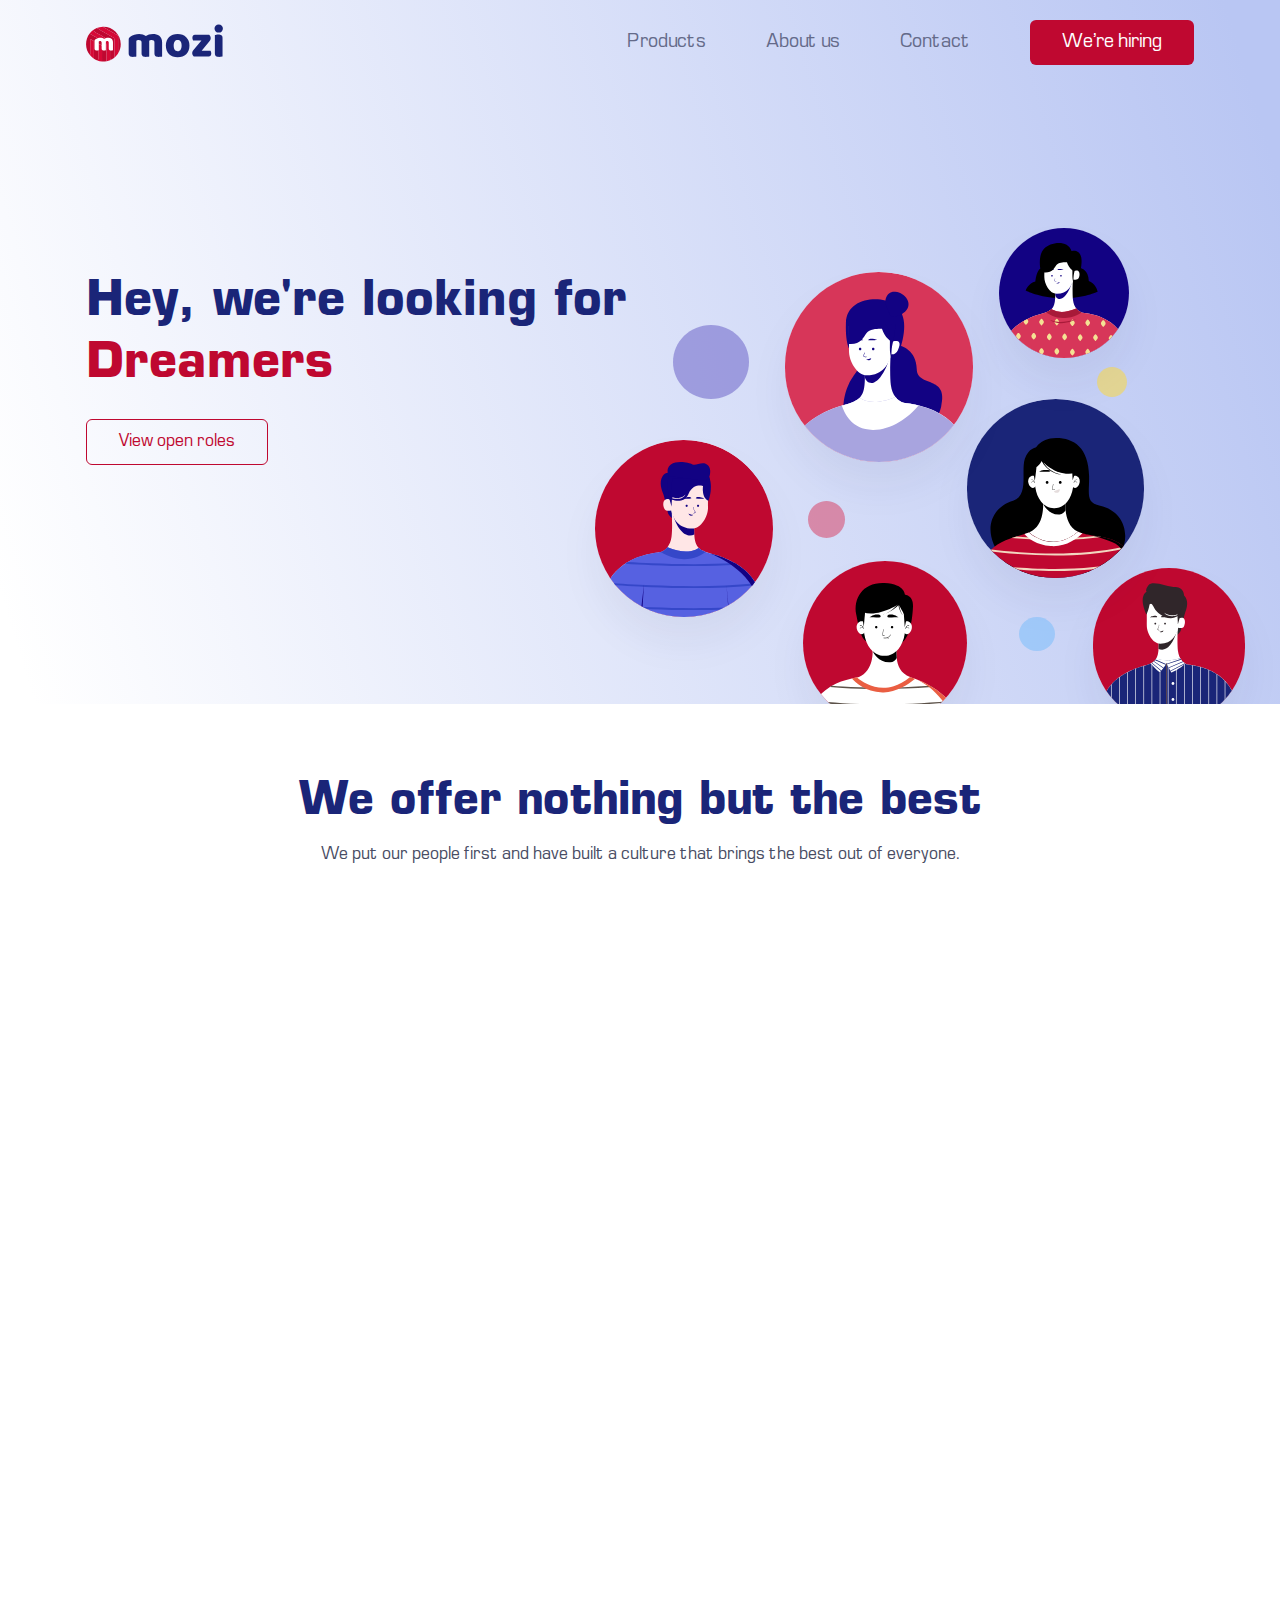
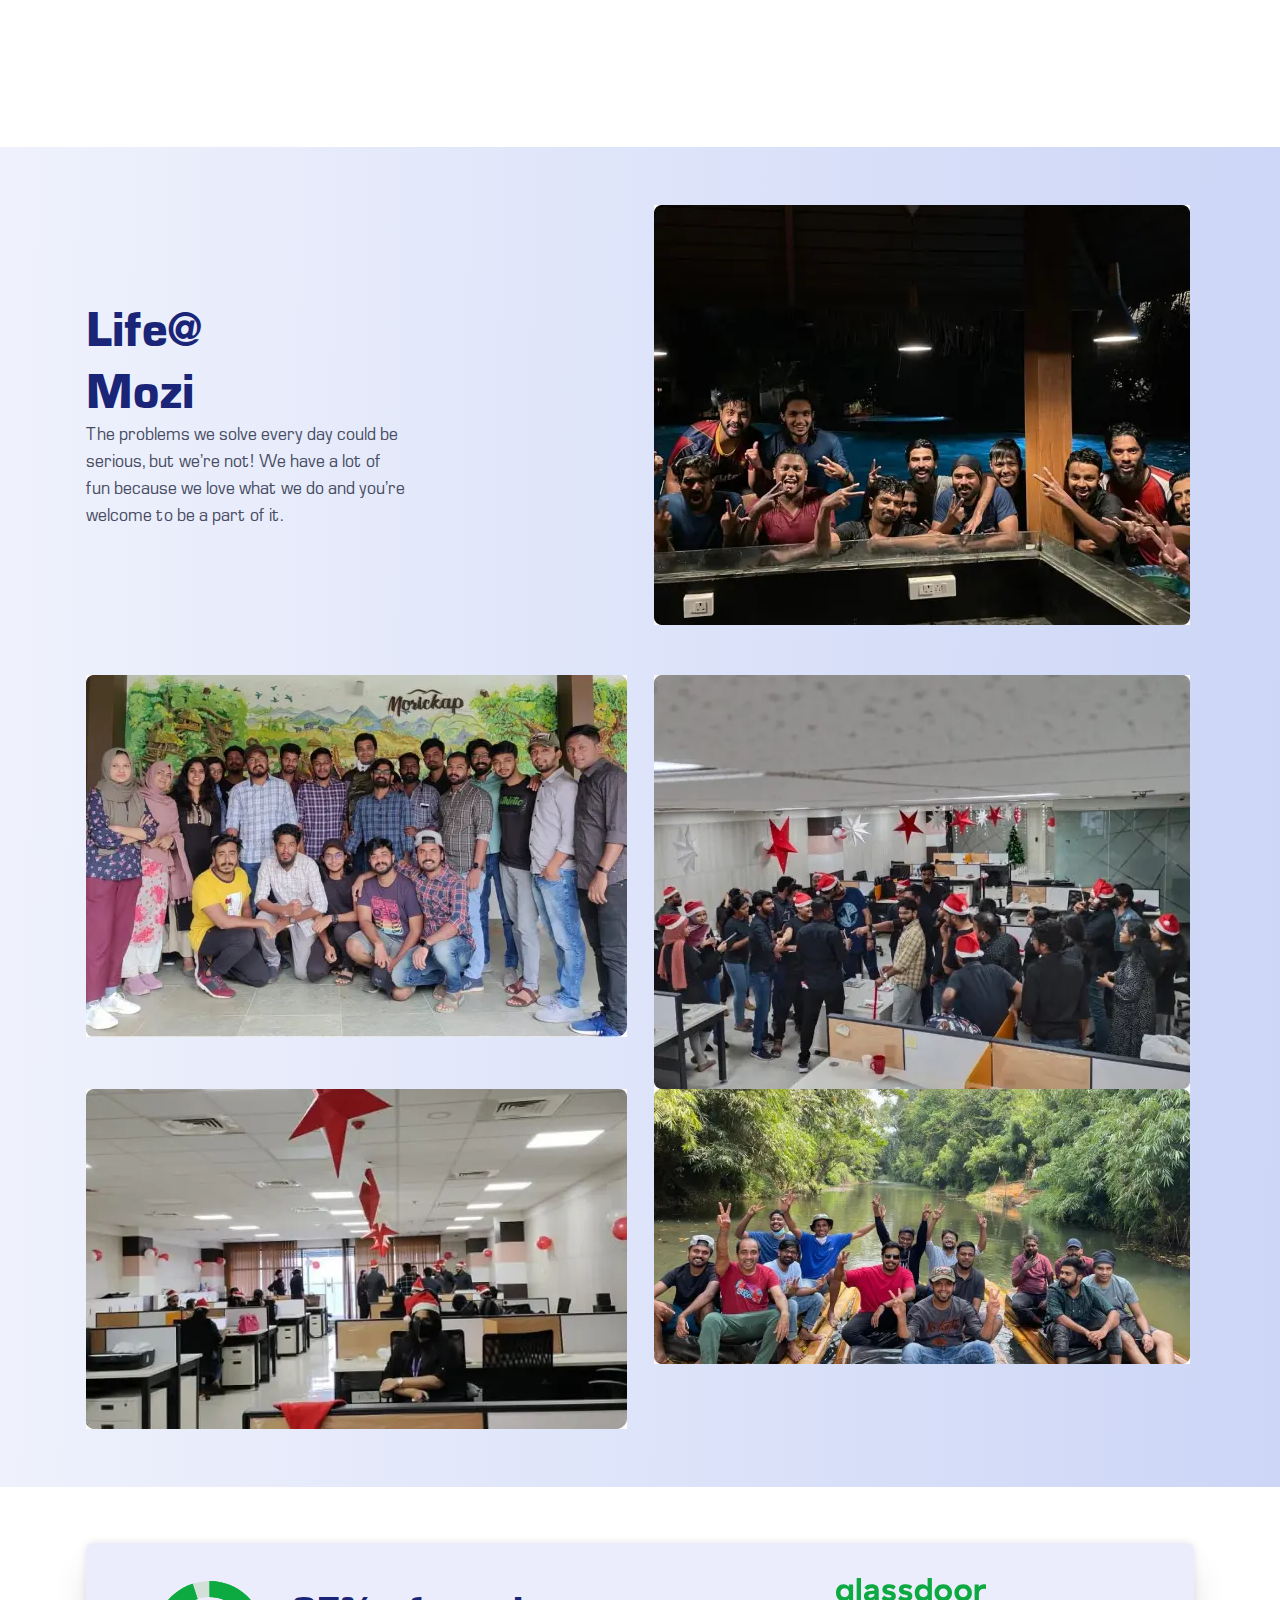
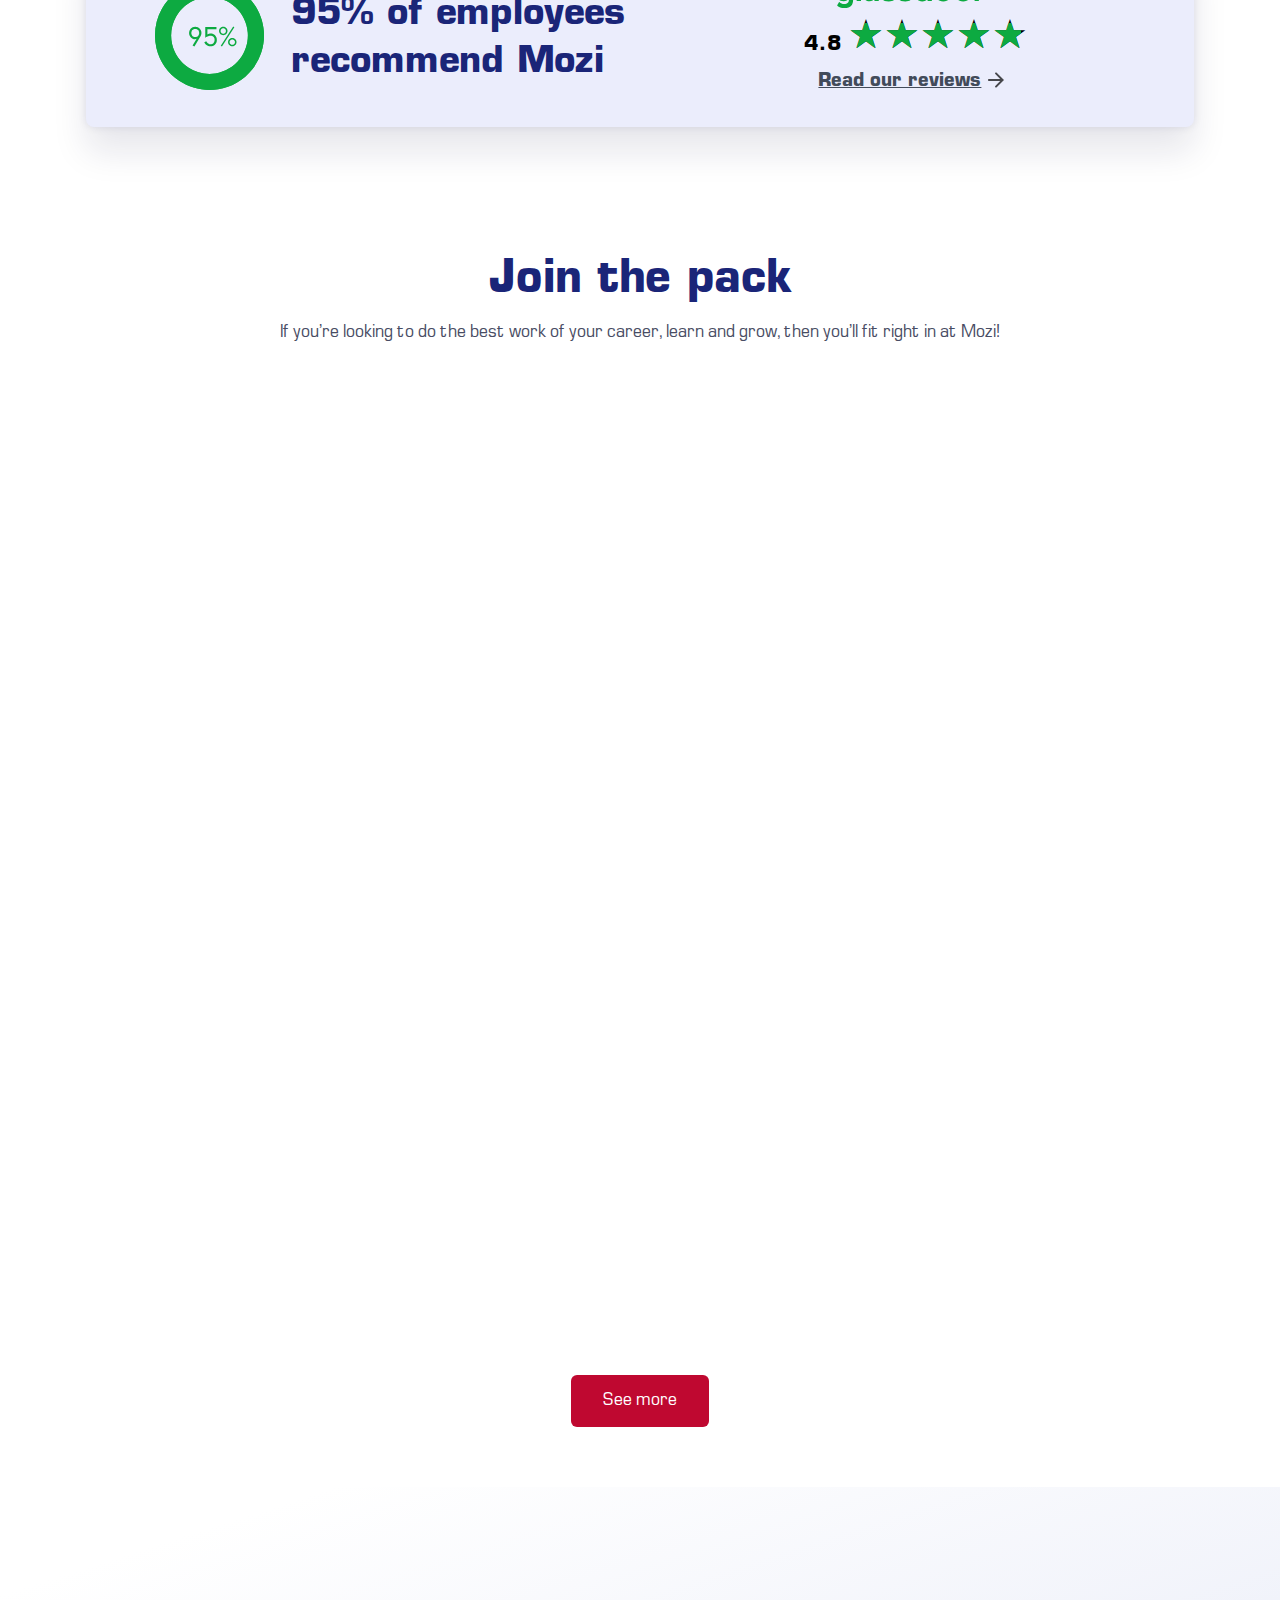
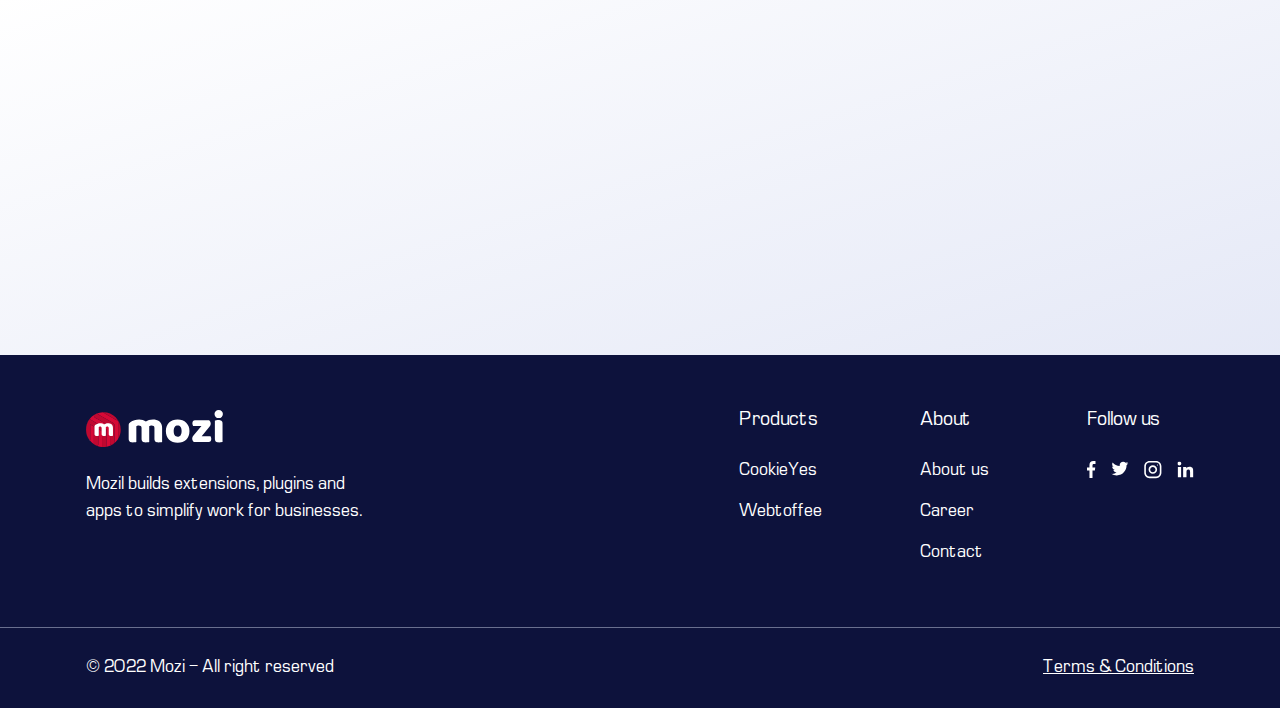
<file: career.html>
<!DOCTYPE html>
<html lang="ru">

<head>
	<title>career</title>
	<meta charset="UTF-8">
	<meta name="format-detection" content="telephone=no">
	<!-- <style>body{opacity: 0;}</style> -->
	<link rel="stylesheet" href="css/style.min.css?_v=20220321122610">
	<link rel="shortcut icon" href="favicon.ico">
	<!-- <meta name="robots" content="noindex, nofollow"> -->
	<meta name="viewport" content="width=device-width, initial-scale=1.0">
</head>

<body>
	<div class="wrapper">

		<div class="hero__wrapper">
			<header class="header">
				<div class="header__container">
					<div class="header__logo"><a href="index.html"> <img class="header__img-main" src="img/logo.svg" alt=""> </a>
						<img class="header__img" src="img/logo-white.svg" alt="">
					</div>
					<div class="header__menu menu">
						<button type="button" class="menu__icon icon-menu"><span></span></button>
						<nav class="menu__body">
							<ul class="menu__list">
								<li class="menu__item"><a href="products.html" class="menu__link">Products</a></li>
								<li class="menu__item"><a href="about.html" class="menu__link">About us</a></li>
								<li class="menu__item"><a href="contact.html" class="menu__link">Contact</a></li>
								<li class="menu__item"><a href="career.html" class="menu__link btn"><span>We’re hiring</span></a></li>
							</ul>
						</nav>
					</div>
				</div>
			</header>

			<section class="hero hero_career">
				<img data-watch data-watch-once class="hero__img" src="img/career.svg" alt="">
				<div class="hero__container">
					<div class="hero__item">
						<h1 data-watch data-watch-once class="hero__title">Hey, we're looking for <span>Dreamers</span></h1>
						<div data-watch data-watch-once class="hero__buttons">
							<a href="career.html" class="hero__btn-2 btn-outline">View open roles</a>
						</div>
					</div>
				</div>
			</section>
		</div>

		<main class="page page-about">

			<section class="offer">
				<div class="offer__container">
					<h3 class="offer__title main-title">We offer nothing but the best</h3>
					<div class="offer__subtitle main-subtitle">We put our people first and have built a culture that
						brings the best out of everyone.</div>

					<div class="offer__block">

						<div class="offer__table table">

							<div data-watch class="table__item">
								<div class="table__title">
									<div class="table__svg">
										<img src="img/offer-1.svg" alt="">
									</div>
									<div class="table__text-title">Flexiblility</div>
								</div>
								<div class="table__text">Be it in-office, WFH or a mix of both, do your best work from
									wherever you want, because we have a hybrid and flexible work culture.
								</div>
							</div>



							<div data-watch class="table__item">
								<div class="table__title">
									<div class="table__svg">
										<img src="img/offer-2.svg" alt="">
									</div>
									<div class="table__text-title">Learning</div>
								</div>
								<div class="table__text">We offer plenty of learning opportunities such as professional
									courses, guided learning and workshops to pick up new skills.
								</div>
							</div>



							<div data-watch class="table__item">
								<div class="table__title">
									<div class="table__svg">
										<img src="img/offer-3.svg" alt="">
									</div>
									<div class="table__text-title">Wellbeing</div>
								</div>
								<div class="table__text">We’ve got your wellbeing covered with medical insurance for
									employees and dependents, employee loans and paid parental leaves.
								</div>
							</div>


							<div data-watch class="table__item">
								<div class="table__title">
									<div class="table__svg">
										<img src="img/offer-4.svg" alt="">
									</div>
									<div class="table__text-title">Perks</div>
								</div>
								<div class="table__text">We provide great tech like Macbooks and work essentials. To top
									it, we have yearly company-wide retreats at the best locations!
								</div>
							</div>


							<div data-watch class="table__item">
								<div class="table__title">
									<div class="table__svg">
										<img src="img/offer-5.svg" alt="">
									</div>
									<div class="table__text-title">Growth</div>
								</div>
								<div class="table__text">Get the freedom to run your ideas, take up new job roles and
									collaborate across teams and chart your career.

								</div>
							</div>



							<div data-watch class="table__item">
								<div class="table__title">
									<div class="table__svg">
										<img src="img/offer-6.svg" alt="">
									</div>
									<div class="table__text-title">Network</div>
								</div>
								<div class="table__text">Build your network and rub shoulders with top teams from the
									biggest brands and startups in the world.

								</div>
							</div>
						</div>

					</div>


				</div>
			</section>

			<div class="photos">
				<div class="photos__container">
					<div class="photos__item">
						<div class="photos__names">

							<div class="photos__title">Life@
								Mozi</div>
							<div class="photos__subtitle">The problems we solve every day could be serious, but we’re
								not!
								We have a lot of fun because we love what we do and you’re welcome to be a part of it.
							</div>

						</div>
					</div>
					<div class="photos__item"><picture><source srcset="img/photo-1.webp" type="image/webp"><img src="img/photo-1.jpg" alt=""></picture></div>
					<div class="photos__item"><picture><source srcset="img/photo-2.webp" type="image/webp"><img src="img/photo-2.jpg" alt=""></picture></div>
					<div class="photos__item"><picture><source srcset="img/photo-3.webp" type="image/webp"><img src="img/photo-3.jpg" alt=""></picture></div>
					<div class="photos__item"><picture><source srcset="img/photo-4.webp" type="image/webp"><img src="img/photo-4.jpg" alt=""></picture></div>
					<div class="photos__item"><picture><source srcset="img/photo-5.webp" type="image/webp"><img src="img/photo-5.jpg" alt=""></picture></div>
				</div>
			</div>

			<div class="recommend">
				<div class="recommend__container">



					<div class="recommend__item item-recommend-first">

						<div class="recommend__img"><img src="img/lazy.svg" alt=""></div>
						<div class="recommend__title">95% of employees recommend Mozi</div>

					</div>

					<div class="recommend__item item-recommend-second">
						<div class="recommend__subtitle"><img src="img/glassdoor.svg" alt=""></div>
						<div class="rating rating_set">
							<div class="rating__value">4.8</div>
							<div class="rating__body">
								<div class="rating__active"></div>
								<div class="rating__items">
									<input type="radio" class="rating__item" value="1" name="rating">
									<input type="radio" class="rating__item" value="2" name="rating">
									<input type="radio" class="rating__item" value="3" name="rating">
									<input type="radio" class="rating__item" value="4" name="rating">
									<input type="radio" class="rating__item" value="5" name="rating">
								</div>
							</div>
						</div>
						<a href="#" class="recommend__link">
							Read our reviews
							<svg width="16" height="16" viewBox="0 0 16 16" fill="none" xmlns="http://www.w3.org/2000/svg">
								<path fill-rule="evenodd" clip-rule="evenodd" d="M7.29469 15.2947C7.68422 15.6842 8.31578 15.6842 8.70532 15.2947C9.0946 14.9054 9.09489 14.2743 8.70595 13.8847L3.83 9L15 9C15.5523 9 16 8.55228 16 8C16 7.44771 15.5523 7 15 7L3.83 7L8.70595 2.11532C9.09489 1.72568 9.0946 1.0946 8.70531 0.705316C8.31578 0.315781 7.68422 0.315781 7.29468 0.705316L-6.99382e-07 8L7.29469 15.2947Z" fill="black" fill-opacity="0.7" />
							</svg>
						</a>
					</div>


				</div>
			</div>
	</div>

	<div class="jobs">
		<div class="jobs__container">
			<h3 class="jobs__title main-title">Join the pack</h3>
			<div class="jobs__subtitle main-subtitle">If you’re looking to do the best work of your career,
				learn and grow, then you’ll fit right in at Mozi!
			</div>
			<div class="jobs__blocks">

				<div data-watch class="jobs__item item-jobs">
					<div class="item-jobs__info info-item-jobs">

						<div class="info-item-jobs__item">
							<div class="info-item-jobs__title">Front-end Developer</div>
						</div>
						<div class="info-item-jobs__subinfo">
							<div class="info-item-jobs__additionally">
								<div class="info-item-jobs__img"><img src="img/time.svg" alt=""></div>
								<div class="info-item-jobs__text">Full time</div>
							</div>
							<div class="info-item-jobs__additionally">
								<div class="info-item-jobs__img"><img src="img/location.svg" alt=""></div>
								<div class="info-item-jobs__text">India</div>
							</div>
						</div>

					</div>
					<div class="item-jobs__btn">
						<a href="#" class="item-jobs__out-btn btn-outline ">View details</a>
					</div>
				</div>

				<div data-watch class="jobs__item item-jobs">
					<div class="item-jobs__info info-item-jobs">

						<div class="info-item-jobs__item">
							<div class="info-item-jobs__title">PHP Developers (Laravel)</div>
						</div>
						<div class="info-item-jobs__subinfo">
							<div class="info-item-jobs__additionally">
								<div class="info-item-jobs__img"><img src="img/time.svg" alt=""></div>
								<div class="info-item-jobs__text">Full time</div>
							</div>
							<div class="info-item-jobs__additionally">
								<div class="info-item-jobs__img"><img src="img/location.svg" alt=""></div>
								<div class="info-item-jobs__text">India</div>
							</div>
						</div>

					</div>
					<div class="item-jobs__btn">
						<a href="#" class="item-jobs__out-btn btn-outline ">View details</a>
					</div>
				</div>

				<div data-watch class="jobs__item item-jobs">
					<div class="item-jobs__info info-item-jobs">

						<div class="info-item-jobs__item">
							<div class="info-item-jobs__title">Junior Software Developer</div>
						</div>
						<div class="info-item-jobs__subinfo">
							<div class="info-item-jobs__additionally">
								<div class="info-item-jobs__img"><img src="img/time.svg" alt=""></div>
								<div class="info-item-jobs__text">Full time</div>
							</div>
							<div class="info-item-jobs__additionally">
								<div class="info-item-jobs__img"><img src="img/location.svg" alt=""></div>
								<div class="info-item-jobs__text">India</div>
							</div>
						</div>

					</div>
					<div class="item-jobs__btn">
						<a href="#" class="item-jobs__out-btn btn-outline ">View details</a>
					</div>
				</div>

				<div data-watch class="jobs__item item-jobs">
					<div class="item-jobs__info info-item-jobs">

						<div class="info-item-jobs__item">
							<div class="info-item-jobs__title">WordPress Developer + Designer</div>
						</div>
						<div class="info-item-jobs__subinfo">
							<div class="info-item-jobs__additionally">
								<div class="info-item-jobs__img"><img src="img/time.svg" alt=""></div>
								<div class="info-item-jobs__text">Full time</div>
							</div>
							<div class="info-item-jobs__additionally">
								<div class="info-item-jobs__img"><img src="img/location.svg" alt=""></div>
								<div class="info-item-jobs__text">India</div>
							</div>
						</div>

					</div>
					<div class="item-jobs__btn">
						<a href="#" class="item-jobs__out-btn btn-outline ">View details</a>
					</div>
				</div>

				<div data-watch class="jobs__item item-jobs">
					<div class="item-jobs__info info-item-jobs">

						<div class="info-item-jobs__item">
							<div class="info-item-jobs__title">Node.js Developer</div>
						</div>
						<div class="info-item-jobs__subinfo">
							<div class="info-item-jobs__additionally">
								<div class="info-item-jobs__img"><img src="img/time.svg" alt=""></div>
								<div class="info-item-jobs__text">Full time</div>
							</div>
							<div class="info-item-jobs__additionally">
								<div class="info-item-jobs__img"><img src="img/location.svg" alt=""></div>
								<div class="info-item-jobs__text">India</div>
							</div>
						</div>

					</div>
					<div class="item-jobs__btn">
						<a href="#" class="item-jobs__out-btn btn-outline ">View details</a>
					</div>
				</div>

				<div class="empty">
					<a href="#" class="empty__btn btn">See more</a>
				</div>


			</div>
		</div>
	</div>

	<section class="question question-career">
		<div class="question__container">
			<h3 data-watch data-watch-once class="question__title main-title">Didn’t find what you’re looking for?</h3>
			<h4 data-watch data-watch-once class="question__subtitle main-subtitle">We are always on the lookout for
				great people. Tell us why you want to join us.</h4>
			<div data-watch data-watch-once class="question__btns">
				<a href="contact.html" class="question__btn btn">Write to us</a>
			</div>
		</div>
	</section>



	</main>
	<footer class="footer">
		<div class="footer__container">
			<div class="footer__item">
				<a href="index.html" class="footer__logo"><img src="img/logo-white.svg" alt=""></a>
				<p class="footer__text">Mozil builds extensions, plugins and apps to simplify work for businesses. </p>
			</div>

			<div class="footer__item footer__item_right">
				<div class="footer__lists list-item">
					<div class="list-item__title">Products</div>
					<ul class="list-item__list">
						<li class="list-item__item-wrap"><a href="products.html" class="list-item__link">CookieYes</a></li>
						<li class="list-item__item-wrap"><a href="products.html" class="list-item__link">Webtoffee</a></li>
					</ul>
				</div>

				<div class="footer__lists list-item">
					<div class="list-item__title">About</div>
					<ul class="list-item__list">
						<li class="list-item__item-wrap"><a href="about.html" class="list-item__link">About us</a></li>
						<li class="list-item__item-wrap"><a href="career.html" class="list-item__link">Career</a></li>
						<li class="list-item__item-wrap"><a href="contact.html" class="list-item__link">Contact</a></li>
					</ul>
				</div>

				<div class="footer__lists list-item">
					<div class="list-item__title">Follow us</div>
					<ul class="list-item__social">
						<li class="list-item__social-wrap"><a href="#" class="list-item__social-link">
								<svg width="9" height="18" viewBox="0 0 9 18" fill="none" xmlns="http://www.w3.org/2000/svg">
									<path d="M6.95282 2.89077H8.50569V0.186185C8.23779 0.14933 7.31641 0.0664062 6.24337 0.0664062C4.00443 0.0664062 2.4707 1.47469 2.4707 4.06304V6.44514H0V9.46867H2.4707V17.0764H5.49989V9.46937H7.87065L8.247 6.44585H5.49918V4.36284C5.49989 3.48895 5.73519 2.89077 6.95282 2.89077Z" fill="white" />
								</svg>
							</a></li>
						<li class="list-item__social-wrap"><a href="#" class="list-item__social-link">
								<svg width="18" height="15" viewBox="0 0 18 15" fill="none" xmlns="http://www.w3.org/2000/svg">
									<path d="M17.2678 2.37425C16.6444 2.64768 15.9802 2.82892 15.2878 2.91692C16.0001 2.49158 16.5439 1.8232 16.7995 1.01758C16.1353 1.41358 15.402 1.6933 14.6204 1.84939C13.9898 1.17787 13.0909 0.761963 12.1103 0.761963C10.2079 0.761963 8.67624 2.30615 8.67624 4.1992C8.67624 4.47158 8.69929 4.73349 8.75586 4.98282C5.899 4.84349 3.3711 3.47425 1.67291 1.38844C1.37643 1.90282 1.20253 2.49158 1.20253 3.12539C1.20253 4.31549 1.81538 5.37044 2.72891 5.9812C2.17681 5.97073 1.63519 5.81044 1.17634 5.55796C1.17634 5.56844 1.17634 5.58206 1.17634 5.59568C1.17634 7.26558 2.36748 8.65263 3.92948 8.97215C3.64976 9.04863 3.34491 9.0853 3.02853 9.0853C2.80853 9.0853 2.58643 9.07272 2.37795 9.02663C2.82319 10.3875 4.08662 11.388 5.58891 11.4204C4.41976 12.335 2.93529 12.8861 1.32824 12.8861C1.04643 12.8861 0.776145 12.8735 0.505859 12.8389C2.02805 13.8205 3.83205 14.381 5.77748 14.381C12.1009 14.381 15.558 9.14292 15.558 4.60253C15.558 4.45063 15.5528 4.30396 15.5455 4.15834C16.2275 3.67434 16.8005 3.06987 17.2678 2.37425Z" fill="white" />
								</svg>
							</a></li>
						<li class="list-item__social-wrap"><a href="#" class="list-item__social-link">
								<svg width="18" height="18" viewBox="0 0 18 18" fill="none" xmlns="http://www.w3.org/2000/svg">
									<path fill-rule="evenodd" clip-rule="evenodd" d="M5.62472 0H12.0533C15.0115 0 17.4104 2.39893 17.4104 5.35714V11.7857C17.4104 14.7439 15.0115 17.1429 12.0533 17.1429H5.62472C2.66651 17.1429 0.267578 14.7439 0.267578 11.7857V5.35714C0.267578 2.39893 2.66651 0 5.62472 0ZM12.0531 15.5357C14.1209 15.5357 15.8031 13.8536 15.8031 11.7857V5.35718C15.8031 3.28932 14.1209 1.60718 12.0531 1.60718H5.62451C3.55665 1.60718 1.87451 3.28932 1.87451 5.35718V11.7857C1.87451 13.8536 3.55665 15.5357 5.62451 15.5357H12.0531Z" fill="white" />
									<path fill-rule="evenodd" clip-rule="evenodd" d="M4.55273 8.5716C4.55273 6.20482 6.47166 4.28589 8.83845 4.28589C11.2052 4.28589 13.1242 6.20482 13.1242 8.5716C13.1242 10.9384 11.2052 12.8573 8.83845 12.8573C6.47166 12.8573 4.55273 10.9384 4.55273 8.5716ZM6.15967 8.57164C6.15967 10.0481 7.36181 11.2502 8.83824 11.2502C10.3147 11.2502 11.5168 10.0481 11.5168 8.57164C11.5168 7.09414 10.3147 5.89307 8.83824 5.89307C7.36181 5.89307 6.15967 7.09414 6.15967 8.57164Z" fill="white" />
									<circle cx="13.4461" cy="3.96414" r="0.571071" fill="white" />
								</svg>
							</a></li>
						<li class="list-item__social-wrap"><a href="#" class="list-item__social-link">
								<svg width="17" height="17" viewBox="0 0 17 17" fill="none" xmlns="http://www.w3.org/2000/svg">
									<g clip-path="url(#clip0_8342_204)">
										<path d="M4.01709 16.5715H0.780099V5.93569H4.10958V16.5715H4.01709ZM2.35236 4.45592C1.33501 4.45592 0.410156 3.62356 0.410156 2.51373C0.410156 1.49639 1.24253 0.571533 2.35236 0.571533C3.36969 0.571533 4.29454 1.4039 4.29454 2.51373C4.29454 3.62356 3.46218 4.45592 2.35236 4.45592ZM16.4102 16.5715H13.0807V11.3923C13.0807 10.19 13.0807 8.61777 11.4159 8.61777C9.65872 8.61777 9.47374 9.91257 9.47374 11.2999V16.5715H6.14426V5.93569H9.28877V7.41547C9.7512 6.58309 10.7685 5.75072 12.4333 5.75072C15.7628 5.75072 16.4102 7.97037 16.4102 10.8374V16.5715Z" fill="white" />
									</g>
									<defs>
										<clipPath id="clip0_8342_204">
											<rect width="16" height="16" fill="white" transform="translate(0.410156 0.571533)" />
										</clipPath>
									</defs>
								</svg>
							</a></li>
					</ul>
				</div>
			</div>
		</div>
		<div class="footer__copyright">
			<div class="footer__container">
				<div class="footer__copy-item">
					© 2022 Mozi - All right reserved
				</div>
				<div class="footer__copy-item">
					<a href="#">Terms & Conditions</a>
				</div>

			</div>
		</div>
	</footer>
	</div>
	<!-- <div id="popup" aria-hidden="true" class="popup">
	<div class="popup__wrapper">
		<div class="popup__content">
			<button data-close type="button" class="popup__close">Закрыть</button>
			<div class="popup__text">
				Text
			</div>
		</div>
	</div>
</div> -->
	<script src="js/app.min.js?_v=20220321122610"></script>
</body>

</html>
</file>
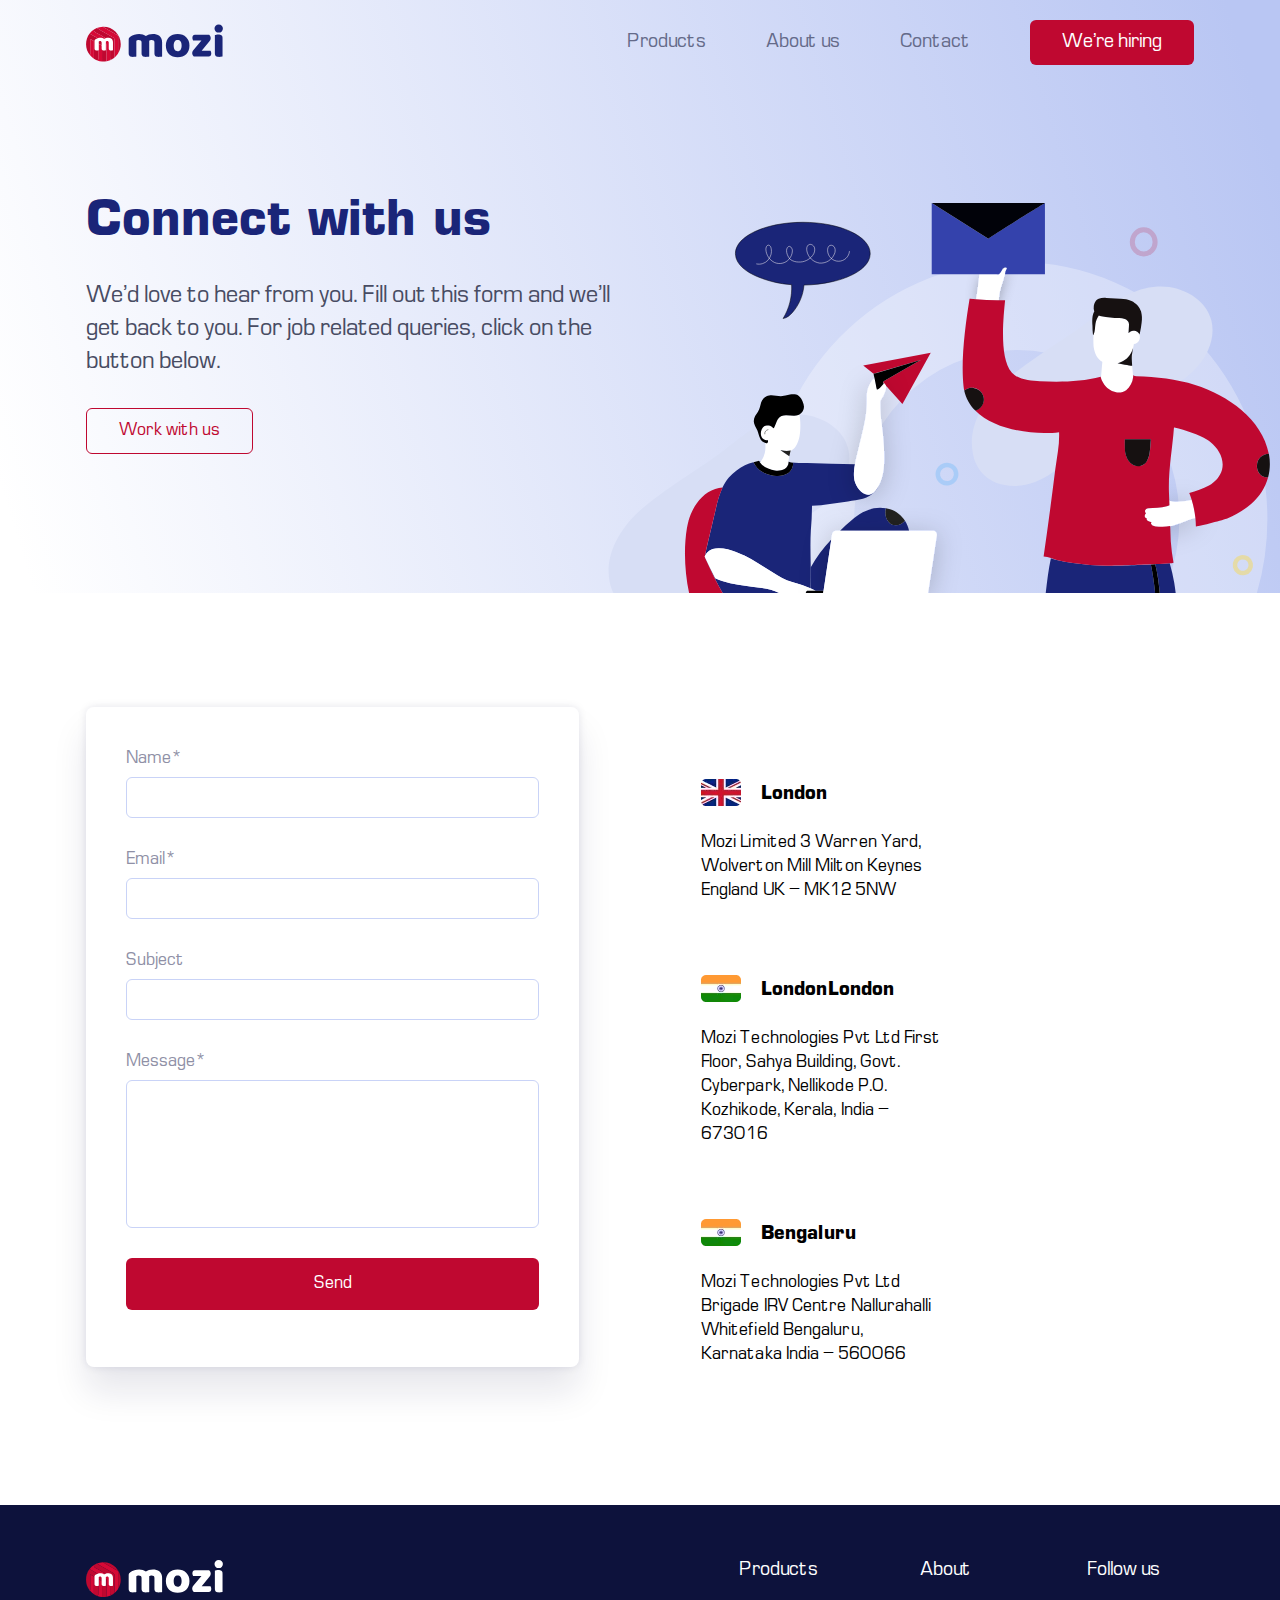
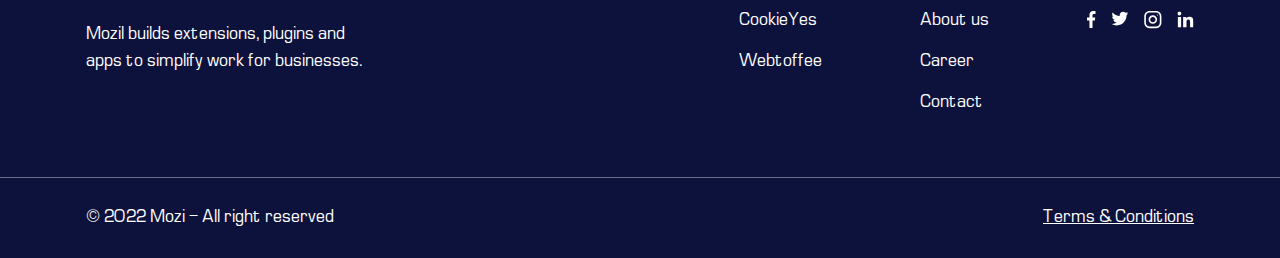
<file: contact.html>
<!DOCTYPE html>
<html lang="ru">

<head>
	<title>contact</title>
	<meta charset="UTF-8">
	<meta name="format-detection" content="telephone=no">
	<!-- <style>body{opacity: 0;}</style> -->
	<link rel="stylesheet" href="css/style.min.css?_v=20220321122610">
	<link rel="shortcut icon" href="favicon.ico">
	<!-- <meta name="robots" content="noindex, nofollow"> -->
	<meta name="viewport" content="width=device-width, initial-scale=1.0">
</head>

<body>
	<div class="wrapper">

		<div class="hero__wrapper">
			<header class="header">
				<div class="header__container">
					<div class="header__logo"><a href="index.html"> <img class="header__img-main" src="img/logo.svg" alt=""> </a>
						<img class="header__img" src="img/logo-white.svg" alt="">
					</div>
					<div class="header__menu menu">
						<button type="button" class="menu__icon icon-menu"><span></span></button>
						<nav class="menu__body">
							<ul class="menu__list">
								<li class="menu__item"><a href="products.html" class="menu__link">Products</a></li>
								<li class="menu__item"><a href="about.html" class="menu__link">About us</a></li>
								<li class="menu__item"><a href="contact.html" class="menu__link">Contact</a></li>
								<li class="menu__item"><a href="career.html" class="menu__link btn"><span>We’re hiring</span></a></li>
							</ul>
						</nav>
					</div>
				</div>
			</header>

			<section class="hero hero_contact">
				<img data-watch data-watch-once class="hero__img" src="img/post.svg" alt="">
				<div class="hero__container">
					<div class="hero__item">
						<h1 data-watch data-watch-once class="hero__title">Connect with us</h1>
						<div data-watch data-watch-once class="hero__text">We’d love to hear from you. Fill out this form and we’ll get back to you. For job
							related queries, click on the button below.</div>
						<div data-watch data-watch-once class="hero__buttons">
							<a href="products.html" class="hero__btn-2 btn-outline">Work with us</a>
						</div>
					</div>
				</div>
			</section>
		</div>

		<main class="page page-about">

			<div class="contacts">
				<div class="contacts__container">

					<div class="contacts__item form-item">
						<form data-ajax data-dev action="sendmail.php" method="POST" class="form-item__form">

							<label class="form-item__label-input">
								Name*
								<input type="text" class="form-item__input" required>
							</label>

							<label class="form-item__label-input">
								Email*
								<input data-required="email" autocomplete="off" type="text" name="form[]" data-error="mail was entered incorrectly" class="form-item__input">
							</label>

							<label class="form-item__label-input">
								Subject
								<input type="text" class="form-item__input">
							</label>

							<label class="form-item__label-input">
								Message*
								<textarea class="form-item__textarea"></textarea>
							</label>

							<button type="submit" class="form-item__btn btn">Send</button>

						</form>
					</div>

					<div class="contacts__item ">

						<div class="contacts__places">

							<div class="contacts__country">
								<div class="contacts__title">
									<picture><source srcset="img/uk.webp" type="image/webp"><img src="img/uk.png" alt=""></picture>
									London
								</div>
								<div class="contacts__text">
									Mozi Limited
									3 Warren Yard, Wolverton Mill
									Milton Keynes England
									UK – MK12 5NW
								</div>
							</div>

							<div class="contacts__country">
								<div class="contacts__title">
									<picture><source srcset="img/indian.webp" type="image/webp"><img src="img/indian.png" alt=""></picture>
									LondonLondon
								</div>
								<div class="contacts__text">
									Mozi Technologies Pvt Ltd
									First Floor, Sahya Building, Govt. Cyberpark, Nellikode P.O.
									Kozhikode, Kerala, India – 673016
								</div>
							</div>

							<div class="contacts__country">
								<div class="contacts__title">
									<picture><source srcset="img/indian.webp" type="image/webp"><img src="img/indian.png" alt=""></picture>
									Bengaluru
								</div>
								<div class="contacts__text">
									Mozi Technologies Pvt Ltd Brigade IRV Centre
									Nallurahalli Whitefield
									Bengaluru, Karnataka
									India – 560066
								</div>
							</div>
						</div>

					</div>

				</div>
			</div>

		</main>
		<footer class="footer">
			<div class="footer__container">
				<div class="footer__item">
					<a href="index.html" class="footer__logo"><img src="img/logo-white.svg" alt=""></a>
					<p class="footer__text">Mozil builds extensions, plugins and apps to simplify work for businesses. </p>
				</div>

				<div class="footer__item footer__item_right">
					<div class="footer__lists list-item">
						<div class="list-item__title">Products</div>
						<ul class="list-item__list">
							<li class="list-item__item-wrap"><a href="products.html" class="list-item__link">CookieYes</a></li>
							<li class="list-item__item-wrap"><a href="products.html" class="list-item__link">Webtoffee</a></li>
						</ul>
					</div>

					<div class="footer__lists list-item">
						<div class="list-item__title">About</div>
						<ul class="list-item__list">
							<li class="list-item__item-wrap"><a href="about.html" class="list-item__link">About us</a></li>
							<li class="list-item__item-wrap"><a href="career.html" class="list-item__link">Career</a></li>
							<li class="list-item__item-wrap"><a href="contact.html" class="list-item__link">Contact</a></li>
						</ul>
					</div>

					<div class="footer__lists list-item">
						<div class="list-item__title">Follow us</div>
						<ul class="list-item__social">
							<li class="list-item__social-wrap"><a href="#" class="list-item__social-link">
									<svg width="9" height="18" viewBox="0 0 9 18" fill="none" xmlns="http://www.w3.org/2000/svg">
										<path d="M6.95282 2.89077H8.50569V0.186185C8.23779 0.14933 7.31641 0.0664062 6.24337 0.0664062C4.00443 0.0664062 2.4707 1.47469 2.4707 4.06304V6.44514H0V9.46867H2.4707V17.0764H5.49989V9.46937H7.87065L8.247 6.44585H5.49918V4.36284C5.49989 3.48895 5.73519 2.89077 6.95282 2.89077Z" fill="white" />
									</svg>
								</a></li>
							<li class="list-item__social-wrap"><a href="#" class="list-item__social-link">
									<svg width="18" height="15" viewBox="0 0 18 15" fill="none" xmlns="http://www.w3.org/2000/svg">
										<path d="M17.2678 2.37425C16.6444 2.64768 15.9802 2.82892 15.2878 2.91692C16.0001 2.49158 16.5439 1.8232 16.7995 1.01758C16.1353 1.41358 15.402 1.6933 14.6204 1.84939C13.9898 1.17787 13.0909 0.761963 12.1103 0.761963C10.2079 0.761963 8.67624 2.30615 8.67624 4.1992C8.67624 4.47158 8.69929 4.73349 8.75586 4.98282C5.899 4.84349 3.3711 3.47425 1.67291 1.38844C1.37643 1.90282 1.20253 2.49158 1.20253 3.12539C1.20253 4.31549 1.81538 5.37044 2.72891 5.9812C2.17681 5.97073 1.63519 5.81044 1.17634 5.55796C1.17634 5.56844 1.17634 5.58206 1.17634 5.59568C1.17634 7.26558 2.36748 8.65263 3.92948 8.97215C3.64976 9.04863 3.34491 9.0853 3.02853 9.0853C2.80853 9.0853 2.58643 9.07272 2.37795 9.02663C2.82319 10.3875 4.08662 11.388 5.58891 11.4204C4.41976 12.335 2.93529 12.8861 1.32824 12.8861C1.04643 12.8861 0.776145 12.8735 0.505859 12.8389C2.02805 13.8205 3.83205 14.381 5.77748 14.381C12.1009 14.381 15.558 9.14292 15.558 4.60253C15.558 4.45063 15.5528 4.30396 15.5455 4.15834C16.2275 3.67434 16.8005 3.06987 17.2678 2.37425Z" fill="white" />
									</svg>
								</a></li>
							<li class="list-item__social-wrap"><a href="#" class="list-item__social-link">
									<svg width="18" height="18" viewBox="0 0 18 18" fill="none" xmlns="http://www.w3.org/2000/svg">
										<path fill-rule="evenodd" clip-rule="evenodd" d="M5.62472 0H12.0533C15.0115 0 17.4104 2.39893 17.4104 5.35714V11.7857C17.4104 14.7439 15.0115 17.1429 12.0533 17.1429H5.62472C2.66651 17.1429 0.267578 14.7439 0.267578 11.7857V5.35714C0.267578 2.39893 2.66651 0 5.62472 0ZM12.0531 15.5357C14.1209 15.5357 15.8031 13.8536 15.8031 11.7857V5.35718C15.8031 3.28932 14.1209 1.60718 12.0531 1.60718H5.62451C3.55665 1.60718 1.87451 3.28932 1.87451 5.35718V11.7857C1.87451 13.8536 3.55665 15.5357 5.62451 15.5357H12.0531Z" fill="white" />
										<path fill-rule="evenodd" clip-rule="evenodd" d="M4.55273 8.5716C4.55273 6.20482 6.47166 4.28589 8.83845 4.28589C11.2052 4.28589 13.1242 6.20482 13.1242 8.5716C13.1242 10.9384 11.2052 12.8573 8.83845 12.8573C6.47166 12.8573 4.55273 10.9384 4.55273 8.5716ZM6.15967 8.57164C6.15967 10.0481 7.36181 11.2502 8.83824 11.2502C10.3147 11.2502 11.5168 10.0481 11.5168 8.57164C11.5168 7.09414 10.3147 5.89307 8.83824 5.89307C7.36181 5.89307 6.15967 7.09414 6.15967 8.57164Z" fill="white" />
										<circle cx="13.4461" cy="3.96414" r="0.571071" fill="white" />
									</svg>
								</a></li>
							<li class="list-item__social-wrap"><a href="#" class="list-item__social-link">
									<svg width="17" height="17" viewBox="0 0 17 17" fill="none" xmlns="http://www.w3.org/2000/svg">
										<g clip-path="url(#clip0_8342_204)">
											<path d="M4.01709 16.5715H0.780099V5.93569H4.10958V16.5715H4.01709ZM2.35236 4.45592C1.33501 4.45592 0.410156 3.62356 0.410156 2.51373C0.410156 1.49639 1.24253 0.571533 2.35236 0.571533C3.36969 0.571533 4.29454 1.4039 4.29454 2.51373C4.29454 3.62356 3.46218 4.45592 2.35236 4.45592ZM16.4102 16.5715H13.0807V11.3923C13.0807 10.19 13.0807 8.61777 11.4159 8.61777C9.65872 8.61777 9.47374 9.91257 9.47374 11.2999V16.5715H6.14426V5.93569H9.28877V7.41547C9.7512 6.58309 10.7685 5.75072 12.4333 5.75072C15.7628 5.75072 16.4102 7.97037 16.4102 10.8374V16.5715Z" fill="white" />
										</g>
										<defs>
											<clipPath id="clip0_8342_204">
												<rect width="16" height="16" fill="white" transform="translate(0.410156 0.571533)" />
											</clipPath>
										</defs>
									</svg>
								</a></li>
						</ul>
					</div>
				</div>
			</div>
			<div class="footer__copyright">
				<div class="footer__container">
					<div class="footer__copy-item">
						© 2022 Mozi - All right reserved
					</div>
					<div class="footer__copy-item">
						<a href="#">Terms & Conditions</a>
					</div>

				</div>
			</div>
		</footer>
	</div>
	<!-- <div id="popup" aria-hidden="true" class="popup">
	<div class="popup__wrapper">
		<div class="popup__content">
			<button data-close type="button" class="popup__close">Закрыть</button>
			<div class="popup__text">
				Text
			</div>
		</div>
	</div>
</div> -->
	<script src="js/app.min.js?_v=20220321122610"></script>
</body>

</html>
</file>
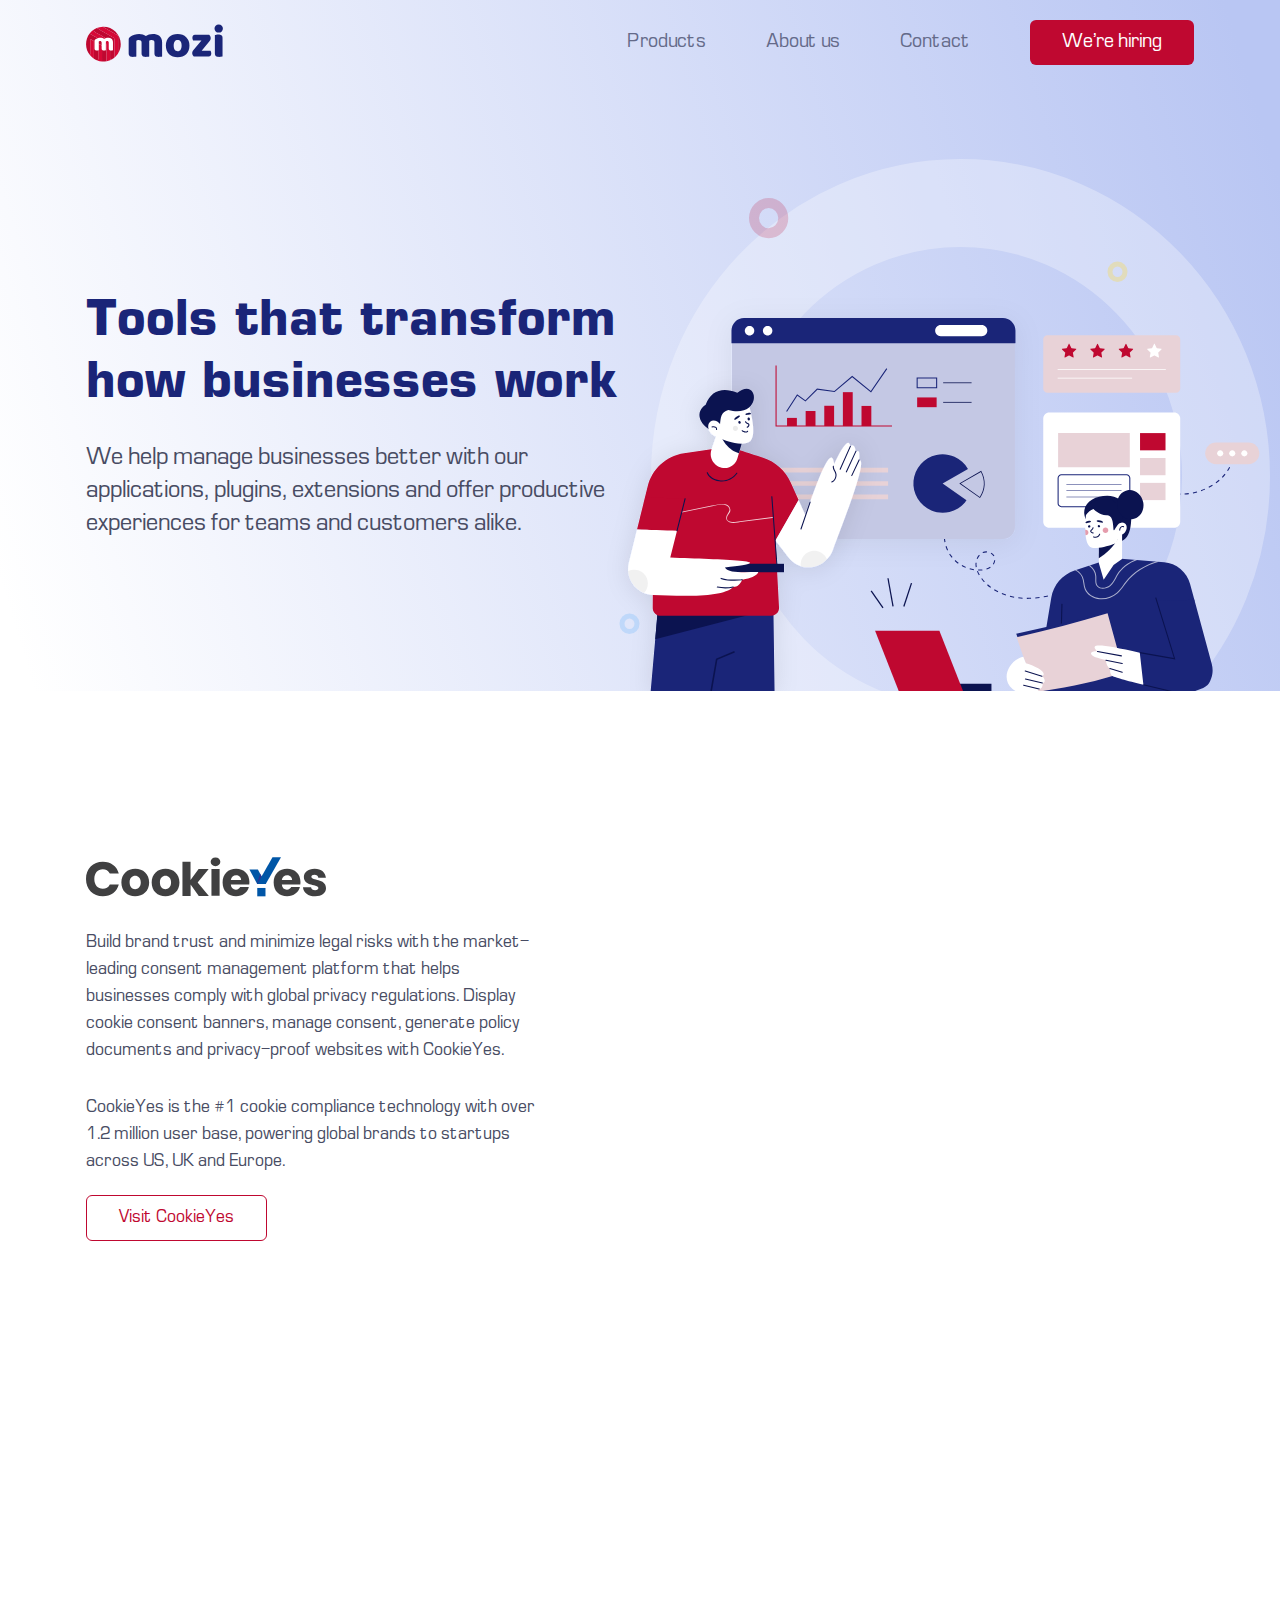
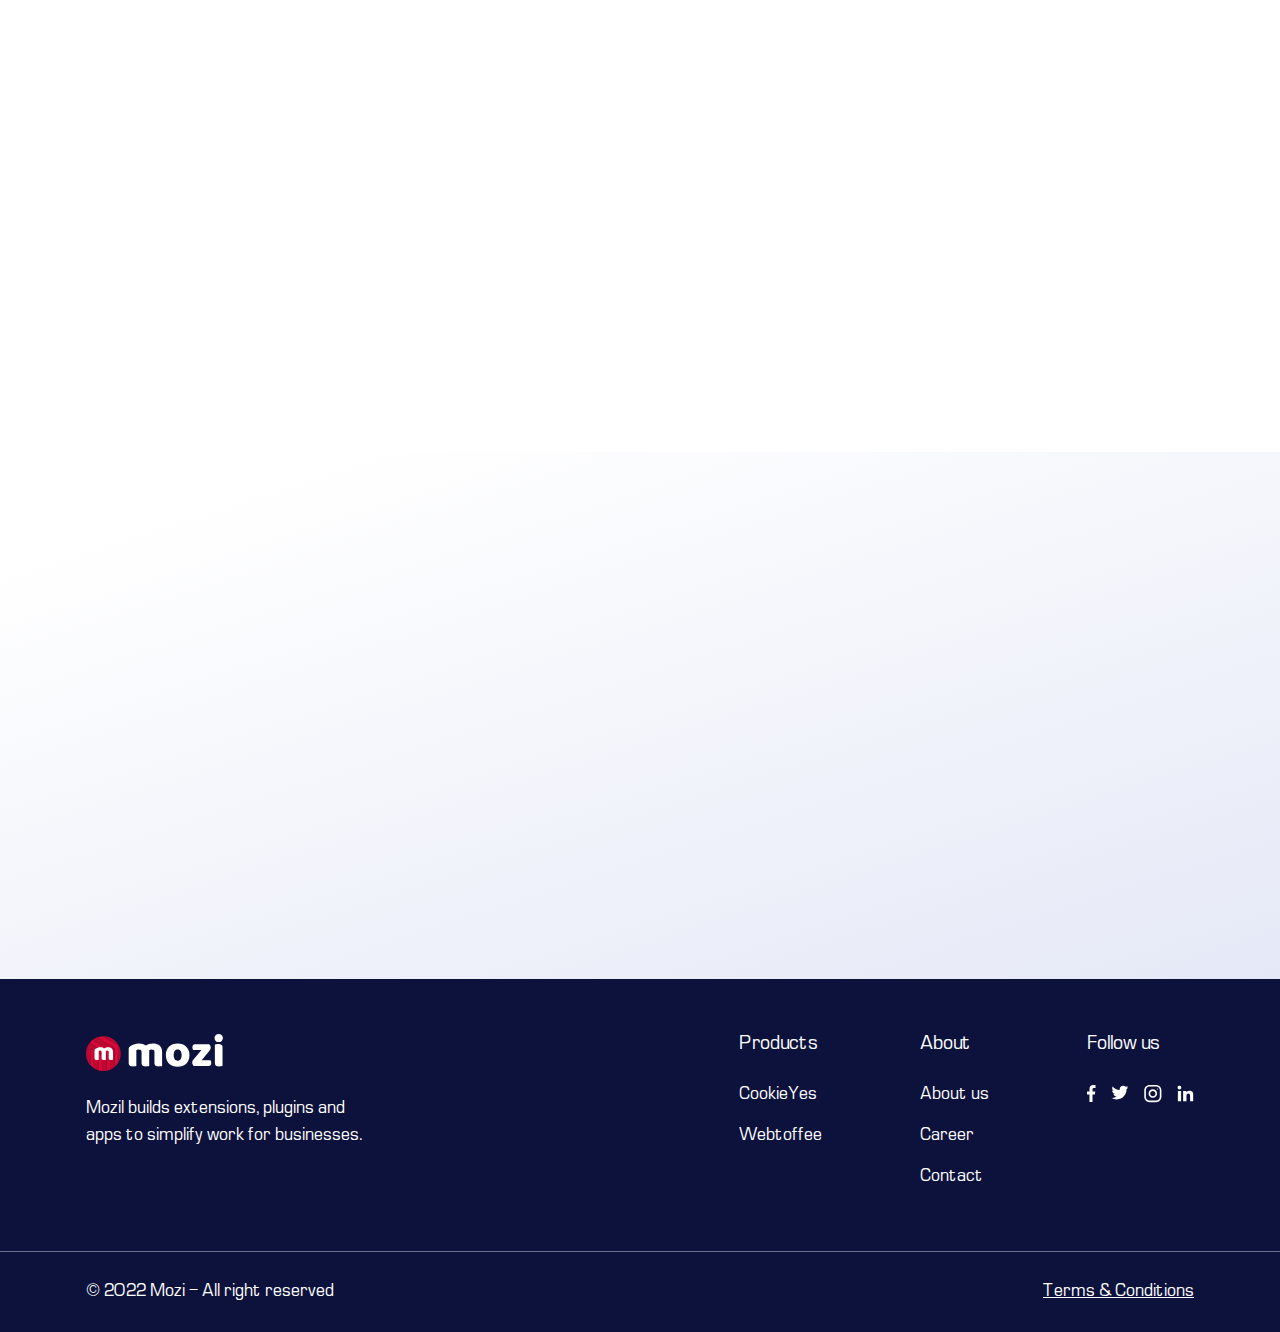
<file: products.html>
<!DOCTYPE html>
<html lang="ru">

<head>
	<title>products</title>
	<meta charset="UTF-8">
	<meta name="format-detection" content="telephone=no">
	<!-- <style>body{opacity: 0;}</style> -->
	<link rel="stylesheet" href="css/style.min.css?_v=20220321122610">
	<link rel="shortcut icon" href="favicon.ico">
	<!-- <meta name="robots" content="noindex, nofollow"> -->
	<meta name="viewport" content="width=device-width, initial-scale=1.0">
</head>

<body>
	<div class="wrapper">

		<div class="hero__wrapper">
			<header class="header">
				<div class="header__container">
					<div class="header__logo"><a href="index.html"> <img class="header__img-main" src="img/logo.svg" alt=""> </a>
						<img class="header__img" src="img/logo-white.svg" alt="">
					</div>
					<div class="header__menu menu">
						<button type="button" class="menu__icon icon-menu"><span></span></button>
						<nav class="menu__body">
							<ul class="menu__list">
								<li class="menu__item"><a href="products.html" class="menu__link">Products</a></li>
								<li class="menu__item"><a href="about.html" class="menu__link">About us</a></li>
								<li class="menu__item"><a href="contact.html" class="menu__link">Contact</a></li>
								<li class="menu__item"><a href="career.html" class="menu__link btn"><span>We’re hiring</span></a></li>
							</ul>
						</nav>
					</div>
				</div>
			</header>

			<section class="hero hero_products">
				<img data-watch data-watch-once class="hero__img" src="img/hero-products.svg" alt="">
				<div class="hero__container">
					<div class="hero__item">
						<h1 data-watch data-watch-once class="hero__title">Tools that transform
							how businesses work</h1>
						<div data-watch data-watch-once class="hero__text">We help manage businesses better with our applications, plugins, extensions and offer productive experiences for teams and customers alike. </div>
					</div>
				</div>
			</section>
		</div>

		<main class="page">

			<section class="info-3">
				<div class="info-3__container">

					<div data-watch class="info-3__item anim-info-3-1">
						<h3 class="info-3__title main-title"><img src="img/title-info-3.svg" alt=""></h3>
						<div class="info-3__text main-subtitle">
							<p>Build brand trust and minimize legal risks with the
								market-leading consent management platform that helps businesses comply with global
								privacy
								regulations. Display cookie consent banners, manage consent, generate policy documents
								and
								privacy-proof websites with CookieYes.</p>

						</div>
						<div class="info-3__text main-subtitle">
							<p>CookieYes is the #1 cookie compliance technology with over 1.2 million user base,
								powering global brands to startups across US, UK and Europe.</p>
						</div>
						<a href="https://www.cookieyes.com/tracking-cookies/" class="info-3__btn btn-outline">Visit CookieYes</a>
					</div>

					<div data-watch class="info-3__item anim-info-3-2">
						<picture><source srcset="img/frame-info-3.webp" type="image/webp"><img src="img/frame-info-3.png" alt=""></picture>
					</div>
				</div>
			</section>

			<section class="info-4">
				<div class="info-4__container">

					<div data-watch class="info-4__item anim-info-4-1">
						<h3 class="info-4__title main-title"><img src="img/logo-info-4.svg" alt=""></h3>
						<div class="info-4__text main-subtitle">
							<p>Streamline eCommerce businesses and create amazing customer experiences with our
								WordPress/WooCommerce plugins and extensions. Manage your day-to-day operations with
								extensions for product imports, smart coupons, payment gateways, subscriptions and more.
							</p>
						</div>
						<div class="info-4__text main-subtitle">
							<p>WebToffee builds some of the most popular and top-rated plugins in the marketplace and
								powers over 1.3 million online stores and websites.</p>
						</div>
						<a href="https://www.webtoffee.com/support/" class="info-4__btn btn-outline">Visit CookieYes</a>
					</div>

					<div data-watch class="info-4__item anim-info-4-2">
						<img src="img/info-4.svg" alt="">
					</div>
				</div>
			</section>

			<section class="question">
				<div class="question__container">
					<h3 data-watch data-watch-once class="question__title main-title">Want to know how we build
						products for the future?</h3>
					<h4 data-watch data-watch-once class="question__subtitle main-subtitle">Then be a part of our remarkable journey and let’s
						learn together!</h4>
					<div data-watch data-watch-once class="question__btns">
						<a href="about.html" class="question__btn btn">About us</a>
						<a href="contact.html" class="question__btn btn-outline">Join the team</a>
					</div>
				</div>
			</section>


		</main>
		<footer class="footer">
			<div class="footer__container">
				<div class="footer__item">
					<a href="index.html" class="footer__logo"><img src="img/logo-white.svg" alt=""></a>
					<p class="footer__text">Mozil builds extensions, plugins and apps to simplify work for businesses. </p>
				</div>

				<div class="footer__item footer__item_right">
					<div class="footer__lists list-item">
						<div class="list-item__title">Products</div>
						<ul class="list-item__list">
							<li class="list-item__item-wrap"><a href="products.html" class="list-item__link">CookieYes</a></li>
							<li class="list-item__item-wrap"><a href="products.html" class="list-item__link">Webtoffee</a></li>
						</ul>
					</div>

					<div class="footer__lists list-item">
						<div class="list-item__title">About</div>
						<ul class="list-item__list">
							<li class="list-item__item-wrap"><a href="about.html" class="list-item__link">About us</a></li>
							<li class="list-item__item-wrap"><a href="career.html" class="list-item__link">Career</a></li>
							<li class="list-item__item-wrap"><a href="contact.html" class="list-item__link">Contact</a></li>
						</ul>
					</div>

					<div class="footer__lists list-item">
						<div class="list-item__title">Follow us</div>
						<ul class="list-item__social">
							<li class="list-item__social-wrap"><a href="#" class="list-item__social-link">
									<svg width="9" height="18" viewBox="0 0 9 18" fill="none" xmlns="http://www.w3.org/2000/svg">
										<path d="M6.95282 2.89077H8.50569V0.186185C8.23779 0.14933 7.31641 0.0664062 6.24337 0.0664062C4.00443 0.0664062 2.4707 1.47469 2.4707 4.06304V6.44514H0V9.46867H2.4707V17.0764H5.49989V9.46937H7.87065L8.247 6.44585H5.49918V4.36284C5.49989 3.48895 5.73519 2.89077 6.95282 2.89077Z" fill="white" />
									</svg>
								</a></li>
							<li class="list-item__social-wrap"><a href="#" class="list-item__social-link">
									<svg width="18" height="15" viewBox="0 0 18 15" fill="none" xmlns="http://www.w3.org/2000/svg">
										<path d="M17.2678 2.37425C16.6444 2.64768 15.9802 2.82892 15.2878 2.91692C16.0001 2.49158 16.5439 1.8232 16.7995 1.01758C16.1353 1.41358 15.402 1.6933 14.6204 1.84939C13.9898 1.17787 13.0909 0.761963 12.1103 0.761963C10.2079 0.761963 8.67624 2.30615 8.67624 4.1992C8.67624 4.47158 8.69929 4.73349 8.75586 4.98282C5.899 4.84349 3.3711 3.47425 1.67291 1.38844C1.37643 1.90282 1.20253 2.49158 1.20253 3.12539C1.20253 4.31549 1.81538 5.37044 2.72891 5.9812C2.17681 5.97073 1.63519 5.81044 1.17634 5.55796C1.17634 5.56844 1.17634 5.58206 1.17634 5.59568C1.17634 7.26558 2.36748 8.65263 3.92948 8.97215C3.64976 9.04863 3.34491 9.0853 3.02853 9.0853C2.80853 9.0853 2.58643 9.07272 2.37795 9.02663C2.82319 10.3875 4.08662 11.388 5.58891 11.4204C4.41976 12.335 2.93529 12.8861 1.32824 12.8861C1.04643 12.8861 0.776145 12.8735 0.505859 12.8389C2.02805 13.8205 3.83205 14.381 5.77748 14.381C12.1009 14.381 15.558 9.14292 15.558 4.60253C15.558 4.45063 15.5528 4.30396 15.5455 4.15834C16.2275 3.67434 16.8005 3.06987 17.2678 2.37425Z" fill="white" />
									</svg>
								</a></li>
							<li class="list-item__social-wrap"><a href="#" class="list-item__social-link">
									<svg width="18" height="18" viewBox="0 0 18 18" fill="none" xmlns="http://www.w3.org/2000/svg">
										<path fill-rule="evenodd" clip-rule="evenodd" d="M5.62472 0H12.0533C15.0115 0 17.4104 2.39893 17.4104 5.35714V11.7857C17.4104 14.7439 15.0115 17.1429 12.0533 17.1429H5.62472C2.66651 17.1429 0.267578 14.7439 0.267578 11.7857V5.35714C0.267578 2.39893 2.66651 0 5.62472 0ZM12.0531 15.5357C14.1209 15.5357 15.8031 13.8536 15.8031 11.7857V5.35718C15.8031 3.28932 14.1209 1.60718 12.0531 1.60718H5.62451C3.55665 1.60718 1.87451 3.28932 1.87451 5.35718V11.7857C1.87451 13.8536 3.55665 15.5357 5.62451 15.5357H12.0531Z" fill="white" />
										<path fill-rule="evenodd" clip-rule="evenodd" d="M4.55273 8.5716C4.55273 6.20482 6.47166 4.28589 8.83845 4.28589C11.2052 4.28589 13.1242 6.20482 13.1242 8.5716C13.1242 10.9384 11.2052 12.8573 8.83845 12.8573C6.47166 12.8573 4.55273 10.9384 4.55273 8.5716ZM6.15967 8.57164C6.15967 10.0481 7.36181 11.2502 8.83824 11.2502C10.3147 11.2502 11.5168 10.0481 11.5168 8.57164C11.5168 7.09414 10.3147 5.89307 8.83824 5.89307C7.36181 5.89307 6.15967 7.09414 6.15967 8.57164Z" fill="white" />
										<circle cx="13.4461" cy="3.96414" r="0.571071" fill="white" />
									</svg>
								</a></li>
							<li class="list-item__social-wrap"><a href="#" class="list-item__social-link">
									<svg width="17" height="17" viewBox="0 0 17 17" fill="none" xmlns="http://www.w3.org/2000/svg">
										<g clip-path="url(#clip0_8342_204)">
											<path d="M4.01709 16.5715H0.780099V5.93569H4.10958V16.5715H4.01709ZM2.35236 4.45592C1.33501 4.45592 0.410156 3.62356 0.410156 2.51373C0.410156 1.49639 1.24253 0.571533 2.35236 0.571533C3.36969 0.571533 4.29454 1.4039 4.29454 2.51373C4.29454 3.62356 3.46218 4.45592 2.35236 4.45592ZM16.4102 16.5715H13.0807V11.3923C13.0807 10.19 13.0807 8.61777 11.4159 8.61777C9.65872 8.61777 9.47374 9.91257 9.47374 11.2999V16.5715H6.14426V5.93569H9.28877V7.41547C9.7512 6.58309 10.7685 5.75072 12.4333 5.75072C15.7628 5.75072 16.4102 7.97037 16.4102 10.8374V16.5715Z" fill="white" />
										</g>
										<defs>
											<clipPath id="clip0_8342_204">
												<rect width="16" height="16" fill="white" transform="translate(0.410156 0.571533)" />
											</clipPath>
										</defs>
									</svg>
								</a></li>
						</ul>
					</div>
				</div>
			</div>
			<div class="footer__copyright">
				<div class="footer__container">
					<div class="footer__copy-item">
						© 2022 Mozi - All right reserved
					</div>
					<div class="footer__copy-item">
						<a href="#">Terms & Conditions</a>
					</div>

				</div>
			</div>
		</footer>
	</div>

	<script src="js/app.min.js?_v=20220321122610"></script>
</body>

</html>
</file>
<file: css/style.css>
@charset "UTF-8";

@font-face {
  font-family: Europe;
  font-display: swap;
  src: url("../fonts/Europe-Bold.woff2") format("woff2"), url("../fonts/Europe-Bold.woff") format("woff");
  font-weight: 700;
  font-style: normal;
}

@font-face {
  font-family: Europe;
  font-display: swap;
  src: url("../fonts/Europe-Regular.woff2") format("woff2"), url("../fonts/Europe-Regular.woff") format("woff");
  font-weight: 400;
  font-style: normal;
}
* {
  padding: 0px;
  margin: 0px;
  border: 0px;
}

*,
*:before,
*:after {
  -webkit-box-sizing: border-box;
          box-sizing: border-box;
}

html,
body {
  height: 100%;
  min-width: 320px;
}

body {
  color: #000;
  line-height: 1;
  font-family: "Europe";
  font-size: 0.875rem;
  -ms-text-size-adjust: 100%;
  -moz-text-size-adjust: 100%;
  -webkit-text-size-adjust: 100%;
  -webkit-font-smoothing: antialiased;
  -moz-osx-font-smoothing: grayscale;
}

input,
button,
textarea {
  font-family: "Europe";
  font-size: inherit;
}

button {
  cursor: pointer;
  color: inherit;
  background-color: inherit;
}

a {
  color: inherit;
}

a:link,
a:visited {
  text-decoration: none;
}

a:hover {
  text-decoration: none;
}

ul li {
  list-style: none;
}

img {
  vertical-align: top;
}

h1,
h2,
h3,
h4,
h5,
h6 {
  font-weight: inherit;
  font-size: inherit;
}

.lock body {
  overflow: hidden;
  -ms-touch-action: none;
      touch-action: none;
}

.wrapper {
  min-height: 100%;
  display: -webkit-box;
  display: -ms-flexbox;
  display: flex;
  -webkit-box-orient: vertical;
  -webkit-box-direction: normal;
      -ms-flex-direction: column;
          flex-direction: column;
  overflow: hidden;
}

.wrapper > main {
  -webkit-box-flex: 1;
      -ms-flex: 1 1 auto;
          flex: 1 1 auto;
}

.wrapper > * {
  min-width: 0;
}

/*
(i) Стили будут применяться ко 
всем классам содержащим *__container
Например header__container, main__container и т.д.
Снипет (HTML): cnt
*/

[class*=__container] {
  margin: 0 auto;
  max-width: 69.25rem;
  -webkit-box-sizing: content-box;
          box-sizing: content-box;
}

.form__error {
  color: red;
  margin-top: 10px;
}

[class*=-ibg] {
  position: relative;
}

[class*=-ibg] img {
  position: absolute;
  width: 100%;
  height: 100%;
  top: 0;
  left: 0;
  -o-object-fit: cover;
     object-fit: cover;
}

[class*=-ibg_contain] img {
  -o-object-fit: contain;
     object-fit: contain;
}

.btn {
  padding: 14px 32px;
  background-color: #bf0830;
  border-radius: 6px;
  -webkit-transition: all 0.3s;
  -o-transition: all 0.3s;
  transition: all 0.3s;
  font-size: 16px;
  line-height: 150%;
  color: white;
}

.btn span {
  color: white;
}

.btn-outline {
  border-radius: 6px;
  -webkit-transition: all 0.3s;
  -o-transition: all 0.3s;
  transition: all 0.3s;
  font-size: 16px;
  line-height: 150%;
  padding: 14px 32px;
  border: 1px solid #bf0830;
  color: #bf0830;
  transition: all 0.3s;
}

.btn-outline:hover {
  color: white;
  background-color: #bf0830;
}

.main-title {
  font-style: normal;
  font-weight: 700;
  font-size: 44px;
  line-height: 1.2954545455;
  color: #1a2578;
}

.main-subtitle {
  font-style: normal;
  font-weight: 400;
  font-size: 16px;
  line-height: 1.6875;
  color: #484C63;
  margin-top: 16px;
}

html.menu-open .menu__body {
  left: 0;
}

html.menu-open .header__img {
  opacity: 1;
  visibility: visible;
  -webkit-transition: all 0.3s;
  -o-transition: all 0.3s;
  transition: all 0.3s;
}

html.menu-open .header__img-main {
  display: none;
}

.header {
  position: relative;
  width: 100%;
  top: 0;
  left: 0;
  z-index: 100;
  padding: 24px 0;
}

.header__container {
  display: -webkit-box;
  display: -ms-flexbox;
  display: flex;
  -webkit-box-pack: justify;
      -ms-flex-pack: justify;
          justify-content: space-between;
  -webkit-box-align: center;
      -ms-flex-align: center;
          align-items: center;
  position: relative;
}

.question__btn{
  white-space: nowrap;
}

.header__logo {
  position: relative;
  z-index: 5;
}

.header__img {
  display: none;
}

.menu__list {
  display: -webkit-box;
  display: -ms-flexbox;
  display: flex;
  -webkit-box-align: center;
      -ms-flex-align: center;
          align-items: center;
  -webkit-box-pack: center;
      -ms-flex-pack: center;
          justify-content: center;
}

.menu__item {
  margin-left: 60px;
}

.menu__item:first-child {
  margin-left: 0;
}

.menu__link {
  font-size: 18px;
  line-height: 22px;
  color: #646A89;
  -webkit-transition: color 0.3s;
  -o-transition: color 0.3s;
  transition: color 0.3s;
}

.icon-menu {
  display: none;
}

.footer {
  background: #0d123c;
  color: white;
  padding-top: 55px;
}

.footer__container {
  display: -webkit-box;
  display: -ms-flexbox;
  display: flex;
  -ms-flex-wrap: wrap;
      flex-wrap: wrap;
  -webkit-box-pack: justify;
      -ms-flex-pack: justify;
          justify-content: space-between;
}

.footer__item {
  -webkit-box-flex: 0;
      -ms-flex: 0 1 50%;
          flex: 0 1 50%;
}

.footer__item:last-child {
  margin-bottom: 64px;
}

.footer__item_right {
  display: -webkit-box;
  display: -ms-flexbox;
  display: flex;
  -ms-flex-wrap: wrap;
      flex-wrap: wrap;
  -webkit-box-pack: justify;
      -ms-flex-pack: justify;
          justify-content: space-between;
  max-width: 455px;
  margin-left: auto;
}

.footer__text {
  font-style: normal;
  font-weight: 400;
  font-size: 16px;
  line-height: 27px;
  color: white;
  margin-top: 25px;
  max-width: 290px;
}

.footer__copyright {
  padding: 30px 0;
  border-top: 1px solid rgba(197, 203, 226, 0.5);
}

.footer__copy-item {
  font-weight: 400;
  font-size: 16px;
  line-height: 20px;
}

.footer__copy-item a {
  text-decoration: underline;
}

.list-item__title {
  font-size: 18px;
  line-height: 21px;
}

.list-item__list {
  margin-top: 30px;
}

.list-item__item-wrap {
  margin-top: 21px;
}

.list-item__link {
  font-style: normal;
  font-weight: 400;
  font-size: 16px;
  line-height: 20px;
  -webkit-transition: all 0.3s;
  -o-transition: all 0.3s;
  transition: all 0.3s;
}

.list-item__link:hover {
  color: #cf0934;
}

.list-item__social {
  margin-top: 30px;
  display: -webkit-box;
  display: -ms-flexbox;
  display: flex;
  gap: 15px;
}

.list-item__social-link path {
  -webkit-transition: all 0.3s;
  -o-transition: all 0.3s;
  transition: all 0.3s;
}

.list-item__social-link:hover path {
  fill: #cf0934;
}

.hero__wrapper {
  background: -o-linear-gradient(197.09deg, #b9c6f3 3.68%, rgba(227, 231, 246, 0) 97.82%);
  background: linear-gradient(252.91deg, #b9c6f3 3.68%, rgba(227, 231, 246, 0) 97.82%);
}

.hero {
  position: relative;
  padding: 129px 0 210px 0;
}

.hero__img {
  position: absolute;
  bottom: 0;
  right: 0;
}

.hero__container {
  display: -webkit-box;
  display: -ms-flexbox;
  display: flex;
  gap: 30px;
}

.hero__item {
  -webkit-box-flex: 0;
      -ms-flex: 0 1 50%;
          flex: 0 1 50%;
}

.hero__title {
  position: relative;
  z-index: 2;
  font-style: normal;
  font-weight: 700;
  font-size: 48px;
  line-height: 62px;
  color: #1a2578;
  margin-bottom: 32px;
  opacity: 0;
  -webkit-transform: translate(0px, 120%);
      -ms-transform: translate(0px, 120%);
          transform: translate(0px, 120%);
}

.hero__title._watcher-view {
  opacity: 1;
  -webkit-transform: translate(0px, 0px);
      -ms-transform: translate(0px, 0px);
          transform: translate(0px, 0px);
  -webkit-transition: all 0.8s ease 0s;
  -o-transition: all 0.8s ease 0s;
  transition: all 0.8s ease 0s;
}

.hero__text {
  position: relative;
  z-index: 2;
  font-style: normal;
  font-weight: 400;
  font-size: 22px;
  line-height: 33px;
  color: #484c63;
  opacity: 0;
  -webkit-transform: translate(0px, 120%);
      -ms-transform: translate(0px, 120%);
          transform: translate(0px, 120%);
}

.hero__text._watcher-view {
  opacity: 1;
  -webkit-transform: translate(0px, 0px);
      -ms-transform: translate(0px, 0px);
          transform: translate(0px, 0px);
  -webkit-transition: all 0.8s ease 0.4s;
  -o-transition: all 0.8s ease 0.4s;
  transition: all 0.8s ease 0.4s;
}

.hero__buttons {
  margin-top: 40px;
  position: relative;
  z-index: 2;
  opacity: 0;
  -webkit-transform: translate(0px, 120%);
      -ms-transform: translate(0px, 120%);
          transform: translate(0px, 120%);
}

.hero__buttons._watcher-view {
  opacity: 1;
  -webkit-transform: translate(0px, 0px);
      -ms-transform: translate(0px, 0px);
          transform: translate(0px, 0px);
  -webkit-transition: all 0.8s ease 0.8s;
  -o-transition: all 0.8s ease 0.8s;
  transition: all 0.8s ease 0.8s;
}

.hero__btn-2 {
  margin-left: 16px;
}

.hero.hero_products {
  padding: 200px 0 150px 0;
}

.hero.hero_products .hero__img {
  padding-right: 120px;
}

.hero.hero_about {
  padding: 189px 0 212px 0;
}

.hero.hero_about .hero__img {
  padding-right: 120px;
}

.hero.hero_about .hero__item {
  max-width: 400px;
}

.hero.hero_career {
  padding: 180px 0 250px 0;
}

.hero.hero_career .hero__title span {
  color: #bf0830;
}

.hero.hero_career .hero__btn-2 {
  margin-left: 0;
}

.hero.hero_contact {
  padding: 100px 0 150px 0;
}

.hero.hero_contact .hero__img {
  padding-right: 120px;
}

.hero.hero_contact .hero__btn-2 {
  margin-left: 0;
}

.page-about .brands {
  border-bottom: none;
}

.brands {
  padding: 101px 0 128px 0;
  border: 1px solid rgba(197, 203, 226, 0.5);
}

.brands__title {
  font-style: normal;
  font-weight: 700;
  font-size: 36px;
  line-height: 1.5833333333;
  color: #1a2578;
  text-align: center;
}

.brands__title span {
  color: #BF0830;
}

.brands__row {
  display: -webkit-box;
  display: -ms-flexbox;
  display: flex;
  -webkit-box-pack: justify;
      -ms-flex-pack: justify;
          justify-content: space-between;
  -webkit-box-align: center;
      -ms-flex-align: center;
          align-items: center;
  margin-top: 60px;
}

.brands__item {
  margin-top: 20px;
}

.products {
  padding: 106px 0;
}

.products__title {
  text-align: center;
}

.products__subtitle {
  text-align: center;
}

.products__row {
  display: -webkit-box;
  display: -ms-flexbox;
  display: flex;
  gap: 32px;
}

.products__item {
  -webkit-box-flex: 0;
      -ms-flex: 0 1 50%;
          flex: 0 1 50%;
  -webkit-box-shadow: 0px 0px 8px rgba(22, 23, 72, 0.27), 0px 25px 35px rgba(22, 23, 72, 0.28);
          box-shadow: 0px 0px 8px rgba(22, 23, 72, 0.27), 0px 25px 35px rgba(22, 23, 72, 0.28);
  border-radius: 8px;
  margin-top: 97px;
  display: -webkit-box;
  display: -ms-flexbox;
  display: flex;
  -webkit-box-orient: vertical;
  -webkit-box-direction: normal;
      -ms-flex-direction: column;
          flex-direction: column;
  -webkit-transition: all 0.8s;
  -o-transition: all 0.8s;
  transition: all 0.8s;
  -webkit-transform: scale(0);
      -ms-transform: scale(0);
          transform: scale(0);
}

.products__item._watcher-view {
  -webkit-transform: scale(1);
      -ms-transform: scale(1);
          transform: scale(1);
}

.item-products__content {
  padding: 62px 62px 0px 62px;
}

.item-products__text {
  font-style: normal;
  font-weight: 400;
  font-size: 24px;
  line-height: 1.2916666667;
  margin-top: 40px;
}

.item-products__btn {
  margin-top: 33px;
  display: -webkit-inline-box;
  display: -ms-inline-flexbox;
  display: inline-flex;
  padding: 15px 24px;
  border: 1px solid #bf0830;
  border-radius: 6px;
  gap: 8px;
  -webkit-transition: all 0.3s;
  -o-transition: all 0.3s;
  transition: all 0.3s;
}

.item-products__btn:hover {
  background-color: #bf0830;
}

.item-products__btn:hover span {
  color: white;
}

.item-products__btn:hover path {
  stroke: white;
}

.item-products__btn span {
  -webkit-transition: all 0.3s;
  -o-transition: all 0.3s;
  transition: all 0.3s;
  display: -webkit-box;
  display: -ms-flexbox;
  display: flex;
  -webkit-box-align: center;
      -ms-flex-align: center;
          align-items: center;
  font-size: 14px;
  line-height: 150%;
  letter-spacing: 0.005em;
  color: #bf0830;
}

.item-products__img {
  margin-top: auto;
  padding: 0 10px;
}

.item-products__img img {
  max-width: 100%;
  width: 100%;
  height: auto;
}

.info-1 {
  padding: 73px 0;
  background: -o-linear-gradient(181.48deg, #b9c6f3 -52.27%, rgba(227, 231, 246, 0) 138.23%);
  background: linear-gradient(268.52deg, #b9c6f3 -52.27%, rgba(227, 231, 246, 0) 138.23%);
}

.info-1__container {
  display: -webkit-box;
  display: -ms-flexbox;
  display: flex;
  -webkit-box-pack: justify;
      -ms-flex-pack: justify;
          justify-content: space-between;
  -webkit-box-align: center;
      -ms-flex-align: center;
          align-items: center;
}

.info-1__item {
  -webkit-box-flex: 0;
      -ms-flex: 0 1 50%;
          flex: 0 1 50%;
}

.info-1__text {
  max-width: 450px;
}

.slider-innov {
  padding: 120px 0px 30px 0px;
  text-align: center;
}

.slider-innov__slider {
  margin-top: 70px;
}

.slider-innov__arrows {
  display: -webkit-box;
  display: -ms-flexbox;
  display: flex;
  -webkit-box-align: center;
      -ms-flex-align: center;
          align-items: center;
}

.slider-innov__arrows .swiper-button-disabled svg {
  opacity: 0.5;
}

.slider-innov__arrow-next {
  margin-top: -6px;
  -webkit-transform: rotate(180deg);
      -ms-transform: rotate(180deg);
          transform: rotate(180deg);
  margin-left: 8px;
}

.slider-main {
  position: relative;
}

.slider-main::after {
  content: "";
  position: absolute;
  width: 30px;
  height: 190px;
  background-color: white;
  right: -10px;
  top: 8%;
  -webkit-filter: blur(8px);
          filter: blur(8px);
}

.slider-main__wrapper {
  display: -webkit-box;
  display: -ms-flexbox;
  display: flex;
  -webkit-box-align: center;
      -ms-flex-align: center;
          align-items: center;
  padding: 45px 0;
}

.slider-main__slide {
  display: -webkit-box;
  display: -ms-flexbox;
  display: flex;
  -ms-flex-item-align: center;
      -ms-grid-row-align: center;
      align-self: center;
  -webkit-box-pack: center;
      -ms-flex-pack: center;
          justify-content: center;
  -webkit-box-shadow: 0px 0px 8px rgba(22, 23, 72, 0.1), 0px 25px 35px rgba(22, 23, 72, 0.1);
          box-shadow: 0px 0px 8px rgba(22, 23, 72, 0.1), 0px 25px 35px rgba(22, 23, 72, 0.1);
  border-radius: 8px;
  padding: 20px 0 20px 0;
  height: 138px;
}

.slider-main__slide:nth-child(3),
.slider-main__slide:nth-child(4),
.slider-main__slide:nth-child(5) {
  padding: 40px 0px 40px 0px;
}

.info-2 {
  padding: 73px 0;
  background: -o-linear-gradient(181.48deg, #b9c6f3 -52.27%, rgba(227, 231, 246, 0) 138.23%);
  background: linear-gradient(268.52deg, #b9c6f3 -52.27%, rgba(227, 231, 246, 0) 138.23%);
}

.info-2__container {
  display: -webkit-box;
  display: -ms-flexbox;
  display: flex;
  -webkit-box-pack: justify;
      -ms-flex-pack: justify;
          justify-content: space-between;
  -webkit-box-align: center;
      -ms-flex-align: center;
          align-items: center;
}

.info-2__item {
  -webkit-box-flex: 0;
      -ms-flex: 0 1 50%;
          flex: 0 1 50%;
}

.info-2__text {
  max-width: 450px;
  margin-bottom: 30px;
}

.info-3 {
  padding: 73px 0;
}

.info-3__container {
  display: -webkit-box;
  display: -ms-flexbox;
  display: flex;
  -webkit-box-pack: justify;
      -ms-flex-pack: justify;
          justify-content: space-between;
  -webkit-box-align: center;
      -ms-flex-align: center;
          align-items: center;
}

.info-3__item {
  -webkit-box-flex: 0;
      -ms-flex: 0 1 50%;
          flex: 0 1 50%;
}

.info-3__text {
  max-width: 450px;
  margin-bottom: 30px;
}

.info-4 {
  padding: 73px 0;
}

.info-4__container {
  display: -webkit-box;
  display: -ms-flexbox;
  display: flex;
  gap: 118px;
  -webkit-box-orient: horizontal;
  -webkit-box-direction: reverse;
      -ms-flex-direction: row-reverse;
          flex-direction: row-reverse;
  -webkit-box-pack: justify;
      -ms-flex-pack: justify;
          justify-content: space-between;
  -webkit-box-align: center;
      -ms-flex-align: center;
          align-items: center;
}

.info-4__item {
  -webkit-box-flex: 0;
      -ms-flex: 0 1 50%;
          flex: 0 1 50%;
}

.info-4__text {
  max-width: 450px;
  margin-bottom: 30px;
}

.question {
  padding: 136px 0;
  background: -o-linear-gradient(107.88deg, #E3E7F6 -6.53%, rgba(227, 231, 246, 0) 87.81%);
  background: linear-gradient(342.12deg, #E3E7F6 -6.53%, rgba(227, 231, 246, 0) 87.81%);
  text-align: center;
}

.question__container {
  max-width: 700px;
  margin: 0 auto;
}

.question__title {
  margin-bottom: 20px;
  opacity: 0;
  -webkit-transform: translate(0px, 120%);
      -ms-transform: translate(0px, 120%);
          transform: translate(0px, 120%);
}

.question__title._watcher-view {
  opacity: 1;
  -webkit-transform: translate(0px, 0px);
      -ms-transform: translate(0px, 0px);
          transform: translate(0px, 0px);
  -webkit-transition: all 0.8s ease 0s;
  -o-transition: all 0.8s ease 0s;
  transition: all 0.8s ease 0s;
}

.question__subtitle {
  margin-bottom: 40px;
  opacity: 0;
  -webkit-transform: translate(0px, 120%);
      -ms-transform: translate(0px, 120%);
          transform: translate(0px, 120%);
}

.question__subtitle._watcher-view {
  opacity: 1;
  -webkit-transform: translate(0px, 0px);
      -ms-transform: translate(0px, 0px);
          transform: translate(0px, 0px);
  -webkit-transition: all 0.8s ease 0.4s;
  -o-transition: all 0.8s ease 0.4s;
  transition: all 0.8s ease 0.4s;
}

.question__btns {
  white-space: nowrap;
  display: -webkit-inline-box;
  display: -ms-inline-flexbox;
  display: inline-flex;
  gap: 20px;
  opacity: 0;
  -webkit-transform: translate(0px, 120%);
      -ms-transform: translate(0px, 120%);
          transform: translate(0px, 120%);
}

.question__btns._watcher-view {
  opacity: 1;
  -webkit-transform: translate(0px, 0px);
      -ms-transform: translate(0px, 0px);
          transform: translate(0px, 0px);
  -webkit-transition: all 0.8s ease 0.8s;
  -o-transition: all 0.8s ease 0.8s;
  transition: all 0.8s ease 0.8s;
}

.question.question-career .question__container {
  max-width: 800px;
}

.stats {
  padding: 20px 0px 83px 0px;
}

.stats__container {
  display: -webkit-box;
  display: -ms-flexbox;
  display: flex;
  -webkit-box-pack: center;
      -ms-flex-pack: center;
          justify-content: center;
  gap: 32px;
}

.stats__item {
  display: -webkit-box;
  display: -ms-flexbox;
  display: flex;
  -webkit-box-orient: vertical;
  -webkit-box-direction: normal;
      -ms-flex-direction: column;
          flex-direction: column;
  -webkit-box-flex: 0;
      -ms-flex: 0 1 320px;
          flex: 0 1 320px;
  -webkit-box-shadow: 0px 0px 8px rgba(22, 23, 72, 0.2), 0px 25px 35px rgba(22, 23, 72, 0.2);
          box-shadow: 0px 0px 8px rgba(22, 23, 72, 0.2), 0px 25px 35px rgba(22, 23, 72, 0.2);
  border-radius: 8px;
  padding-top: 53px;
  -webkit-transform: scale(0);
      -ms-transform: scale(0);
          transform: scale(0);
  -webkit-transition: all 0.8s;
  -o-transition: all 0.8s;
  transition: all 0.8s;
}

.stats__item._watcher-view {
  -webkit-transform: scale(1);
      -ms-transform: scale(1);
          transform: scale(1);
}

.item-stats__title {
  font-style: normal;
  font-weight: 700;
  font-size: 56px;
  line-height: 62px;
  color: #1a2578;
  text-align: center;
  margin-bottom: 18px;
}

.item-stats__text {
  font-style: normal;
  font-weight: 400;
  font-size: 22px;
  line-height: 33px;
  text-align: center;
  color: #484c63;
  margin-bottom: 18px;
}

.item-stats__img {
  margin-top: auto;
}

.item-stats__img img {
  max-width: 100%;
  width: 100%;
  height: auto;
}

.culture {
  padding: 65px 0px 146px 0px;
  background: -o-linear-gradient(181.48deg, #c2cef8 -52.27%, rgba(227, 231, 246, 0) 138.23%);
  background: linear-gradient(268.52deg, #c2cef8 -52.27%, rgba(227, 231, 246, 0) 138.23%);
}

.culture__title {
  text-align: center;
}

.culture__subtitle {
  text-align: center;
}

.culture__block {
  display: -webkit-box;
  display: -ms-flexbox;
  display: flex;
  -ms-flex-wrap: wrap;
      flex-wrap: wrap;
  gap: 36px;
}

.culture__table {
  display: -webkit-box;
  display: -ms-flexbox;
  display: flex;
  -ms-flex-wrap: wrap;
      flex-wrap: wrap;
  -webkit-box-pack: center;
      -ms-flex-pack: center;
          justify-content: center;
  gap: 36px;
}

.table {
  margin-top: 97px;
  padding-bottom: 32px;
}

.table__item {
  -webkit-box-flex: 0;
      -ms-flex: 0 1 345px;
          flex: 0 1 345px;
  background: #ffffff;
  padding: 40px;
  -webkit-box-shadow: 0px 0px 8px rgba(22, 23, 72, 0.1), 0px 25px 35px rgba(22, 23, 72, 0.1);
          box-shadow: 0px 0px 8px rgba(22, 23, 72, 0.1), 0px 25px 35px rgba(22, 23, 72, 0.1);
  border-radius: 8px;
}

.table__title {
  font-size: 28px;
  line-height: 31px;
  color: #3a3a3c;
  margin-bottom: 32px;
}

.table__text {
  font-style: normal;
  font-weight: 400;
  font-size: 16px;
  line-height: 27px;
  color: #484c63;
}

.info-5 {
  margin-top: 97px;
}

.info-5__container {
  display: -webkit-box;
  display: -ms-flexbox;
  display: flex;
  gap: 118px;
  -webkit-box-pack: justify;
      -ms-flex-pack: justify;
          justify-content: space-between;
  -webkit-box-align: center;
      -ms-flex-align: center;
          align-items: center;
}

.info-5__item {
  -webkit-box-flex: 0;
      -ms-flex: 0 1 50%;
          flex: 0 1 50%;
}

.info-5__item img {
  max-width: 100%;
  width: 100%;
  height: auto;
}

.info-5__text {
  max-width: 450px;
  margin-bottom: 30px;
}

.info-6 {
  padding: 145px 0px 125px 0px;
}

.info-6__container {
  -webkit-box-orient: horizontal;
  -webkit-box-direction: reverse;
      -ms-flex-direction: row-reverse;
          flex-direction: row-reverse;
  display: -webkit-box;
  display: -ms-flexbox;
  display: flex;
  gap: 118px;
  -webkit-box-pack: justify;
      -ms-flex-pack: justify;
          justify-content: space-between;
  -webkit-box-align: center;
      -ms-flex-align: center;
          align-items: center;
}

.info-6__item {
  -webkit-box-flex: 0;
      -ms-flex: 0 1 50%;
          flex: 0 1 50%;
}

.info-6__text {
  max-width: 450px;
}

.info-7 {
  background: -o-linear-gradient(181.48deg, #c2cef8 -52.27%, rgba(227, 231, 246, 0) 138.23%);
  background: linear-gradient(268.52deg, #c2cef8 -52.27%, rgba(227, 231, 246, 0) 138.23%);
  padding: 73px 0;
}

.info-7__container {
  display: -webkit-box;
  display: -ms-flexbox;
  display: flex;
  gap: 118px;
  -webkit-box-pack: justify;
      -ms-flex-pack: justify;
          justify-content: space-between;
  -webkit-box-align: start;
      -ms-flex-align: start;
          align-items: flex-start;
}

.info-7__item {
  -webkit-box-flex: 0;
      -ms-flex: 0 1 50%;
          flex: 0 1 50%;
}

.info-7__text {
  max-width: 450px;
}

.info-7__btn {
  display: inline-block;
  margin-top: 40px;
  position: relative;
}

.info-7__btn:hover .path {
  fill: #bf0830;
}

.info-7__btn svg {
  position: absolute;
  right: -70%;
  bottom: -130%;
  pointer-events: none;
}

.info-7__btn svg .path {
  -webkit-transition: all 0.3s;
  -o-transition: all 0.3s;
  transition: all 0.3s;
}

.offer {
  padding: 65px 0px 146px 0px;
}

.offer__title {
  text-align: center;
}

.offer__subtitle {
  text-align: center;
}

.offer__block {
  display: -webkit-box;
  display: -ms-flexbox;
  display: flex;
  -ms-flex-wrap: wrap;
      flex-wrap: wrap;
  gap: 36px;
}

.offer__table {
  display: -webkit-box;
  display: -ms-flexbox;
  display: flex;
  -ms-flex-wrap: wrap;
      flex-wrap: wrap;
  -webkit-box-pack: center;
      -ms-flex-pack: center;
          justify-content: center;
  gap: 36px;
}

.table {
  margin-top: 97px;
  padding-bottom: 32px;
}

.table__item {
  -webkit-box-flex: 0;
      -ms-flex: 0 1 345px;
          flex: 0 1 345px;
  background: #ffffff;
  padding: 40px;
  -webkit-box-shadow: 0px 0px 8px rgba(22, 23, 72, 0.1), 0px 25px 35px rgba(22, 23, 72, 0.1);
          box-shadow: 0px 0px 8px rgba(22, 23, 72, 0.1), 0px 25px 35px rgba(22, 23, 72, 0.1);
  border-radius: 8px;
}

.table__title {
  display: -webkit-box;
  display: -ms-flexbox;
  display: flex;
  -webkit-box-align: center;
      -ms-flex-align: center;
          align-items: center;
  font-size: 28px;
  line-height: 31px;
  color: #3a3a3c;
  margin-bottom: 32px;
}

.table__svg {
  margin-right: 10px;
}

.table__text {
  font-style: normal;
  font-weight: 400;
  font-size: 16px;
  line-height: 27px;
  color: #484c63;
}

.photos {
  background: -o-linear-gradient(179.24deg, #b9c6f3 -55.5%, rgba(227, 231, 246, 0) 145.36%);
  background: linear-gradient(270.76deg, #b9c6f3 -55.5%, rgba(227, 231, 246, 0) 145.36%);
}

.photos__container {
  padding: 58px 0;
  display: -webkit-box;
  display: -ms-flexbox;
  display: flex;
  -ms-flex-wrap: wrap;
      flex-wrap: wrap;
  -webkit-box-pack: justify;
      -ms-flex-pack: justify;
          justify-content: space-between;
  row-gap: 50px;
}

.photos__item {
  -webkit-box-flex: 0;
      -ms-flex: 0 1 540px;
          flex: 0 1 540px;
}

.photos__item:last-child {
  display: -webkit-box;
  display: -ms-flexbox;
  display: flex;
}
.photos__item:nth-child(5) {
  position: relative;
  top: -55px;
}

.photos__item:last-child img{
  margin-top: auto;
}

.photos__item:first-child {
  display: -webkit-box;
  display: -ms-flexbox;
  display: flex;
  -webkit-box-align: center;
      -ms-flex-align: center;
          align-items: center;
}

.photos__names {
  max-width: 322px;
}

.photos__title {
  color: #1a2578;
  font-style: normal;
  font-weight: 700;
  font-size: 44px;
  line-height: 62px;
  max-width: 150px;
}

.photos__subtitle {
  font-style: normal;
  font-weight: 400;
  font-size: 16px;
  line-height: 27px;
  color: #484C63;
}

.recommend {
  padding: 56px 0 60px 0;
}

.recommend__container {
  background: #ebedfc;
  -webkit-box-shadow: 0px 0px 8px rgba(22, 23, 72, 0.1), 0px 25px 35px rgba(22, 23, 72, 0.1);
          box-shadow: 0px 0px 8px rgba(22, 23, 72, 0.1), 0px 25px 35px rgba(22, 23, 72, 0.1);
  border-radius: 8px;
  padding: 35px 0;
  display: -webkit-box;
  display: -ms-flexbox;
  display: flex;
  -webkit-box-align: center;
      -ms-flex-align: center;
          align-items: center;
  -webkit-box-pack: justify;
      -ms-flex-pack: justify;
          justify-content: space-between;
}

.recommend__title {
  color: #1a2578;
  font-style: normal;
  font-weight: 700;
  font-size: 36px;
  line-height: 1.3333333333;
  margin-left: 27px;
}

.recommend__subtitle img {
  max-width: 150px;
}

.recommend__link {
  display: -webkit-box;
  display: -ms-flexbox;
  display: flex;
  -webkit-box-align: center;
      -ms-flex-align: center;
          align-items: center;
  margin-top: 15px;
  font-style: normal;
  font-weight: 700;
  font-size: 18px;
  line-height: 24px;
  color: #424B5A;
  text-decoration: underline !important;
}

.recommend__link svg {
  -webkit-transform: rotate(180deg);
      -ms-transform: rotate(180deg);
          transform: rotate(180deg);
  margin-left: 7px;
}

.item-recommend-first {
  padding-left: 69px;
  display: -webkit-box;
  display: -ms-flexbox;
  display: flex;
  -webkit-box-align: center;
      -ms-flex-align: center;
          align-items: center;
  -webkit-box-flex: 1;
      -ms-flex: 1 1 60%;
          flex: 1 1 60%;
}

.item-recommend-second {
  display: -webkit-box;
  display: -ms-flexbox;
  display: flex;
  -webkit-box-orient: vertical;
  -webkit-box-direction: normal;
      -ms-flex-direction: column;
          flex-direction: column;
  -webkit-box-align: center;
      -ms-flex-align: center;
          align-items: center;
  padding-right: 122px;
  -webkit-box-flex: 1;
      -ms-flex: 1 1 40%;
          flex: 1 1 40%;
}

.rating {
  display: -webkit-box;
  display: -ms-flexbox;
  display: flex;
  -webkit-box-align: center;
      -ms-flex-align: center;
          align-items: center;
  -webkit-box-pack: center;
      -ms-flex-pack: center;
          justify-content: center;
  margin-top: 15px;
}

.rating__value {
  font-style: normal;
  font-weight: 700;
  font-size: 36px;
  line-height: 1.7222222222;
  color: #000000;
  margin-right: 7px;
}

.rating__items {
  display: -webkit-box;
  display: -ms-flexbox;
  display: flex;
  gap: 6px;
}

.jobs {
  padding: 60px 0;
}

.jobs__title {
  text-align: center;
}

.jobs__subtitle {
  text-align: center;
}

.jobs__blocks {
  margin-top: 100px;
}

.jobs__item {
  margin-top: 30px;
  -webkit-box-shadow: 0px 0px 8px rgba(22, 23, 72, 0.1), 0px 17px 35px rgba(22, 23, 72, 0.1);
          box-shadow: 0px 0px 8px rgba(22, 23, 72, 0.1), 0px 17px 35px rgba(22, 23, 72, 0.1);
  border-radius: 8px;
  -webkit-transform: rotate3d(1, 0, 0, 90deg);
          transform: rotate3d(1, 0, 0, 90deg);
  -webkit-transition: all 1s;
  -o-transition: all 1s;
  transition: all 1s;
}

.jobs__item._watcher-view {
  -webkit-transform: rotate3d(1, 0, 0, 0deg);
          transform: rotate3d(1, 0, 0, 0deg);
}

.item-jobs {
  padding: 35px 60px;
  display: -webkit-box;
  display: -ms-flexbox;
  display: flex;
  -webkit-box-pack: justify;
      -ms-flex-pack: justify;
          justify-content: space-between;
  -webkit-box-align: center;
      -ms-flex-align: center;
          align-items: center;
}

.item-jobs__btn {
  min-width: 160px;
}

.info-item-jobs__title {
  max-width: 500px;
  font-style: normal;
  font-weight: 400;
  font-size: 28px;
  line-height: 0.9642857143;
  color: #484c63;
  margin-bottom: 24px;
}

.info-item-jobs__subinfo {
  display: -webkit-box;
  display: -ms-flexbox;
  display: flex;
  margin: 0 -14.5px;
}

.info-item-jobs__additionally {
  padding: 0 14.5px;
  display: -webkit-box;
  display: -ms-flexbox;
  display: flex;
  -webkit-box-align: center;
      -ms-flex-align: center;
          align-items: center;
  gap: 5px;
}

.info-item-jobs__text {
  font-style: normal;
  font-weight: 400;
  font-size: 20px;
  line-height: 1.35;
  color: #8f90a6;
}

.empty {
  margin: 68px 0 0 0;
  display: -webkit-box;
  display: -ms-flexbox;
  display: flex;
  -webkit-box-pack: center;
      -ms-flex-pack: center;
          justify-content: center;
}

.contacts {
  padding: 114px 0px 138px 0px;
}

.contacts__container {
  display: -webkit-box;
  display: -ms-flexbox;
  display: flex;
  -webkit-box-pack: justify;
      -ms-flex-pack: justify;
          justify-content: space-between;
  gap: 122px;
}

.contacts__item {
  display: -webkit-box;
  display: -ms-flexbox;
  display: flex;
  -webkit-box-orient: vertical;
  -webkit-box-direction: normal;
      -ms-flex-direction: column;
          flex-direction: column;
  -webkit-box-flex: 0;
      -ms-flex: 0 1 50%;
          flex: 0 1 50%;
}

.contacts__places {
  max-width: 240px;
  margin-top: auto;
}

.contacts__country {
  margin-top: 72px;
}

.contacts__title {
  display: -webkit-box;
  display: -ms-flexbox;
  display: flex;
  -webkit-box-align: center;
      -ms-flex-align: center;
          align-items: center;
  font-style: normal;
  font-weight: 700;
  font-size: 18px;
  line-height: 150%;
  letter-spacing: 0.005em;
  margin-bottom: 25px;
  color: #000000;
}

.contacts__title img {
  margin-right: 20px;
}

.contacts__text {
  font-style: normal;
  font-weight: 400;
  font-size: 16px;
  line-height: 150%;
  letter-spacing: 0.005em;
  color: #000000;
}

.form-item {
  -webkit-box-shadow: 0px 0px 8px rgba(22, 23, 72, 0.1), 0px 25px 35px rgba(22, 23, 72, 0.1);
          box-shadow: 0px 0px 8px rgba(22, 23, 72, 0.1), 0px 25px 35px rgba(22, 23, 72, 0.1);
  border-radius: 8px;
}

.form-item__form {
  display: -webkit-box;
  display: -ms-flexbox;
  display: flex;
  -webkit-box-orient: vertical;
  -webkit-box-direction: normal;
      -ms-flex-direction: column;
          flex-direction: column;
  width: 100%;
  padding: 40px;
}

.form-item__label-input {
  font-style: normal;
  font-weight: 400;
  font-size: 16px;
  line-height: 150%;
  color: #8f90a6;
  display: -webkit-box;
  display: -ms-flexbox;
  display: flex;
  -webkit-box-orient: vertical;
  -webkit-box-direction: normal;
      -ms-flex-direction: column;
          flex-direction: column;
  margin-bottom: 30px;
}

.form-item__input {
  background: #ffffff;
  border: 1px solid #c9d3f7;
  -webkit-box-sizing: border-box;
          box-sizing: border-box;
  border-radius: 6px;
  margin-top: 6px;
  padding: 10px 15px;
}

.form-item__input:focus {
  outline: 1px solid #424b6d;
}

.form-item__textarea {
  background: #ffffff;
  border: 1px solid #c9d3f7;
  -webkit-box-sizing: border-box;
          box-sizing: border-box;
  border-radius: 6px;
  margin-top: 6px;
  padding: 10px 15px;
  resize: none;
  min-height: 148px;
}

.form-item__textarea:focus {
  outline: 1px solid #424b6d;
}

.rating {
  display: -webkit-box;
  display: -ms-flexbox;
  display: flex;
  -webkit-box-align: end;
      -ms-flex-align: end;
          align-items: flex-end;
  font-size: 40px;
  line-height: 0.75;
  -webkit-transition: opacity 0.3s ease 0s;
  -o-transition: opacity 0.3s ease 0s;
  transition: opacity 0.3s ease 0s;
}

.rating.rating_sending {
  opacity: 0.2;
}

.rating.rating_set .rating__active,
.rating.rating_set .rating__item {
  cursor: pointer;
}

.rating__body {
  position: relative;
}

.rating__body::before {
  content: "★★★★★";
  display: block;
}

.rating__active {
  position: absolute;
  width: 0%;
  height: 100%;
  top: 0;
  left: 0;
  overflow: hidden;
}

.rating__active::before {
  content: "★★★★★";
  position: absolute;
  width: 100%;
  height: 100%;
  top: 0;
  left: 0;
  color: #0DAA41;
}

.rating__items {
  display: -webkit-box;
  display: -ms-flexbox;
  display: flex;
  position: absolute;
  width: 100%;
  height: 100%;
  top: 0;
  left: 0;
}

.rating__item {
  -webkit-box-flex: 0;
      -ms-flex: 0 0 20%;
          flex: 0 0 20%;
  height: 100%;
  opacity: 0;
}

.rating__value {
  font-size: 50%;
  line-height: 1;
  padding: 0px 0px 0px 10px;
}

.swiper {
  overflow: hidden;
}

.swiper-wrapper {
  width: 100%;
  height: 100%;
  -webkit-box-sizing: content-box;
          box-sizing: content-box;
  display: -webkit-box;
  display: -ms-flexbox;
  display: flex;
  position: relative;
}

.swiper-vertical .swiper-wrapper {
  -webkit-box-orient: vertical;
  -webkit-box-direction: normal;
      -ms-flex-direction: column;
          flex-direction: column;
}

.swiper-autoheight .swiper-wrapper {
  -webkit-box-align: start;
      -ms-flex-align: start;
          align-items: flex-start;
}

.swiper-initialized .swiper-slide {
  -ms-flex-negative: 0;
      flex-shrink: 0;
}

.swiper-android .swiper-slide,
.swiper-android .swiper-wrapper {
  -webkit-transform: translate3d(0px, 0, 0);
          transform: translate3d(0px, 0, 0);
}

.swiper-button-lock {
  display: none !important;
}

@media (min-width: 47.99875em) {
  .anim-info-2-1 {
    -webkit-transition: all 0.8s;
    -o-transition: all 0.8s;
    transition: all 0.8s;
    -webkit-transform: translate(-50%, 0px);
        -ms-transform: translate(-50%, 0px);
            transform: translate(-50%, 0px);
    opacity: 0;
  }

  .anim-info-2-1._watcher-view {
    opacity: 1;
    -webkit-transform: translate(0px, 0px);
        -ms-transform: translate(0px, 0px);
            transform: translate(0px, 0px);
  }

  .anim-info-2-2 {
    -webkit-transition: all 0.8s;
    -o-transition: all 0.8s;
    transition: all 0.8s;
    -webkit-transform: scale(0);
        -ms-transform: scale(0);
            transform: scale(0);
  }

  .anim-info-2-2._watcher-view {
    -webkit-transform: scale(1);
        -ms-transform: scale(1);
            transform: scale(1);
  }

  .anim-info-3-1 {
    -webkit-transition: all 0.8s;
    -o-transition: all 0.8s;
    transition: all 0.8s;
    -webkit-transform: translate(-50%, 0px);
        -ms-transform: translate(-50%, 0px);
            transform: translate(-50%, 0px);
    opacity: 0;
  }

  .anim-info-3-1._watcher-view {
    opacity: 1;
    -webkit-transform: translate(0px, 0px);
        -ms-transform: translate(0px, 0px);
            transform: translate(0px, 0px);
  }

  .anim-info-3-2 {
    -webkit-transition: all 0.8s;
    -o-transition: all 0.8s;
    transition: all 0.8s;
    -webkit-transform: scale(0);
        -ms-transform: scale(0);
            transform: scale(0);
  }

  .anim-info-3-2._watcher-view {
    -webkit-transform: scale(1);
        -ms-transform: scale(1);
            transform: scale(1);
  }

  .anim-info-4-1 {
    -webkit-transition: all 0.8s;
    -o-transition: all 0.8s;
    transition: all 0.8s;
    -webkit-transform: translate(50%, 0px);
        -ms-transform: translate(50%, 0px);
            transform: translate(50%, 0px);
    opacity: 0;
  }

  .anim-info-4-1._watcher-view {
    opacity: 1;
    -webkit-transform: translate(0px, 0px);
        -ms-transform: translate(0px, 0px);
            transform: translate(0px, 0px);
  }

  .anim-info-4-2 {
    -webkit-transition: all 0.8s;
    -o-transition: all 0.8s;
    transition: all 0.8s;
    -webkit-transform: scale(0);
        -ms-transform: scale(0);
            transform: scale(0);
  }

  .anim-info-4-2._watcher-view {
    -webkit-transform: scale(1);
        -ms-transform: scale(1);
            transform: scale(1);
  }

  .table__item {
    -webkit-transform: rotate3d(0, 1, 0, 90deg);
            transform: rotate3d(0, 1, 0, 90deg);
    -webkit-transition: all 1s;
    -o-transition: all 1s;
    transition: all 1s;
  }

  .table__item._watcher-view {
    -webkit-transform: rotate3d(0, 1, 0, 0deg);
            transform: rotate3d(0, 1, 0, 0deg);
  }

  .anim-info-7-1 {
    -webkit-transition: all 0.8s;
    -o-transition: all 0.8s;
    transition: all 0.8s;
    -webkit-transform: translate(-50%, 0px);
        -ms-transform: translate(-50%, 0px);
            transform: translate(-50%, 0px);
    opacity: 0;
  }

  .anim-info-7-1._watcher-view {
    opacity: 1;
    -webkit-transform: translate(0px, 0px);
        -ms-transform: translate(0px, 0px);
            transform: translate(0px, 0px);
  }

  .anim-info-7-2 {
    -webkit-transition: all 0.8s;
    -o-transition: all 0.8s;
    transition: all 0.8s;
    -webkit-transform: scale(0);
        -ms-transform: scale(0);
            transform: scale(0);
  }

  .anim-info-7-2._watcher-view {
    -webkit-transform: scale(1);
        -ms-transform: scale(1);
            transform: scale(1);
  }
}

@media (min-width: 61.99875em) {
  .btn:hover {
    -webkit-transition: all 0.3s;
    -o-transition: all 0.3s;
    transition: all 0.3s;
    background-color: #830822;
  }

  .menu__link:hover {
    color: #bf0830;
  }

  .hero__img {
    opacity: 0;
    -webkit-transform: translate(0, -100%);
        -ms-transform: translate(0, -100%);
            transform: translate(0, -100%);
  }

  .hero__img._watcher-view {
    opacity: 1;
    -webkit-transform: translate(0px, 0px);
        -ms-transform: translate(0px, 0px);
            transform: translate(0px, 0px);
    -webkit-transition: all 1s;
    -o-transition: all 1s;
    transition: all 1s;
  }
}

@media (max-width: 1400px) {
  .hero.hero_products .hero__img {
    padding-right: 10px;
  }

  .hero.hero_about .hero__img {
    padding-right: 80px;
  }

  .hero.hero_contact .hero__img {
    padding-right: 10px;
  }
}

@media (max-width: 1279px) {
  .hero.hero_career {
    padding: 150px 0 200px 0;
  }
}

@media (max-width: 1274px) {
  .hero.hero_products {
    padding: 200px 0 100px 0;
  }

  .hero.hero_about {
    padding: 240px 0 100px 0;
  }

  .hero.hero_about .hero__item {
    max-width: none;
  }

  .hero.hero_about .hero__img {
    padding-right: 0;
  }

  .hero.hero_contact {
    padding: 100px 0 100px 0;
  }
}

@media (max-width: 75em) {
  .photos__item {
    -webkit-box-flex: 0;
        -ms-flex: 0 1 48%;
            flex: 0 1 48%;
  }

  .photos__item img {
    max-width: 100%;
    width: 100%;
    height: auto;
  }
}

@media (max-width: 1158px) {
  .offer__table {
    gap: 30px;
  }

  .table {
    margin-top: 50px;
  }

  .table__item {
    padding: 30px;
  }
}

@media (max-width: 1143px) {
  .info-4__container {
    gap: 70px;
  }

  .info-6__container {
    gap: 70px;
  }

  .info-7__container {
    gap: 70px;
  }
}

@media (max-width: 1137px) {
  .hero.hero_products {
    padding: 130px 0 100px 0;
  }

  .hero.hero_about {
    padding: 240px 0 100px 0;
  }

  .hero.hero_contact {
    padding: 100px 0 100px 0;
  }
}

@media (max-width: 1114px) {
  .hero {
    padding: 100px 0 100px 0;
  }

  .hero__img {
    max-width: 600px;
  }
}

@media (max-width: 1002px) {
  .hero {
    padding: 50px 0 275px 0;
  }

  .hero__img {
    max-width: 400px;
  }

  .hero__item {
    -webkit-box-flex: 1;
        -ms-flex: 1 1 100%;
            flex: 1 1 100%;
  }

  .hero__item {
    text-align: center;
  }

  .hero__title {
    font-size: 38px;
    line-height: 48px;
  }

  .hero.hero_products {
    padding: 50px 0 275px 0;
  }

  .hero.hero_about {
    padding: 50px 0 340px 0;
  }

  .hero.hero_career {
    padding: 50px 0 250px 0;
  }

  .hero.hero_contact {
    padding: 50px 0 250px 0;
  }
}

@media (max-width: 620px) {
  .item-recommend-first {
    -webkit-box-orient: vertical;
    -webkit-box-direction: normal;
        -ms-flex-direction: column;
            flex-direction: column;
    text-align: center;
    padding-left: 0;
    margin-bottom: 30px;
  }

  .jobs {
    padding: 30px 0 0 0;
  }

  .item-jobs {
    -webkit-box-orient: vertical;
    -webkit-box-direction: normal;
        -ms-flex-direction: column;
            flex-direction: column;
    -webkit-box-align: center;
        -ms-flex-align: center;
            align-items: center;
    -webkit-box-pack: center;
        -ms-flex-pack: center;
            justify-content: center;
  }

  .item-jobs__btn {
    margin: 40px 0 20px 0;
  }

  .info-item-jobs__title {
    text-align: center;
  }

  .info-item-jobs__subinfo {
    -webkit-box-pack: center;
        -ms-flex-pack: center;
            justify-content: center;
  }
}



@media (max-width: 528px) {
  .empty__btn {
    -webkit-box-flex: 1;
        -ms-flex: 1 1 100%;
            flex: 1 1 100%;
    text-align: center;
  }
}

@media (max-width: 72.375em) {
  .culture__table {
    gap: 30px;
  }

  .table {
    margin-top: 50px;
  }

  .table__item {
    padding: 30px;
  }
}

@media (max-width: 71.125em) {
  [class*=__container] {
    max-width: 60.625rem;
  }
}

@media (max-width: 71.4375em) {
  .info-5__container {
    gap: 70px;
  }
}

@media (max-width: 61.99875em) {
  [class*=__container] {
    max-width: 46.875rem;
  }

  .main-title {
    font-size: 40px;
  }

  .menu__item {
    margin-left: 30px;
  }

  .brands {
    padding: 80px 0 100px 0;
  }

  .brands__title {
    font-size: 32px;
  }

  .brands__row {
    -ms-flex-wrap: wrap;
        flex-wrap: wrap;
    gap: 30px;
    -webkit-box-pack: center;
        -ms-flex-pack: center;
            justify-content: center;
    margin-top: 20px;
  }

  .brands__item {
    -webkit-box-pack: center;
        -ms-flex-pack: center;
            justify-content: center;
    display: -webkit-box;
    display: -ms-flexbox;
    display: flex;
  }

  .products {
    padding: 80px 0;
  }

  .products__item {
    margin-top: 50px;
  }

  .item-products__content {
    padding: 50px 50px 0px 50px;
  }

  .item-products__logo {
    max-width: 150px;
  }

  .item-products__text {
    margin-top: 30px;
    font-size: 22px;
  }

  .info-1__item img {
    max-width: 100%;
    width: 100%;
    height: auto;
  }

  .slider-innov__slider {
    margin-top: 40px;
  }

  .info-2__item img {
    max-width: 100%;
    width: 100%;
    height: auto;
  }

  .info-3__item img {
    max-width: 100%;
    width: 100%;
    height: auto;
  }

  .info-3__title img {
    max-width: 60%;
  }

  .info-4__item img {
    max-width: 100%;
    width: 100%;
    height: auto;
  }

  .info-4__title img {
    width: 250px;
  }

  .stats__item {
    padding-top: 35px;
    -webkit-box-flex: 0;
        -ms-flex: 0 1 45%;
            flex: 0 1 45%;
  }

  .item-stats__title {
    font-size: 48px;
    line-height: 52px;
  }

  .item-stats__text {
    margin-bottom: 14px;
  }

  .table__item {
    padding: 20px;
  }

  .table__title {
    font-style: 24px;
  }

  .info-5__container {
    gap: 20px;
  }

  .info-5__title img {
    width: 250px;
  }

  .info-6 {
    padding: 100px 0px 70px 0px;
  }

  .info-6__container {
    gap: 20px;
  }

  .info-6__item img {
    max-width: 100%;
    width: 100%;
    height: auto;
  }

  .info-7__item img {
    max-width: 100%;
    width: 100%;
    height: auto;
  }

  .info-7__title img {
    width: 250px;
  }

  .table__item {
    padding: 20px;
  }

  .table__title {
    font-style: 24px;
  }

  .recommend__title {
    font-size: 30px;
  }

  .item-recommend-first {
    padding-left: 30px;
  }

  .item-recommend-second {
    padding-right: 30px;
  }

  .info-item-jobs__title {
    font-size: 20px;
  }

  .info-item-jobs__text {
    font-size: 14px;
  }

  .contacts__container {
    gap: 50px;
  }

  .contacts__item:first-child {
    -webkit-box-flex: 0;
        -ms-flex: 0 1 70%;
            flex: 0 1 70%;
  }

  .contacts__item:last-child {
    -webkit-box-flex: 0;
        -ms-flex: 0 1 30%;
            flex: 0 1 30%;
  }

  .contacts__places {
    max-width: 100%;
    text-align: center;
  }
}

@media (max-width: 47.99875em) {
  [class*=__container] {
    max-width: none;
    padding: 0 0.9375rem;
  }

  .main-title {
    font-size: 35px;
  }

  html.menu-open .icon-menu span,
  html.menu-open .icon-menu::before,
  html.menu-open .icon-menu::after {
    background-color: white;
  }

  .header__img {
    opacity: 0;
    visibility: hidden;
    display: inline-block;
  }

  .menu__body {
    background-color: #0D123C;
    height: 100%;
    width: 100%;
    top: 0;
    text-align: center;
    position: fixed;
    overflow: auto;
    left: -120%;
    padding: 130px 0px 0px 10px;
    -webkit-transition: all 0.4s;
    -o-transition: all 0.4s;
    transition: all 0.4s;
  }

  .menu__body::after {
    content: "";
    position: absolute;
    background-color: #0D123C;
    top: 0;
    left: 0;
    width: 100%;
    height: 100px;
  }

  .menu__list {
    margin-top: 30px;
    display: inline-block;
  }

  .menu__list li {
    margin-bottom: 30px;
  }

  .menu__list li:last-child {
    margin: 0;
  }

  .menu__item {
    margin: 0;
  }

  .menu__link {
    color: #fff;
    font-size: 22px;
  }

  .icon-menu {
    display: block;
    position: relative;
    width: 1.875rem;
    height: 1.125rem;
    cursor: pointer;
    z-index: 5;
  }

  .icon-menu span,
  .icon-menu::before,
  .icon-menu::after {
    content: "";
    -webkit-transition: all 0.3s ease 0s;
    -o-transition: all 0.3s ease 0s;
    transition: all 0.3s ease 0s;
    right: 0;
    position: absolute;
    width: 100%;
    height: 0.125rem;
    background-color: black;
  }

  .icon-menu::before {
    top: 0;
  }

  .icon-menu::after {
    bottom: 0;
  }

  .icon-menu span {
    top: calc(50% - 0.0625rem);
  }

  .menu-open .icon-menu span {
    width: 0;
  }

  .menu-open .icon-menu::before {
    top: calc(50% - 0.0625rem);
    -webkit-transform: rotate(-45deg);
        -ms-transform: rotate(-45deg);
            transform: rotate(-45deg);
  }

  .menu-open .icon-menu::after {
    bottom: calc(50% - 0.0625rem);
    -webkit-transform: rotate(45deg);
        -ms-transform: rotate(45deg);
            transform: rotate(45deg);
  }

  .footer {
    padding-top: 35px;
  }

  .footer__container:last-child {
    -webkit-box-orient: vertical;
    -webkit-box-direction: normal;
        -ms-flex-direction: column;
            flex-direction: column;
  }

  .footer__item {
    -webkit-box-flex: 1;
        -ms-flex: 1 1 100%;
            flex: 1 1 100%;
  }

  .footer__item:last-child {
    margin-bottom: 30px;
  }

  .footer__item_right {
    max-width: 100%;
    margin-top: 25px;
  }

  .footer__text {
    max-width: 100%;
  }

  .footer__copy-item:last-child {
    margin-top: 10px;
  }

  .hero__img {
    max-width: 320px;
    right: 50%;
    -webkit-transform: translate(50%, 0);
        -ms-transform: translate(50%, 0);
            transform: translate(50%, 0);
  }

  .hero__title {
    font-size: 32px;
    line-height: 42px;
    margin-bottom: 25px;
  }

  .hero__text {
    font-size: 18px;
    line-height: 24px;
  }

  .brands {
    padding: 60px 0 80px 0;
  }

  .brands {
    padding: 40px 0 60px 0;
  }

  .brands__title {
    font-size: 26px;
  }

  .brands__item {
    margin-top: 0;
  }

  .products {
    padding: 30px 0;
  }

  .products__row {
    -ms-flex-wrap: wrap;
        flex-wrap: wrap;
    gap: 0;
  }

  .products__item {
    -webkit-box-flex: 1;
        -ms-flex: 1 1 100%;
            flex: 1 1 100%;
  }

  .item-products__content {
    padding: 30px 30px 0px 30px;
  }

  .item-products__text {
    font-size: 18px;
    margin-top: 20px;
  }

  .item-products__btn {
    margin-top: 25px;
    padding: 12px 18px;
  }

  .info-1__container {
    -ms-flex-wrap: wrap;
        flex-wrap: wrap;
  }

  .info-1__item {
    -webkit-box-flex: 0;
        -ms-flex: 0 1 100%;
            flex: 0 1 100%;
    text-align: center;
  }

  .info-1__item img {
    max-width: 450px;
    margin-top: 35px;
  }

  .info-1__text {
    text-align: center;
    margin: 16px auto 0 auto;
  }

  .slider-innov {
    padding: 70px 0px 30px 0px;
  }

  .slider-innov__slider {
    margin-top: 0;
  }

  .slider-innov__arrows {
    display: none;
  }

  .info-2__container {
    -ms-flex-wrap: wrap;
        flex-wrap: wrap;
  }

  .info-2__item {
    -webkit-box-flex: 0;
        -ms-flex: 0 1 100%;
            flex: 0 1 100%;
    text-align: center;
  }

  .info-2__item img {
    max-width: 450px;
    margin-top: 35px;
  }

  .info-2__text {
    text-align: center;
    margin: 16px auto 30px auto;
  }

  .info-3 {
    padding: 50px 0;
  }

  .info-3__container {
    -ms-flex-wrap: wrap;
        flex-wrap: wrap;
  }

  .info-3__item {
    -webkit-box-flex: 0;
        -ms-flex: 0 1 100%;
            flex: 0 1 100%;
    text-align: center;
  }

  .info-3__item img {
    max-width: 450px;
    margin-top: 35px;
  }

  .info-3__title img {
    width: 200px;
  }

  .info-3__text {
    text-align: center;
    margin: 16px auto 30px auto;
  }

  .info-4 {
    padding: 30px 0;
  }

  .info-4__container {
    -ms-flex-wrap: wrap;
        flex-wrap: wrap;
  }

  .info-4__item {
    -webkit-box-flex: 0;
        -ms-flex: 0 1 100%;
            flex: 0 1 100%;
    text-align: center;
  }

  .info-4__item img {
    max-width: 450px;
    margin-top: 0;
  }

  .info-4__text {
    text-align: center;
    margin: 0 auto 30px auto;
  }

  .question {
    padding: 70px 0;
  }

  .stats__container {
    -ms-flex-wrap: wrap;
        flex-wrap: wrap;
  }

  .item-stats__title {
    font-size: 34px;
  }

  .item-stats__text {
    font-size: 18px;
  }

  .culture {
    padding: 65px 0px 90px 0px;
  }

  .culture {
    padding: 65px 0px 30px 0px;
  }

  .culture__table {
    gap: 20px;
  }

  .table__title {
    margin-bottom: 15px;
  }

  .info-5 {
    padding: 30px 0;
    margin-top: 20px;
  }

  .info-5__container {
    -ms-flex-wrap: wrap;
        flex-wrap: wrap;
  }

  .info-5__item {
    -webkit-box-flex: 0;
        -ms-flex: 0 1 100%;
            flex: 0 1 100%;
    text-align: center;
  }

  .info-5__item img {
    max-width: 450px;
    margin-top: 0;
  }

  .info-5__text {
    text-align: center;
    margin: 0 auto 30px auto;
  }

  .info-6 {
    padding: 50px 0px 30px 0px;
  }

  .info-6__container {
    -ms-flex-wrap: wrap;
        flex-wrap: wrap;
  }

  .info-6__item {
    -webkit-box-flex: 0;
        -ms-flex: 0 1 100%;
            flex: 0 1 100%;
    text-align: center;
  }

  .info-6__item img {
    max-width: 450px;
    margin-top: 20px;
  }

  .info-6__text {
    text-align: center;
    margin: 16px auto 0 auto;
  }

  .info-7 {
    padding: 30px 0;
  }

  .info-7__container {
    -ms-flex-wrap: wrap;
        flex-wrap: wrap;
  }

  .info-7__item {
    -webkit-box-flex: 0;
        -ms-flex: 0 1 100%;
            flex: 0 1 100%;
    text-align: center;
  }

  .info-7__item img {
    max-width: 450px;
    margin-top: 0;
  }

  .info-7__text {
    text-align: center;
    margin: 0 auto 30px auto;
  }

  .info-7__btn {
    margin-bottom: 35px;
  }

  .offer {
    padding: 65px 0px 90px 0px;
  }

  .offer {
    padding: 65px 0px 30px 0px;
  }

  .offer__table {
    gap: 20px;
  }

  .table__title {
    margin-bottom: 15px;
  }

  .photos__container {
    padding: 58px 20px;
    row-gap: 20px;
  }

  .photos__item:nth-child(4) {
    margin-bottom: 0;
  }

  .photos__item {
    -webkit-box-flex: 1;
        -ms-flex: 1 1 100%;
            flex: 1 1 100%;
    display: -webkit-box;
    display: -ms-flexbox;
    display: flex;
    margin-top: 20px;
  }

    .photos__item:nth-child(even) picture {
    margin-left: auto;
  }

  .photos__item picture {
    max-width: 75%;
  }

  .photos__names {
    max-width: 100%;
    text-align: center;
  }

  .photos__title {
    max-width: 100%;
    text-align: center;
  }

  .recommend {
    padding: 30px 0 60px 0;
  }

  .recommend__container{
    padding: 20px 0 30px 0;
  }

  .recommend__img picture {
    max-width: 80px;
  }

  .recommend__title {
    font-size: 24px;
  }

  .photos__item:nth-child(5) {
    position: relative;
    top: 0;
  }

  .recommend__link {
    font-size: 16px;
  }

  .rating__value {
    font-size: 24px;
  }

  .rating__items img {
    width: 18px;
  }

  .jobs {
    padding: 30px 0;
  }

  .jobs__blocks {
    margin-top: 40px;
  }

  .jobs__item {
    margin-top: 15px;
  }

  .item-jobs {
    padding: 20px 20px;
  }

  .empty {
    margin: 40px 0 0 0;
  }

  .contacts {
    padding: 70px 0px 90px 0px;
  }

  .contacts__container {
    gap: 0;
    -ms-flex-wrap: wrap;
        flex-wrap: wrap;
  }

  .contacts__item:first-child {
    -webkit-box-flex: 0;
        -ms-flex: 0 1 100%;
            flex: 0 1 100%;
  }

  .contacts__item:last-child {
    -webkit-box-flex: 0;
        -ms-flex: 0 1 100%;
            flex: 0 1 100%;
  }

  .contacts__title {
    -webkit-box-pack: center;
        -ms-flex-pack: center;
            justify-content: center;
  }

  .form-item__form {
    padding: 20px;
  }

  .form-item__label-input {
    margin-bottom: 15px;
  }

  .form-item__textarea {
    min-height: 75px;
  }
}

@media (max-width: 33.0625em) {
  .question__btns {
    display: block;
  }

  .question__btn:last-child {
    margin-top: 10px;
  }
}

@media (max-width: 38.75em) {
  .recommend__container {
    -webkit-box-orient: vertical;
    -webkit-box-direction: normal;
        -ms-flex-direction: column;
            flex-direction: column;
  }

  .recommend__img {
    margin-bottom: 10px;
  }

  .recommend__title {
    margin-left: 0;
  }
  
  .recommend__container{
    display: flex;
flex-direction: column;
align-items: center;
justify-content: center;
  }
  
  .item-recommend-first {
  padding-left: 0;
  display: flex;
    ms-flex-direction: column;
  flex-direction: column;
    justify-content: center;
   align-items: center;
  text-align: center;
      
}

  .item-recommend-second {
    -webkit-box-orient: vertical;
    -webkit-box-direction: normal;
        -ms-flex-direction: column;
            flex-direction: column;
    -webkit-box-align: center;
        -ms-flex-align: center;
            align-items: center;
    text-align: center;
    padding-right: 0;
  }
}



@media (max-width: 29.99875em) {
  .list-item {
    -webkit-box-flex: 1;
        -ms-flex: 1 1 50%;
            flex: 1 1 50%;
  }

  .list-item:last-child {
    margin-top: 35px;
  }

  .hero {
    padding: 35px 0 275px 0;
  }

  .hero__buttons {
    margin-top: 10px;
    display: -webkit-box;
    display: -ms-flexbox;
    display: flex;
    -webkit-box-pack: center;
        -ms-flex-pack: center;
            justify-content: center;
    -webkit-box-orient: vertical;
    -webkit-box-direction: normal;
        -ms-flex-direction: column;
            flex-direction: column;
  }

  .hero__btn-2 {
    margin-left: 0;
    margin-top: 10px;
  }

  .hero.hero_products {
    padding: 35px 0 275px 0;
  }

  .hero.hero_about {
    padding: 35px 0 340px 0;
  }

  .hero.hero_career {
    padding: 35px 0 250px 0;
  }

  .hero.hero_contact {
    padding: 35px 0 250px 0;
  }

  .brands__title {
    font-size: 24px;
  }

  .stats__item {
    -webkit-box-flex: 0;
        -ms-flex: 0 1 100%;
            flex: 0 1 100%;
  }

  .table__item {
    -webkit-box-flex: 1;
        -ms-flex: 1 1 100%;
            flex: 1 1 100%;
  }

  .info-7__btn {
    margin-bottom: 0;
  }

  .info-7__btn svg {
    display: none;
  }

  .table__item {
    -webkit-box-flex: 1;
        -ms-flex: 1 1 100%;
            flex: 1 1 100%;
  }

  .photos__item {
    margin-top: 5px;
  }
}

@media (max-width: 21.25em) {
  .header__img {
    display: none;
  }
}
</file>
<file: css/style.min.css>
@charset "UTF-8";@font-face{font-family:Europe;font-display:swap;src:url(../fonts/Europe-Bold.woff2) format("woff2"),url(../fonts/Europe-Bold.woff) format("woff");font-weight:700;font-style:normal}@font-face{font-family:Europe;font-display:swap;src:url(../fonts/Europe-Regular.woff2) format("woff2"),url(../fonts/Europe-Regular.woff) format("woff");font-weight:400;font-style:normal}*{padding:0;margin:0;border:0}*,:after,:before{-webkit-box-sizing:border-box;box-sizing:border-box}body,html{height:100%;min-width:320px}body{color:#000;line-height:1;font-family:Europe;font-size:.875rem;-ms-text-size-adjust:100%;-moz-text-size-adjust:100%;-webkit-text-size-adjust:100%;-webkit-font-smoothing:antialiased;-moz-osx-font-smoothing:grayscale}button,input,textarea{font-family:Europe;font-size:inherit}button{cursor:pointer;color:inherit;background-color:inherit}a{color:inherit}a:link,a:visited{text-decoration:none}a:hover{text-decoration:none}ul li{list-style:none}img{vertical-align:top}h1,h2,h3,h4,h5,h6{font-weight:inherit;font-size:inherit}.lock body{overflow:hidden;-ms-touch-action:none;touch-action:none}.wrapper{min-height:100%;display:-webkit-box;display:-ms-flexbox;display:flex;-webkit-box-orient:vertical;-webkit-box-direction:normal;-ms-flex-direction:column;flex-direction:column;overflow:hidden}.wrapper>main{-webkit-box-flex:1;-ms-flex:1 1 auto;flex:1 1 auto}.wrapper>*{min-width:0}[class*=__container]{margin:0 auto;max-width:69.25rem;-webkit-box-sizing:content-box;box-sizing:content-box}.form__error{color:red;margin-top:10px}[class*=-ibg]{position:relative}[class*=-ibg] img{position:absolute;width:100%;height:100%;top:0;left:0;-o-object-fit:cover;object-fit:cover}[class*=-ibg_contain] img{-o-object-fit:contain;object-fit:contain}.btn{padding:14px 32px;background-color:#bf0830;border-radius:6px;-webkit-transition:all .3s;-o-transition:all .3s;transition:all .3s;font-size:16px;line-height:150%;color:#fff}.btn span{color:#fff}.btn-outline{border-radius:6px;-webkit-transition:all .3s;-o-transition:all .3s;transition:all .3s;font-size:16px;line-height:150%;padding:14px 32px;border:1px solid #bf0830;color:#bf0830;transition:all .3s}.btn-outline:hover{color:#fff;background-color:#bf0830}.main-title{font-style:normal;font-weight:700;font-size:44px;line-height:1.2954545455;color:#1a2578}.main-subtitle{font-style:normal;font-weight:400;font-size:16px;line-height:1.6875;color:#484c63;margin-top:16px}html.menu-open .menu__body{left:0}html.menu-open .header__img{opacity:1;visibility:visible;-webkit-transition:all .3s;-o-transition:all .3s;transition:all .3s}html.menu-open .header__img-main{display:none}.header{position:relative;width:100%;top:0;left:0;z-index:100;padding:24px 0}.header__container{display:-webkit-box;display:-ms-flexbox;display:flex;-webkit-box-pack:justify;-ms-flex-pack:justify;justify-content:space-between;-webkit-box-align:center;-ms-flex-align:center;align-items:center;position:relative}.header__logo{position:relative;z-index:5}.header__img{display:none}.menu__list{display:-webkit-box;display:-ms-flexbox;display:flex;-webkit-box-align:center;-ms-flex-align:center;align-items:center;-webkit-box-pack:center;-ms-flex-pack:center;justify-content:center}.menu__item{margin-left:60px}.menu__item:first-child{margin-left:0}.menu__link{font-size:18px;line-height:22px;color:#646a89;-webkit-transition:color .3s;-o-transition:color .3s;transition:color .3s}.icon-menu{display:none}.footer{background:#0d123c;color:#fff;padding-top:55px}.footer__container{display:-webkit-box;display:-ms-flexbox;display:flex;-ms-flex-wrap:wrap;flex-wrap:wrap;-webkit-box-pack:justify;-ms-flex-pack:justify;justify-content:space-between}.footer__item{-webkit-box-flex:0;-ms-flex:0 1 50%;flex:0 1 50%}.footer__item:last-child{margin-bottom:64px}.footer__item_right{display:-webkit-box;display:-ms-flexbox;display:flex;-ms-flex-wrap:wrap;flex-wrap:wrap;-webkit-box-pack:justify;-ms-flex-pack:justify;justify-content:space-between;max-width:455px;margin-left:auto}.footer__text{font-style:normal;font-weight:400;font-size:16px;line-height:27px;color:#fff;margin-top:25px;max-width:290px}.footer__copyright{padding:30px 0;border-top:1px solid rgba(197,203,226,.5)}.footer__copy-item{font-weight:400;font-size:16px;line-height:20px}.footer__copy-item a{text-decoration:underline}.list-item__title{font-size:18px;line-height:21px}.list-item__list{margin-top:30px}.list-item__item-wrap{margin-top:21px}.list-item__link{font-style:normal;font-weight:400;font-size:16px;line-height:20px;-webkit-transition:all .3s;-o-transition:all .3s;transition:all .3s}.list-item__link:hover{color:#cf0934}.list-item__social{margin-top:30px;display:-webkit-box;display:-ms-flexbox;display:flex;gap:15px}.list-item__social-link path{-webkit-transition:all .3s;-o-transition:all .3s;transition:all .3s}.list-item__social-link:hover path{fill:#cf0934}.hero__wrapper{background:-o-linear-gradient(197.09deg,#b9c6f3 3.68%,rgba(227,231,246,0) 97.82%);background:linear-gradient(252.91deg,#b9c6f3 3.68%,rgba(227,231,246,0) 97.82%)}.hero{position:relative;padding:129px 0 210px 0}.hero__img{position:absolute;bottom:0;right:0}.hero__container{display:-webkit-box;display:-ms-flexbox;display:flex;gap:30px}.hero__item{-webkit-box-flex:0;-ms-flex:0 1 50%;flex:0 1 50%}.hero__title{position:relative;z-index:2;font-style:normal;font-weight:700;font-size:48px;line-height:62px;color:#1a2578;margin-bottom:32px;opacity:0;-webkit-transform:translate(0,120%);-ms-transform:translate(0,120%);transform:translate(0,120%)}.hero__title._watcher-view{opacity:1;-webkit-transform:translate(0,0);-ms-transform:translate(0,0);transform:translate(0,0);-webkit-transition:all .8s ease 0s;-o-transition:all .8s ease 0s;transition:all .8s ease 0s}.hero__text{position:relative;z-index:2;font-style:normal;font-weight:400;font-size:22px;line-height:33px;color:#484c63;opacity:0;-webkit-transform:translate(0,120%);-ms-transform:translate(0,120%);transform:translate(0,120%)}.hero__text._watcher-view{opacity:1;-webkit-transform:translate(0,0);-ms-transform:translate(0,0);transform:translate(0,0);-webkit-transition:all .8s ease .4s;-o-transition:all .8s ease .4s;transition:all .8s ease .4s}.hero__buttons{margin-top:40px;position:relative;z-index:2;opacity:0;-webkit-transform:translate(0,120%);-ms-transform:translate(0,120%);transform:translate(0,120%)}.hero__buttons._watcher-view{opacity:1;-webkit-transform:translate(0,0);-ms-transform:translate(0,0);transform:translate(0,0);-webkit-transition:all .8s ease .8s;-o-transition:all .8s ease .8s;transition:all .8s ease .8s}.hero__btn-2{margin-left:16px}.hero.hero_products{padding:200px 0 150px 0}.hero.hero_products .hero__img{padding-right:120px}.hero.hero_about{padding:189px 0 212px 0}.hero.hero_about .hero__img{padding-right:120px}.hero.hero_about .hero__item{max-width:400px}.hero.hero_career{padding:180px 0 250px 0}.hero.hero_career .hero__title span{color:#bf0830}.hero.hero_career .hero__btn-2{margin-left:0}.hero.hero_contact{padding:100px 0 150px 0}.hero.hero_contact .hero__img{padding-right:120px}.hero.hero_contact .hero__btn-2{margin-left:0}.page-about .brands{border-bottom:none}.brands{padding:101px 0 128px 0;border:1px solid rgba(197,203,226,.5)}.brands__title{font-style:normal;font-weight:700;font-size:36px;line-height:1.5833333333;color:#1a2578;text-align:center}.brands__title span{color:#bf0830}.brands__row{display:-webkit-box;display:-ms-flexbox;display:flex;-webkit-box-pack:justify;-ms-flex-pack:justify;justify-content:space-between;-webkit-box-align:center;-ms-flex-align:center;align-items:center;margin-top:60px}.brands__item{margin-top:20px}.products{padding:106px 0}.products__title{text-align:center}.products__subtitle{text-align:center}.products__row{display:-webkit-box;display:-ms-flexbox;display:flex;gap:32px}.products__item{-webkit-box-flex:0;-ms-flex:0 1 50%;flex:0 1 50%;-webkit-box-shadow:0 0 8px rgba(22,23,72,.27),0 25px 35px rgba(22,23,72,.28);box-shadow:0 0 8px rgba(22,23,72,.27),0 25px 35px rgba(22,23,72,.28);border-radius:8px;margin-top:97px;display:-webkit-box;display:-ms-flexbox;display:flex;-webkit-box-orient:vertical;-webkit-box-direction:normal;-ms-flex-direction:column;flex-direction:column;-webkit-transition:all .8s;-o-transition:all .8s;transition:all .8s;-webkit-transform:scale(0);-ms-transform:scale(0);transform:scale(0)}.products__item._watcher-view{-webkit-transform:scale(1);-ms-transform:scale(1);transform:scale(1)}.item-products__content{padding:62px 62px 0 62px}.item-products__text{font-style:normal;font-weight:400;font-size:24px;line-height:1.2916666667;margin-top:40px}.item-products__btn{margin-top:33px;display:-webkit-inline-box;display:-ms-inline-flexbox;display:inline-flex;padding:15px 24px;border:1px solid #bf0830;border-radius:6px;gap:8px;-webkit-transition:all .3s;-o-transition:all .3s;transition:all .3s}.item-products__btn:hover{background-color:#bf0830}.item-products__btn:hover span{color:#fff}.item-products__btn:hover path{stroke:#fff}.item-products__btn span{-webkit-transition:all .3s;-o-transition:all .3s;transition:all .3s;display:-webkit-box;display:-ms-flexbox;display:flex;-webkit-box-align:center;-ms-flex-align:center;align-items:center;font-size:14px;line-height:150%;letter-spacing:.005em;color:#bf0830}.item-products__img{margin-top:auto;padding:0 10px}.item-products__img img{max-width:100%;width:100%;height:auto}.info-1{padding:73px 0;background:-o-linear-gradient(181.48deg,#b9c6f3 -52.27%,rgba(227,231,246,0) 138.23%);background:linear-gradient(268.52deg,#b9c6f3 -52.27%,rgba(227,231,246,0) 138.23%)}.info-1__container{display:-webkit-box;display:-ms-flexbox;display:flex;-webkit-box-pack:justify;-ms-flex-pack:justify;justify-content:space-between;-webkit-box-align:center;-ms-flex-align:center;align-items:center}.info-1__item{-webkit-box-flex:0;-ms-flex:0 1 50%;flex:0 1 50%}.info-1__text{max-width:450px}.slider-innov{padding:120px 0 30px 0;text-align:center}.slider-innov__slider{margin-top:70px}.slider-innov__arrows{display:-webkit-box;display:-ms-flexbox;display:flex;-webkit-box-align:center;-ms-flex-align:center;align-items:center}.slider-innov__arrows .swiper-button-disabled svg{opacity:.5}.slider-innov__arrow-next{margin-top:-6px;-webkit-transform:rotate(180deg);-ms-transform:rotate(180deg);transform:rotate(180deg);margin-left:8px}.slider-main{position:relative}.slider-main::after{content:"";position:absolute;width:30px;height:190px;background-color:#fff;right:-10px;top:8%;-webkit-filter:blur(8px);filter:blur(8px)}.slider-main__wrapper{display:-webkit-box;display:-ms-flexbox;display:flex;-webkit-box-align:center;-ms-flex-align:center;align-items:center;padding:45px 0}.slider-main__slide{display:-webkit-box;display:-ms-flexbox;display:flex;-ms-flex-item-align:center;-ms-grid-row-align:center;align-self:center;-webkit-box-pack:center;-ms-flex-pack:center;justify-content:center;-webkit-box-shadow:0 0 8px rgba(22,23,72,.1),0 25px 35px rgba(22,23,72,.1);box-shadow:0 0 8px rgba(22,23,72,.1),0 25px 35px rgba(22,23,72,.1);border-radius:8px;padding:20px 0 20px 0;height:138px}.slider-main__slide:nth-child(3),.slider-main__slide:nth-child(4),.slider-main__slide:nth-child(5){padding:40px 0 40px 0}.info-2{padding:73px 0;background:-o-linear-gradient(181.48deg,#b9c6f3 -52.27%,rgba(227,231,246,0) 138.23%);background:linear-gradient(268.52deg,#b9c6f3 -52.27%,rgba(227,231,246,0) 138.23%)}.info-2__container{display:-webkit-box;display:-ms-flexbox;display:flex;-webkit-box-pack:justify;-ms-flex-pack:justify;justify-content:space-between;-webkit-box-align:center;-ms-flex-align:center;align-items:center}.info-2__item{-webkit-box-flex:0;-ms-flex:0 1 50%;flex:0 1 50%}.info-2__text{max-width:450px;margin-bottom:30px}.info-3{padding:73px 0}.info-3__container{display:-webkit-box;display:-ms-flexbox;display:flex;-webkit-box-pack:justify;-ms-flex-pack:justify;justify-content:space-between;-webkit-box-align:center;-ms-flex-align:center;align-items:center}.info-3__item{-webkit-box-flex:0;-ms-flex:0 1 50%;flex:0 1 50%}.info-3__text{max-width:450px;margin-bottom:30px}.info-4{padding:73px 0}.info-4__container{display:-webkit-box;display:-ms-flexbox;display:flex;gap:118px;-webkit-box-orient:horizontal;-webkit-box-direction:reverse;-ms-flex-direction:row-reverse;flex-direction:row-reverse;-webkit-box-pack:justify;-ms-flex-pack:justify;justify-content:space-between;-webkit-box-align:center;-ms-flex-align:center;align-items:center}.info-4__item{-webkit-box-flex:0;-ms-flex:0 1 50%;flex:0 1 50%}.info-4__text{max-width:450px;margin-bottom:30px}.question{padding:136px 0;background:-o-linear-gradient(107.88deg,#e3e7f6 -6.53%,rgba(227,231,246,0) 87.81%);background:linear-gradient(342.12deg,#e3e7f6 -6.53%,rgba(227,231,246,0) 87.81%);text-align:center}.question__container{max-width:700px;margin:0 auto}.question__title{margin-bottom:20px;opacity:0;-webkit-transform:translate(0,120%);-ms-transform:translate(0,120%);transform:translate(0,120%)}.question__title._watcher-view{opacity:1;-webkit-transform:translate(0,0);-ms-transform:translate(0,0);transform:translate(0,0);-webkit-transition:all .8s ease 0s;-o-transition:all .8s ease 0s;transition:all .8s ease 0s}.question__subtitle{margin-bottom:40px;opacity:0;-webkit-transform:translate(0,120%);-ms-transform:translate(0,120%);transform:translate(0,120%)}.question__subtitle._watcher-view{opacity:1;-webkit-transform:translate(0,0);-ms-transform:translate(0,0);transform:translate(0,0);-webkit-transition:all .8s ease .4s;-o-transition:all .8s ease .4s;transition:all .8s ease .4s}.question__btns{display:-webkit-inline-box;display:-ms-inline-flexbox;display:inline-flex;gap:20px;opacity:0;-webkit-transform:translate(0,120%);-ms-transform:translate(0,120%);transform:translate(0,120%)}.question__btns._watcher-view{opacity:1;-webkit-transform:translate(0,0);-ms-transform:translate(0,0);transform:translate(0,0);-webkit-transition:all .8s ease .8s;-o-transition:all .8s ease .8s;transition:all .8s ease .8s}.question.question-career .question__container{max-width:800px}.stats{padding:20px 0 83px 0}.stats__container{display:-webkit-box;display:-ms-flexbox;display:flex;-webkit-box-pack:center;-ms-flex-pack:center;justify-content:center;gap:32px}.stats__item{display:-webkit-box;display:-ms-flexbox;display:flex;-webkit-box-orient:vertical;-webkit-box-direction:normal;-ms-flex-direction:column;flex-direction:column;-webkit-box-flex:0;-ms-flex:0 1 320px;flex:0 1 320px;-webkit-box-shadow:0 0 8px rgba(22,23,72,.2),0 25px 35px rgba(22,23,72,.2);box-shadow:0 0 8px rgba(22,23,72,.2),0 25px 35px rgba(22,23,72,.2);border-radius:8px;padding-top:53px;-webkit-transform:scale(0);-ms-transform:scale(0);transform:scale(0);-webkit-transition:all .8s;-o-transition:all .8s;transition:all .8s}.stats__item._watcher-view{-webkit-transform:scale(1);-ms-transform:scale(1);transform:scale(1)}.item-stats__title{font-style:normal;font-weight:700;font-size:56px;line-height:62px;color:#1a2578;text-align:center;margin-bottom:18px}.item-stats__text{font-style:normal;font-weight:400;font-size:22px;line-height:33px;text-align:center;color:#484c63;margin-bottom:18px}.item-stats__img{margin-top:auto}.item-stats__img img{max-width:100%;width:100%;height:auto}.culture{padding:65px 0 146px 0;background:-o-linear-gradient(181.48deg,#c2cef8 -52.27%,rgba(227,231,246,0) 138.23%);background:linear-gradient(268.52deg,#c2cef8 -52.27%,rgba(227,231,246,0) 138.23%)}.culture__title{text-align:center}.culture__subtitle{text-align:center}.culture__block{display:-webkit-box;display:-ms-flexbox;display:flex;-ms-flex-wrap:wrap;flex-wrap:wrap;gap:36px}.culture__table{display:-webkit-box;display:-ms-flexbox;display:flex;-ms-flex-wrap:wrap;flex-wrap:wrap;-webkit-box-pack:center;-ms-flex-pack:center;justify-content:center;gap:36px}.table{margin-top:97px;padding-bottom:32px}.table__item{-webkit-box-flex:0;-ms-flex:0 1 345px;flex:0 1 345px;background:#fff;padding:40px;-webkit-box-shadow:0 0 8px rgba(22,23,72,.1),0 25px 35px rgba(22,23,72,.1);box-shadow:0 0 8px rgba(22,23,72,.1),0 25px 35px rgba(22,23,72,.1);border-radius:8px}.table__title{font-size:28px;line-height:31px;color:#3a3a3c;margin-bottom:32px}.table__text{font-style:normal;font-weight:400;font-size:16px;line-height:27px;color:#484c63}.info-5{margin-top:97px}.info-5__container{display:-webkit-box;display:-ms-flexbox;display:flex;gap:118px;-webkit-box-pack:justify;-ms-flex-pack:justify;justify-content:space-between;-webkit-box-align:center;-ms-flex-align:center;align-items:center}.info-5__item{-webkit-box-flex:0;-ms-flex:0 1 50%;flex:0 1 50%}.info-5__item img{max-width:100%;width:100%;height:auto}.info-5__text{max-width:450px;margin-bottom:30px}.info-6{padding:145px 0 125px 0}.info-6__container{-webkit-box-orient:horizontal;-webkit-box-direction:reverse;-ms-flex-direction:row-reverse;flex-direction:row-reverse;display:-webkit-box;display:-ms-flexbox;display:flex;gap:118px;-webkit-box-pack:justify;-ms-flex-pack:justify;justify-content:space-between;-webkit-box-align:center;-ms-flex-align:center;align-items:center}.info-6__item{-webkit-box-flex:0;-ms-flex:0 1 50%;flex:0 1 50%}.info-6__text{max-width:450px}.info-7{background:-o-linear-gradient(181.48deg,#c2cef8 -52.27%,rgba(227,231,246,0) 138.23%);background:linear-gradient(268.52deg,#c2cef8 -52.27%,rgba(227,231,246,0) 138.23%);padding:73px 0}.info-7__container{display:-webkit-box;display:-ms-flexbox;display:flex;gap:118px;-webkit-box-pack:justify;-ms-flex-pack:justify;justify-content:space-between;-webkit-box-align:start;-ms-flex-align:start;align-items:flex-start}.info-7__item{-webkit-box-flex:0;-ms-flex:0 1 50%;flex:0 1 50%}.info-7__text{max-width:450px}.info-7__btn{display:inline-block;margin-top:40px;position:relative}.info-7__btn:hover .path{fill:#bf0830}.info-7__btn svg{position:absolute;right:-70%;bottom:-130%;pointer-events:none}.info-7__btn svg .path{-webkit-transition:all .3s;-o-transition:all .3s;transition:all .3s}.offer{padding:65px 0 146px 0}.offer__title{text-align:center}.offer__subtitle{text-align:center}.offer__block{display:-webkit-box;display:-ms-flexbox;display:flex;-ms-flex-wrap:wrap;flex-wrap:wrap;gap:36px}.offer__table{display:-webkit-box;display:-ms-flexbox;display:flex;-ms-flex-wrap:wrap;flex-wrap:wrap;-webkit-box-pack:center;-ms-flex-pack:center;justify-content:center;gap:36px}.table{margin-top:97px;padding-bottom:32px}.table__item{-webkit-box-flex:0;-ms-flex:0 1 345px;flex:0 1 345px;background:#fff;padding:40px;-webkit-box-shadow:0 0 8px rgba(22,23,72,.1),0 25px 35px rgba(22,23,72,.1);box-shadow:0 0 8px rgba(22,23,72,.1),0 25px 35px rgba(22,23,72,.1);border-radius:8px}.table__title{display:-webkit-box;display:-ms-flexbox;display:flex;-webkit-box-align:center;-ms-flex-align:center;align-items:center;font-size:28px;line-height:31px;color:#3a3a3c;margin-bottom:32px}.table__svg{margin-right:10px}.table__text{font-style:normal;font-weight:400;font-size:16px;line-height:27px;color:#484c63}.photos{background:-o-linear-gradient(179.24deg,#b9c6f3 -55.5%,rgba(227,231,246,0) 145.36%);background:linear-gradient(270.76deg,#b9c6f3 -55.5%,rgba(227,231,246,0) 145.36%)}.photos__container{padding:58px 0;display:-webkit-box;display:-ms-flexbox;display:flex;-ms-flex-wrap:wrap;flex-wrap:wrap;-webkit-box-pack:justify;-ms-flex-pack:justify;justify-content:space-between;row-gap:50px}.photos__item{-webkit-box-flex:0;-ms-flex:0 1 540px;flex:0 1 540px}.photos__item:last-child{display:-webkit-box;display:-ms-flexbox;display:flex}.photos__item:last-child img{margin-top:auto}.photos__item:nth-child(4){margin-bottom:-50px}.photos__item:first-child{display:-webkit-box;display:-ms-flexbox;display:flex;-webkit-box-align:center;-ms-flex-align:center;align-items:center}.photos__names{max-width:322px}.photos__title{color:#1a2578;font-style:normal;font-weight:700;font-size:44px;line-height:62px;max-width:150px}.photos__subtitle{font-style:normal;font-weight:400;font-size:16px;line-height:27px;color:#484c63}.recommend{padding:56px 0 60px 0}.recommend__container{background:#ebedfc;-webkit-box-shadow:0 0 8px rgba(22,23,72,.1),0 25px 35px rgba(22,23,72,.1);box-shadow:0 0 8px rgba(22,23,72,.1),0 25px 35px rgba(22,23,72,.1);border-radius:8px;padding:35px 0;display:-webkit-box;display:-ms-flexbox;display:flex;-webkit-box-align:center;-ms-flex-align:center;align-items:center;-webkit-box-pack:justify;-ms-flex-pack:justify;justify-content:space-between}.recommend__title{color:#1a2578;font-style:normal;font-weight:700;font-size:36px;line-height:1.3333333333;margin-left:27px}.recommend__subtitle img{max-width:150px}.recommend__link{display:-webkit-box;display:-ms-flexbox;display:flex;-webkit-box-align:center;-ms-flex-align:center;align-items:center;margin-top:15px;font-style:normal;font-weight:700;font-size:18px;line-height:24px;color:#424b5a;text-decoration:underline!important}.recommend__link svg{-webkit-transform:rotate(180deg);-ms-transform:rotate(180deg);transform:rotate(180deg);margin-left:7px}.item-recommend-first{padding-left:69px;display:-webkit-box;display:-ms-flexbox;display:flex;-webkit-box-align:center;-ms-flex-align:center;align-items:center;-webkit-box-flex:1;-ms-flex:1 1 60%;flex:1 1 60%}.item-recommend-second{display:-webkit-box;display:-ms-flexbox;display:flex;-webkit-box-orient:vertical;-webkit-box-direction:normal;-ms-flex-direction:column;flex-direction:column;-webkit-box-align:center;-ms-flex-align:center;align-items:center;padding-right:122px;-webkit-box-flex:1;-ms-flex:1 1 40%;flex:1 1 40%}.rating{display:-webkit-box;display:-ms-flexbox;display:flex;-webkit-box-align:center;-ms-flex-align:center;align-items:center;-webkit-box-pack:center;-ms-flex-pack:center;justify-content:center;margin-top:15px}.rating__value{font-style:normal;font-weight:700;font-size:36px;line-height:1.7222222222;color:#000;margin-right:7px}.rating__items{display:-webkit-box;display:-ms-flexbox;display:flex;gap:6px}.jobs{padding:60px 0}.jobs__title{text-align:center}.jobs__subtitle{text-align:center}.jobs__blocks{margin-top:100px}.jobs__item{margin-top:30px;-webkit-box-shadow:0 0 8px rgba(22,23,72,.1),0 17px 35px rgba(22,23,72,.1);box-shadow:0 0 8px rgba(22,23,72,.1),0 17px 35px rgba(22,23,72,.1);border-radius:8px;-webkit-transform:rotate3d(1,0,0,90deg);transform:rotate3d(1,0,0,90deg);-webkit-transition:all 1s;-o-transition:all 1s;transition:all 1s}.jobs__item._watcher-view{-webkit-transform:rotate3d(1,0,0,0deg);transform:rotate3d(1,0,0,0deg)}.item-jobs{padding:35px 60px;display:-webkit-box;display:-ms-flexbox;display:flex;-webkit-box-pack:justify;-ms-flex-pack:justify;justify-content:space-between;-webkit-box-align:center;-ms-flex-align:center;align-items:center}.item-jobs__btn{min-width:160px}.info-item-jobs__title{max-width:500px;font-style:normal;font-weight:400;font-size:28px;line-height:.9642857143;color:#484c63;margin-bottom:24px}.info-item-jobs__subinfo{display:-webkit-box;display:-ms-flexbox;display:flex;margin:0 -14.5px}.info-item-jobs__additionally{padding:0 14.5px;display:-webkit-box;display:-ms-flexbox;display:flex;-webkit-box-align:center;-ms-flex-align:center;align-items:center;gap:5px}.info-item-jobs__text{font-style:normal;font-weight:400;font-size:20px;line-height:1.35;color:#8f90a6}.empty{margin:68px 0 0 0;display:-webkit-box;display:-ms-flexbox;display:flex;-webkit-box-pack:center;-ms-flex-pack:center;justify-content:center}.contacts{padding:114px 0 138px 0}.contacts__container{display:-webkit-box;display:-ms-flexbox;display:flex;-webkit-box-pack:justify;-ms-flex-pack:justify;justify-content:space-between;gap:122px}.contacts__item{display:-webkit-box;display:-ms-flexbox;display:flex;-webkit-box-orient:vertical;-webkit-box-direction:normal;-ms-flex-direction:column;flex-direction:column;-webkit-box-flex:0;-ms-flex:0 1 50%;flex:0 1 50%}.contacts__places{max-width:240px;margin-top:auto}.contacts__country{margin-top:72px}.contacts__title{display:-webkit-box;display:-ms-flexbox;display:flex;-webkit-box-align:center;-ms-flex-align:center;align-items:center;font-style:normal;font-weight:700;font-size:18px;line-height:150%;letter-spacing:.005em;margin-bottom:25px;color:#000}.contacts__title img{margin-right:20px}.contacts__text{font-style:normal;font-weight:400;font-size:16px;line-height:150%;letter-spacing:.005em;color:#000}.form-item{-webkit-box-shadow:0 0 8px rgba(22,23,72,.1),0 25px 35px rgba(22,23,72,.1);box-shadow:0 0 8px rgba(22,23,72,.1),0 25px 35px rgba(22,23,72,.1);border-radius:8px}.form-item__form{display:-webkit-box;display:-ms-flexbox;display:flex;-webkit-box-orient:vertical;-webkit-box-direction:normal;-ms-flex-direction:column;flex-direction:column;width:100%;padding:40px}.form-item__label-input{font-style:normal;font-weight:400;font-size:16px;line-height:150%;color:#8f90a6;display:-webkit-box;display:-ms-flexbox;display:flex;-webkit-box-orient:vertical;-webkit-box-direction:normal;-ms-flex-direction:column;flex-direction:column;margin-bottom:30px}.form-item__input{background:#fff;border:1px solid #c9d3f7;-webkit-box-sizing:border-box;box-sizing:border-box;border-radius:6px;margin-top:6px;padding:10px 15px}.form-item__input:focus{outline:1px solid #424b6d}.form-item__textarea{background:#fff;border:1px solid #c9d3f7;-webkit-box-sizing:border-box;box-sizing:border-box;border-radius:6px;margin-top:6px;padding:10px 15px;resize:none;min-height:148px}.form-item__textarea:focus{outline:1px solid #424b6d}.rating{display:-webkit-box;display:-ms-flexbox;display:flex;-webkit-box-align:end;-ms-flex-align:end;align-items:flex-end;font-size:40px;line-height:.75;-webkit-transition:opacity .3s ease 0s;-o-transition:opacity .3s ease 0s;transition:opacity .3s ease 0s}.rating.rating_sending{opacity:.2}.rating.rating_set .rating__active,.rating.rating_set .rating__item{cursor:pointer}.rating__body{position:relative}.rating__body::before{content:"★★★★★";display:block}.rating__active{position:absolute;width:0%;height:100%;top:0;left:0;overflow:hidden}.rating__active::before{content:"★★★★★";position:absolute;width:100%;height:100%;top:0;left:0;color:#0daa41}.rating__items{display:-webkit-box;display:-ms-flexbox;display:flex;position:absolute;width:100%;height:100%;top:0;left:0}.rating__item{-webkit-box-flex:0;-ms-flex:0 0 20%;flex:0 0 20%;height:100%;opacity:0}.rating__value{font-size:50%;line-height:1;padding:0 0 0 10px}.swiper{overflow:hidden}.swiper-wrapper{width:100%;height:100%;-webkit-box-sizing:content-box;box-sizing:content-box;display:-webkit-box;display:-ms-flexbox;display:flex;position:relative}.swiper-vertical .swiper-wrapper{-webkit-box-orient:vertical;-webkit-box-direction:normal;-ms-flex-direction:column;flex-direction:column}.swiper-autoheight .swiper-wrapper{-webkit-box-align:start;-ms-flex-align:start;align-items:flex-start}.swiper-initialized .swiper-slide{-ms-flex-negative:0;flex-shrink:0}.swiper-android .swiper-slide,.swiper-android .swiper-wrapper{-webkit-transform:translate3d(0,0,0);transform:translate3d(0,0,0)}.swiper-button-lock{display:none!important}@media (min-width:47.99875em){.anim-info-2-1{-webkit-transition:all .8s;-o-transition:all .8s;transition:all .8s;-webkit-transform:translate(-50%,0);-ms-transform:translate(-50%,0);transform:translate(-50%,0);opacity:0}.anim-info-2-1._watcher-view{opacity:1;-webkit-transform:translate(0,0);-ms-transform:translate(0,0);transform:translate(0,0)}.anim-info-2-2{-webkit-transition:all .8s;-o-transition:all .8s;transition:all .8s;-webkit-transform:scale(0);-ms-transform:scale(0);transform:scale(0)}.anim-info-2-2._watcher-view{-webkit-transform:scale(1);-ms-transform:scale(1);transform:scale(1)}.anim-info-3-1{-webkit-transition:all .8s;-o-transition:all .8s;transition:all .8s;-webkit-transform:translate(-50%,0);-ms-transform:translate(-50%,0);transform:translate(-50%,0);opacity:0}.anim-info-3-1._watcher-view{opacity:1;-webkit-transform:translate(0,0);-ms-transform:translate(0,0);transform:translate(0,0)}.anim-info-3-2{-webkit-transition:all .8s;-o-transition:all .8s;transition:all .8s;-webkit-transform:scale(0);-ms-transform:scale(0);transform:scale(0)}.anim-info-3-2._watcher-view{-webkit-transform:scale(1);-ms-transform:scale(1);transform:scale(1)}.anim-info-4-1{-webkit-transition:all .8s;-o-transition:all .8s;transition:all .8s;-webkit-transform:translate(50%,0);-ms-transform:translate(50%,0);transform:translate(50%,0);opacity:0}.anim-info-4-1._watcher-view{opacity:1;-webkit-transform:translate(0,0);-ms-transform:translate(0,0);transform:translate(0,0)}.anim-info-4-2{-webkit-transition:all .8s;-o-transition:all .8s;transition:all .8s;-webkit-transform:scale(0);-ms-transform:scale(0);transform:scale(0)}.anim-info-4-2._watcher-view{-webkit-transform:scale(1);-ms-transform:scale(1);transform:scale(1)}.table__item{-webkit-transform:rotate3d(0,1,0,90deg);transform:rotate3d(0,1,0,90deg);-webkit-transition:all 1s;-o-transition:all 1s;transition:all 1s}.table__item._watcher-view{-webkit-transform:rotate3d(0,1,0,0deg);transform:rotate3d(0,1,0,0deg)}.anim-info-7-1{-webkit-transition:all .8s;-o-transition:all .8s;transition:all .8s;-webkit-transform:translate(-50%,0);-ms-transform:translate(-50%,0);transform:translate(-50%,0);opacity:0}.anim-info-7-1._watcher-view{opacity:1;-webkit-transform:translate(0,0);-ms-transform:translate(0,0);transform:translate(0,0)}.anim-info-7-2{-webkit-transition:all .8s;-o-transition:all .8s;transition:all .8s;-webkit-transform:scale(0);-ms-transform:scale(0);transform:scale(0)}.anim-info-7-2._watcher-view{-webkit-transform:scale(1);-ms-transform:scale(1);transform:scale(1)}}@media (min-width:61.99875em){.btn:hover{-webkit-transition:all .3s;-o-transition:all .3s;transition:all .3s;background-color:#830822}.menu__link:hover{color:#bf0830}.hero__img{opacity:0;-webkit-transform:translate(0,-100%);-ms-transform:translate(0,-100%);transform:translate(0,-100%)}.hero__img._watcher-view{opacity:1;-webkit-transform:translate(0,0);-ms-transform:translate(0,0);transform:translate(0,0);-webkit-transition:all 1s;-o-transition:all 1s;transition:all 1s}}@media (max-width:1400px){.hero.hero_products .hero__img{padding-right:10px}.hero.hero_about .hero__img{padding-right:80px}.hero.hero_contact .hero__img{padding-right:10px}}@media (max-width:1279px){.hero.hero_career{padding:150px 0 200px 0}}@media (max-width:1274px){.hero.hero_products{padding:200px 0 100px 0}.hero.hero_about{padding:240px 0 100px 0}.hero.hero_about .hero__item{max-width:none}.hero.hero_about .hero__img{padding-right:0}.hero.hero_contact{padding:100px 0 100px 0}}@media (max-width:75em){.photos__item{-webkit-box-flex:0;-ms-flex:0 1 48%;flex:0 1 48%}.photos__item img{max-width:100%;width:100%;height:auto}}@media (max-width:1158px){.culture__table{gap:30px}.table{margin-top:50px}.table__item{padding:30px}.offer__table{gap:30px}.table{margin-top:50px}.table__item{padding:30px}}@media (max-width:1143px){.info-4__container{gap:70px}.info-5__container{gap:70px}.info-6__container{gap:70px}.info-7__container{gap:70px}}@media (max-width:1137px){.hero.hero_products{padding:130px 0 100px 0}.hero.hero_about{padding:240px 0 100px 0}.hero.hero_contact{padding:100px 0 100px 0}}@media (max-width:1114px){.hero{padding:100px 0 100px 0}.hero__img{max-width:600px}}@media (max-width:1002px){.hero{padding:50px 0 275px 0}.hero__img{max-width:400px}.hero__item{-webkit-box-flex:1;-ms-flex:1 1 100%;flex:1 1 100%}.hero__item{text-align:center}.hero__title{font-size:38px;line-height:48px}.hero.hero_products{padding:50px 0 275px 0}.hero.hero_about{padding:50px 0 340px 0}.hero.hero_career{padding:50px 0 250px 0}.hero.hero_contact{padding:50px 0 250px 0}}@media (max-width:620px){.recommend__container{-webkit-box-orient:vertical;-webkit-box-direction:normal;-ms-flex-direction:column;flex-direction:column}.recommend__img{margin-bottom:10px}.recommend__title{margin-left:0}.item-recommend-first{-webkit-box-orient:vertical;-webkit-box-direction:normal;-ms-flex-direction:column;flex-direction:column;text-align:center;padding-left:0;margin-bottom:30px}.item-recommend-second{-webkit-box-orient:vertical;-webkit-box-direction:normal;-ms-flex-direction:column;flex-direction:column;-webkit-box-align:center;-ms-flex-align:center;align-items:center;text-align:center;padding-right:0}.jobs{padding:30px 0 0 0}.item-jobs{-webkit-box-orient:vertical;-webkit-box-direction:normal;-ms-flex-direction:column;flex-direction:column;-webkit-box-align:center;-ms-flex-align:center;align-items:center;-webkit-box-pack:center;-ms-flex-pack:center;justify-content:center}.item-jobs__btn{margin:40px 0 20px 0}.info-item-jobs__title{text-align:center}.info-item-jobs__subinfo{-webkit-box-pack:center;-ms-flex-pack:center;justify-content:center}}@media (max-width:529px){.question__btns{display:block}.question__btn:last-child{margin-top:10px}}@media (max-width:528px){.empty__btn{-webkit-box-flex:1;-ms-flex:1 1 100%;flex:1 1 100%;text-align:center}}@media (max-width:71.125em){[class*=__container]{max-width:60.625rem}}@media (max-width:61.99875em){[class*=__container]{max-width:46.875rem}.main-title{font-size:40px}.menu__item{margin-left:30px}.brands{padding:80px 0 100px 0}.brands__title{font-size:32px}.brands__row{-ms-flex-wrap:wrap;flex-wrap:wrap;gap:30px;-webkit-box-pack:center;-ms-flex-pack:center;justify-content:center;margin-top:20px}.brands__item{-webkit-box-pack:center;-ms-flex-pack:center;justify-content:center;display:-webkit-box;display:-ms-flexbox;display:flex}.products{padding:80px 0}.products__item{margin-top:50px}.item-products__content{padding:50px 50px 0 50px}.item-products__logo{max-width:150px}.item-products__text{margin-top:30px;font-size:22px}.info-1__item img{max-width:100%;width:100%;height:auto}.slider-innov__slider{margin-top:40px}.info-2__item img{max-width:100%;width:100%;height:auto}.info-3__item img{max-width:100%;width:100%;height:auto}.info-3__title img{max-width:60%}.info-4__item img{max-width:100%;width:100%;height:auto}.info-4__title img{width:250px}.stats__item{padding-top:35px;-webkit-box-flex:0;-ms-flex:0 1 45%;flex:0 1 45%}.item-stats__title{font-size:48px;line-height:52px}.item-stats__text{margin-bottom:14px}.table__item{padding:20px}.table__title{font-style:24px}.info-5__container{gap:20px}.info-5__title img{width:250px}.info-6{padding:100px 0 70px 0}.info-6__container{gap:20px}.info-6__item img{max-width:100%;width:100%;height:auto}.info-7__item img{max-width:100%;width:100%;height:auto}.info-7__title img{width:250px}.table__item{padding:20px}.table__title{font-style:24px}.recommend__title{font-size:30px}.item-recommend-first{padding-left:30px}.item-recommend-second{padding-right:30px}.info-item-jobs__title{font-size:20px}.info-item-jobs__text{font-size:14px}.contacts__container{gap:50px}.contacts__item:first-child{-webkit-box-flex:0;-ms-flex:0 1 70%;flex:0 1 70%}.contacts__item:last-child{-webkit-box-flex:0;-ms-flex:0 1 30%;flex:0 1 30%}.contacts__places{max-width:100%;text-align:center}}@media (max-width:47.99875em){[class*=__container]{max-width:none;padding:0 .9375rem}.main-title{font-size:35px}html.menu-open .icon-menu span,html.menu-open .icon-menu::after,html.menu-open .icon-menu::before{background-color:#fff}.header__img{opacity:0;visibility:hidden;display:inline-block}.menu__body{background-color:#0d123c;height:100%;width:100%;top:0;text-align:center;position:fixed;overflow:auto;left:-120%;padding:130px 0 0 10px;-webkit-transition:all .4s;-o-transition:all .4s;transition:all .4s}.menu__body::after{content:"";position:absolute;background-color:#0d123c;top:0;left:0;width:100%;height:100px}.menu__list{margin-top:30px;display:inline-block}.menu__list li{margin-bottom:30px}.menu__list li:last-child{margin:0}.menu__item{margin:0}.menu__link{color:#fff;font-size:22px}.icon-menu{display:block;position:relative;width:1.875rem;height:1.125rem;cursor:pointer;z-index:5}.icon-menu span,.icon-menu::after,.icon-menu::before{content:"";-webkit-transition:all .3s ease 0s;-o-transition:all .3s ease 0s;transition:all .3s ease 0s;right:0;position:absolute;width:100%;height:.125rem;background-color:#000}.icon-menu::before{top:0}.icon-menu::after{bottom:0}.icon-menu span{top:calc(50% - .0625rem)}.menu-open .icon-menu span{width:0}.menu-open .icon-menu::before{top:calc(50% - .0625rem);-webkit-transform:rotate(-45deg);-ms-transform:rotate(-45deg);transform:rotate(-45deg)}.menu-open .icon-menu::after{bottom:calc(50% - .0625rem);-webkit-transform:rotate(45deg);-ms-transform:rotate(45deg);transform:rotate(45deg)}.footer{padding-top:35px}.footer__container:last-child{-webkit-box-orient:vertical;-webkit-box-direction:normal;-ms-flex-direction:column;flex-direction:column}.footer__item{-webkit-box-flex:1;-ms-flex:1 1 100%;flex:1 1 100%}.footer__item:last-child{margin-bottom:30px}.footer__item_right{max-width:100%;margin-top:25px}.footer__text{max-width:100%}.footer__copy-item:last-child{margin-top:10px}.hero__img{max-width:320px;right:50%;-webkit-transform:translate(50%,0);-ms-transform:translate(50%,0);transform:translate(50%,0)}.hero__title{font-size:32px;line-height:42px;margin-bottom:25px}.hero__text{font-size:18px;line-height:24px}.brands{padding:60px 0 80px 0}.brands{padding:40px 0 60px 0}.brands__title{font-size:26px}.brands__item{margin-top:0}.products{padding:30px 0}.products__row{-ms-flex-wrap:wrap;flex-wrap:wrap;gap:0}.products__item{-webkit-box-flex:1;-ms-flex:1 1 100%;flex:1 1 100%}.item-products__content{padding:30px 30px 0 30px}.item-products__text{font-size:18px;margin-top:20px}.item-products__btn{margin-top:25px;padding:12px 18px}.info-1__container{-ms-flex-wrap:wrap;flex-wrap:wrap}.info-1__item{-webkit-box-flex:0;-ms-flex:0 1 100%;flex:0 1 100%;text-align:center}.info-1__item img{max-width:450px;margin-top:35px}.info-1__text{text-align:center;margin:16px auto 0 auto}.slider-innov{padding:70px 0 30px 0}.slider-innov__slider{margin-top:0}.slider-innov__arrows{display:none}.info-2__container{-ms-flex-wrap:wrap;flex-wrap:wrap}.info-2__item{-webkit-box-flex:0;-ms-flex:0 1 100%;flex:0 1 100%;text-align:center}.info-2__item img{max-width:450px;margin-top:35px}.info-2__text{text-align:center;margin:16px auto 30px auto}.info-3{padding:50px 0}.info-3__container{-ms-flex-wrap:wrap;flex-wrap:wrap}.info-3__item{-webkit-box-flex:0;-ms-flex:0 1 100%;flex:0 1 100%;text-align:center}.info-3__item img{max-width:450px;margin-top:35px}.info-3__title img{width:200px}.info-3__text{text-align:center;margin:16px auto 30px auto}.info-4{padding:30px 0}.info-4__container{-ms-flex-wrap:wrap;flex-wrap:wrap}.info-4__item{-webkit-box-flex:0;-ms-flex:0 1 100%;flex:0 1 100%;text-align:center}.info-4__item img{max-width:450px;margin-top:0}.info-4__text{text-align:center;margin:0 auto 30px auto}.question{padding:70px 0}.stats__container{-ms-flex-wrap:wrap;flex-wrap:wrap}.item-stats__title{font-size:34px}.item-stats__text{font-size:18px}.culture{padding:65px 0 90px 0}.culture{padding:65px 0 30px 0}.culture__table{gap:20px}.table__title{margin-bottom:15px}.info-5{padding:30px 0;margin-top:20px}.info-5__container{-ms-flex-wrap:wrap;flex-wrap:wrap}.info-5__item{-webkit-box-flex:0;-ms-flex:0 1 100%;flex:0 1 100%;text-align:center}.info-5__item img{max-width:450px;margin-top:0}.info-5__text{text-align:center;margin:0 auto 30px auto}.info-6{padding:50px 0 30px 0}.info-6__container{-ms-flex-wrap:wrap;flex-wrap:wrap}.info-6__item{-webkit-box-flex:0;-ms-flex:0 1 100%;flex:0 1 100%;text-align:center}.info-6__item img{max-width:450px;margin-top:20px}.info-6__text{text-align:center;margin:16px auto 0 auto}.info-7{padding:30px 0}.info-7__container{-ms-flex-wrap:wrap;flex-wrap:wrap}.info-7__item{-webkit-box-flex:0;-ms-flex:0 1 100%;flex:0 1 100%;text-align:center}.info-7__item img{max-width:450px;margin-top:0}.info-7__text{text-align:center;margin:0 auto 30px auto}.info-7__btn{margin-bottom:35px}.offer{padding:65px 0 90px 0}.offer{padding:65px 0 30px 0}.offer__table{gap:20px}.table__title{margin-bottom:15px}.photos__container{padding:58px 20px;row-gap:20px}.photos__item:nth-child(4){margin-bottom:0}.photos__item{-webkit-box-flex:1;-ms-flex:1 1 100%;flex:1 1 100%;display:-webkit-box;display:-ms-flexbox;display:flex;margin-top:20px}.photos__item:nth-child(even) img{margin-left:auto}.photos__item img{max-width:75%}.photos__names{max-width:100%;text-align:center}.photos__title{max-width:100%;text-align:center}.recommend{padding:30px 0 60px 0}.recommend__img img{max-width:80px}.recommend__title{font-size:24px}.recommend__link{font-size:16px}.rating__value{font-size:24px}.rating__items img{width:18px}.jobs{padding:30px 0}.jobs__blocks{margin-top:40px}.jobs__item{margin-top:15px}.item-jobs{padding:20px 20px}.empty{margin:40px 0 0 0}.contacts{padding:70px 0 90px 0}.contacts__container{gap:0;-ms-flex-wrap:wrap;flex-wrap:wrap}.contacts__item:first-child{-webkit-box-flex:0;-ms-flex:0 1 100%;flex:0 1 100%}.contacts__item:last-child{-webkit-box-flex:0;-ms-flex:0 1 100%;flex:0 1 100%}.contacts__title{-webkit-box-pack:center;-ms-flex-pack:center;justify-content:center}.form-item__form{padding:20px}.form-item__label-input{margin-bottom:15px}.form-item__textarea{min-height:75px}}@media (max-width:29.99875em){.list-item{-webkit-box-flex:1;-ms-flex:1 1 50%;flex:1 1 50%}.list-item:last-child{margin-top:35px}.hero{padding:35px 0 275px 0}.hero__buttons{margin-top:10px;display:-webkit-box;display:-ms-flexbox;display:flex;-webkit-box-pack:center;-ms-flex-pack:center;justify-content:center;-webkit-box-orient:vertical;-webkit-box-direction:normal;-ms-flex-direction:column;flex-direction:column}.hero__btn-2{margin-left:0;margin-top:10px}.hero.hero_products{padding:35px 0 275px 0}.hero.hero_about{padding:35px 0 340px 0}.hero.hero_career{padding:35px 0 250px 0}.hero.hero_contact{padding:35px 0 250px 0}.brands__title{font-size:24px}.stats__item{-webkit-box-flex:0;-ms-flex:0 1 100%;flex:0 1 100%}.table__item{-webkit-box-flex:1;-ms-flex:1 1 100%;flex:1 1 100%}.info-7__btn{margin-bottom:0}.info-7__btn svg{display:none}.table__item{-webkit-box-flex:1;-ms-flex:1 1 100%;flex:1 1 100%}.photos__item{margin-top:5px}}@media (max-width:21.25em){.header__img{display:none}}
</file>
